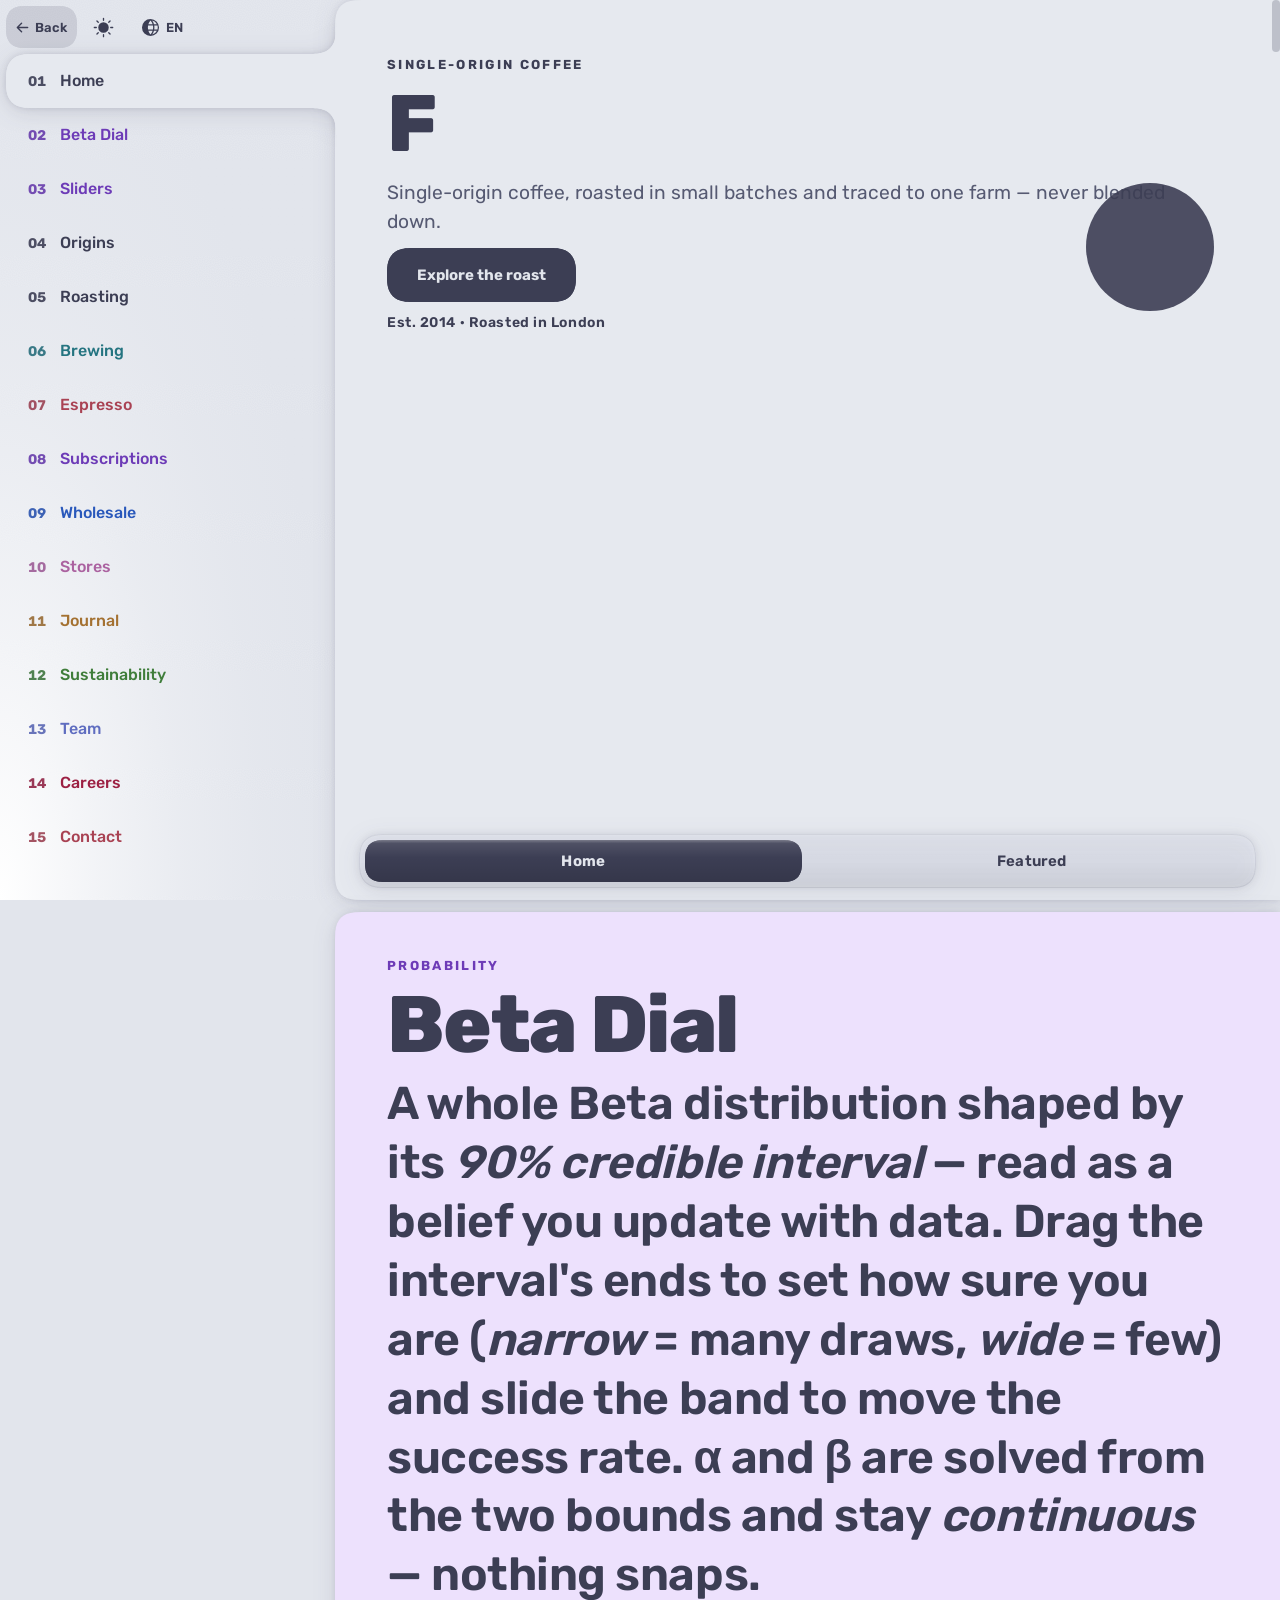
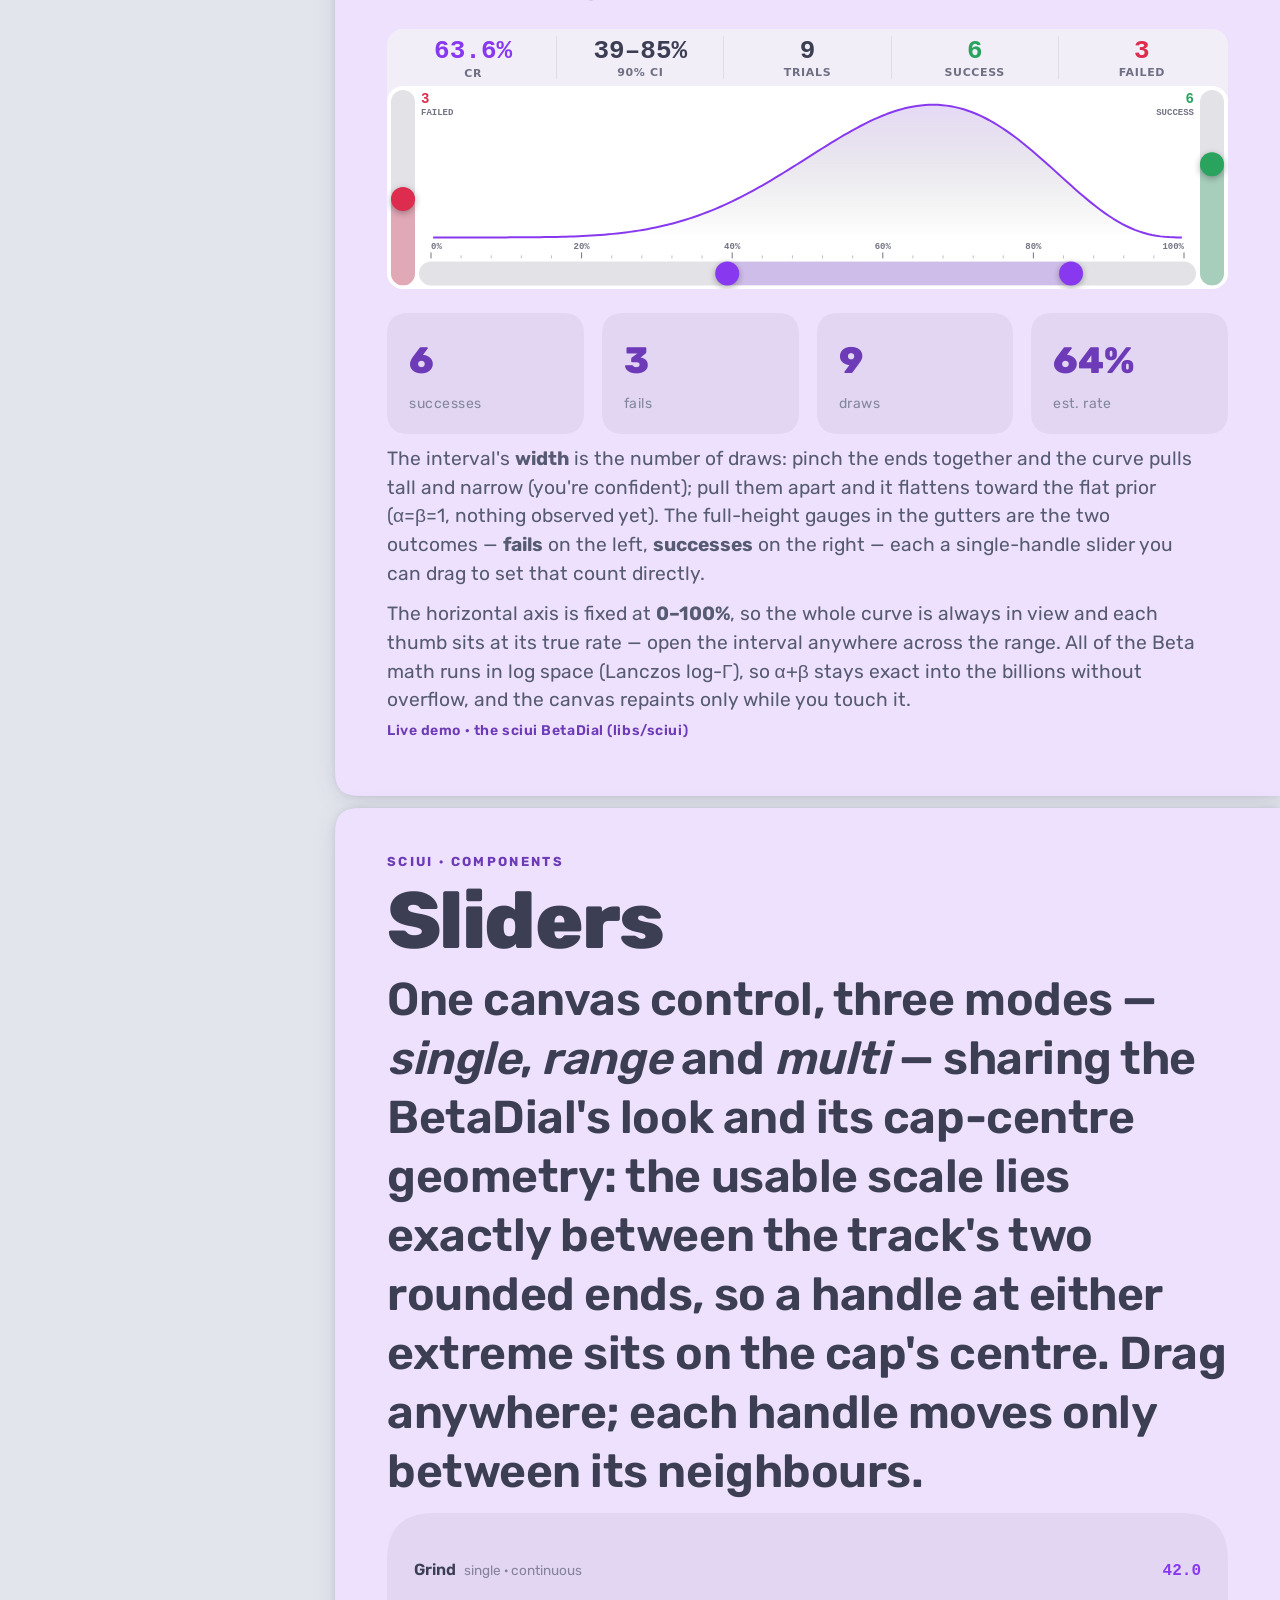
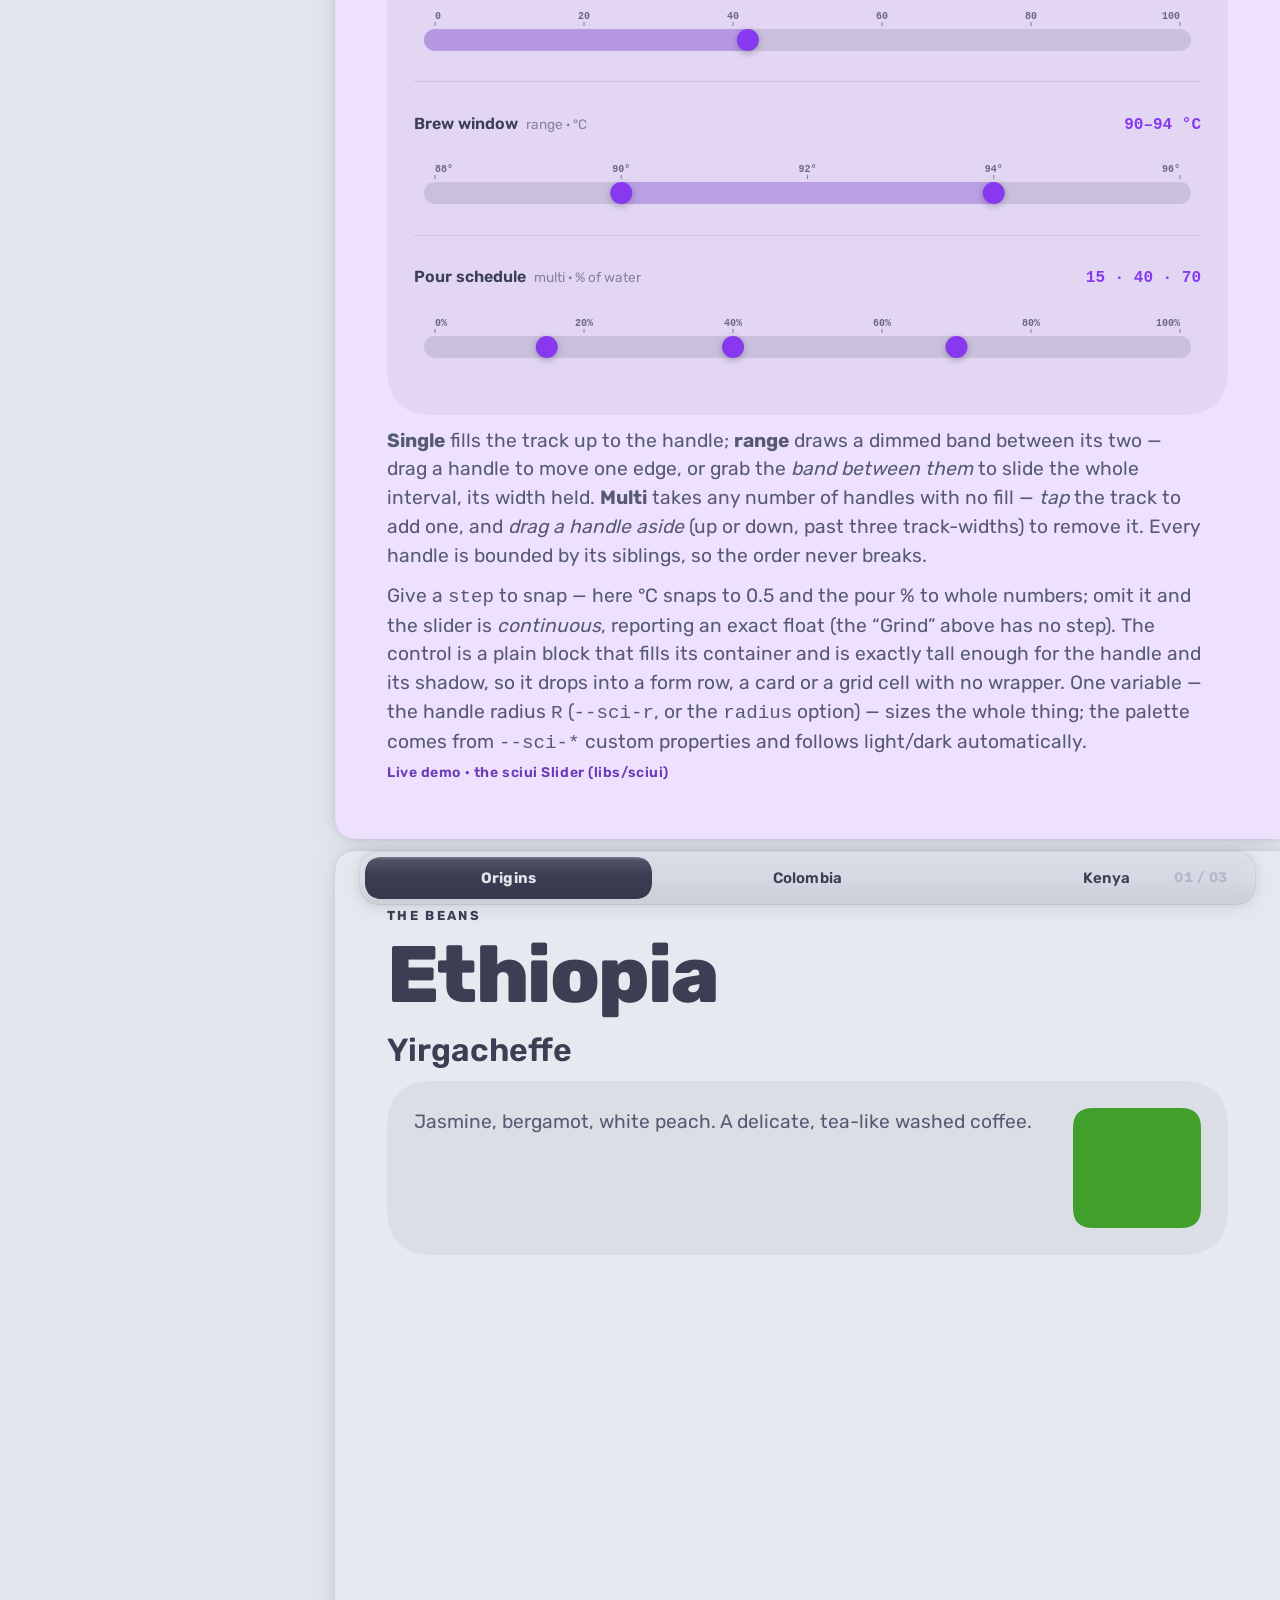
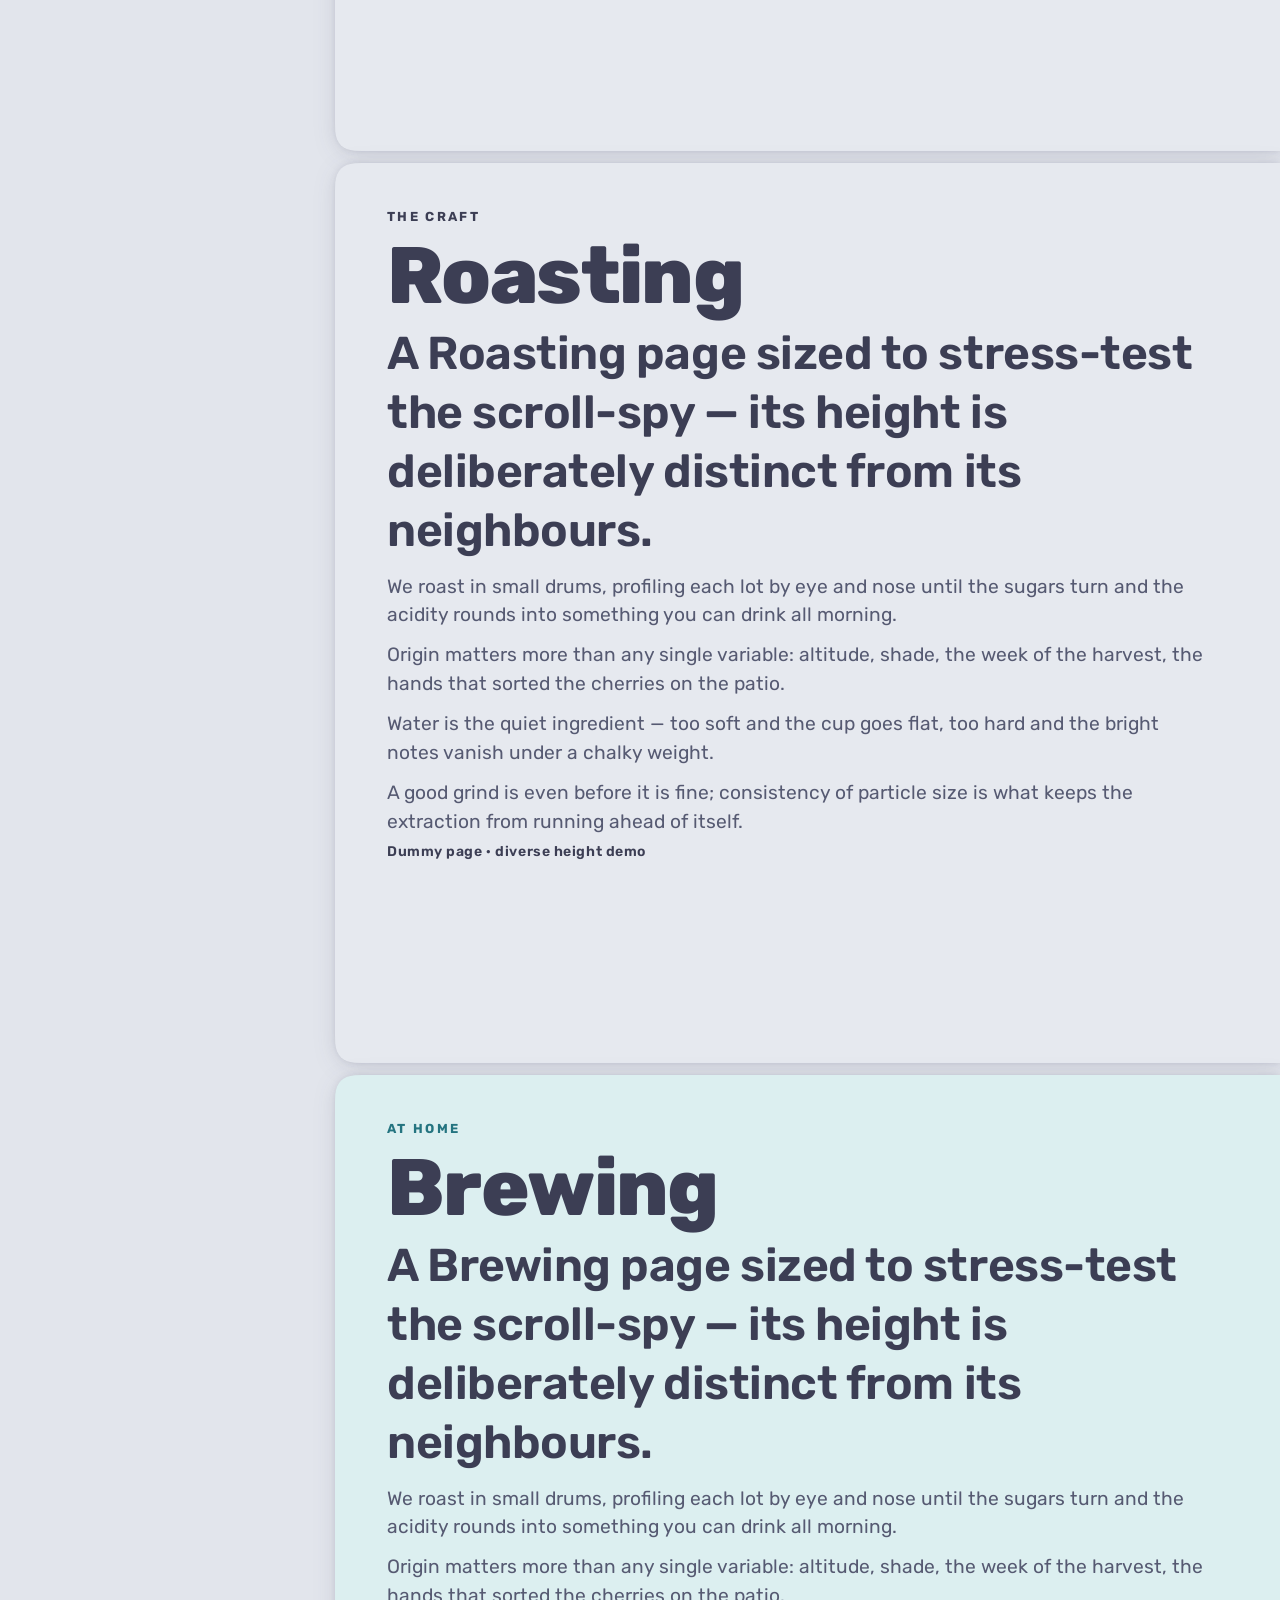
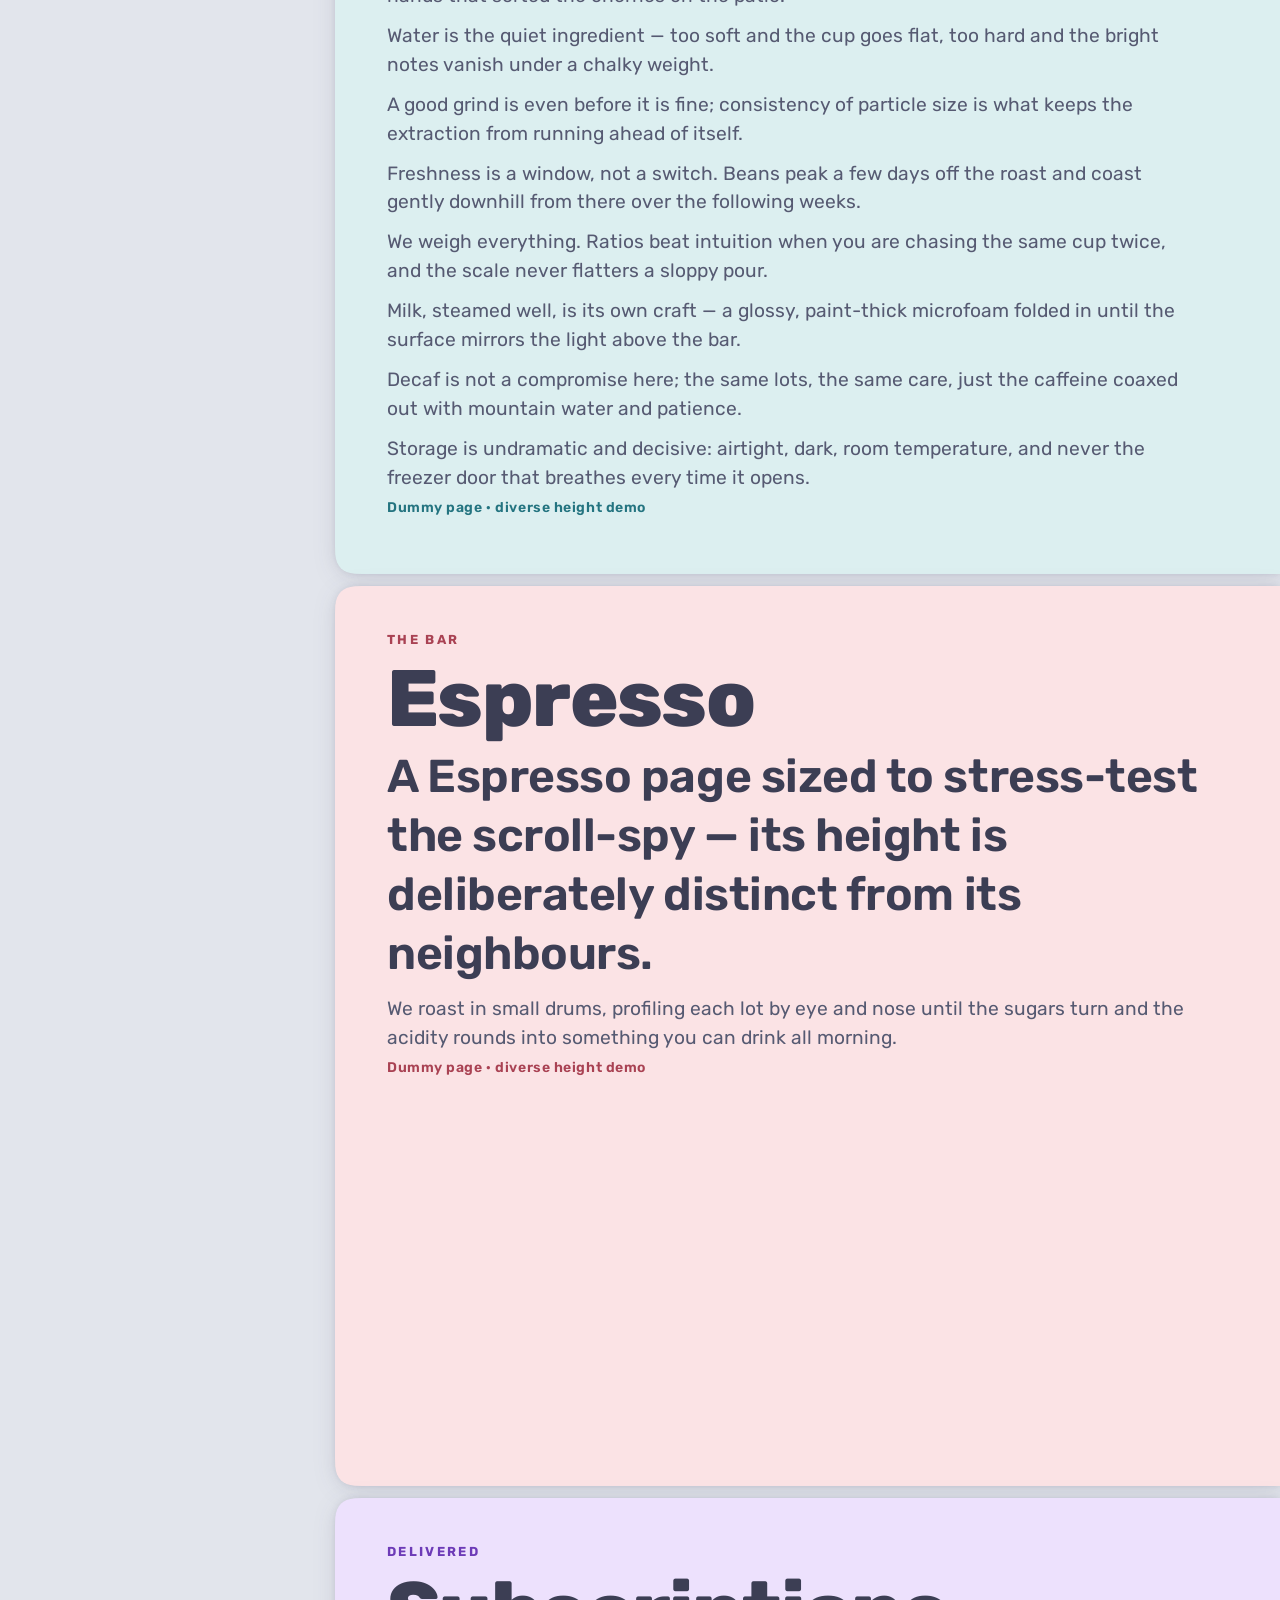
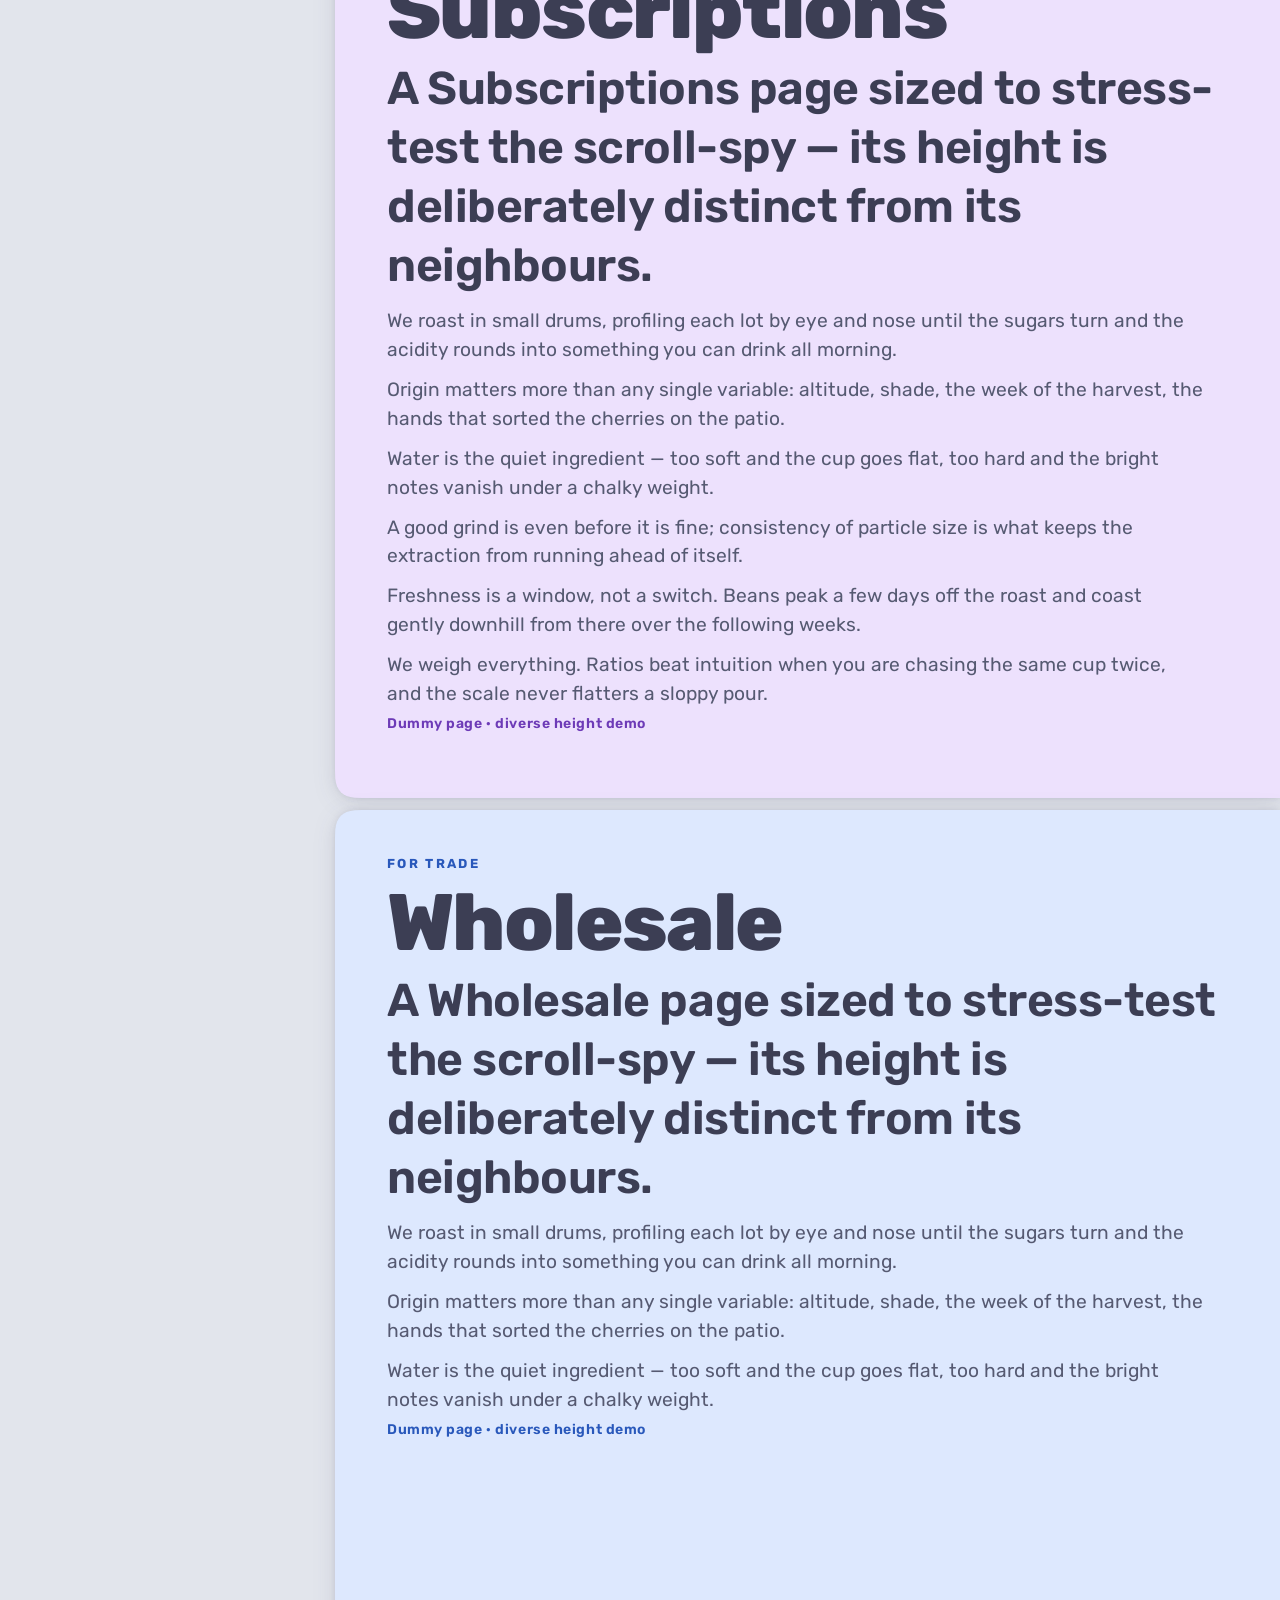
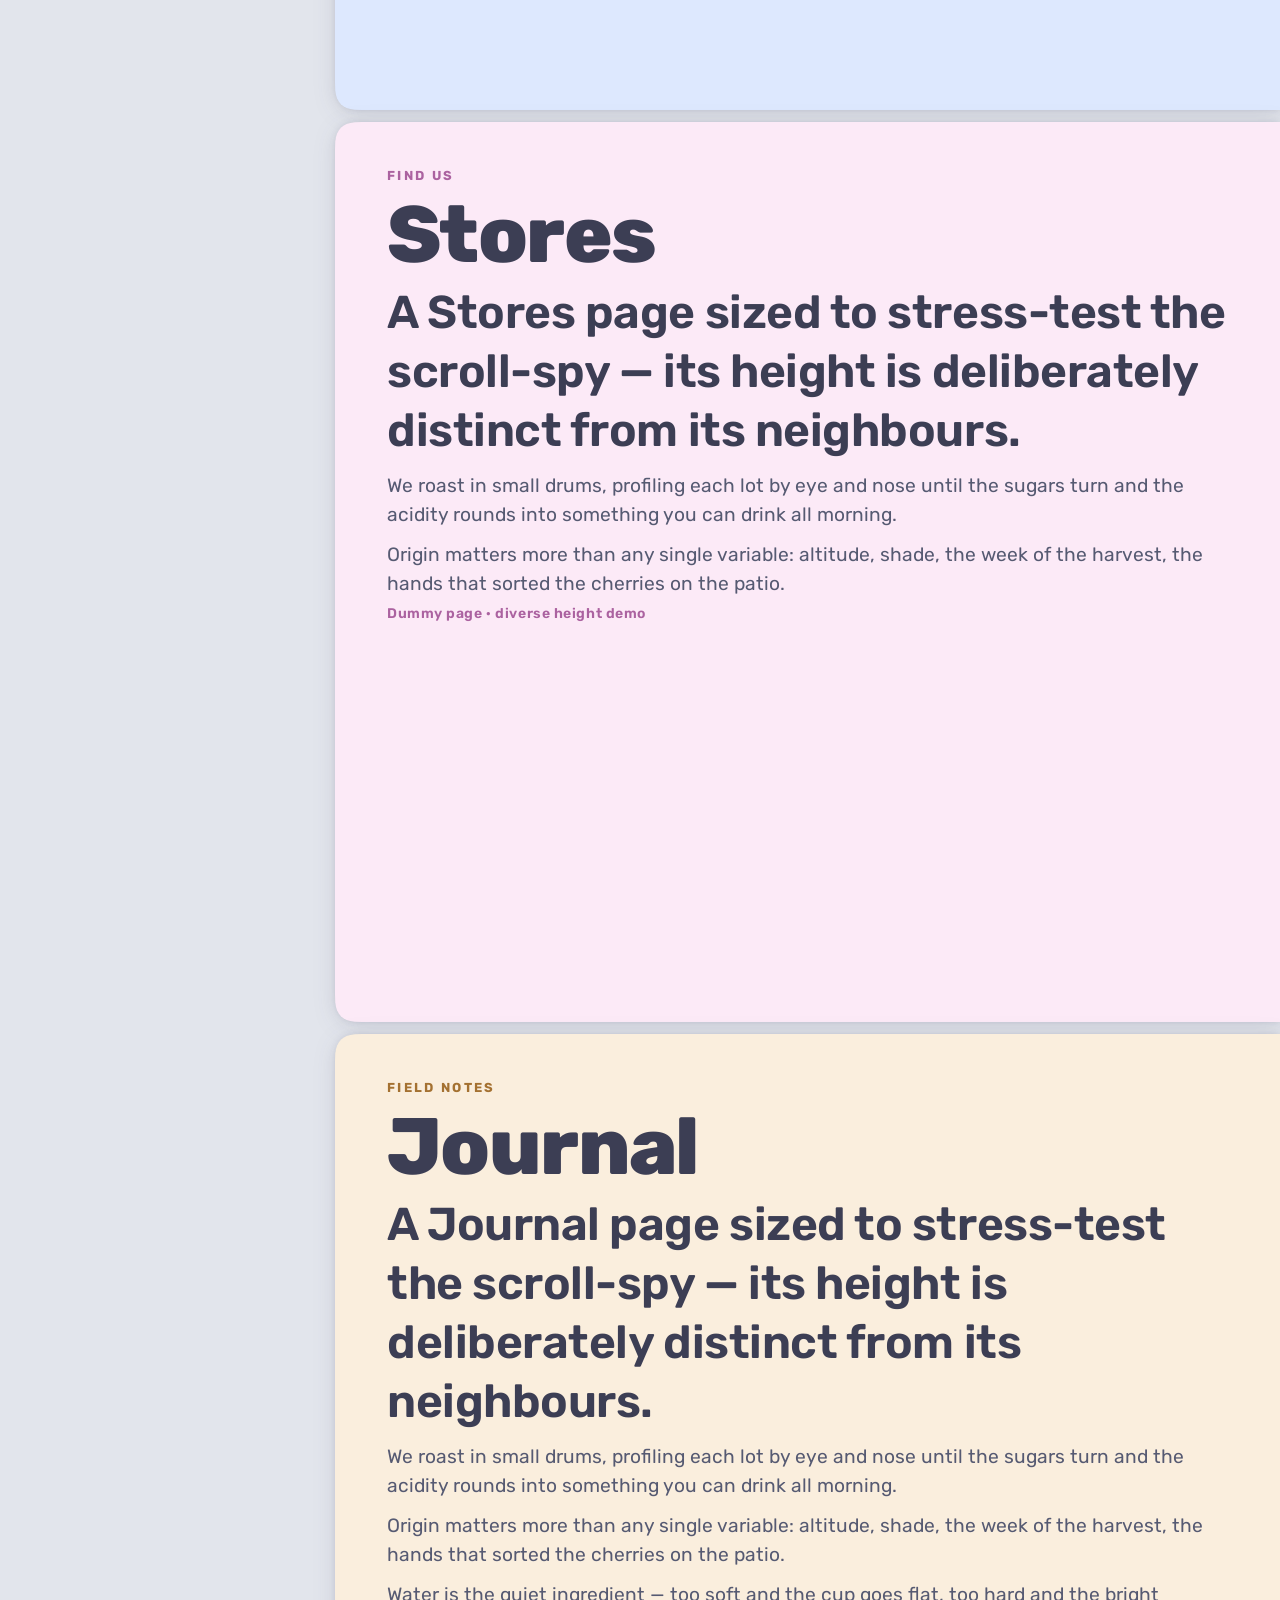
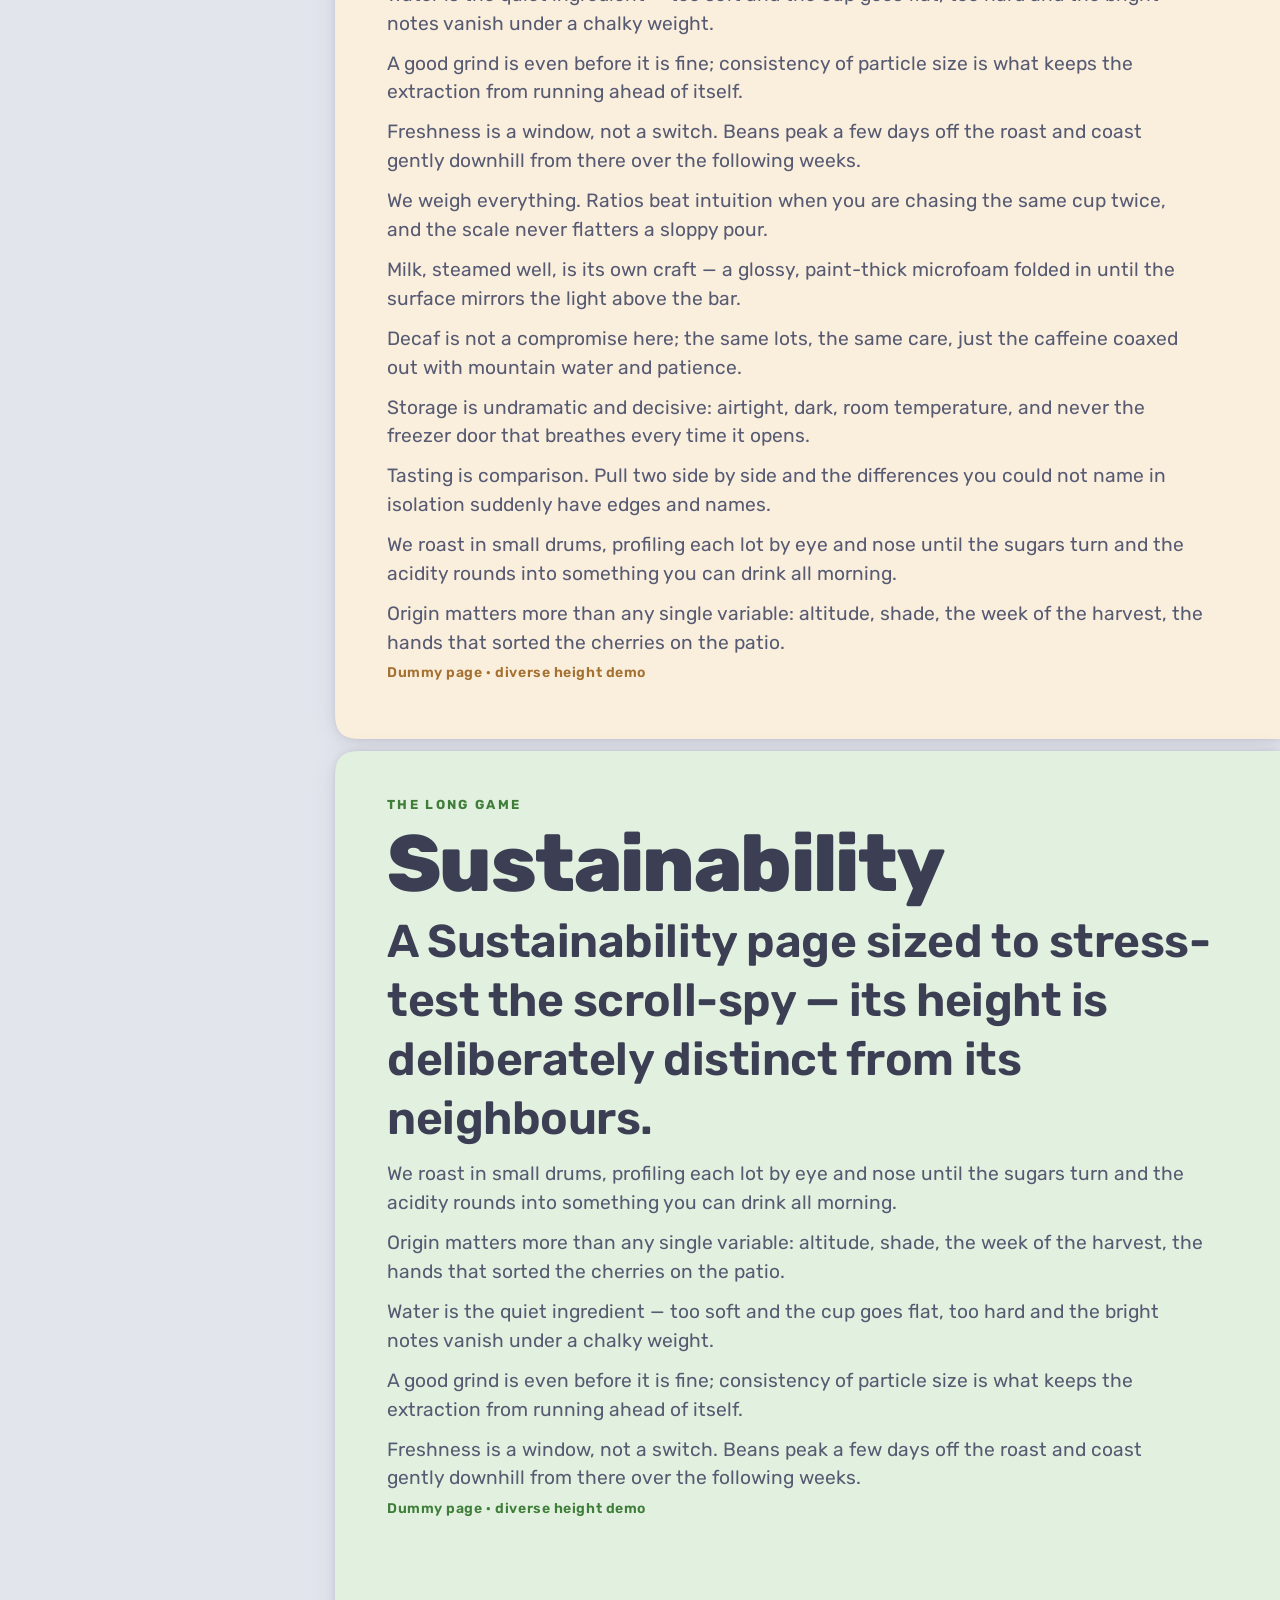
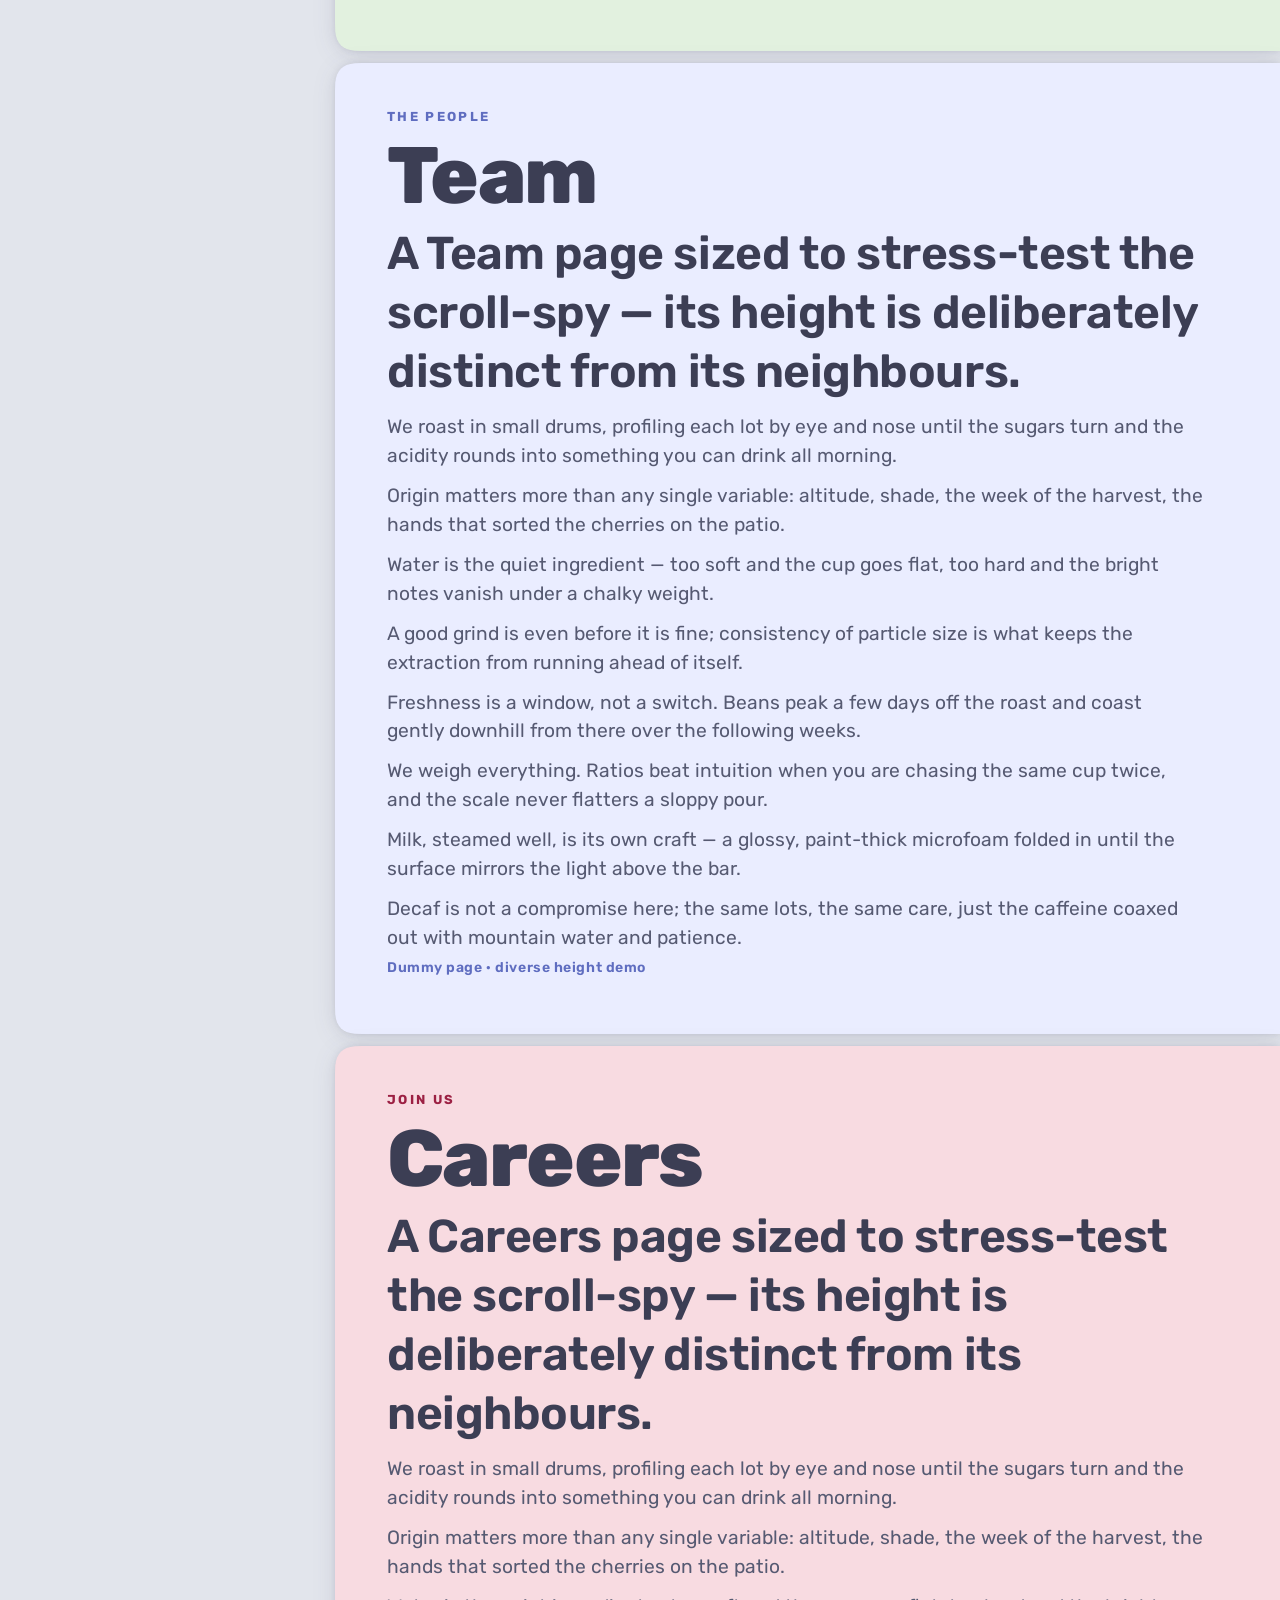
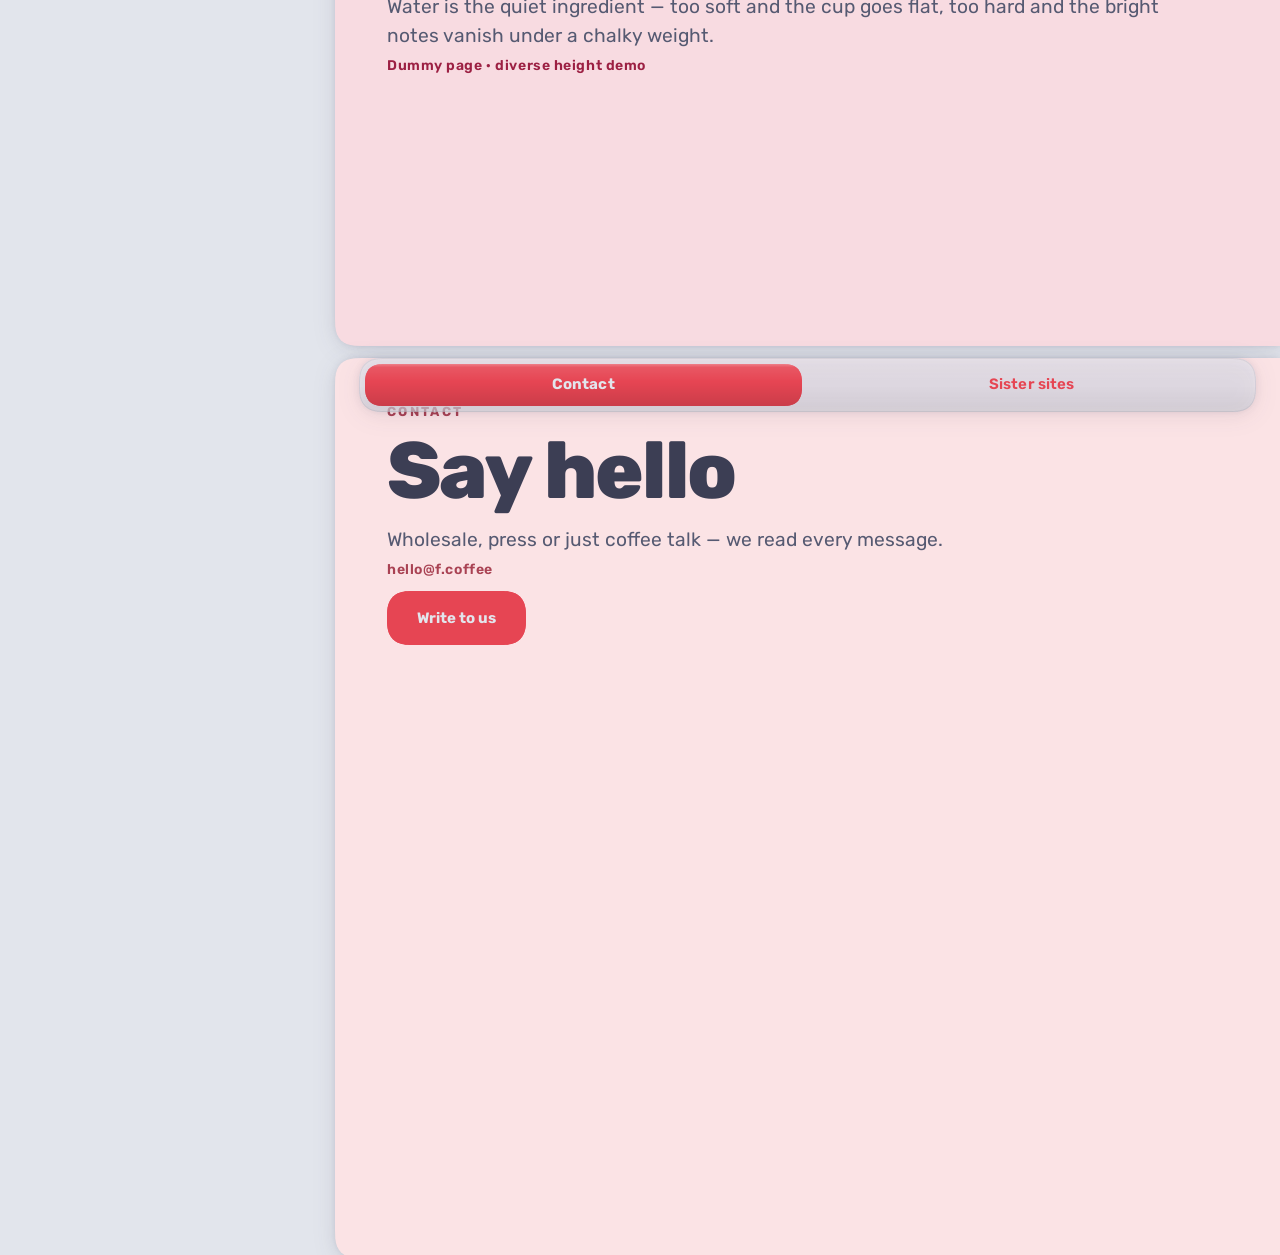
<file: coffee/index.html>
<!doctype html>
<html lang="en">
  <head>
    <style data-layer-order="" data-precedence="reset">@layer properties, theme, base, components, utilities, fish, sq, sciui;
</style>

    <meta charset="UTF-8" />
    <meta name="viewport" content="width=device-width, initial-scale=1.0, viewport-fit=cover" />
    <!-- Honest cross-scheme default for the sliver of paint before f-ish's CSS
         applies (`html:has(.fish[data-theme='dark'])`, tokens.css) pins the
         resolved theme — this meta only tells the browser both are supported,
         never forces one. -->
    <meta name="color-scheme" content="light dark" />
    <link rel="icon" href="/favicon.svg" type="image/svg+xml" />
    <!-- The site face (self-hosted Rubik; @font-face in src/index.css). Rubik is the ONE face
         for the whole bilingual site, so BOTH primary subsets are preloaded (owner, 2026-07-18):
         latin is on the critical path of the prerendered EN first paint, and cyrillic is preloaded
         too so an EN→RU switch never waits on a lazy unicode-range fetch (a ~15KB one-time cost,
         cached, deliberately paid so no reader ever sees a font flash). With `font-display: block`
         (index.css) the preloaded font paints straight into Rubik — no fallback frame. The two
         -ext subsets stay demand-loaded (rare glyphs; block keeps them flash-free too). -->
    <link rel="preload" href="/fonts/rubik-latin.woff2" as="font" type="font/woff2" crossorigin />
    <link rel="preload" href="/fonts/rubik-cyrillic.woff2" as="font" type="font/woff2" crossorigin />
    <title>F — Coffee Roasters</title>
    <meta name="description" content="Single-origin coffee roasted in small batches across London, Lisbon and Copenhagen." />
    <link rel="canonical" href="https://0px.pw/coffee" />
    <meta name="theme-color" media="(prefers-color-scheme: light)" content="#e2e5ec" />
    <meta name="theme-color" media="(prefers-color-scheme: dark)" content="#11111b" />
    <meta name="robots" content="index, follow, max-image-preview:large" />
    <meta property="og:type" content="website" />
    <meta property="og:site_name" content="Andrey Porozhnetov" />
    <meta property="og:title" content="F — Coffee Roasters" />
    <meta property="og:description" content="Single-origin coffee roasted in small batches across London, Lisbon and Copenhagen." />
    <meta property="og:url" content="https://0px.pw/coffee" />
    <meta property="og:image" content="https://0px.pw/og.png" />
    <meta property="og:image:width" content="1200" />
    <meta property="og:image:height" content="630" />
    <meta property="og:image:type" content="image/png" />
    <meta property="og:image:alt" content="F — Coffee Roasters" />
    <meta property="og:locale" content="en" />
    <meta name="twitter:card" content="summary_large_image" />
    <meta name="twitter:title" content="F — Coffee Roasters" />
    <meta name="twitter:description" content="Single-origin coffee roasted in small batches across London, Lisbon and Copenhagen." />
    <meta name="twitter:image" content="https://0px.pw/og.png" />
    <link rel="sitemap" type="application/xml" href="/sitemap.xml" />
    <script type="application/ld+json">{"@context":"https://schema.org","@graph":[{"@type":"WebSite","@id":"https://0px.pw/#website","name":"Andrey Porozhnetov","url":"https://0px.pw/","inLanguage":"en"},{"@type":"CollectionPage","@id":"https://0px.pw/coffee#webpage","url":"https://0px.pw/coffee","name":"F — Coffee Roasters","description":"Single-origin coffee roasted in small batches across London, Lisbon and Copenhagen.","isPartOf":{"@id":"https://0px.pw/#website"},"inLanguage":"en","primaryImageOfPage":"https://0px.pw/og.png"},{"@type":"ItemList","name":"F — Coffee Roasters — sections","itemListElement":[{"@type":"ListItem","position":1,"name":"Home","url":"https://0px.pw/coffee#home"},{"@type":"ListItem","position":2,"name":"Beta Dial","url":"https://0px.pw/coffee#beta"},{"@type":"ListItem","position":3,"name":"Sliders","url":"https://0px.pw/coffee#sliders"},{"@type":"ListItem","position":4,"name":"Origins","url":"https://0px.pw/coffee#origins"},{"@type":"ListItem","position":5,"name":"Roasting","url":"https://0px.pw/coffee#roasting"},{"@type":"ListItem","position":6,"name":"Brewing","url":"https://0px.pw/coffee#brewing"},{"@type":"ListItem","position":7,"name":"Espresso","url":"https://0px.pw/coffee#espresso"},{"@type":"ListItem","position":8,"name":"Subscriptions","url":"https://0px.pw/coffee#subscribe"},{"@type":"ListItem","position":9,"name":"Wholesale","url":"https://0px.pw/coffee#wholesale"},{"@type":"ListItem","position":10,"name":"Stores","url":"https://0px.pw/coffee#stores"},{"@type":"ListItem","position":11,"name":"Journal","url":"https://0px.pw/coffee#journal"},{"@type":"ListItem","position":12,"name":"Sustainability","url":"https://0px.pw/coffee#sustain"},{"@type":"ListItem","position":13,"name":"Team","url":"https://0px.pw/coffee#team"},{"@type":"ListItem","position":14,"name":"Careers","url":"https://0px.pw/coffee#careers"},{"@type":"ListItem","position":15,"name":"Contact","url":"https://0px.pw/coffee#contact"}]}]}</script>
    <script type="module" crossorigin src="/assets/index-DURj8KI8.js"></script>
    <link rel="stylesheet" crossorigin href="/assets/style-Br7dK562.css">
  </head>
  <body>
    <div id="root"><style data-precedence="medium" data-href="sq-2.8284">@layer sq{.sq[data-sq-n="2.8284"] > .sq-skin > .sq-fill{--sq-fe:calc(100% - var(--sq-lift));clip-path:polygon(calc(var(--sq-lift)) calc(var(--sq-lift) + var(--sq-tl-c)),calc(var(--sq-lift) + .0087*var(--sq-tl-c)) calc(var(--sq-lift) + .7307*var(--sq-tl-c)),calc(var(--sq-lift) + .0349*var(--sq-tl-c)) calc(var(--sq-lift) + .5641*var(--sq-tl-c)),calc(var(--sq-lift) + .0784*var(--sq-tl-c)) calc(var(--sq-lift) + .4279*var(--sq-tl-c)),calc(var(--sq-lift) + .1392*var(--sq-tl-c)) calc(var(--sq-lift) + .3132*var(--sq-tl-c)),calc(var(--sq-lift) + .2173*var(--sq-tl-c)) calc(var(--sq-lift) + .2173*var(--sq-tl-c)),calc(var(--sq-lift) + .3132*var(--sq-tl-c)) calc(var(--sq-lift) + .1392*var(--sq-tl-c)),calc(var(--sq-lift) + .4279*var(--sq-tl-c)) calc(var(--sq-lift) + .0784*var(--sq-tl-c)),calc(var(--sq-lift) + .5641*var(--sq-tl-c)) calc(var(--sq-lift) + .0349*var(--sq-tl-c)),calc(var(--sq-lift) + .7307*var(--sq-tl-c)) calc(var(--sq-lift) + .0087*var(--sq-tl-c)),calc(var(--sq-lift) + var(--sq-tl-c)) calc(var(--sq-lift)),calc(var(--sq-fe) - var(--sq-tr-c)) calc(var(--sq-lift)),calc(var(--sq-fe) - .7307*var(--sq-tr-c)) calc(var(--sq-lift) + .0087*var(--sq-tr-c)),calc(var(--sq-fe) - .5641*var(--sq-tr-c)) calc(var(--sq-lift) + .0349*var(--sq-tr-c)),calc(var(--sq-fe) - .4279*var(--sq-tr-c)) calc(var(--sq-lift) + .0784*var(--sq-tr-c)),calc(var(--sq-fe) - .3132*var(--sq-tr-c)) calc(var(--sq-lift) + .1392*var(--sq-tr-c)),calc(var(--sq-fe) - .2173*var(--sq-tr-c)) calc(var(--sq-lift) + .2173*var(--sq-tr-c)),calc(var(--sq-fe) - .1392*var(--sq-tr-c)) calc(var(--sq-lift) + .3132*var(--sq-tr-c)),calc(var(--sq-fe) - .0784*var(--sq-tr-c)) calc(var(--sq-lift) + .4279*var(--sq-tr-c)),calc(var(--sq-fe) - .0349*var(--sq-tr-c)) calc(var(--sq-lift) + .5641*var(--sq-tr-c)),calc(var(--sq-fe) - .0087*var(--sq-tr-c)) calc(var(--sq-lift) + .7307*var(--sq-tr-c)),calc(var(--sq-fe)) calc(var(--sq-lift) + var(--sq-tr-c)),calc(var(--sq-fe)) calc(var(--sq-fe) - var(--sq-br-c)),calc(var(--sq-fe) - .0087*var(--sq-br-c)) calc(var(--sq-fe) - .7307*var(--sq-br-c)),calc(var(--sq-fe) - .0349*var(--sq-br-c)) calc(var(--sq-fe) - .5641*var(--sq-br-c)),calc(var(--sq-fe) - .0784*var(--sq-br-c)) calc(var(--sq-fe) - .4279*var(--sq-br-c)),calc(var(--sq-fe) - .1392*var(--sq-br-c)) calc(var(--sq-fe) - .3132*var(--sq-br-c)),calc(var(--sq-fe) - .2173*var(--sq-br-c)) calc(var(--sq-fe) - .2173*var(--sq-br-c)),calc(var(--sq-fe) - .3132*var(--sq-br-c)) calc(var(--sq-fe) - .1392*var(--sq-br-c)),calc(var(--sq-fe) - .4279*var(--sq-br-c)) calc(var(--sq-fe) - .0784*var(--sq-br-c)),calc(var(--sq-fe) - .5641*var(--sq-br-c)) calc(var(--sq-fe) - .0349*var(--sq-br-c)),calc(var(--sq-fe) - .7307*var(--sq-br-c)) calc(var(--sq-fe) - .0087*var(--sq-br-c)),calc(var(--sq-fe) - var(--sq-br-c)) calc(var(--sq-fe)),calc(var(--sq-lift) + var(--sq-bl-c)) calc(var(--sq-fe)),calc(var(--sq-lift) + .7307*var(--sq-bl-c)) calc(var(--sq-fe) - .0087*var(--sq-bl-c)),calc(var(--sq-lift) + .5641*var(--sq-bl-c)) calc(var(--sq-fe) - .0349*var(--sq-bl-c)),calc(var(--sq-lift) + .4279*var(--sq-bl-c)) calc(var(--sq-fe) - .0784*var(--sq-bl-c)),calc(var(--sq-lift) + .3132*var(--sq-bl-c)) calc(var(--sq-fe) - .1392*var(--sq-bl-c)),calc(var(--sq-lift) + .2173*var(--sq-bl-c)) calc(var(--sq-fe) - .2173*var(--sq-bl-c)),calc(var(--sq-lift) + .1392*var(--sq-bl-c)) calc(var(--sq-fe) - .3132*var(--sq-bl-c)),calc(var(--sq-lift) + .0784*var(--sq-bl-c)) calc(var(--sq-fe) - .4279*var(--sq-bl-c)),calc(var(--sq-lift) + .0349*var(--sq-bl-c)) calc(var(--sq-fe) - .5641*var(--sq-bl-c)),calc(var(--sq-lift) + .0087*var(--sq-bl-c)) calc(var(--sq-fe) - .7307*var(--sq-bl-c)),calc(var(--sq-lift)) calc(var(--sq-fe) - var(--sq-bl-c)))}@supports not (corner-shape:superellipse(1.5)){.sq[data-sq-n="2.8284"] > .sq-crop{clip-path:polygon(calc(0px) calc(0px + var(--sq-tl-c)),calc(0px + .0087*var(--sq-tl-c)) calc(0px + .7307*var(--sq-tl-c)),calc(0px + .0349*var(--sq-tl-c)) calc(0px + .5641*var(--sq-tl-c)),calc(0px + .0784*var(--sq-tl-c)) calc(0px + .4279*var(--sq-tl-c)),calc(0px + .1392*var(--sq-tl-c)) calc(0px + .3132*var(--sq-tl-c)),calc(0px + .2173*var(--sq-tl-c)) calc(0px + .2173*var(--sq-tl-c)),calc(0px + .3132*var(--sq-tl-c)) calc(0px + .1392*var(--sq-tl-c)),calc(0px + .4279*var(--sq-tl-c)) calc(0px + .0784*var(--sq-tl-c)),calc(0px + .5641*var(--sq-tl-c)) calc(0px + .0349*var(--sq-tl-c)),calc(0px + .7307*var(--sq-tl-c)) calc(0px + .0087*var(--sq-tl-c)),calc(0px + var(--sq-tl-c)) calc(0px),calc(round(down, 100%, var(--sq-u)) - var(--sq-tr-c)) calc(0px),calc(round(down, 100%, var(--sq-u)) - .7307*var(--sq-tr-c)) calc(0px + .0087*var(--sq-tr-c)),calc(round(down, 100%, var(--sq-u)) - .5641*var(--sq-tr-c)) calc(0px + .0349*var(--sq-tr-c)),calc(round(down, 100%, var(--sq-u)) - .4279*var(--sq-tr-c)) calc(0px + .0784*var(--sq-tr-c)),calc(round(down, 100%, var(--sq-u)) - .3132*var(--sq-tr-c)) calc(0px + .1392*var(--sq-tr-c)),calc(round(down, 100%, var(--sq-u)) - .2173*var(--sq-tr-c)) calc(0px + .2173*var(--sq-tr-c)),calc(round(down, 100%, var(--sq-u)) - .1392*var(--sq-tr-c)) calc(0px + .3132*var(--sq-tr-c)),calc(round(down, 100%, var(--sq-u)) - .0784*var(--sq-tr-c)) calc(0px + .4279*var(--sq-tr-c)),calc(round(down, 100%, var(--sq-u)) - .0349*var(--sq-tr-c)) calc(0px + .5641*var(--sq-tr-c)),calc(round(down, 100%, var(--sq-u)) - .0087*var(--sq-tr-c)) calc(0px + .7307*var(--sq-tr-c)),calc(round(down, 100%, var(--sq-u))) calc(0px + var(--sq-tr-c)),calc(round(down, 100%, var(--sq-u))) calc(round(down, 100%, var(--sq-u)) - var(--sq-br-c)),calc(round(down, 100%, var(--sq-u)) - .0087*var(--sq-br-c)) calc(round(down, 100%, var(--sq-u)) - .7307*var(--sq-br-c)),calc(round(down, 100%, var(--sq-u)) - .0349*var(--sq-br-c)) calc(round(down, 100%, var(--sq-u)) - .5641*var(--sq-br-c)),calc(round(down, 100%, var(--sq-u)) - .0784*var(--sq-br-c)) calc(round(down, 100%, var(--sq-u)) - .4279*var(--sq-br-c)),calc(round(down, 100%, var(--sq-u)) - .1392*var(--sq-br-c)) calc(round(down, 100%, var(--sq-u)) - .3132*var(--sq-br-c)),calc(round(down, 100%, var(--sq-u)) - .2173*var(--sq-br-c)) calc(round(down, 100%, var(--sq-u)) - .2173*var(--sq-br-c)),calc(round(down, 100%, var(--sq-u)) - .3132*var(--sq-br-c)) calc(round(down, 100%, var(--sq-u)) - .1392*var(--sq-br-c)),calc(round(down, 100%, var(--sq-u)) - .4279*var(--sq-br-c)) calc(round(down, 100%, var(--sq-u)) - .0784*var(--sq-br-c)),calc(round(down, 100%, var(--sq-u)) - .5641*var(--sq-br-c)) calc(round(down, 100%, var(--sq-u)) - .0349*var(--sq-br-c)),calc(round(down, 100%, var(--sq-u)) - .7307*var(--sq-br-c)) calc(round(down, 100%, var(--sq-u)) - .0087*var(--sq-br-c)),calc(round(down, 100%, var(--sq-u)) - var(--sq-br-c)) calc(round(down, 100%, var(--sq-u))),calc(0px + var(--sq-bl-c)) calc(round(down, 100%, var(--sq-u))),calc(0px + .7307*var(--sq-bl-c)) calc(round(down, 100%, var(--sq-u)) - .0087*var(--sq-bl-c)),calc(0px + .5641*var(--sq-bl-c)) calc(round(down, 100%, var(--sq-u)) - .0349*var(--sq-bl-c)),calc(0px + .4279*var(--sq-bl-c)) calc(round(down, 100%, var(--sq-u)) - .0784*var(--sq-bl-c)),calc(0px + .3132*var(--sq-bl-c)) calc(round(down, 100%, var(--sq-u)) - .1392*var(--sq-bl-c)),calc(0px + .2173*var(--sq-bl-c)) calc(round(down, 100%, var(--sq-u)) - .2173*var(--sq-bl-c)),calc(0px + .1392*var(--sq-bl-c)) calc(round(down, 100%, var(--sq-u)) - .3132*var(--sq-bl-c)),calc(0px + .0784*var(--sq-bl-c)) calc(round(down, 100%, var(--sq-u)) - .4279*var(--sq-bl-c)),calc(0px + .0349*var(--sq-bl-c)) calc(round(down, 100%, var(--sq-u)) - .5641*var(--sq-bl-c)),calc(0px + .0087*var(--sq-bl-c)) calc(round(down, 100%, var(--sq-u)) - .7307*var(--sq-bl-c)),calc(0px) calc(round(down, 100%, var(--sq-u)) - var(--sq-bl-c)))}}.sq[data-sq-n="2.8284"][data-sq-fallback] > .sq-crop,.sq[data-sq-n="2.8284"][data-sq-weld][data-sq-rim] > .sq-crop,.sq[data-sq-n="2.8284"][data-sq-weld][data-sq-shadow] > .sq-crop{clip-path:polygon(calc(0px) calc(0px + var(--sq-tl-c)),calc(0px + .0087*var(--sq-tl-c)) calc(0px + .7307*var(--sq-tl-c)),calc(0px + .0349*var(--sq-tl-c)) calc(0px + .5641*var(--sq-tl-c)),calc(0px + .0784*var(--sq-tl-c)) calc(0px + .4279*var(--sq-tl-c)),calc(0px + .1392*var(--sq-tl-c)) calc(0px + .3132*var(--sq-tl-c)),calc(0px + .2173*var(--sq-tl-c)) calc(0px + .2173*var(--sq-tl-c)),calc(0px + .3132*var(--sq-tl-c)) calc(0px + .1392*var(--sq-tl-c)),calc(0px + .4279*var(--sq-tl-c)) calc(0px + .0784*var(--sq-tl-c)),calc(0px + .5641*var(--sq-tl-c)) calc(0px + .0349*var(--sq-tl-c)),calc(0px + .7307*var(--sq-tl-c)) calc(0px + .0087*var(--sq-tl-c)),calc(0px + var(--sq-tl-c)) calc(0px),calc(round(down, 100%, var(--sq-u)) - var(--sq-tr-c)) calc(0px),calc(round(down, 100%, var(--sq-u)) - .7307*var(--sq-tr-c)) calc(0px + .0087*var(--sq-tr-c)),calc(round(down, 100%, var(--sq-u)) - .5641*var(--sq-tr-c)) calc(0px + .0349*var(--sq-tr-c)),calc(round(down, 100%, var(--sq-u)) - .4279*var(--sq-tr-c)) calc(0px + .0784*var(--sq-tr-c)),calc(round(down, 100%, var(--sq-u)) - .3132*var(--sq-tr-c)) calc(0px + .1392*var(--sq-tr-c)),calc(round(down, 100%, var(--sq-u)) - .2173*var(--sq-tr-c)) calc(0px + .2173*var(--sq-tr-c)),calc(round(down, 100%, var(--sq-u)) - .1392*var(--sq-tr-c)) calc(0px + .3132*var(--sq-tr-c)),calc(round(down, 100%, var(--sq-u)) - .0784*var(--sq-tr-c)) calc(0px + .4279*var(--sq-tr-c)),calc(round(down, 100%, var(--sq-u)) - .0349*var(--sq-tr-c)) calc(0px + .5641*var(--sq-tr-c)),calc(round(down, 100%, var(--sq-u)) - .0087*var(--sq-tr-c)) calc(0px + .7307*var(--sq-tr-c)),calc(round(down, 100%, var(--sq-u))) calc(0px + var(--sq-tr-c)),calc(round(down, 100%, var(--sq-u))) calc(round(down, 100%, var(--sq-u)) - var(--sq-br-c)),calc(round(down, 100%, var(--sq-u)) - .0087*var(--sq-br-c)) calc(round(down, 100%, var(--sq-u)) - .7307*var(--sq-br-c)),calc(round(down, 100%, var(--sq-u)) - .0349*var(--sq-br-c)) calc(round(down, 100%, var(--sq-u)) - .5641*var(--sq-br-c)),calc(round(down, 100%, var(--sq-u)) - .0784*var(--sq-br-c)) calc(round(down, 100%, var(--sq-u)) - .4279*var(--sq-br-c)),calc(round(down, 100%, var(--sq-u)) - .1392*var(--sq-br-c)) calc(round(down, 100%, var(--sq-u)) - .3132*var(--sq-br-c)),calc(round(down, 100%, var(--sq-u)) - .2173*var(--sq-br-c)) calc(round(down, 100%, var(--sq-u)) - .2173*var(--sq-br-c)),calc(round(down, 100%, var(--sq-u)) - .3132*var(--sq-br-c)) calc(round(down, 100%, var(--sq-u)) - .1392*var(--sq-br-c)),calc(round(down, 100%, var(--sq-u)) - .4279*var(--sq-br-c)) calc(round(down, 100%, var(--sq-u)) - .0784*var(--sq-br-c)),calc(round(down, 100%, var(--sq-u)) - .5641*var(--sq-br-c)) calc(round(down, 100%, var(--sq-u)) - .0349*var(--sq-br-c)),calc(round(down, 100%, var(--sq-u)) - .7307*var(--sq-br-c)) calc(round(down, 100%, var(--sq-u)) - .0087*var(--sq-br-c)),calc(round(down, 100%, var(--sq-u)) - var(--sq-br-c)) calc(round(down, 100%, var(--sq-u))),calc(0px + var(--sq-bl-c)) calc(round(down, 100%, var(--sq-u))),calc(0px + .7307*var(--sq-bl-c)) calc(round(down, 100%, var(--sq-u)) - .0087*var(--sq-bl-c)),calc(0px + .5641*var(--sq-bl-c)) calc(round(down, 100%, var(--sq-u)) - .0349*var(--sq-bl-c)),calc(0px + .4279*var(--sq-bl-c)) calc(round(down, 100%, var(--sq-u)) - .0784*var(--sq-bl-c)),calc(0px + .3132*var(--sq-bl-c)) calc(round(down, 100%, var(--sq-u)) - .1392*var(--sq-bl-c)),calc(0px + .2173*var(--sq-bl-c)) calc(round(down, 100%, var(--sq-u)) - .2173*var(--sq-bl-c)),calc(0px + .1392*var(--sq-bl-c)) calc(round(down, 100%, var(--sq-u)) - .3132*var(--sq-bl-c)),calc(0px + .0784*var(--sq-bl-c)) calc(round(down, 100%, var(--sq-u)) - .4279*var(--sq-bl-c)),calc(0px + .0349*var(--sq-bl-c)) calc(round(down, 100%, var(--sq-u)) - .5641*var(--sq-bl-c)),calc(0px + .0087*var(--sq-bl-c)) calc(round(down, 100%, var(--sq-u)) - .7307*var(--sq-bl-c)),calc(0px) calc(round(down, 100%, var(--sq-u)) - var(--sq-bl-c)))}.sq[data-sq-n="2.8284"][data-sq-rim] > .sq-skin::after{--sq-fe:calc(100% - var(--sq-lift));clip-path:polygon(evenodd,calc(var(--sq-lift)) calc(var(--sq-lift) + var(--sq-tl-c)),calc(var(--sq-lift) + .0087*var(--sq-tl-c)) calc(var(--sq-lift) + .7307*var(--sq-tl-c)),calc(var(--sq-lift) + .0349*var(--sq-tl-c)) calc(var(--sq-lift) + .5641*var(--sq-tl-c)),calc(var(--sq-lift) + .0784*var(--sq-tl-c)) calc(var(--sq-lift) + .4279*var(--sq-tl-c)),calc(var(--sq-lift) + .1392*var(--sq-tl-c)) calc(var(--sq-lift) + .3132*var(--sq-tl-c)),calc(var(--sq-lift) + .2173*var(--sq-tl-c)) calc(var(--sq-lift) + .2173*var(--sq-tl-c)),calc(var(--sq-lift) + .3132*var(--sq-tl-c)) calc(var(--sq-lift) + .1392*var(--sq-tl-c)),calc(var(--sq-lift) + .4279*var(--sq-tl-c)) calc(var(--sq-lift) + .0784*var(--sq-tl-c)),calc(var(--sq-lift) + .5641*var(--sq-tl-c)) calc(var(--sq-lift) + .0349*var(--sq-tl-c)),calc(var(--sq-lift) + .7307*var(--sq-tl-c)) calc(var(--sq-lift) + .0087*var(--sq-tl-c)),calc(var(--sq-lift) + var(--sq-tl-c)) calc(var(--sq-lift)),calc(var(--sq-fe) - var(--sq-tr-c)) calc(var(--sq-lift)),calc(var(--sq-fe) - .7307*var(--sq-tr-c)) calc(var(--sq-lift) + .0087*var(--sq-tr-c)),calc(var(--sq-fe) - .5641*var(--sq-tr-c)) calc(var(--sq-lift) + .0349*var(--sq-tr-c)),calc(var(--sq-fe) - .4279*var(--sq-tr-c)) calc(var(--sq-lift) + .0784*var(--sq-tr-c)),calc(var(--sq-fe) - .3132*var(--sq-tr-c)) calc(var(--sq-lift) + .1392*var(--sq-tr-c)),calc(var(--sq-fe) - .2173*var(--sq-tr-c)) calc(var(--sq-lift) + .2173*var(--sq-tr-c)),calc(var(--sq-fe) - .1392*var(--sq-tr-c)) calc(var(--sq-lift) + .3132*var(--sq-tr-c)),calc(var(--sq-fe) - .0784*var(--sq-tr-c)) calc(var(--sq-lift) + .4279*var(--sq-tr-c)),calc(var(--sq-fe) - .0349*var(--sq-tr-c)) calc(var(--sq-lift) + .5641*var(--sq-tr-c)),calc(var(--sq-fe) - .0087*var(--sq-tr-c)) calc(var(--sq-lift) + .7307*var(--sq-tr-c)),calc(var(--sq-fe)) calc(var(--sq-lift) + var(--sq-tr-c)),calc(var(--sq-fe)) calc(var(--sq-fe) - var(--sq-br-c)),calc(var(--sq-fe) - .0087*var(--sq-br-c)) calc(var(--sq-fe) - .7307*var(--sq-br-c)),calc(var(--sq-fe) - .0349*var(--sq-br-c)) calc(var(--sq-fe) - .5641*var(--sq-br-c)),calc(var(--sq-fe) - .0784*var(--sq-br-c)) calc(var(--sq-fe) - .4279*var(--sq-br-c)),calc(var(--sq-fe) - .1392*var(--sq-br-c)) calc(var(--sq-fe) - .3132*var(--sq-br-c)),calc(var(--sq-fe) - .2173*var(--sq-br-c)) calc(var(--sq-fe) - .2173*var(--sq-br-c)),calc(var(--sq-fe) - .3132*var(--sq-br-c)) calc(var(--sq-fe) - .1392*var(--sq-br-c)),calc(var(--sq-fe) - .4279*var(--sq-br-c)) calc(var(--sq-fe) - .0784*var(--sq-br-c)),calc(var(--sq-fe) - .5641*var(--sq-br-c)) calc(var(--sq-fe) - .0349*var(--sq-br-c)),calc(var(--sq-fe) - .7307*var(--sq-br-c)) calc(var(--sq-fe) - .0087*var(--sq-br-c)),calc(var(--sq-fe) - var(--sq-br-c)) calc(var(--sq-fe)),calc(var(--sq-lift) + var(--sq-bl-c)) calc(var(--sq-fe)),calc(var(--sq-lift) + .7307*var(--sq-bl-c)) calc(var(--sq-fe) - .0087*var(--sq-bl-c)),calc(var(--sq-lift) + .5641*var(--sq-bl-c)) calc(var(--sq-fe) - .0349*var(--sq-bl-c)),calc(var(--sq-lift) + .4279*var(--sq-bl-c)) calc(var(--sq-fe) - .0784*var(--sq-bl-c)),calc(var(--sq-lift) + .3132*var(--sq-bl-c)) calc(var(--sq-fe) - .1392*var(--sq-bl-c)),calc(var(--sq-lift) + .2173*var(--sq-bl-c)) calc(var(--sq-fe) - .2173*var(--sq-bl-c)),calc(var(--sq-lift) + .1392*var(--sq-bl-c)) calc(var(--sq-fe) - .3132*var(--sq-bl-c)),calc(var(--sq-lift) + .0784*var(--sq-bl-c)) calc(var(--sq-fe) - .4279*var(--sq-bl-c)),calc(var(--sq-lift) + .0349*var(--sq-bl-c)) calc(var(--sq-fe) - .5641*var(--sq-bl-c)),calc(var(--sq-lift) + .0087*var(--sq-bl-c)) calc(var(--sq-fe) - .7307*var(--sq-bl-c)),calc(var(--sq-lift)) calc(var(--sq-fe) - var(--sq-bl-c)),calc(var(--sq-lift)) calc(var(--sq-lift) + var(--sq-tl-c)),calc(var(--sq-lift) + var(--sq-rim-l)) calc(var(--sq-lift) + var(--sq-tl-c)),calc(var(--sq-lift) + .0087*var(--sq-tl-c) + .9958*var(--sq-rim-l)) calc(var(--sq-lift) + .7307*var(--sq-tl-c) + .0919*var(--sq-rim-t)),calc(var(--sq-lift) + .0349*var(--sq-tl-c) + .9737*var(--sq-rim-l)) calc(var(--sq-lift) + .5641*var(--sq-tl-c) + .2276*var(--sq-rim-t)),calc(var(--sq-lift) + .0784*var(--sq-tl-c) + .9226*var(--sq-rim-l)) calc(var(--sq-lift) + .4279*var(--sq-tl-c) + .3858*var(--sq-rim-t)),calc(var(--sq-lift) + .1392*var(--sq-tl-c) + .834*var(--sq-rim-l)) calc(var(--sq-lift) + .3132*var(--sq-tl-c) + .5518*var(--sq-rim-t)),calc(var(--sq-lift) + .2173*var(--sq-tl-c) + .7071*var(--sq-rim-l)) calc(var(--sq-lift) + .2173*var(--sq-tl-c) + .7071*var(--sq-rim-t)),calc(var(--sq-lift) + .3132*var(--sq-tl-c) + .5518*var(--sq-rim-l)) calc(var(--sq-lift) + .1392*var(--sq-tl-c) + .834*var(--sq-rim-t)),calc(var(--sq-lift) + .4279*var(--sq-tl-c) + .3858*var(--sq-rim-l)) calc(var(--sq-lift) + .0784*var(--sq-tl-c) + .9226*var(--sq-rim-t)),calc(var(--sq-lift) + .5641*var(--sq-tl-c) + .2276*var(--sq-rim-l)) calc(var(--sq-lift) + .0349*var(--sq-tl-c) + .9737*var(--sq-rim-t)),calc(var(--sq-lift) + .7307*var(--sq-tl-c) + .0919*var(--sq-rim-l)) calc(var(--sq-lift) + .0087*var(--sq-tl-c) + .9958*var(--sq-rim-t)),calc(var(--sq-lift) + var(--sq-tl-c)) calc(var(--sq-lift) + var(--sq-rim-t)),calc(var(--sq-fe) - var(--sq-tr-c)) calc(var(--sq-lift) + var(--sq-rim-t)),calc(var(--sq-fe) - .7307*var(--sq-tr-c) - .0919*var(--sq-rim-r)) calc(var(--sq-lift) + .0087*var(--sq-tr-c) + .9958*var(--sq-rim-t)),calc(var(--sq-fe) - .5641*var(--sq-tr-c) - .2276*var(--sq-rim-r)) calc(var(--sq-lift) + .0349*var(--sq-tr-c) + .9737*var(--sq-rim-t)),calc(var(--sq-fe) - .4279*var(--sq-tr-c) - .3858*var(--sq-rim-r)) calc(var(--sq-lift) + .0784*var(--sq-tr-c) + .9226*var(--sq-rim-t)),calc(var(--sq-fe) - .3132*var(--sq-tr-c) - .5518*var(--sq-rim-r)) calc(var(--sq-lift) + .1392*var(--sq-tr-c) + .834*var(--sq-rim-t)),calc(var(--sq-fe) - .2173*var(--sq-tr-c) - .7071*var(--sq-rim-r)) calc(var(--sq-lift) + .2173*var(--sq-tr-c) + .7071*var(--sq-rim-t)),calc(var(--sq-fe) - .1392*var(--sq-tr-c) - .834*var(--sq-rim-r)) calc(var(--sq-lift) + .3132*var(--sq-tr-c) + .5518*var(--sq-rim-t)),calc(var(--sq-fe) - .0784*var(--sq-tr-c) - .9226*var(--sq-rim-r)) calc(var(--sq-lift) + .4279*var(--sq-tr-c) + .3858*var(--sq-rim-t)),calc(var(--sq-fe) - .0349*var(--sq-tr-c) - .9737*var(--sq-rim-r)) calc(var(--sq-lift) + .5641*var(--sq-tr-c) + .2276*var(--sq-rim-t)),calc(var(--sq-fe) - .0087*var(--sq-tr-c) - .9958*var(--sq-rim-r)) calc(var(--sq-lift) + .7307*var(--sq-tr-c) + .0919*var(--sq-rim-t)),calc(var(--sq-fe) - var(--sq-rim-r)) calc(var(--sq-lift) + var(--sq-tr-c)),calc(var(--sq-fe) - var(--sq-rim-r)) calc(var(--sq-fe) - var(--sq-br-c)),calc(var(--sq-fe) - .0087*var(--sq-br-c) - .9958*var(--sq-rim-r)) calc(var(--sq-fe) - .7307*var(--sq-br-c) - .0919*var(--sq-rim-b)),calc(var(--sq-fe) - .0349*var(--sq-br-c) - .9737*var(--sq-rim-r)) calc(var(--sq-fe) - .5641*var(--sq-br-c) - .2276*var(--sq-rim-b)),calc(var(--sq-fe) - .0784*var(--sq-br-c) - .9226*var(--sq-rim-r)) calc(var(--sq-fe) - .4279*var(--sq-br-c) - .3858*var(--sq-rim-b)),calc(var(--sq-fe) - .1392*var(--sq-br-c) - .834*var(--sq-rim-r)) calc(var(--sq-fe) - .3132*var(--sq-br-c) - .5518*var(--sq-rim-b)),calc(var(--sq-fe) - .2173*var(--sq-br-c) - .7071*var(--sq-rim-r)) calc(var(--sq-fe) - .2173*var(--sq-br-c) - .7071*var(--sq-rim-b)),calc(var(--sq-fe) - .3132*var(--sq-br-c) - .5518*var(--sq-rim-r)) calc(var(--sq-fe) - .1392*var(--sq-br-c) - .834*var(--sq-rim-b)),calc(var(--sq-fe) - .4279*var(--sq-br-c) - .3858*var(--sq-rim-r)) calc(var(--sq-fe) - .0784*var(--sq-br-c) - .9226*var(--sq-rim-b)),calc(var(--sq-fe) - .5641*var(--sq-br-c) - .2276*var(--sq-rim-r)) calc(var(--sq-fe) - .0349*var(--sq-br-c) - .9737*var(--sq-rim-b)),calc(var(--sq-fe) - .7307*var(--sq-br-c) - .0919*var(--sq-rim-r)) calc(var(--sq-fe) - .0087*var(--sq-br-c) - .9958*var(--sq-rim-b)),calc(var(--sq-fe) - var(--sq-br-c)) calc(var(--sq-fe) - var(--sq-rim-b)),calc(var(--sq-lift) + var(--sq-bl-c)) calc(var(--sq-fe) - var(--sq-rim-b)),calc(var(--sq-lift) + .7307*var(--sq-bl-c) + .0919*var(--sq-rim-l)) calc(var(--sq-fe) - .0087*var(--sq-bl-c) - .9958*var(--sq-rim-b)),calc(var(--sq-lift) + .5641*var(--sq-bl-c) + .2276*var(--sq-rim-l)) calc(var(--sq-fe) - .0349*var(--sq-bl-c) - .9737*var(--sq-rim-b)),calc(var(--sq-lift) + .4279*var(--sq-bl-c) + .3858*var(--sq-rim-l)) calc(var(--sq-fe) - .0784*var(--sq-bl-c) - .9226*var(--sq-rim-b)),calc(var(--sq-lift) + .3132*var(--sq-bl-c) + .5518*var(--sq-rim-l)) calc(var(--sq-fe) - .1392*var(--sq-bl-c) - .834*var(--sq-rim-b)),calc(var(--sq-lift) + .2173*var(--sq-bl-c) + .7071*var(--sq-rim-l)) calc(var(--sq-fe) - .2173*var(--sq-bl-c) - .7071*var(--sq-rim-b)),calc(var(--sq-lift) + .1392*var(--sq-bl-c) + .834*var(--sq-rim-l)) calc(var(--sq-fe) - .3132*var(--sq-bl-c) - .5518*var(--sq-rim-b)),calc(var(--sq-lift) + .0784*var(--sq-bl-c) + .9226*var(--sq-rim-l)) calc(var(--sq-fe) - .4279*var(--sq-bl-c) - .3858*var(--sq-rim-b)),calc(var(--sq-lift) + .0349*var(--sq-bl-c) + .9737*var(--sq-rim-l)) calc(var(--sq-fe) - .5641*var(--sq-bl-c) - .2276*var(--sq-rim-b)),calc(var(--sq-lift) + .0087*var(--sq-bl-c) + .9958*var(--sq-rim-l)) calc(var(--sq-fe) - .7307*var(--sq-bl-c) - .0919*var(--sq-rim-b)),calc(var(--sq-lift) + var(--sq-rim-l)) calc(var(--sq-fe) - var(--sq-bl-c)),calc(var(--sq-lift) + var(--sq-rim-l)) calc(var(--sq-lift) + var(--sq-tl-c)))}.sq[data-sq-n="2.8284"][data-sq-shadow="inset"] > .sq-skin > .sq-fill > .sq-inset::before{--sq-fe:calc(100% - var(--sq-blift));clip-path:polygon(evenodd,calc(var(--sq-blift) + var(--sq-bo-l)) calc(var(--sq-blift) + var(--sq-tl-p)),calc(var(--sq-blift) + .0087*var(--sq-tl-p) + .9958*var(--sq-bo-l)) calc(var(--sq-blift) + .7307*var(--sq-tl-p) + .0919*var(--sq-bo-t)),calc(var(--sq-blift) + .0349*var(--sq-tl-p) + .9737*var(--sq-bo-l)) calc(var(--sq-blift) + .5641*var(--sq-tl-p) + .2276*var(--sq-bo-t)),calc(var(--sq-blift) + .0784*var(--sq-tl-p) + .9226*var(--sq-bo-l)) calc(var(--sq-blift) + .4279*var(--sq-tl-p) + .3858*var(--sq-bo-t)),calc(var(--sq-blift) + .1392*var(--sq-tl-p) + .834*var(--sq-bo-l)) calc(var(--sq-blift) + .3132*var(--sq-tl-p) + .5518*var(--sq-bo-t)),calc(var(--sq-blift) + .2173*var(--sq-tl-p) + .7071*var(--sq-bo-l)) calc(var(--sq-blift) + .2173*var(--sq-tl-p) + .7071*var(--sq-bo-t)),calc(var(--sq-blift) + .3132*var(--sq-tl-p) + .5518*var(--sq-bo-l)) calc(var(--sq-blift) + .1392*var(--sq-tl-p) + .834*var(--sq-bo-t)),calc(var(--sq-blift) + .4279*var(--sq-tl-p) + .3858*var(--sq-bo-l)) calc(var(--sq-blift) + .0784*var(--sq-tl-p) + .9226*var(--sq-bo-t)),calc(var(--sq-blift) + .5641*var(--sq-tl-p) + .2276*var(--sq-bo-l)) calc(var(--sq-blift) + .0349*var(--sq-tl-p) + .9737*var(--sq-bo-t)),calc(var(--sq-blift) + .7307*var(--sq-tl-p) + .0919*var(--sq-bo-l)) calc(var(--sq-blift) + .0087*var(--sq-tl-p) + .9958*var(--sq-bo-t)),calc(var(--sq-blift) + var(--sq-tl-p)) calc(var(--sq-blift) + var(--sq-bo-t)),calc(var(--sq-fe) - var(--sq-tr-p)) calc(var(--sq-blift) + var(--sq-bo-t)),calc(var(--sq-fe) - .7307*var(--sq-tr-p) - .0919*var(--sq-bo-r)) calc(var(--sq-blift) + .0087*var(--sq-tr-p) + .9958*var(--sq-bo-t)),calc(var(--sq-fe) - .5641*var(--sq-tr-p) - .2276*var(--sq-bo-r)) calc(var(--sq-blift) + .0349*var(--sq-tr-p) + .9737*var(--sq-bo-t)),calc(var(--sq-fe) - .4279*var(--sq-tr-p) - .3858*var(--sq-bo-r)) calc(var(--sq-blift) + .0784*var(--sq-tr-p) + .9226*var(--sq-bo-t)),calc(var(--sq-fe) - .3132*var(--sq-tr-p) - .5518*var(--sq-bo-r)) calc(var(--sq-blift) + .1392*var(--sq-tr-p) + .834*var(--sq-bo-t)),calc(var(--sq-fe) - .2173*var(--sq-tr-p) - .7071*var(--sq-bo-r)) calc(var(--sq-blift) + .2173*var(--sq-tr-p) + .7071*var(--sq-bo-t)),calc(var(--sq-fe) - .1392*var(--sq-tr-p) - .834*var(--sq-bo-r)) calc(var(--sq-blift) + .3132*var(--sq-tr-p) + .5518*var(--sq-bo-t)),calc(var(--sq-fe) - .0784*var(--sq-tr-p) - .9226*var(--sq-bo-r)) calc(var(--sq-blift) + .4279*var(--sq-tr-p) + .3858*var(--sq-bo-t)),calc(var(--sq-fe) - .0349*var(--sq-tr-p) - .9737*var(--sq-bo-r)) calc(var(--sq-blift) + .5641*var(--sq-tr-p) + .2276*var(--sq-bo-t)),calc(var(--sq-fe) - .0087*var(--sq-tr-p) - .9958*var(--sq-bo-r)) calc(var(--sq-blift) + .7307*var(--sq-tr-p) + .0919*var(--sq-bo-t)),calc(var(--sq-fe) - var(--sq-bo-r)) calc(var(--sq-blift) + var(--sq-tr-p)),calc(var(--sq-fe) - var(--sq-bo-r)) calc(var(--sq-fe) - var(--sq-br-p)),calc(var(--sq-fe) - .0087*var(--sq-br-p) - .9958*var(--sq-bo-r)) calc(var(--sq-fe) - .7307*var(--sq-br-p) - .0919*var(--sq-bo-b)),calc(var(--sq-fe) - .0349*var(--sq-br-p) - .9737*var(--sq-bo-r)) calc(var(--sq-fe) - .5641*var(--sq-br-p) - .2276*var(--sq-bo-b)),calc(var(--sq-fe) - .0784*var(--sq-br-p) - .9226*var(--sq-bo-r)) calc(var(--sq-fe) - .4279*var(--sq-br-p) - .3858*var(--sq-bo-b)),calc(var(--sq-fe) - .1392*var(--sq-br-p) - .834*var(--sq-bo-r)) calc(var(--sq-fe) - .3132*var(--sq-br-p) - .5518*var(--sq-bo-b)),calc(var(--sq-fe) - .2173*var(--sq-br-p) - .7071*var(--sq-bo-r)) calc(var(--sq-fe) - .2173*var(--sq-br-p) - .7071*var(--sq-bo-b)),calc(var(--sq-fe) - .3132*var(--sq-br-p) - .5518*var(--sq-bo-r)) calc(var(--sq-fe) - .1392*var(--sq-br-p) - .834*var(--sq-bo-b)),calc(var(--sq-fe) - .4279*var(--sq-br-p) - .3858*var(--sq-bo-r)) calc(var(--sq-fe) - .0784*var(--sq-br-p) - .9226*var(--sq-bo-b)),calc(var(--sq-fe) - .5641*var(--sq-br-p) - .2276*var(--sq-bo-r)) calc(var(--sq-fe) - .0349*var(--sq-br-p) - .9737*var(--sq-bo-b)),calc(var(--sq-fe) - .7307*var(--sq-br-p) - .0919*var(--sq-bo-r)) calc(var(--sq-fe) - .0087*var(--sq-br-p) - .9958*var(--sq-bo-b)),calc(var(--sq-fe) - var(--sq-br-p)) calc(var(--sq-fe) - var(--sq-bo-b)),calc(var(--sq-blift) + var(--sq-bl-p)) calc(var(--sq-fe) - var(--sq-bo-b)),calc(var(--sq-blift) + .7307*var(--sq-bl-p) + .0919*var(--sq-bo-l)) calc(var(--sq-fe) - .0087*var(--sq-bl-p) - .9958*var(--sq-bo-b)),calc(var(--sq-blift) + .5641*var(--sq-bl-p) + .2276*var(--sq-bo-l)) calc(var(--sq-fe) - .0349*var(--sq-bl-p) - .9737*var(--sq-bo-b)),calc(var(--sq-blift) + .4279*var(--sq-bl-p) + .3858*var(--sq-bo-l)) calc(var(--sq-fe) - .0784*var(--sq-bl-p) - .9226*var(--sq-bo-b)),calc(var(--sq-blift) + .3132*var(--sq-bl-p) + .5518*var(--sq-bo-l)) calc(var(--sq-fe) - .1392*var(--sq-bl-p) - .834*var(--sq-bo-b)),calc(var(--sq-blift) + .2173*var(--sq-bl-p) + .7071*var(--sq-bo-l)) calc(var(--sq-fe) - .2173*var(--sq-bl-p) - .7071*var(--sq-bo-b)),calc(var(--sq-blift) + .1392*var(--sq-bl-p) + .834*var(--sq-bo-l)) calc(var(--sq-fe) - .3132*var(--sq-bl-p) - .5518*var(--sq-bo-b)),calc(var(--sq-blift) + .0784*var(--sq-bl-p) + .9226*var(--sq-bo-l)) calc(var(--sq-fe) - .4279*var(--sq-bl-p) - .3858*var(--sq-bo-b)),calc(var(--sq-blift) + .0349*var(--sq-bl-p) + .9737*var(--sq-bo-l)) calc(var(--sq-fe) - .5641*var(--sq-bl-p) - .2276*var(--sq-bo-b)),calc(var(--sq-blift) + .0087*var(--sq-bl-p) + .9958*var(--sq-bo-l)) calc(var(--sq-fe) - .7307*var(--sq-bl-p) - .0919*var(--sq-bo-b)),calc(var(--sq-blift) + var(--sq-bo-l)) calc(var(--sq-fe) - var(--sq-bl-p)),calc(var(--sq-blift) + var(--sq-bo-l)) calc(var(--sq-blift) + var(--sq-tl-p)),calc(var(--sq-blift) + var(--sq-bi-l)) calc(var(--sq-blift) + var(--sq-tl-p)),calc(var(--sq-blift) + .0087*var(--sq-tl-p) + .9958*var(--sq-bi-l)) calc(var(--sq-blift) + .7307*var(--sq-tl-p) + .0919*var(--sq-bi-t)),calc(var(--sq-blift) + .0349*var(--sq-tl-p) + .9737*var(--sq-bi-l)) calc(var(--sq-blift) + .5641*var(--sq-tl-p) + .2276*var(--sq-bi-t)),calc(var(--sq-blift) + .0784*var(--sq-tl-p) + .9226*var(--sq-bi-l)) calc(var(--sq-blift) + .4279*var(--sq-tl-p) + .3858*var(--sq-bi-t)),calc(var(--sq-blift) + .1392*var(--sq-tl-p) + .834*var(--sq-bi-l)) calc(var(--sq-blift) + .3132*var(--sq-tl-p) + .5518*var(--sq-bi-t)),calc(var(--sq-blift) + .2173*var(--sq-tl-p) + .7071*var(--sq-bi-l)) calc(var(--sq-blift) + .2173*var(--sq-tl-p) + .7071*var(--sq-bi-t)),calc(var(--sq-blift) + .3132*var(--sq-tl-p) + .5518*var(--sq-bi-l)) calc(var(--sq-blift) + .1392*var(--sq-tl-p) + .834*var(--sq-bi-t)),calc(var(--sq-blift) + .4279*var(--sq-tl-p) + .3858*var(--sq-bi-l)) calc(var(--sq-blift) + .0784*var(--sq-tl-p) + .9226*var(--sq-bi-t)),calc(var(--sq-blift) + .5641*var(--sq-tl-p) + .2276*var(--sq-bi-l)) calc(var(--sq-blift) + .0349*var(--sq-tl-p) + .9737*var(--sq-bi-t)),calc(var(--sq-blift) + .7307*var(--sq-tl-p) + .0919*var(--sq-bi-l)) calc(var(--sq-blift) + .0087*var(--sq-tl-p) + .9958*var(--sq-bi-t)),calc(var(--sq-blift) + var(--sq-tl-p)) calc(var(--sq-blift) + var(--sq-bi-t)),calc(var(--sq-fe) - var(--sq-tr-p)) calc(var(--sq-blift) + var(--sq-bi-t)),calc(var(--sq-fe) - .7307*var(--sq-tr-p) - .0919*var(--sq-bi-r)) calc(var(--sq-blift) + .0087*var(--sq-tr-p) + .9958*var(--sq-bi-t)),calc(var(--sq-fe) - .5641*var(--sq-tr-p) - .2276*var(--sq-bi-r)) calc(var(--sq-blift) + .0349*var(--sq-tr-p) + .9737*var(--sq-bi-t)),calc(var(--sq-fe) - .4279*var(--sq-tr-p) - .3858*var(--sq-bi-r)) calc(var(--sq-blift) + .0784*var(--sq-tr-p) + .9226*var(--sq-bi-t)),calc(var(--sq-fe) - .3132*var(--sq-tr-p) - .5518*var(--sq-bi-r)) calc(var(--sq-blift) + .1392*var(--sq-tr-p) + .834*var(--sq-bi-t)),calc(var(--sq-fe) - .2173*var(--sq-tr-p) - .7071*var(--sq-bi-r)) calc(var(--sq-blift) + .2173*var(--sq-tr-p) + .7071*var(--sq-bi-t)),calc(var(--sq-fe) - .1392*var(--sq-tr-p) - .834*var(--sq-bi-r)) calc(var(--sq-blift) + .3132*var(--sq-tr-p) + .5518*var(--sq-bi-t)),calc(var(--sq-fe) - .0784*var(--sq-tr-p) - .9226*var(--sq-bi-r)) calc(var(--sq-blift) + .4279*var(--sq-tr-p) + .3858*var(--sq-bi-t)),calc(var(--sq-fe) - .0349*var(--sq-tr-p) - .9737*var(--sq-bi-r)) calc(var(--sq-blift) + .5641*var(--sq-tr-p) + .2276*var(--sq-bi-t)),calc(var(--sq-fe) - .0087*var(--sq-tr-p) - .9958*var(--sq-bi-r)) calc(var(--sq-blift) + .7307*var(--sq-tr-p) + .0919*var(--sq-bi-t)),calc(var(--sq-fe) - var(--sq-bi-r)) calc(var(--sq-blift) + var(--sq-tr-p)),calc(var(--sq-fe) - var(--sq-bi-r)) calc(var(--sq-fe) - var(--sq-br-p)),calc(var(--sq-fe) - .0087*var(--sq-br-p) - .9958*var(--sq-bi-r)) calc(var(--sq-fe) - .7307*var(--sq-br-p) - .0919*var(--sq-bi-b)),calc(var(--sq-fe) - .0349*var(--sq-br-p) - .9737*var(--sq-bi-r)) calc(var(--sq-fe) - .5641*var(--sq-br-p) - .2276*var(--sq-bi-b)),calc(var(--sq-fe) - .0784*var(--sq-br-p) - .9226*var(--sq-bi-r)) calc(var(--sq-fe) - .4279*var(--sq-br-p) - .3858*var(--sq-bi-b)),calc(var(--sq-fe) - .1392*var(--sq-br-p) - .834*var(--sq-bi-r)) calc(var(--sq-fe) - .3132*var(--sq-br-p) - .5518*var(--sq-bi-b)),calc(var(--sq-fe) - .2173*var(--sq-br-p) - .7071*var(--sq-bi-r)) calc(var(--sq-fe) - .2173*var(--sq-br-p) - .7071*var(--sq-bi-b)),calc(var(--sq-fe) - .3132*var(--sq-br-p) - .5518*var(--sq-bi-r)) calc(var(--sq-fe) - .1392*var(--sq-br-p) - .834*var(--sq-bi-b)),calc(var(--sq-fe) - .4279*var(--sq-br-p) - .3858*var(--sq-bi-r)) calc(var(--sq-fe) - .0784*var(--sq-br-p) - .9226*var(--sq-bi-b)),calc(var(--sq-fe) - .5641*var(--sq-br-p) - .2276*var(--sq-bi-r)) calc(var(--sq-fe) - .0349*var(--sq-br-p) - .9737*var(--sq-bi-b)),calc(var(--sq-fe) - .7307*var(--sq-br-p) - .0919*var(--sq-bi-r)) calc(var(--sq-fe) - .0087*var(--sq-br-p) - .9958*var(--sq-bi-b)),calc(var(--sq-fe) - var(--sq-br-p)) calc(var(--sq-fe) - var(--sq-bi-b)),calc(var(--sq-blift) + var(--sq-bl-p)) calc(var(--sq-fe) - var(--sq-bi-b)),calc(var(--sq-blift) + .7307*var(--sq-bl-p) + .0919*var(--sq-bi-l)) calc(var(--sq-fe) - .0087*var(--sq-bl-p) - .9958*var(--sq-bi-b)),calc(var(--sq-blift) + .5641*var(--sq-bl-p) + .2276*var(--sq-bi-l)) calc(var(--sq-fe) - .0349*var(--sq-bl-p) - .9737*var(--sq-bi-b)),calc(var(--sq-blift) + .4279*var(--sq-bl-p) + .3858*var(--sq-bi-l)) calc(var(--sq-fe) - .0784*var(--sq-bl-p) - .9226*var(--sq-bi-b)),calc(var(--sq-blift) + .3132*var(--sq-bl-p) + .5518*var(--sq-bi-l)) calc(var(--sq-fe) - .1392*var(--sq-bl-p) - .834*var(--sq-bi-b)),calc(var(--sq-blift) + .2173*var(--sq-bl-p) + .7071*var(--sq-bi-l)) calc(var(--sq-fe) - .2173*var(--sq-bl-p) - .7071*var(--sq-bi-b)),calc(var(--sq-blift) + .1392*var(--sq-bl-p) + .834*var(--sq-bi-l)) calc(var(--sq-fe) - .3132*var(--sq-bl-p) - .5518*var(--sq-bi-b)),calc(var(--sq-blift) + .0784*var(--sq-bl-p) + .9226*var(--sq-bi-l)) calc(var(--sq-fe) - .4279*var(--sq-bl-p) - .3858*var(--sq-bi-b)),calc(var(--sq-blift) + .0349*var(--sq-bl-p) + .9737*var(--sq-bi-l)) calc(var(--sq-fe) - .5641*var(--sq-bl-p) - .2276*var(--sq-bi-b)),calc(var(--sq-blift) + .0087*var(--sq-bl-p) + .9958*var(--sq-bi-l)) calc(var(--sq-fe) - .7307*var(--sq-bl-p) - .0919*var(--sq-bi-b)),calc(var(--sq-blift) + var(--sq-bi-l)) calc(var(--sq-fe) - var(--sq-bl-p)),calc(var(--sq-blift) + var(--sq-bi-l)) calc(var(--sq-blift) + var(--sq-tl-p)))}.sq[data-sq-n="2.8284"][data-sq-shadow="outset"] > .sq-skin > .sq-cast{--sq-fe:calc(100% - var(--sq-cast-pad));clip-path:polygon(evenodd,0px 0px,100% 0px,100% 100%,0px 100%,0px 0px,calc(var(--sq-cast-pad)) calc(var(--sq-cast-pad) + var(--sq-tl-k)),calc(var(--sq-cast-pad) + .0087*var(--sq-tl-k)) calc(var(--sq-cast-pad) + .7307*var(--sq-tl-k)),calc(var(--sq-cast-pad) + .0349*var(--sq-tl-k)) calc(var(--sq-cast-pad) + .5641*var(--sq-tl-k)),calc(var(--sq-cast-pad) + .0784*var(--sq-tl-k)) calc(var(--sq-cast-pad) + .4279*var(--sq-tl-k)),calc(var(--sq-cast-pad) + .1392*var(--sq-tl-k)) calc(var(--sq-cast-pad) + .3132*var(--sq-tl-k)),calc(var(--sq-cast-pad) + .2173*var(--sq-tl-k)) calc(var(--sq-cast-pad) + .2173*var(--sq-tl-k)),calc(var(--sq-cast-pad) + .3132*var(--sq-tl-k)) calc(var(--sq-cast-pad) + .1392*var(--sq-tl-k)),calc(var(--sq-cast-pad) + .4279*var(--sq-tl-k)) calc(var(--sq-cast-pad) + .0784*var(--sq-tl-k)),calc(var(--sq-cast-pad) + .5641*var(--sq-tl-k)) calc(var(--sq-cast-pad) + .0349*var(--sq-tl-k)),calc(var(--sq-cast-pad) + .7307*var(--sq-tl-k)) calc(var(--sq-cast-pad) + .0087*var(--sq-tl-k)),calc(var(--sq-cast-pad) + var(--sq-tl-k)) calc(var(--sq-cast-pad)),calc(var(--sq-fe) - var(--sq-tr-k)) calc(var(--sq-cast-pad)),calc(var(--sq-fe) - .7307*var(--sq-tr-k)) calc(var(--sq-cast-pad) + .0087*var(--sq-tr-k)),calc(var(--sq-fe) - .5641*var(--sq-tr-k)) calc(var(--sq-cast-pad) + .0349*var(--sq-tr-k)),calc(var(--sq-fe) - .4279*var(--sq-tr-k)) calc(var(--sq-cast-pad) + .0784*var(--sq-tr-k)),calc(var(--sq-fe) - .3132*var(--sq-tr-k)) calc(var(--sq-cast-pad) + .1392*var(--sq-tr-k)),calc(var(--sq-fe) - .2173*var(--sq-tr-k)) calc(var(--sq-cast-pad) + .2173*var(--sq-tr-k)),calc(var(--sq-fe) - .1392*var(--sq-tr-k)) calc(var(--sq-cast-pad) + .3132*var(--sq-tr-k)),calc(var(--sq-fe) - .0784*var(--sq-tr-k)) calc(var(--sq-cast-pad) + .4279*var(--sq-tr-k)),calc(var(--sq-fe) - .0349*var(--sq-tr-k)) calc(var(--sq-cast-pad) + .5641*var(--sq-tr-k)),calc(var(--sq-fe) - .0087*var(--sq-tr-k)) calc(var(--sq-cast-pad) + .7307*var(--sq-tr-k)),calc(var(--sq-fe)) calc(var(--sq-cast-pad) + var(--sq-tr-k)),calc(var(--sq-fe)) calc(var(--sq-fe) - var(--sq-br-k)),calc(var(--sq-fe) - .0087*var(--sq-br-k)) calc(var(--sq-fe) - .7307*var(--sq-br-k)),calc(var(--sq-fe) - .0349*var(--sq-br-k)) calc(var(--sq-fe) - .5641*var(--sq-br-k)),calc(var(--sq-fe) - .0784*var(--sq-br-k)) calc(var(--sq-fe) - .4279*var(--sq-br-k)),calc(var(--sq-fe) - .1392*var(--sq-br-k)) calc(var(--sq-fe) - .3132*var(--sq-br-k)),calc(var(--sq-fe) - .2173*var(--sq-br-k)) calc(var(--sq-fe) - .2173*var(--sq-br-k)),calc(var(--sq-fe) - .3132*var(--sq-br-k)) calc(var(--sq-fe) - .1392*var(--sq-br-k)),calc(var(--sq-fe) - .4279*var(--sq-br-k)) calc(var(--sq-fe) - .0784*var(--sq-br-k)),calc(var(--sq-fe) - .5641*var(--sq-br-k)) calc(var(--sq-fe) - .0349*var(--sq-br-k)),calc(var(--sq-fe) - .7307*var(--sq-br-k)) calc(var(--sq-fe) - .0087*var(--sq-br-k)),calc(var(--sq-fe) - var(--sq-br-k)) calc(var(--sq-fe)),calc(var(--sq-cast-pad) + var(--sq-bl-k)) calc(var(--sq-fe)),calc(var(--sq-cast-pad) + .7307*var(--sq-bl-k)) calc(var(--sq-fe) - .0087*var(--sq-bl-k)),calc(var(--sq-cast-pad) + .5641*var(--sq-bl-k)) calc(var(--sq-fe) - .0349*var(--sq-bl-k)),calc(var(--sq-cast-pad) + .4279*var(--sq-bl-k)) calc(var(--sq-fe) - .0784*var(--sq-bl-k)),calc(var(--sq-cast-pad) + .3132*var(--sq-bl-k)) calc(var(--sq-fe) - .1392*var(--sq-bl-k)),calc(var(--sq-cast-pad) + .2173*var(--sq-bl-k)) calc(var(--sq-fe) - .2173*var(--sq-bl-k)),calc(var(--sq-cast-pad) + .1392*var(--sq-bl-k)) calc(var(--sq-fe) - .3132*var(--sq-bl-k)),calc(var(--sq-cast-pad) + .0784*var(--sq-bl-k)) calc(var(--sq-fe) - .4279*var(--sq-bl-k)),calc(var(--sq-cast-pad) + .0349*var(--sq-bl-k)) calc(var(--sq-fe) - .5641*var(--sq-bl-k)),calc(var(--sq-cast-pad) + .0087*var(--sq-bl-k)) calc(var(--sq-fe) - .7307*var(--sq-bl-k)),calc(var(--sq-cast-pad)) calc(var(--sq-fe) - var(--sq-bl-k)),calc(var(--sq-cast-pad)) calc(var(--sq-cast-pad) + var(--sq-tl-k)))}.sq[data-sq-n="2.8284"][data-sq-shadow="outset"] > .sq-skin > .sq-cast > .sq-blur::before{--sq-fe:calc(100% - var(--sq-cast-pad));clip-path:polygon(calc(var(--sq-cast-pad)) calc(var(--sq-cast-pad) + var(--sq-tl-k)),calc(var(--sq-cast-pad) + .0087*var(--sq-tl-k)) calc(var(--sq-cast-pad) + .7307*var(--sq-tl-k)),calc(var(--sq-cast-pad) + .0349*var(--sq-tl-k)) calc(var(--sq-cast-pad) + .5641*var(--sq-tl-k)),calc(var(--sq-cast-pad) + .0784*var(--sq-tl-k)) calc(var(--sq-cast-pad) + .4279*var(--sq-tl-k)),calc(var(--sq-cast-pad) + .1392*var(--sq-tl-k)) calc(var(--sq-cast-pad) + .3132*var(--sq-tl-k)),calc(var(--sq-cast-pad) + .2173*var(--sq-tl-k)) calc(var(--sq-cast-pad) + .2173*var(--sq-tl-k)),calc(var(--sq-cast-pad) + .3132*var(--sq-tl-k)) calc(var(--sq-cast-pad) + .1392*var(--sq-tl-k)),calc(var(--sq-cast-pad) + .4279*var(--sq-tl-k)) calc(var(--sq-cast-pad) + .0784*var(--sq-tl-k)),calc(var(--sq-cast-pad) + .5641*var(--sq-tl-k)) calc(var(--sq-cast-pad) + .0349*var(--sq-tl-k)),calc(var(--sq-cast-pad) + .7307*var(--sq-tl-k)) calc(var(--sq-cast-pad) + .0087*var(--sq-tl-k)),calc(var(--sq-cast-pad) + var(--sq-tl-k)) calc(var(--sq-cast-pad)),calc(var(--sq-fe) - var(--sq-tr-k)) calc(var(--sq-cast-pad)),calc(var(--sq-fe) - .7307*var(--sq-tr-k)) calc(var(--sq-cast-pad) + .0087*var(--sq-tr-k)),calc(var(--sq-fe) - .5641*var(--sq-tr-k)) calc(var(--sq-cast-pad) + .0349*var(--sq-tr-k)),calc(var(--sq-fe) - .4279*var(--sq-tr-k)) calc(var(--sq-cast-pad) + .0784*var(--sq-tr-k)),calc(var(--sq-fe) - .3132*var(--sq-tr-k)) calc(var(--sq-cast-pad) + .1392*var(--sq-tr-k)),calc(var(--sq-fe) - .2173*var(--sq-tr-k)) calc(var(--sq-cast-pad) + .2173*var(--sq-tr-k)),calc(var(--sq-fe) - .1392*var(--sq-tr-k)) calc(var(--sq-cast-pad) + .3132*var(--sq-tr-k)),calc(var(--sq-fe) - .0784*var(--sq-tr-k)) calc(var(--sq-cast-pad) + .4279*var(--sq-tr-k)),calc(var(--sq-fe) - .0349*var(--sq-tr-k)) calc(var(--sq-cast-pad) + .5641*var(--sq-tr-k)),calc(var(--sq-fe) - .0087*var(--sq-tr-k)) calc(var(--sq-cast-pad) + .7307*var(--sq-tr-k)),calc(var(--sq-fe)) calc(var(--sq-cast-pad) + var(--sq-tr-k)),calc(var(--sq-fe)) calc(var(--sq-fe) - var(--sq-br-k)),calc(var(--sq-fe) - .0087*var(--sq-br-k)) calc(var(--sq-fe) - .7307*var(--sq-br-k)),calc(var(--sq-fe) - .0349*var(--sq-br-k)) calc(var(--sq-fe) - .5641*var(--sq-br-k)),calc(var(--sq-fe) - .0784*var(--sq-br-k)) calc(var(--sq-fe) - .4279*var(--sq-br-k)),calc(var(--sq-fe) - .1392*var(--sq-br-k)) calc(var(--sq-fe) - .3132*var(--sq-br-k)),calc(var(--sq-fe) - .2173*var(--sq-br-k)) calc(var(--sq-fe) - .2173*var(--sq-br-k)),calc(var(--sq-fe) - .3132*var(--sq-br-k)) calc(var(--sq-fe) - .1392*var(--sq-br-k)),calc(var(--sq-fe) - .4279*var(--sq-br-k)) calc(var(--sq-fe) - .0784*var(--sq-br-k)),calc(var(--sq-fe) - .5641*var(--sq-br-k)) calc(var(--sq-fe) - .0349*var(--sq-br-k)),calc(var(--sq-fe) - .7307*var(--sq-br-k)) calc(var(--sq-fe) - .0087*var(--sq-br-k)),calc(var(--sq-fe) - var(--sq-br-k)) calc(var(--sq-fe)),calc(var(--sq-cast-pad) + var(--sq-bl-k)) calc(var(--sq-fe)),calc(var(--sq-cast-pad) + .7307*var(--sq-bl-k)) calc(var(--sq-fe) - .0087*var(--sq-bl-k)),calc(var(--sq-cast-pad) + .5641*var(--sq-bl-k)) calc(var(--sq-fe) - .0349*var(--sq-bl-k)),calc(var(--sq-cast-pad) + .4279*var(--sq-bl-k)) calc(var(--sq-fe) - .0784*var(--sq-bl-k)),calc(var(--sq-cast-pad) + .3132*var(--sq-bl-k)) calc(var(--sq-fe) - .1392*var(--sq-bl-k)),calc(var(--sq-cast-pad) + .2173*var(--sq-bl-k)) calc(var(--sq-fe) - .2173*var(--sq-bl-k)),calc(var(--sq-cast-pad) + .1392*var(--sq-bl-k)) calc(var(--sq-fe) - .3132*var(--sq-bl-k)),calc(var(--sq-cast-pad) + .0784*var(--sq-bl-k)) calc(var(--sq-fe) - .4279*var(--sq-bl-k)),calc(var(--sq-cast-pad) + .0349*var(--sq-bl-k)) calc(var(--sq-fe) - .5641*var(--sq-bl-k)),calc(var(--sq-cast-pad) + .0087*var(--sq-bl-k)) calc(var(--sq-fe) - .7307*var(--sq-bl-k)),calc(var(--sq-cast-pad)) calc(var(--sq-fe) - var(--sq-bl-k)))}}</style><div class="fish" data-boot="" data-superellipse="yes" data-theme="light" data-mobile="no" style="--n:1.5;--n-neg:-1.5;--sq-disc:url(&quot;data:image/svg+xml,%3Csvg xmlns=&#x27;http://www.w3.org/2000/svg&#x27; viewBox=&#x27;0 0 1 1&#x27; preserveAspectRatio=&#x27;none&#x27;%3E%3Cpath d=&#x27;M1.0000 0.5000L0.9992 0.5727L0.9970 0.6185L0.9932 0.6574L0.9879 0.6923L0.9811 0.7241L0.9728 0.7535L0.9630 0.7808L0.9516 0.8063L0.9388 0.8300L0.9245 0.8520L0.9087 0.8724L0.8913 0.8913L0.8724 0.9087L0.8520 0.9245L0.8300 0.9388L0.8063 0.9516L0.7808 0.9630L0.7535 0.9728L0.7241 0.9811L0.6923 0.9879L0.6574 0.9932L0.6185 0.9970L0.5727 0.9992L0.5000 1.0000L0.4273 0.9992L0.3815 0.9970L0.3426 0.9932L0.3077 0.9879L0.2759 0.9811L0.2465 0.9728L0.2192 0.9630L0.1937 0.9516L0.1700 0.9388L0.1480 0.9245L0.1276 0.9087L0.1087 0.8913L0.0913 0.8724L0.0755 0.8520L0.0612 0.8300L0.0484 0.8063L0.0370 0.7808L0.0272 0.7535L0.0189 0.7241L0.0121 0.6923L0.0068 0.6574L0.0030 0.6185L0.0008 0.5727L0.0000 0.5000L0.0008 0.4273L0.0030 0.3815L0.0068 0.3426L0.0121 0.3077L0.0189 0.2759L0.0272 0.2465L0.0370 0.2192L0.0484 0.1937L0.0612 0.1700L0.0755 0.1480L0.0913 0.1276L0.1087 0.1087L0.1276 0.0913L0.1480 0.0755L0.1700 0.0612L0.1937 0.0484L0.2192 0.0370L0.2465 0.0272L0.2759 0.0189L0.3077 0.0121L0.3426 0.0068L0.3815 0.0030L0.4273 0.0008L0.5000 0.0000L0.5727 0.0008L0.6185 0.0030L0.6574 0.0068L0.6923 0.0121L0.7241 0.0189L0.7535 0.0272L0.7808 0.0370L0.8063 0.0484L0.8300 0.0612L0.8520 0.0755L0.8724 0.0913L0.8913 0.1087L0.9087 0.1276L0.9245 0.1480L0.9388 0.1700L0.9516 0.1937L0.9630 0.2192L0.9728 0.2465L0.9811 0.2759L0.9879 0.3077L0.9932 0.3426L0.9970 0.3815L0.9992 0.4273Z&#x27; fill=&#x27;%23000&#x27;/%3E%3C/svg%3E&quot;)"><div class="fish-msurface" aria-hidden="true"><div class="fish-mpage"></div><span class="fish-mind"><b></b></span></div><aside class="fish-sidebar"><div class="fish-rail-scroll"><div class="fish-rail-track"><div class="fish-header"><a class="fish-back" href="/"><span class="sciui-focus-rim" aria-hidden="true"></span><svg class="sciui-icon fish-back-icon" viewBox="0 0 256 256" fill="currentColor" focusable="false" aria-hidden="true" style="width:15px;height:15px"><path fill="var(--icon-primary, currentColor)" d="M228 128a12 12 0 0 1-12 12H69l51.52 51.51a12 12 0 0 1-17 17l-72-72a12 12 0 0 1 0-17l72-72a12 12 0 0 1 17 17L69 116h147a12 12 0 0 1 12 12" fill-opacity="var(--icon-primary-opacity, 1)"/></svg><span class="fish-back-label">Back</span></a><button type="button" class="fish-headbtn fish-headbtn--icon fish-theme-toggle" aria-label="Switch to dark theme" aria-pressed="false"><span class="sciui-focus-rim" aria-hidden="true"></span><svg class="sciui-icon fish-headbtn-icon" viewBox="0 0 256 256" fill="currentColor" focusable="false" aria-hidden="true" style="width:21px;height:21px"><path fill="var(--icon-primary, currentColor)" d="M120 40V16a8 8 0 0 1 16 0v24a8 8 0 0 1-16 0m8 24a64 64 0 1 0 64 64a64.07 64.07 0 0 0-64-64m-69.66 5.66a8 8 0 0 0 11.32-11.32l-16-16a8 8 0 0 0-11.32 11.32Zm0 116.68l-16 16a8 8 0 0 0 11.32 11.32l16-16a8 8 0 0 0-11.32-11.32M192 72a8 8 0 0 0 5.66-2.34l16-16a8 8 0 0 0-11.32-11.32l-16 16A8 8 0 0 0 192 72m5.66 114.34a8 8 0 0 0-11.32 11.32l16 16a8 8 0 0 0 11.32-11.32ZM48 128a8 8 0 0 0-8-8H16a8 8 0 0 0 0 16h24a8 8 0 0 0 8-8m80 80a8 8 0 0 0-8 8v24a8 8 0 0 0 16 0v-24a8 8 0 0 0-8-8m112-88h-24a8 8 0 0 0 0 16h24a8 8 0 0 0 0-16" fill-opacity="var(--icon-primary-opacity, 1)"/></svg></button><button type="button" class="fish-headbtn" aria-label="Interface language: EN. Switch to RU"><span class="sciui-focus-rim" aria-hidden="true"></span><svg class="sciui-icon fish-headbtn-icon" viewBox="0 0 256 256" fill="currentColor" focusable="false" aria-hidden="true" style="width:21px;height:21px"><path fill="var(--icon-primary, currentColor)" d="M128 24a104 104 0 1 0 104 104A104.12 104.12 0 0 0 128 24m78.36 64h-35.65a135.3 135.3 0 0 0-22.3-45.6A88.29 88.29 0 0 1 206.37 88Zm9.64 40a87.6 87.6 0 0 1-3.33 24h-38.51a157.4 157.4 0 0 0 0-48h38.51a87.6 87.6 0 0 1 3.33 24m-88-85a115.3 115.3 0 0 1 26 45h-52a115.1 115.1 0 0 1 26-45m-26 125h52a115.1 115.1 0 0 1-26 45a115.3 115.3 0 0 1-26-45m-3.9-16a140.8 140.8 0 0 1 0-48h59.88a140.8 140.8 0 0 1 0 48Zm50.35 61.6a135.3 135.3 0 0 0 22.3-45.6h35.66a88.29 88.29 0 0 1-58 45.6Z" fill-opacity="var(--icon-primary-opacity, 1)"/></svg><span>EN</span></button></div><nav class="fish-nav"><div class="fish-nav-scroll"><div class="fish-tabs"><a href="#home" class="fish-tab" data-active=""><span class="fish-tab-pill" aria-hidden="true"></span><span class="fish-tab-idx">01</span><span class="fish-tab-label">Home</span></a><a href="#beta" class="fish-tab" style="--ac:var(--mauve)"><span class="fish-tab-pill" aria-hidden="true"></span><span class="fish-tab-idx">02</span><span class="fish-tab-label">Beta Dial</span></a><a href="#sliders" class="fish-tab" style="--ac:var(--mauve)"><span class="fish-tab-pill" aria-hidden="true"></span><span class="fish-tab-idx">03</span><span class="fish-tab-label">Sliders</span></a><a href="#origins" class="fish-tab"><span class="fish-tab-pill" aria-hidden="true"></span><span class="fish-tab-idx">04</span><span class="fish-tab-label">Origins</span></a><a href="#roasting" class="fish-tab"><span class="fish-tab-pill" aria-hidden="true"></span><span class="fish-tab-idx">05</span><span class="fish-tab-label">Roasting</span></a><a href="#brewing" class="fish-tab" style="--ac:var(--teal)"><span class="fish-tab-pill" aria-hidden="true"></span><span class="fish-tab-idx">06</span><span class="fish-tab-label">Brewing</span></a><a href="#espresso" class="fish-tab" style="--ac:var(--maroon)"><span class="fish-tab-pill" aria-hidden="true"></span><span class="fish-tab-idx">07</span><span class="fish-tab-label">Espresso</span></a><a href="#subscribe" class="fish-tab" style="--ac:var(--mauve)"><span class="fish-tab-pill" aria-hidden="true"></span><span class="fish-tab-idx">08</span><span class="fish-tab-label">Subscriptions</span></a><a href="#wholesale" class="fish-tab" style="--ac:var(--blue)"><span class="fish-tab-pill" aria-hidden="true"></span><span class="fish-tab-idx">09</span><span class="fish-tab-label">Wholesale</span></a><a href="#stores" class="fish-tab" style="--ac:var(--pink)"><span class="fish-tab-pill" aria-hidden="true"></span><span class="fish-tab-idx">10</span><span class="fish-tab-label">Stores</span></a><a href="#journal" class="fish-tab" style="--ac:var(--yellow)"><span class="fish-tab-pill" aria-hidden="true"></span><span class="fish-tab-idx">11</span><span class="fish-tab-label">Journal</span></a><a href="#sustain" class="fish-tab" style="--ac:var(--green)"><span class="fish-tab-pill" aria-hidden="true"></span><span class="fish-tab-idx">12</span><span class="fish-tab-label">Sustainability</span></a><a href="#team" class="fish-tab" style="--ac:var(--lav)"><span class="fish-tab-pill" aria-hidden="true"></span><span class="fish-tab-idx">13</span><span class="fish-tab-label">Team</span></a><a href="#careers" class="fish-tab" style="--ac:var(--red)"><span class="fish-tab-pill" aria-hidden="true"></span><span class="fish-tab-idx">14</span><span class="fish-tab-label">Careers</span></a><a href="#contact" class="fish-tab" style="--ac:var(--maroon)"><span class="fish-tab-pill" aria-hidden="true"></span><span class="fish-tab-idx">15</span><span class="fish-tab-label">Contact</span></a><div class="fish-indicator" aria-hidden="true" data-docked="" style="--active:0;--dock:1"><div class="fish-ind-recoil" style="--recoil:0"><div class="fish-indicator-shadow"><div class="fish-indicator-cast"><b class="fish-indicator-shape"></b></div></div><b class="fish-indicator-fill" aria-hidden="true"></b></div></div></div></div></nav></div></div><div class="fish-rail-edge fish-rail-edge-l" aria-hidden="true"><svg class="sciui-icon fish-rail-chevron" viewBox="0 0 256 256" fill="currentColor" focusable="false" aria-hidden="true"><path fill="var(--icon-primary, currentColor)" d="M168.49 199.51a12 12 0 0 1-17 17l-80-80a12 12 0 0 1 0-17l80-80a12 12 0 0 1 17 17L97 128Z" fill-opacity="var(--icon-primary-opacity, 1)"/></svg></div><div class="fish-rail-edge fish-rail-edge-r" aria-hidden="true"><svg class="sciui-icon fish-rail-chevron" viewBox="0 0 256 256" fill="currentColor" focusable="false" aria-hidden="true"><path fill="var(--icon-primary, currentColor)" d="m184.49 136.49l-80 80a12 12 0 0 1-17-17L159 128L87.51 56.49a12 12 0 1 1 17-17l80 80a12 12 0 0 1-.02 17" fill-opacity="var(--icon-primary-opacity, 1)"/></svg></div></aside><div class="fish-content"><div class="fish-scroller"><section id="home" data-page-title="Home" class="fish-page" style="--ac:var(--fish-ink);--fish-page-bg:var(--fish-page-default);--fish-page-ink:var(--fish-ink);--fish-page-soft:color-mix(in srgb, var(--fish-ink) 10%, transparent)"><div data-orientation="horizontal" data-activation-direction="none" class="fish-panel"><div class="fish-panel-surface" aria-hidden="true"><div class="sq fish-panel-cast" style="--sq-r:calc(var(--r) - 1px);--sq-bg:var(--fish-page-bg, var(--fish-surface-bg))" data-sq-n="2.8284" data-sq-weld="right" aria-hidden="true"><span class="sq-skin" aria-hidden="true"><span class="sq-fill"></span></span></div></div><div class="sq fish-panel-fill" style="--sq-r:var(--r);--sq-bg:var(--fish-page-bg, var(--fish-surface-bg))" data-sq-n="2.8284" data-sq-weld="right" aria-hidden="true"><span class="sq-skin" aria-hidden="true"><span class="sq-fill"></span></span></div><div class="fish-subs"><div class="fish-subpage" role="tabpanel" data-sub="intro" data-sub-title="Home"><div class="fish-col" data-boot=""><div class="fish-deco" aria-hidden="true" style="right:7%;top:22%;width:128px;height:128px"></div><div class="fish-kicker">SINGLE-ORIGIN COFFEE</div><h1 class="fish-h1">F</h1><p class="fish-text">Single-origin coffee, roasted in small batches and traced to one farm — never blended down.</p><button type="button" class="fish-btn">Explore the roast</button><div class="fish-note">Est. 2014 · Roasted in London</div></div></div></div><div class="fish-shelf"><div data-orientation="horizontal" data-activation-direction="none" role="tablist" class="fish-glass fish-glass--outer"><div class="fish-glass-cast" aria-hidden="true"><div class="fish-glass-fill"></div></div><div class="fish-glass-surface" aria-hidden="true"></div><div class="fish-glass-inset" aria-hidden="true"></div><span data-orientation="horizontal" data-activation-direction="none" role="presentation" hidden="" class="fish-seg-indicator"><span class="fish-seg-pill" style="--recoil:0"></span></span><script>!function(){const t=document.currentScript.previousElementSibling;if(!t)return;const e=t.closest('[role="tablist"]');if(!e)return;const i=e.querySelector("[data-active]");if(!i)return;if(0===i.offsetWidth||0===e.offsetWidth)return;let o=0,n=0,h=0,l=0,r=0,f=0;function s(t){const e=getComputedStyle(t);let i=parseFloat(e.width)||0,o=parseFloat(e.height)||0;return(Math.round(i)!==t.offsetWidth||Math.round(o)!==t.offsetHeight)&&(i=t.offsetWidth,o=t.offsetHeight),{width:i,height:o}}if(null!=i&&null!=e){const{width:t,height:c}=s(i),{width:u,height:d}=s(e),a=i.getBoundingClientRect(),g=e.getBoundingClientRect(),p=u>0?g.width/u:1,b=d>0?g.height/d:1;if(Math.abs(p)>Number.EPSILON&&Math.abs(b)>Number.EPSILON){const t=a.left-g.left,i=a.top-g.top;o=t/p+e.scrollLeft-e.clientLeft,h=i/b+e.scrollTop-e.clientTop}else o=i.offsetLeft,h=i.offsetTop;r=t,f=c,n=e.scrollWidth-o-r,l=e.scrollHeight-h-f}function c(e,i){t.style.setProperty(`--active-tab-${e}`,`${i}px`)}c("left",o),c("right",n),c("top",h),c("bottom",l),c("width",r),c("height",f),r>0&&f>0&&t.removeAttribute("hidden")}();</script><button type="button" data-active="" data-orientation="horizontal" data-activation-direction="none" aria-disabled="false" tabindex="-1" role="tab" aria-selected="true" id="base-ui-_R_6o5i_" data-composite-item-active="" class="fish-seg-tab">Home</button><button type="button" data-orientation="horizontal" data-activation-direction="none" aria-disabled="false" tabindex="-1" role="tab" aria-selected="false" id="base-ui-_R_ao5i_" class="fish-seg-tab">Featured</button></div></div></div></section><section id="beta" data-page-title="Beta Dial" class="fish-page" style="--ac:var(--mauve)"><div data-orientation="horizontal" data-activation-direction="none" class="fish-panel"><div class="fish-panel-surface" aria-hidden="true"><div class="sq fish-panel-cast" style="--sq-r:calc(var(--r) - 1px);--sq-bg:var(--fish-page-bg, var(--fish-surface-bg))" data-sq-n="2.8284" data-sq-weld="right" aria-hidden="true"><span class="sq-skin" aria-hidden="true"><span class="sq-fill"></span></span></div></div><div class="sq fish-panel-fill" style="--sq-r:var(--r);--sq-bg:var(--fish-page-bg, var(--fish-surface-bg))" data-sq-n="2.8284" data-sq-weld="right" aria-hidden="true"><span class="sq-skin" aria-hidden="true"><span class="sq-fill"></span></span></div><div class="fish-subs"><div class="fish-subpage" role="tabpanel" data-sub="overview" data-sub-title="Beta Dial"><div class="fish-col" data-boot=""><div class="fish-kicker">PROBABILITY</div><h1 class="fish-h1">Beta Dial</h1><p class="fish-lead">A whole Beta distribution shaped by its <em>90% credible interval</em> — read as a belief you update with data. Drag the interval&#x27;s ends to set how sure you are (<em>narrow</em> = many draws, <em>wide</em> = few) and slide the band to move the success rate. α and β are solved from the two bounds and stay <em>continuous</em> — nothing snaps.</p><div style="margin:1.5rem 0"><div class="betadial" style="height:260px"></div></div><div class="fish-row2"><div class="fish-stat"><div class="fish-stat-v">6</div><div class="fish-stat-l">successes</div></div><div class="fish-stat"><div class="fish-stat-v">3</div><div class="fish-stat-l">fails</div></div><div class="fish-stat"><div class="fish-stat-v">9</div><div class="fish-stat-l">draws</div></div><div class="fish-stat"><div class="fish-stat-v">64%</div><div class="fish-stat-l">est. rate</div></div></div><p class="fish-text">The interval&#x27;s <strong>width</strong> is the number of draws: pinch the ends together and the curve pulls tall and narrow (you&#x27;re confident); pull them apart and it flattens toward the flat prior (α=β=1, nothing observed yet). The full-height gauges in the gutters are the two outcomes — <strong>fails</strong> on the left, <strong>successes</strong> on the right — each a single-handle slider you can drag to set that count directly.</p><p class="fish-text">The horizontal axis is fixed at <strong>0–100%</strong>, so the whole curve is always in view and each thumb sits at its true rate — open the interval anywhere across the range. All of the Beta math runs in log space (Lanczos log-Γ), so α+β stays exact into the billions without overflow, and the canvas repaints only while you touch it.</p><div class="fish-note">Live demo · the sciui BetaDial (libs/sciui)</div></div></div></div></div></section><section id="sliders" data-page-title="Sliders" class="fish-page" style="--ac:var(--mauve)"><div data-orientation="horizontal" data-activation-direction="none" class="fish-panel"><div class="fish-panel-surface" aria-hidden="true"><div class="sq fish-panel-cast" style="--sq-r:calc(var(--r) - 1px);--sq-bg:var(--fish-page-bg, var(--fish-surface-bg))" data-sq-n="2.8284" data-sq-weld="right" aria-hidden="true"><span class="sq-skin" aria-hidden="true"><span class="sq-fill"></span></span></div></div><div class="sq fish-panel-fill" style="--sq-r:var(--r);--sq-bg:var(--fish-page-bg, var(--fish-surface-bg))" data-sq-n="2.8284" data-sq-weld="right" aria-hidden="true"><span class="sq-skin" aria-hidden="true"><span class="sq-fill"></span></span></div><div class="fish-subs"><div class="fish-subpage" role="tabpanel" data-sub="overview" data-sub-title="Sliders"><div class="fish-col" data-boot=""><div class="fish-kicker">SCIUI · COMPONENTS</div><h1 class="fish-h1">Sliders</h1><p class="fish-lead">One canvas control, three modes — <em>single</em>, <em>range</em> and <em>multi</em> — sharing the BetaDial&#x27;s look and its cap-centre geometry: the usable scale lies exactly between the track&#x27;s two rounded ends, so a handle at either extreme sits on the cap&#x27;s centre. Drag anywhere; each handle moves only between its neighbours.</p><div class="fish-card"><div class="fish-card-in"><div class="fish-card-body"><div style="padding:1.15rem 0 1.3rem;border-bottom:1px solid color-mix(in srgb, currentColor 12%, transparent)"><div style="display:flex;align-items:baseline;justify-content:space-between;gap:1rem;margin-bottom:0.7rem"><span style="font-weight:600">Grind<span style="opacity:0.55;font-weight:400;margin-left:0.5rem;font-size:0.85em">single · continuous</span></span><span style="font-family:ui-monospace, SFMono-Regular, Menlo, monospace;font-variant-numeric:tabular-nums;font-weight:700;color:var(--ind-ac, #8839ef);white-space:nowrap">42.0</span></div><div class="sciui-slider"></div></div><div style="padding:1.15rem 0 1.3rem;border-bottom:1px solid color-mix(in srgb, currentColor 12%, transparent)"><div style="display:flex;align-items:baseline;justify-content:space-between;gap:1rem;margin-bottom:0.7rem"><span style="font-weight:600">Brew window<span style="opacity:0.55;font-weight:400;margin-left:0.5rem;font-size:0.85em">range · °C</span></span><span style="font-family:ui-monospace, SFMono-Regular, Menlo, monospace;font-variant-numeric:tabular-nums;font-weight:700;color:var(--ind-ac, #8839ef);white-space:nowrap">90–94 °C</span></div><div class="sciui-slider"></div></div><div style="padding:1.15rem 0 1.3rem;border-bottom:none"><div style="display:flex;align-items:baseline;justify-content:space-between;gap:1rem;margin-bottom:0.7rem"><span style="font-weight:600">Pour schedule<span style="opacity:0.55;font-weight:400;margin-left:0.5rem;font-size:0.85em">multi · % of water</span></span><span style="font-family:ui-monospace, SFMono-Regular, Menlo, monospace;font-variant-numeric:tabular-nums;font-weight:700;color:var(--ind-ac, #8839ef);white-space:nowrap">15 · 40 · 70</span></div><div class="sciui-slider"></div></div></div></div></div><p class="fish-text"><strong>Single</strong> fills the track up to the handle; <strong>range</strong> draws a dimmed band between its two — drag a handle to move one edge, or grab the <em>band between them</em> to slide the whole interval, its width held. <strong>Multi</strong> takes any number of handles with no fill —<!-- --> <em>tap</em> the track to add one, and <em>drag a handle aside</em> (up or down, past three track-widths) to remove it. Every handle is bounded by its siblings, so the order never breaks.</p><p class="fish-text">Give a <code>step</code> to snap — here °C snaps to 0.5 and the pour % to whole numbers; omit it and the slider is <em>continuous</em>, reporting an exact float (the “Grind” above has no step). The control is a plain block that fills its container and is exactly tall enough for the handle and its shadow, so it drops into a form row, a card or a grid cell with no wrapper. One variable — the handle radius<!-- --> <code>R</code> (<code>--sci-r</code>, or the <code>radius</code> option) — sizes the whole thing; the palette comes from <code>--sci-*</code> custom properties and follows light/dark automatically.</p><div class="fish-note">Live demo · the sciui Slider (libs/sciui)</div></div></div></div></div></section><section id="origins" data-page-title="Origins" class="fish-page" style="--ac:var(--fish-ink);--fish-page-bg:var(--fish-page-default);--fish-page-ink:var(--fish-ink);--fish-page-soft:color-mix(in srgb, var(--fish-ink) 10%, transparent)"><div data-orientation="horizontal" data-activation-direction="none" class="fish-panel"><div class="fish-panel-surface" aria-hidden="true"><div class="sq fish-panel-cast" style="--sq-r:calc(var(--r) - 1px);--sq-bg:var(--fish-page-bg, var(--fish-surface-bg))" data-sq-n="2.8284" data-sq-weld="right" aria-hidden="true"><span class="sq-skin" aria-hidden="true"><span class="sq-fill"></span></span></div></div><div class="sq fish-panel-fill" style="--sq-r:var(--r);--sq-bg:var(--fish-page-bg, var(--fish-surface-bg))" data-sq-n="2.8284" data-sq-weld="right" aria-hidden="true"><span class="sq-skin" aria-hidden="true"><span class="sq-fill"></span></span></div><div class="fish-subs"><div class="fish-subpage" role="tabpanel" data-sub="ethiopia" data-sub-title="Origins"><div class="fish-col" data-boot=""><div class="fish-counter">01 / 03</div><div class="fish-kicker">THE BEANS</div><h1 class="fish-h1">Ethiopia</h1><h2 class="fish-h2">Yirgacheffe</h2><div class="fish-card"><div class="fish-card-in fish-card--media"><div class="fish-card-body"><p class="fish-text">Jasmine, bergamot, white peach. A delicate, tea-like washed coffee.</p></div><div class="fish-chip" style="--chip:var(--green)"></div></div></div></div></div></div><div class="fish-shelf"><div data-orientation="horizontal" data-activation-direction="none" role="tablist" class="fish-glass fish-glass--outer"><div class="fish-glass-cast" aria-hidden="true"><div class="fish-glass-fill"></div></div><div class="fish-glass-surface" aria-hidden="true"></div><div class="fish-glass-inset" aria-hidden="true"></div><span data-orientation="horizontal" data-activation-direction="none" role="presentation" hidden="" class="fish-seg-indicator"><span class="fish-seg-pill" style="--recoil:0"></span></span><script>!function(){const t=document.currentScript.previousElementSibling;if(!t)return;const e=t.closest('[role="tablist"]');if(!e)return;const i=e.querySelector("[data-active]");if(!i)return;if(0===i.offsetWidth||0===e.offsetWidth)return;let o=0,n=0,h=0,l=0,r=0,f=0;function s(t){const e=getComputedStyle(t);let i=parseFloat(e.width)||0,o=parseFloat(e.height)||0;return(Math.round(i)!==t.offsetWidth||Math.round(o)!==t.offsetHeight)&&(i=t.offsetWidth,o=t.offsetHeight),{width:i,height:o}}if(null!=i&&null!=e){const{width:t,height:c}=s(i),{width:u,height:d}=s(e),a=i.getBoundingClientRect(),g=e.getBoundingClientRect(),p=u>0?g.width/u:1,b=d>0?g.height/d:1;if(Math.abs(p)>Number.EPSILON&&Math.abs(b)>Number.EPSILON){const t=a.left-g.left,i=a.top-g.top;o=t/p+e.scrollLeft-e.clientLeft,h=i/b+e.scrollTop-e.clientTop}else o=i.offsetLeft,h=i.offsetTop;r=t,f=c,n=e.scrollWidth-o-r,l=e.scrollHeight-h-f}function c(e,i){t.style.setProperty(`--active-tab-${e}`,`${i}px`)}c("left",o),c("right",n),c("top",h),c("bottom",l),c("width",r),c("height",f),r>0&&f>0&&t.removeAttribute("hidden")}();</script><button type="button" data-active="" data-orientation="horizontal" data-activation-direction="none" aria-disabled="false" tabindex="-1" role="tab" aria-selected="true" id="base-ui-_R_6ohi_" data-composite-item-active="" class="fish-seg-tab">Origins</button><button type="button" data-orientation="horizontal" data-activation-direction="none" aria-disabled="false" tabindex="-1" role="tab" aria-selected="false" id="base-ui-_R_aohi_" class="fish-seg-tab">Colombia</button><button type="button" data-orientation="horizontal" data-activation-direction="none" aria-disabled="false" tabindex="-1" role="tab" aria-selected="false" id="base-ui-_R_eohi_" class="fish-seg-tab">Kenya</button></div></div></div></section><section id="roasting" data-page-title="Roasting" class="fish-page" style="--ac:var(--fish-ink);--fish-page-bg:var(--fish-page-default);--fish-page-ink:var(--fish-ink);--fish-page-soft:color-mix(in srgb, var(--fish-ink) 10%, transparent)"><div data-orientation="horizontal" data-activation-direction="none" class="fish-panel"><div class="fish-panel-surface" aria-hidden="true"><div class="sq fish-panel-cast" style="--sq-r:calc(var(--r) - 1px);--sq-bg:var(--fish-page-bg, var(--fish-surface-bg))" data-sq-n="2.8284" data-sq-weld="right" aria-hidden="true"><span class="sq-skin" aria-hidden="true"><span class="sq-fill"></span></span></div></div><div class="sq fish-panel-fill" style="--sq-r:var(--r);--sq-bg:var(--fish-page-bg, var(--fish-surface-bg))" data-sq-n="2.8284" data-sq-weld="right" aria-hidden="true"><span class="sq-skin" aria-hidden="true"><span class="sq-fill"></span></span></div><div class="fish-subs"><div class="fish-subpage" role="tabpanel" data-sub="overview" data-sub-title="Roasting"><div class="fish-col" data-boot=""><div class="fish-kicker">THE CRAFT</div><h1 class="fish-h1">Roasting</h1><p class="fish-lead">A Roasting page sized to stress-test the scroll-spy — its height is deliberately distinct from its neighbours.</p><p class="fish-text">We roast in small drums, profiling each lot by eye and nose until the sugars turn and the acidity rounds into something you can drink all morning.</p><p class="fish-text">Origin matters more than any single variable: altitude, shade, the week of the harvest, the hands that sorted the cherries on the patio.</p><p class="fish-text">Water is the quiet ingredient — too soft and the cup goes flat, too hard and the bright notes vanish under a chalky weight.</p><p class="fish-text">A good grind is even before it is fine; consistency of particle size is what keeps the extraction from running ahead of itself.</p><div class="fish-note">Dummy page · diverse height demo</div></div></div></div></div></section><section id="brewing" data-page-title="Brewing" class="fish-page" style="--ac:var(--teal)"><div data-orientation="horizontal" data-activation-direction="none" class="fish-panel"><div class="fish-panel-surface" aria-hidden="true"><div class="sq fish-panel-cast" style="--sq-r:calc(var(--r) - 1px);--sq-bg:var(--fish-page-bg, var(--fish-surface-bg))" data-sq-n="2.8284" data-sq-weld="right" aria-hidden="true"><span class="sq-skin" aria-hidden="true"><span class="sq-fill"></span></span></div></div><div class="sq fish-panel-fill" style="--sq-r:var(--r);--sq-bg:var(--fish-page-bg, var(--fish-surface-bg))" data-sq-n="2.8284" data-sq-weld="right" aria-hidden="true"><span class="sq-skin" aria-hidden="true"><span class="sq-fill"></span></span></div><div class="fish-subs"><div class="fish-subpage" role="tabpanel" data-sub="overview" data-sub-title="Brewing"><div class="fish-col" data-boot=""><div class="fish-kicker">AT HOME</div><h1 class="fish-h1">Brewing</h1><p class="fish-lead">A Brewing page sized to stress-test the scroll-spy — its height is deliberately distinct from its neighbours.</p><p class="fish-text">We roast in small drums, profiling each lot by eye and nose until the sugars turn and the acidity rounds into something you can drink all morning.</p><p class="fish-text">Origin matters more than any single variable: altitude, shade, the week of the harvest, the hands that sorted the cherries on the patio.</p><p class="fish-text">Water is the quiet ingredient — too soft and the cup goes flat, too hard and the bright notes vanish under a chalky weight.</p><p class="fish-text">A good grind is even before it is fine; consistency of particle size is what keeps the extraction from running ahead of itself.</p><p class="fish-text">Freshness is a window, not a switch. Beans peak a few days off the roast and coast gently downhill from there over the following weeks.</p><p class="fish-text">We weigh everything. Ratios beat intuition when you are chasing the same cup twice, and the scale never flatters a sloppy pour.</p><p class="fish-text">Milk, steamed well, is its own craft — a glossy, paint-thick microfoam folded in until the surface mirrors the light above the bar.</p><p class="fish-text">Decaf is not a compromise here; the same lots, the same care, just the caffeine coaxed out with mountain water and patience.</p><p class="fish-text">Storage is undramatic and decisive: airtight, dark, room temperature, and never the freezer door that breathes every time it opens.</p><div class="fish-note">Dummy page · diverse height demo</div></div></div></div></div></section><section id="espresso" data-page-title="Espresso" class="fish-page" style="--ac:var(--maroon)"><div data-orientation="horizontal" data-activation-direction="none" class="fish-panel"><div class="fish-panel-surface" aria-hidden="true"><div class="sq fish-panel-cast" style="--sq-r:calc(var(--r) - 1px);--sq-bg:var(--fish-page-bg, var(--fish-surface-bg))" data-sq-n="2.8284" data-sq-weld="right" aria-hidden="true"><span class="sq-skin" aria-hidden="true"><span class="sq-fill"></span></span></div></div><div class="sq fish-panel-fill" style="--sq-r:var(--r);--sq-bg:var(--fish-page-bg, var(--fish-surface-bg))" data-sq-n="2.8284" data-sq-weld="right" aria-hidden="true"><span class="sq-skin" aria-hidden="true"><span class="sq-fill"></span></span></div><div class="fish-subs"><div class="fish-subpage" role="tabpanel" data-sub="overview" data-sub-title="Espresso"><div class="fish-col" data-boot=""><div class="fish-kicker">THE BAR</div><h1 class="fish-h1">Espresso</h1><p class="fish-lead">A Espresso page sized to stress-test the scroll-spy — its height is deliberately distinct from its neighbours.</p><p class="fish-text">We roast in small drums, profiling each lot by eye and nose until the sugars turn and the acidity rounds into something you can drink all morning.</p><div class="fish-note">Dummy page · diverse height demo</div></div></div></div></div></section><section id="subscribe" data-page-title="Subscriptions" class="fish-page" style="--ac:var(--mauve)"><div data-orientation="horizontal" data-activation-direction="none" class="fish-panel"><div class="fish-panel-surface" aria-hidden="true"><div class="sq fish-panel-cast" style="--sq-r:calc(var(--r) - 1px);--sq-bg:var(--fish-page-bg, var(--fish-surface-bg))" data-sq-n="2.8284" data-sq-weld="right" aria-hidden="true"><span class="sq-skin" aria-hidden="true"><span class="sq-fill"></span></span></div></div><div class="sq fish-panel-fill" style="--sq-r:var(--r);--sq-bg:var(--fish-page-bg, var(--fish-surface-bg))" data-sq-n="2.8284" data-sq-weld="right" aria-hidden="true"><span class="sq-skin" aria-hidden="true"><span class="sq-fill"></span></span></div><div class="fish-subs"><div class="fish-subpage" role="tabpanel" data-sub="overview" data-sub-title="Subscriptions"><div class="fish-col" data-boot=""><div class="fish-kicker">DELIVERED</div><h1 class="fish-h1">Subscriptions</h1><p class="fish-lead">A Subscriptions page sized to stress-test the scroll-spy — its height is deliberately distinct from its neighbours.</p><p class="fish-text">We roast in small drums, profiling each lot by eye and nose until the sugars turn and the acidity rounds into something you can drink all morning.</p><p class="fish-text">Origin matters more than any single variable: altitude, shade, the week of the harvest, the hands that sorted the cherries on the patio.</p><p class="fish-text">Water is the quiet ingredient — too soft and the cup goes flat, too hard and the bright notes vanish under a chalky weight.</p><p class="fish-text">A good grind is even before it is fine; consistency of particle size is what keeps the extraction from running ahead of itself.</p><p class="fish-text">Freshness is a window, not a switch. Beans peak a few days off the roast and coast gently downhill from there over the following weeks.</p><p class="fish-text">We weigh everything. Ratios beat intuition when you are chasing the same cup twice, and the scale never flatters a sloppy pour.</p><div class="fish-note">Dummy page · diverse height demo</div></div></div></div></div></section><section id="wholesale" data-page-title="Wholesale" class="fish-page" style="--ac:var(--blue)"><div data-orientation="horizontal" data-activation-direction="none" class="fish-panel"><div class="fish-panel-surface" aria-hidden="true"><div class="sq fish-panel-cast" style="--sq-r:calc(var(--r) - 1px);--sq-bg:var(--fish-page-bg, var(--fish-surface-bg))" data-sq-n="2.8284" data-sq-weld="right" aria-hidden="true"><span class="sq-skin" aria-hidden="true"><span class="sq-fill"></span></span></div></div><div class="sq fish-panel-fill" style="--sq-r:var(--r);--sq-bg:var(--fish-page-bg, var(--fish-surface-bg))" data-sq-n="2.8284" data-sq-weld="right" aria-hidden="true"><span class="sq-skin" aria-hidden="true"><span class="sq-fill"></span></span></div><div class="fish-subs"><div class="fish-subpage" role="tabpanel" data-sub="overview" data-sub-title="Wholesale"><div class="fish-col" data-boot=""><div class="fish-kicker">FOR TRADE</div><h1 class="fish-h1">Wholesale</h1><p class="fish-lead">A Wholesale page sized to stress-test the scroll-spy — its height is deliberately distinct from its neighbours.</p><p class="fish-text">We roast in small drums, profiling each lot by eye and nose until the sugars turn and the acidity rounds into something you can drink all morning.</p><p class="fish-text">Origin matters more than any single variable: altitude, shade, the week of the harvest, the hands that sorted the cherries on the patio.</p><p class="fish-text">Water is the quiet ingredient — too soft and the cup goes flat, too hard and the bright notes vanish under a chalky weight.</p><div class="fish-note">Dummy page · diverse height demo</div></div></div></div></div></section><section id="stores" data-page-title="Stores" class="fish-page" style="--ac:var(--pink)"><div data-orientation="horizontal" data-activation-direction="none" class="fish-panel"><div class="fish-panel-surface" aria-hidden="true"><div class="sq fish-panel-cast" style="--sq-r:calc(var(--r) - 1px);--sq-bg:var(--fish-page-bg, var(--fish-surface-bg))" data-sq-n="2.8284" data-sq-weld="right" aria-hidden="true"><span class="sq-skin" aria-hidden="true"><span class="sq-fill"></span></span></div></div><div class="sq fish-panel-fill" style="--sq-r:var(--r);--sq-bg:var(--fish-page-bg, var(--fish-surface-bg))" data-sq-n="2.8284" data-sq-weld="right" aria-hidden="true"><span class="sq-skin" aria-hidden="true"><span class="sq-fill"></span></span></div><div class="fish-subs"><div class="fish-subpage" role="tabpanel" data-sub="overview" data-sub-title="Stores"><div class="fish-col" data-boot=""><div class="fish-kicker">FIND US</div><h1 class="fish-h1">Stores</h1><p class="fish-lead">A Stores page sized to stress-test the scroll-spy — its height is deliberately distinct from its neighbours.</p><p class="fish-text">We roast in small drums, profiling each lot by eye and nose until the sugars turn and the acidity rounds into something you can drink all morning.</p><p class="fish-text">Origin matters more than any single variable: altitude, shade, the week of the harvest, the hands that sorted the cherries on the patio.</p><div class="fish-note">Dummy page · diverse height demo</div></div></div></div></div></section><section id="journal" data-page-title="Journal" class="fish-page" style="--ac:var(--yellow)"><div data-orientation="horizontal" data-activation-direction="none" class="fish-panel"><div class="fish-panel-surface" aria-hidden="true"><div class="sq fish-panel-cast" style="--sq-r:calc(var(--r) - 1px);--sq-bg:var(--fish-page-bg, var(--fish-surface-bg))" data-sq-n="2.8284" data-sq-weld="right" aria-hidden="true"><span class="sq-skin" aria-hidden="true"><span class="sq-fill"></span></span></div></div><div class="sq fish-panel-fill" style="--sq-r:var(--r);--sq-bg:var(--fish-page-bg, var(--fish-surface-bg))" data-sq-n="2.8284" data-sq-weld="right" aria-hidden="true"><span class="sq-skin" aria-hidden="true"><span class="sq-fill"></span></span></div><div class="fish-subs"><div class="fish-subpage" role="tabpanel" data-sub="overview" data-sub-title="Journal"><div class="fish-col" data-boot=""><div class="fish-kicker">FIELD NOTES</div><h1 class="fish-h1">Journal</h1><p class="fish-lead">A Journal page sized to stress-test the scroll-spy — its height is deliberately distinct from its neighbours.</p><p class="fish-text">We roast in small drums, profiling each lot by eye and nose until the sugars turn and the acidity rounds into something you can drink all morning.</p><p class="fish-text">Origin matters more than any single variable: altitude, shade, the week of the harvest, the hands that sorted the cherries on the patio.</p><p class="fish-text">Water is the quiet ingredient — too soft and the cup goes flat, too hard and the bright notes vanish under a chalky weight.</p><p class="fish-text">A good grind is even before it is fine; consistency of particle size is what keeps the extraction from running ahead of itself.</p><p class="fish-text">Freshness is a window, not a switch. Beans peak a few days off the roast and coast gently downhill from there over the following weeks.</p><p class="fish-text">We weigh everything. Ratios beat intuition when you are chasing the same cup twice, and the scale never flatters a sloppy pour.</p><p class="fish-text">Milk, steamed well, is its own craft — a glossy, paint-thick microfoam folded in until the surface mirrors the light above the bar.</p><p class="fish-text">Decaf is not a compromise here; the same lots, the same care, just the caffeine coaxed out with mountain water and patience.</p><p class="fish-text">Storage is undramatic and decisive: airtight, dark, room temperature, and never the freezer door that breathes every time it opens.</p><p class="fish-text">Tasting is comparison. Pull two side by side and the differences you could not name in isolation suddenly have edges and names.</p><p class="fish-text">We roast in small drums, profiling each lot by eye and nose until the sugars turn and the acidity rounds into something you can drink all morning.</p><p class="fish-text">Origin matters more than any single variable: altitude, shade, the week of the harvest, the hands that sorted the cherries on the patio.</p><div class="fish-note">Dummy page · diverse height demo</div></div></div></div></div></section><section id="sustain" data-page-title="Sustainability" class="fish-page" style="--ac:var(--green)"><div data-orientation="horizontal" data-activation-direction="none" class="fish-panel"><div class="fish-panel-surface" aria-hidden="true"><div class="sq fish-panel-cast" style="--sq-r:calc(var(--r) - 1px);--sq-bg:var(--fish-page-bg, var(--fish-surface-bg))" data-sq-n="2.8284" data-sq-weld="right" aria-hidden="true"><span class="sq-skin" aria-hidden="true"><span class="sq-fill"></span></span></div></div><div class="sq fish-panel-fill" style="--sq-r:var(--r);--sq-bg:var(--fish-page-bg, var(--fish-surface-bg))" data-sq-n="2.8284" data-sq-weld="right" aria-hidden="true"><span class="sq-skin" aria-hidden="true"><span class="sq-fill"></span></span></div><div class="fish-subs"><div class="fish-subpage" role="tabpanel" data-sub="overview" data-sub-title="Sustainability"><div class="fish-col" data-boot=""><div class="fish-kicker">THE LONG GAME</div><h1 class="fish-h1">Sustainability</h1><p class="fish-lead">A Sustainability page sized to stress-test the scroll-spy — its height is deliberately distinct from its neighbours.</p><p class="fish-text">We roast in small drums, profiling each lot by eye and nose until the sugars turn and the acidity rounds into something you can drink all morning.</p><p class="fish-text">Origin matters more than any single variable: altitude, shade, the week of the harvest, the hands that sorted the cherries on the patio.</p><p class="fish-text">Water is the quiet ingredient — too soft and the cup goes flat, too hard and the bright notes vanish under a chalky weight.</p><p class="fish-text">A good grind is even before it is fine; consistency of particle size is what keeps the extraction from running ahead of itself.</p><p class="fish-text">Freshness is a window, not a switch. Beans peak a few days off the roast and coast gently downhill from there over the following weeks.</p><div class="fish-note">Dummy page · diverse height demo</div></div></div></div></div></section><section id="team" data-page-title="Team" class="fish-page" style="--ac:var(--lav)"><div data-orientation="horizontal" data-activation-direction="none" class="fish-panel"><div class="fish-panel-surface" aria-hidden="true"><div class="sq fish-panel-cast" style="--sq-r:calc(var(--r) - 1px);--sq-bg:var(--fish-page-bg, var(--fish-surface-bg))" data-sq-n="2.8284" data-sq-weld="right" aria-hidden="true"><span class="sq-skin" aria-hidden="true"><span class="sq-fill"></span></span></div></div><div class="sq fish-panel-fill" style="--sq-r:var(--r);--sq-bg:var(--fish-page-bg, var(--fish-surface-bg))" data-sq-n="2.8284" data-sq-weld="right" aria-hidden="true"><span class="sq-skin" aria-hidden="true"><span class="sq-fill"></span></span></div><div class="fish-subs"><div class="fish-subpage" role="tabpanel" data-sub="overview" data-sub-title="Team"><div class="fish-col" data-boot=""><div class="fish-kicker">THE PEOPLE</div><h1 class="fish-h1">Team</h1><p class="fish-lead">A Team page sized to stress-test the scroll-spy — its height is deliberately distinct from its neighbours.</p><p class="fish-text">We roast in small drums, profiling each lot by eye and nose until the sugars turn and the acidity rounds into something you can drink all morning.</p><p class="fish-text">Origin matters more than any single variable: altitude, shade, the week of the harvest, the hands that sorted the cherries on the patio.</p><p class="fish-text">Water is the quiet ingredient — too soft and the cup goes flat, too hard and the bright notes vanish under a chalky weight.</p><p class="fish-text">A good grind is even before it is fine; consistency of particle size is what keeps the extraction from running ahead of itself.</p><p class="fish-text">Freshness is a window, not a switch. Beans peak a few days off the roast and coast gently downhill from there over the following weeks.</p><p class="fish-text">We weigh everything. Ratios beat intuition when you are chasing the same cup twice, and the scale never flatters a sloppy pour.</p><p class="fish-text">Milk, steamed well, is its own craft — a glossy, paint-thick microfoam folded in until the surface mirrors the light above the bar.</p><p class="fish-text">Decaf is not a compromise here; the same lots, the same care, just the caffeine coaxed out with mountain water and patience.</p><div class="fish-note">Dummy page · diverse height demo</div></div></div></div></div></section><section id="careers" data-page-title="Careers" class="fish-page" style="--ac:var(--red)"><div data-orientation="horizontal" data-activation-direction="none" class="fish-panel"><div class="fish-panel-surface" aria-hidden="true"><div class="sq fish-panel-cast" style="--sq-r:calc(var(--r) - 1px);--sq-bg:var(--fish-page-bg, var(--fish-surface-bg))" data-sq-n="2.8284" data-sq-weld="right" aria-hidden="true"><span class="sq-skin" aria-hidden="true"><span class="sq-fill"></span></span></div></div><div class="sq fish-panel-fill" style="--sq-r:var(--r);--sq-bg:var(--fish-page-bg, var(--fish-surface-bg))" data-sq-n="2.8284" data-sq-weld="right" aria-hidden="true"><span class="sq-skin" aria-hidden="true"><span class="sq-fill"></span></span></div><div class="fish-subs"><div class="fish-subpage" role="tabpanel" data-sub="overview" data-sub-title="Careers"><div class="fish-col" data-boot=""><div class="fish-kicker">JOIN US</div><h1 class="fish-h1">Careers</h1><p class="fish-lead">A Careers page sized to stress-test the scroll-spy — its height is deliberately distinct from its neighbours.</p><p class="fish-text">We roast in small drums, profiling each lot by eye and nose until the sugars turn and the acidity rounds into something you can drink all morning.</p><p class="fish-text">Origin matters more than any single variable: altitude, shade, the week of the harvest, the hands that sorted the cherries on the patio.</p><p class="fish-text">Water is the quiet ingredient — too soft and the cup goes flat, too hard and the bright notes vanish under a chalky weight.</p><div class="fish-note">Dummy page · diverse height demo</div></div></div></div></div></section><section id="contact" data-page-title="Contact" class="fish-page" style="--ac:var(--maroon)"><div data-orientation="horizontal" data-activation-direction="none" class="fish-panel"><div class="fish-panel-surface" aria-hidden="true"><div class="sq fish-panel-cast" style="--sq-r:calc(var(--r) - 1px);--sq-bg:var(--fish-page-bg, var(--fish-surface-bg))" data-sq-n="2.8284" data-sq-weld="right" aria-hidden="true"><span class="sq-skin" aria-hidden="true"><span class="sq-fill"></span></span></div></div><div class="sq fish-panel-fill" style="--sq-r:var(--r);--sq-bg:var(--fish-page-bg, var(--fish-surface-bg))" data-sq-n="2.8284" data-sq-weld="right" aria-hidden="true"><span class="sq-skin" aria-hidden="true"><span class="sq-fill"></span></span></div><div class="fish-subs"><div class="fish-subpage" role="tabpanel" data-sub="hello" data-sub-title="Contact"><div class="fish-col" data-boot=""><div class="fish-kicker">CONTACT</div><h1 class="fish-h1">Say hello</h1><p class="fish-text">Wholesale, press or just coffee talk — we read every message.</p><div class="fish-note">hello@f.coffee</div><button type="button" class="fish-btn">Write to us</button></div></div></div><div class="fish-shelf"><div data-orientation="horizontal" data-activation-direction="none" role="tablist" class="fish-glass fish-glass--outer"><div class="fish-glass-cast" aria-hidden="true"><div class="fish-glass-fill"></div></div><div class="fish-glass-surface" aria-hidden="true"></div><div class="fish-glass-inset" aria-hidden="true"></div><span data-orientation="horizontal" data-activation-direction="none" role="presentation" hidden="" class="fish-seg-indicator"><span class="fish-seg-pill" style="--recoil:0"></span></span><script>!function(){const t=document.currentScript.previousElementSibling;if(!t)return;const e=t.closest('[role="tablist"]');if(!e)return;const i=e.querySelector("[data-active]");if(!i)return;if(0===i.offsetWidth||0===e.offsetWidth)return;let o=0,n=0,h=0,l=0,r=0,f=0;function s(t){const e=getComputedStyle(t);let i=parseFloat(e.width)||0,o=parseFloat(e.height)||0;return(Math.round(i)!==t.offsetWidth||Math.round(o)!==t.offsetHeight)&&(i=t.offsetWidth,o=t.offsetHeight),{width:i,height:o}}if(null!=i&&null!=e){const{width:t,height:c}=s(i),{width:u,height:d}=s(e),a=i.getBoundingClientRect(),g=e.getBoundingClientRect(),p=u>0?g.width/u:1,b=d>0?g.height/d:1;if(Math.abs(p)>Number.EPSILON&&Math.abs(b)>Number.EPSILON){const t=a.left-g.left,i=a.top-g.top;o=t/p+e.scrollLeft-e.clientLeft,h=i/b+e.scrollTop-e.clientTop}else o=i.offsetLeft,h=i.offsetTop;r=t,f=c,n=e.scrollWidth-o-r,l=e.scrollHeight-h-f}function c(e,i){t.style.setProperty(`--active-tab-${e}`,`${i}px`)}c("left",o),c("right",n),c("top",h),c("bottom",l),c("width",r),c("height",f),r>0&&f>0&&t.removeAttribute("hidden")}();</script><button type="button" data-active="" data-orientation="horizontal" data-activation-direction="none" aria-disabled="false" tabindex="-1" role="tab" aria-selected="true" id="base-ui-_R_6pti_" data-composite-item-active="" class="fish-seg-tab">Contact</button><button type="button" data-orientation="horizontal" data-activation-direction="none" aria-disabled="false" tabindex="-1" role="tab" aria-selected="false" id="base-ui-_R_apti_" class="fish-seg-tab">Sister sites</button></div></div></div></section></div><div class="fish-scrollbar" aria-hidden="true"></div></div><span class="fish-mind fish-mind-vis" aria-hidden="true"><b></b></span></div></div><script>(function(){var el=document.querySelector('.fish');if(!el)return;try{var k="f-ish:theme",v=localStorage.getItem(k),d=(v==='light'||v==='dark')?v:(matchMedia('(prefers-color-scheme: dark)').matches?'dark':'light');el.setAttribute('data-theme',d)}catch(e){}try{if(matchMedia("(max-width: 48rem) and (orientation: portrait)").matches)el.setAttribute('data-mobile','yes')}catch(e){}})()</script>
  </body>
</html>
</file>
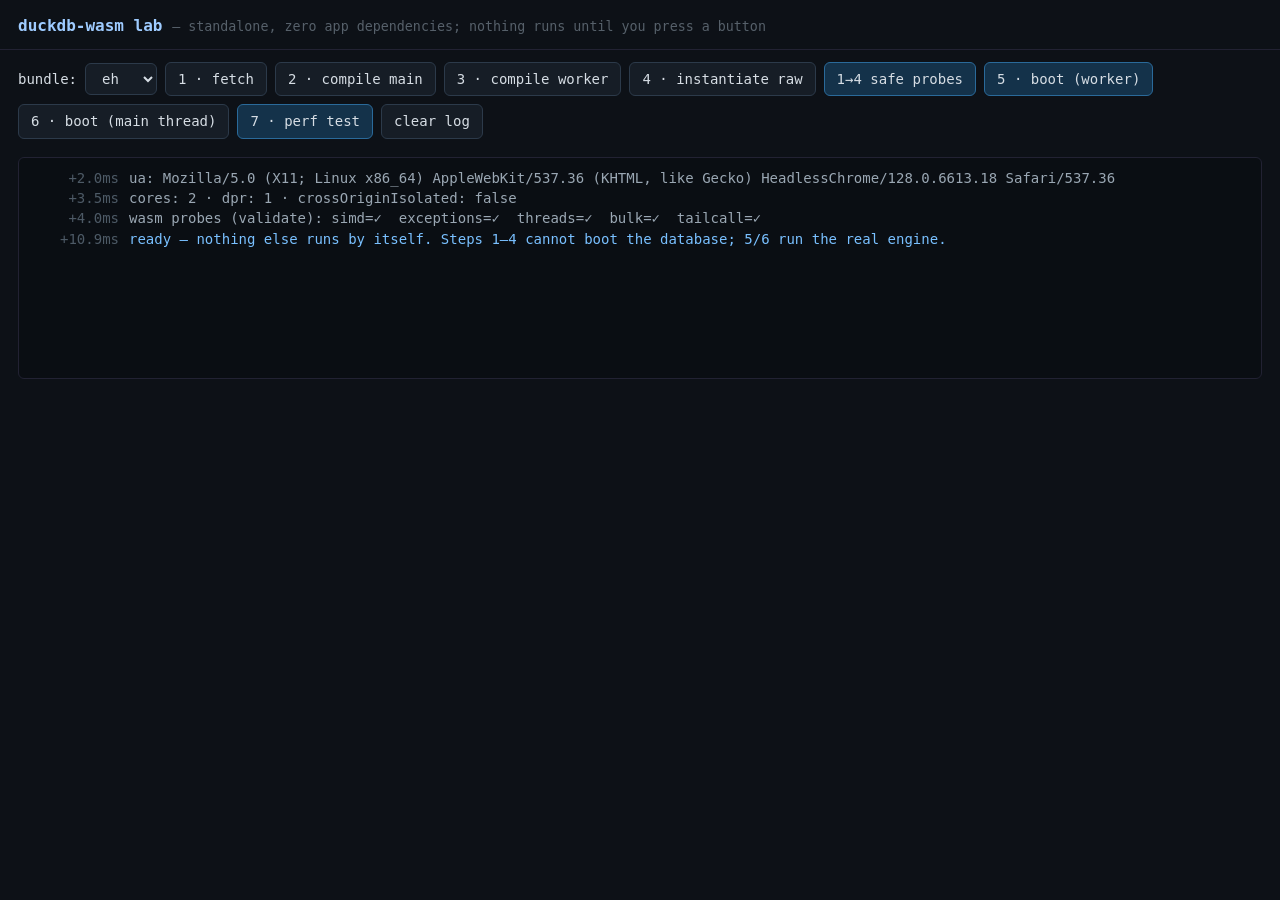
<file: duckdb-lab/index.html>
<!doctype html>
<html lang="en">
<meta charset="utf-8">
<meta name="viewport" content="width=device-width, initial-scale=1">
<title>duckdb-wasm lab</title>
<style>
  :root { color-scheme: dark }
  html, body { margin: 0; background: #0d1117; color: #d6dde4;
               font: 14px/1.45 ui-monospace, 'JetBrains Mono', Consolas, monospace }
  header { padding: 14px 18px 10px; border-bottom: 1px solid #223 }
  h1 { margin: 0 0 2px; font-size: 16px; font-weight: 600; color: #9ecbff }
  h1 small { color: #56606a; font-weight: 400 }
  #banner { margin: 10px 18px 0; padding: 8px 12px; border: 1px solid #7a2e2e;
            background: #2a1215; color: #ff9f9f; border-radius: 6px; display: none }
  #banner b { color: #ffd0d0 }
  .controls { display: flex; flex-wrap: wrap; gap: 8px; align-items: center; padding: 12px 18px }
  select, button { font: inherit; background: #161d26; color: #d6dde4; border: 1px solid #2c3a4a;
                   border-radius: 6px; padding: 6px 12px; cursor: pointer }
  button:hover { border-color: #4a6a8a } button:disabled { opacity: .4; cursor: default }
  button.primary { background: #14324a; border-color: #2a6a9a }
  #log { margin: 6px 18px 24px; border: 1px solid #223; border-radius: 6px; background: #0a0e13;
         padding: 10px 12px; min-height: 200px; white-space: pre-wrap; overflow-x: auto }
  .row { display: flex; gap: 10px }
  .row .t { color: #4d5a66; flex: none; width: 88px; text-align: right }
  .ok { color: #7ee08a } .err { color: #ff8080 } .step { color: #79c0ff } .info { color: #9aa7b3 }
  .warn { color: #e0c07e }
  details { margin: 8px 18px } summary { cursor: pointer; color: #9aa7b3 }
  #prevlog { border: 1px dashed #333; border-radius: 6px; padding: 8px 12px; margin-top: 6px;
             color: #8a949e; white-space: pre-wrap }
</style>

<header>
  <h1>duckdb-wasm lab <small>— standalone, zero app dependencies; nothing runs until you press a button</small></h1>
</header>
<div id="banner"></div>
<details id="prevwrap" style="display:none"><summary>previous session log</summary><div id="prevlog"></div></details>
<div class="controls">
  bundle: <select id="bundle"><option value="eh">eh</option><option value="mvp">mvp</option></select>
  <button id="b1">1 · fetch</button>
  <button id="b2">2 · compile main</button>
  <button id="b3">3 · compile worker</button>
  <button id="b4">4 · instantiate raw</button>
  <button id="b14" class="primary">1→4 safe probes</button>
  <button id="b5" class="primary">5 · boot (worker)</button>
  <button id="b6">6 · boot (main thread)</button>
  <button id="b7" class="primary">7 · perf test</button>
  <button id="bClear">clear log</button>
</div>
<div id="log"></div>

<script type="importmap">
{ "imports": {
    "apache-arrow": "./vendor/apache-arrow/Arrow.dom.mjs",
    "flatbuffers": "./vendor/flatbuffers/flatbuffers.js",
    "tslib": "./vendor/tslib/tslib.es6.js"
} }
</script>

<script type="module">
/* Standalone DuckDB-WASM debugging lab.
   Design constraints, learned the hard way on WebKitGTK:
   - the engine under test can KILL the web process (SIGILL in the wasm JIT), so
     every log line is persisted to localStorage synchronously the moment it is
     written — the next load shows where the previous run stopped;
   - nothing dangerous runs automatically: the page only probes the environment
     at load, every real step is a button;
   - steps are SEPARATED (fetch / compile / raw instantiate / boot / query), so a
     process death names its exact stage instead of "the page hangs". */

const logEl = document.getElementById('log')
const t0 = performance.now()
const KEY = 'duckdb-lab:log'
let stored = []

function persist() {
  try { localStorage.setItem(KEY, JSON.stringify(stored.slice(-400))) } catch { /* full/blocked */ }
}
function log(msg, cls = 'info') {
  const t = (performance.now() - t0).toFixed(1)
  const row = document.createElement('div')
  row.className = 'row'
  row.innerHTML = '<span class="t">+' + t + 'ms</span><span class="' + cls + '"></span>'
  row.lastChild.textContent = msg
  logEl.appendChild(row)
  row.scrollIntoView({ block: 'nearest' })
  stored.push({ t, cls, msg })
  persist()
  return row.lastChild
}

/* ---- previous-session forensics -------------------------------------------
   An abruptly-ended log (no closing marker = the web process died mid-step) is
   copied to its own key, so the evidence SURVIVES any number of ordinary page
   loads until the user presses "clear log". */
const CRASH = 'duckdb-lab:lastcrash'
try {
  const prev = JSON.parse(localStorage.getItem(KEY) || '[]')
  if (prev.length && prev[prev.length - 1].msg !== '· session closed normally') {
    localStorage.setItem(CRASH, JSON.stringify(prev))
  }
  const crash = JSON.parse(localStorage.getItem(CRASH) || 'null')
  if (crash && crash.length) {
    const b = document.getElementById('banner')
    b.style.display = 'block'
    b.innerHTML = 'a previous session ended <b>abruptly</b> (process death). Last step before dying: <b></b>'
    b.querySelector('b:last-child').textContent = crash[crash.length - 1].msg
    const pw = document.getElementById('prevwrap')
    pw.style.display = 'block'
    document.getElementById('prevlog').textContent =
      crash.map((e) => '+' + e.t + 'ms  ' + e.msg).join('\n')
  }
} catch { /* corrupt store */ }
stored = []
persist()
addEventListener('pagehide', () => { log('· session closed normally') })

/* ---- environment probes (safe, automatic) --------------------------------- */
const V = (bytes) => { try { return WebAssembly.validate(new Uint8Array(bytes)) } catch { return false } }
const FEAT = {
  simd: V([0,97,115,109,1,0,0,0,1,5,1,96,0,1,123,3,2,1,0,10,10,1,8,0,65,0,253,15,253,98,11]),
  exceptions: V([0,97,115,109,1,0,0,0,1,4,1,96,0,0,3,2,1,0,10,8,1,6,0,6,64,25,11,11]),
  threads: V([0,97,115,109,1,0,0,0,1,4,1,96,0,0,3,2,1,0,5,4,1,3,1,1,10,11,1,9,0,65,0,254,16,2,0,26,11]),
  bulk: V([0,97,115,109,1,0,0,0,1,4,1,96,0,0,3,2,1,0,5,3,1,0,1,10,14,1,12,0,65,0,65,0,65,0,252,10,0,0,11]),
  tailcall: V([0,97,115,109,1,0,0,0,1,4,1,96,0,0,3,2,1,0,10,6,1,4,0,18,0,11]),
}
log('ua: ' + navigator.userAgent)
log('cores: ' + navigator.hardwareConcurrency + ' · dpr: ' + devicePixelRatio +
    ' · crossOriginIsolated: ' + String(globalThis.crossOriginIsolated === true))
log('wasm probes (validate): ' + Object.entries(FEAT).map(([k, v]) => k + '=' + (v ? '✓' : '✗')).join('  '))
if (!FEAT.simd && /AppleWebKit/.test(navigator.userAgent) && !/Chrom/.test(navigator.userAgent))
  log('simd=✗ on x86-64 WebKit means JSC sees no AVX on this CPU — but its BBQ JIT stays on and emits AVX code anyway: steps 5/6 WILL kill this tab at the first wasm tier-up. (Launching the browser with JSC_useBBQJIT=0 makes them pass.)', 'warn')
log('ready — nothing else runs by itself. Steps 1–4 cannot boot the database; 5/6 run the real engine.', 'step')

/* ---- shared state --------------------------------------------------------- */
const S = { bytes: null, bytesFor: null, module: null, moduleFor: null, conn: null, connKind: null }
const bundle = () => document.getElementById('bundle').value
const wasmUrl = (b) => new URL('./duckdb-' + b + '.wasm', location.href).href
const fmtMB = (n) => (n / 1e6).toFixed(1) + 'MB'

async function step(name, fn) {
  const btns = document.querySelectorAll('button')
  btns.forEach((b) => (b.disabled = true))
  log('▶ ' + name, 'step')
  const t = performance.now()
  try {
    await fn()
    log('✓ ' + name + ' — ' + (performance.now() - t).toFixed(1) + 'ms', 'ok')
  } catch (e) {
    log('✗ ' + name + ' — ' + String(e).slice(0, 300), 'err')
  } finally {
    btns.forEach((b) => (b.disabled = false))
  }
}

/* ---- 1 · fetch ------------------------------------------------------------ */
async function doFetch() {
  const b = bundle()
  const t = performance.now()
  const res = await fetch(wasmUrl(b))
  if (!res.ok) throw new Error('http ' + res.status)
  S.bytes = await res.arrayBuffer()
  S.bytesFor = b
  log('fetched ' + b + ': ' + fmtMB(S.bytes.byteLength) + ' in ' + (performance.now() - t).toFixed(1) + 'ms')
}

/* ---- 2 · compile on the main thread --------------------------------------- */
async function doCompileMain() {
  if (!S.bytes || S.bytesFor !== bundle()) await doFetch()
  const t = performance.now()
  S.module = await WebAssembly.compile(S.bytes)
  S.moduleFor = bundle()
  log('compiled on main in ' + (performance.now() - t).toFixed(1) + 'ms · imports: ' +
      WebAssembly.Module.imports(S.module).length + ' · exports: ' + WebAssembly.Module.exports(S.module).length)
}

/* ---- 3 · compile inside a worker ------------------------------------------ */
function doCompileWorker() {
  return new Promise((resolve, reject) => {
    const code = [
      "onmessage = async (e) => {",
      "  try {",
      "    const t = performance.now()",
      "    const buf = await (await fetch(e.data)).arrayBuffer()",
      "    const tc = performance.now()",
      "    await WebAssembly.compile(buf)",
      "    postMessage({ ok: true, fetchMs: (tc - t).toFixed(1), compileMs: (performance.now() - tc).toFixed(1) })",
      "  } catch (err) { postMessage({ ok: false, err: String(err).slice(0, 200) }) }",
      "}",
    ].join('\n')
    const w = new Worker(URL.createObjectURL(new Blob([code], { type: 'text/javascript' })))
    const timer = setTimeout(() => { w.terminate(); reject(new Error('worker silent for 120s')) }, 120000)
    w.onmessage = (e) => {
      clearTimeout(timer); w.terminate()
      if (e.data.ok) { log('worker: fetch ' + e.data.fetchMs + 'ms, compile ' + e.data.compileMs + 'ms'); resolve() }
      else reject(new Error(e.data.err))
    }
    w.onerror = (e) => { clearTimeout(timer); w.terminate(); reject(new Error('worker error: ' + e.message)) }
    w.postMessage(wasmUrl(bundle()))
  })
}

/* ---- 4 · raw instantiate with stub imports (no wasm code runs) ------------ */
async function doRawInstantiate() {
  if (!S.module || S.moduleFor !== bundle()) await doCompileMain()
  // Engines without wasm type reflection (no im.type) make stub globals a
  // guessing game — so guesses are corrected from the LinkError text and
  // retried until the engine is satisfied.
  const flipped = new Set()
  const build = () => {
    const imports = {}
    for (const im of WebAssembly.Module.imports(S.module)) {
      const m = (imports[im.module] = imports[im.module] || {})
      if (im.kind === 'function') m[im.name] = () => 0
      else if (im.kind === 'memory') m[im.name] = new WebAssembly.Memory({ initial: 256, maximum: 65536 })
      else if (im.kind === 'global') {
        // emscripten's imported globals are overwhelmingly mutable, so that is
        // the reflection-less default; complaints flip individual names
        const mut = im.type ? !!im.type.mutable : !flipped.has(im.name)
        m[im.name] = new WebAssembly.Global({ value: (im.type && im.type.value) || 'i32', mutable: mut }, 0)
      } else if (im.kind === 'tag') m[im.name] = new WebAssembly.Tag(im.type || { parameters: ['i32'] })
      else if (im.kind === 'table') m[im.name] = new WebAssembly.Table(im.type && im.type.minimum !== undefined
        ? { element: 'anyfunc', initial: im.type.minimum, maximum: im.type.maximum } : { element: 'anyfunc', initial: 40000 })
    }
    return imports
  }
  const t = performance.now()
  let inst = null
  let lastErr = null
  for (let round = 0; round < 500 && !inst; round++) {
    try {
      inst = await WebAssembly.instantiate(S.module, build())
    } catch (e) {
      lastErr = e
      const m = /["']?(\w+)["']?[^"']*mutab|mutab[^"']*["'](\w+)["']/.exec(String(e))
      const name = (m && (m[1] || m[2])) || null
      if (e instanceof WebAssembly.LinkError && name && !flipped.has(name)) {
        flipped.add(name)
        continue
      }
      throw e
    }
  }
  if (!inst) throw lastErr || new Error('gave up after 500 rounds')
  log('instantiated (stub imports, zero calls) in ' + (performance.now() - t).toFixed(1) + 'ms · exports: ' +
      Object.keys(inst.exports).length + (flipped.size ? ' · mutability guessed for: ' + [...flipped].join(', ') : ''))
  log('note: no duckdb code has EXECUTED yet — that is what steps 5/6 add', 'warn')
}

/* ---- 5 · full boot through the real worker -------------------------------- */
async function doBootWorker() {
  const b = bundle()
  log('importing duckdb-browser.mjs …')
  const duckdb = await import('./duckdb-browser.mjs')
  log('spawning ' + 'duckdb-browser-' + b + '.worker.js …')
  const worker = new Worker(new URL('./duckdb-browser-' + b + '.worker.js', location.href))
  const db = new duckdb.AsyncDuckDB(new duckdb.ConsoleLogger(duckdb.LogLevel.WARNING), worker)
  log('instantiate(' + b + ') — the first EXECUTION of duckdb wasm happens here', 'warn')
  const t = performance.now()
  await db.instantiate(wasmUrl(b))
  log('instantiate done in ' + (performance.now() - t).toFixed(1) + 'ms')
  const conn = await db.connect()
  const r = await conn.query('select 6*7 as v')
  log('sanity query: 6*7 = ' + r.toArray()[0].v)
  S.conn = conn; S.connKind = 'worker'
}

/* ---- 6 · full boot on the main thread (blocking variant) ------------------ */
async function doBootMain() {
  const b = bundle()
  log('importing duckdb-browser-blocking.mjs …')
  const duckdb = await import('./duckdb-browser-blocking.mjs')
  const bundles = {}
  bundles[b] = { mainModule: wasmUrl(b) }
  log('createDuckDB + instantiate on MAIN thread — first duckdb execution', 'warn')
  const t = performance.now()
  const db = await duckdb.createDuckDB(bundles, new duckdb.ConsoleLogger(duckdb.LogLevel.WARNING), duckdb.BROWSER_RUNTIME)
  await db.instantiate(() => {})
  log('instantiate done in ' + (performance.now() - t).toFixed(1) + 'ms')
  const conn = db.connect()
  const r = conn.query('select 6*7 as v')
  log('sanity query: 6*7 = ' + r.toArray()[0].v)
  S.conn = conn; S.connKind = 'blocking'
}

/* ---- 7 · a deliberately simple perf test ---------------------------------- */
const PERF = [
  ['scan+agg 5M', 'SELECT count(*) c, sum(i) s, avg(i) a FROM range(5000000) t(i)'],
  ['group by 2M', 'SELECT i % 997 k, count(*) c FROM range(2000000) t(i) GROUP BY k ORDER BY c DESC LIMIT 5'],
  ['join 500k', 'SELECT count(*) c FROM range(500000) a(i) JOIN range(500000) b(j) ON a.i = b.j'],
  ['scan+agg 5M again (warm)', 'SELECT count(*) c, sum(i) s, avg(i) a FROM range(5000000) t(i)'],
]
async function doPerf() {
  if (!S.conn) { log('no connection — run step 5 or 6 first', 'warn'); return }
  log('perf on the ' + S.connKind + ' connection, bundle ' + bundle())
  let total = 0
  for (const [name, sql] of PERF) {
    const t = performance.now()
    const res = S.connKind === 'worker' ? await S.conn.query(sql) : S.conn.query(sql)
    const ms = performance.now() - t
    total += ms
    const first = res.toArray()[0]
    log('  ' + name + ': ' + ms.toFixed(1) + 'ms  → ' + JSON.stringify(first, (k, v) => typeof v === 'bigint' ? String(v) : v).slice(0, 90))
  }
  log('perf total: ' + total.toFixed(1) + 'ms', 'ok')
}

/* ---- wiring --------------------------------------------------------------- */
document.getElementById('b1').onclick = () => step('fetch ' + bundle(), doFetch)
document.getElementById('b2').onclick = () => step('compile main (' + bundle() + ')', doCompileMain)
document.getElementById('b3').onclick = () => step('compile worker (' + bundle() + ')', doCompileWorker)
document.getElementById('b4').onclick = () => step('raw instantiate (' + bundle() + ')', doRawInstantiate)
document.getElementById('b14').onclick = async () => {
  await step('fetch ' + bundle(), doFetch)
  await step('compile main (' + bundle() + ')', doCompileMain)
  await step('compile worker (' + bundle() + ')', doCompileWorker)
  await step('raw instantiate (' + bundle() + ')', doRawInstantiate)
}
document.getElementById('b5').onclick = () => step('boot via worker (' + bundle() + ')', doBootWorker)
document.getElementById('b6').onclick = () => step('boot on main thread (' + bundle() + ')', doBootMain)
document.getElementById('b7').onclick = () => step('perf', doPerf)
document.getElementById('bClear').onclick = () => {
  logEl.textContent = ''; stored = []; persist()
  try { localStorage.removeItem(CRASH) } catch { /* blocked */ }
  document.getElementById('banner').style.display = 'none'
  document.getElementById('prevwrap').style.display = 'none'
}
</script>
</html>
</file>
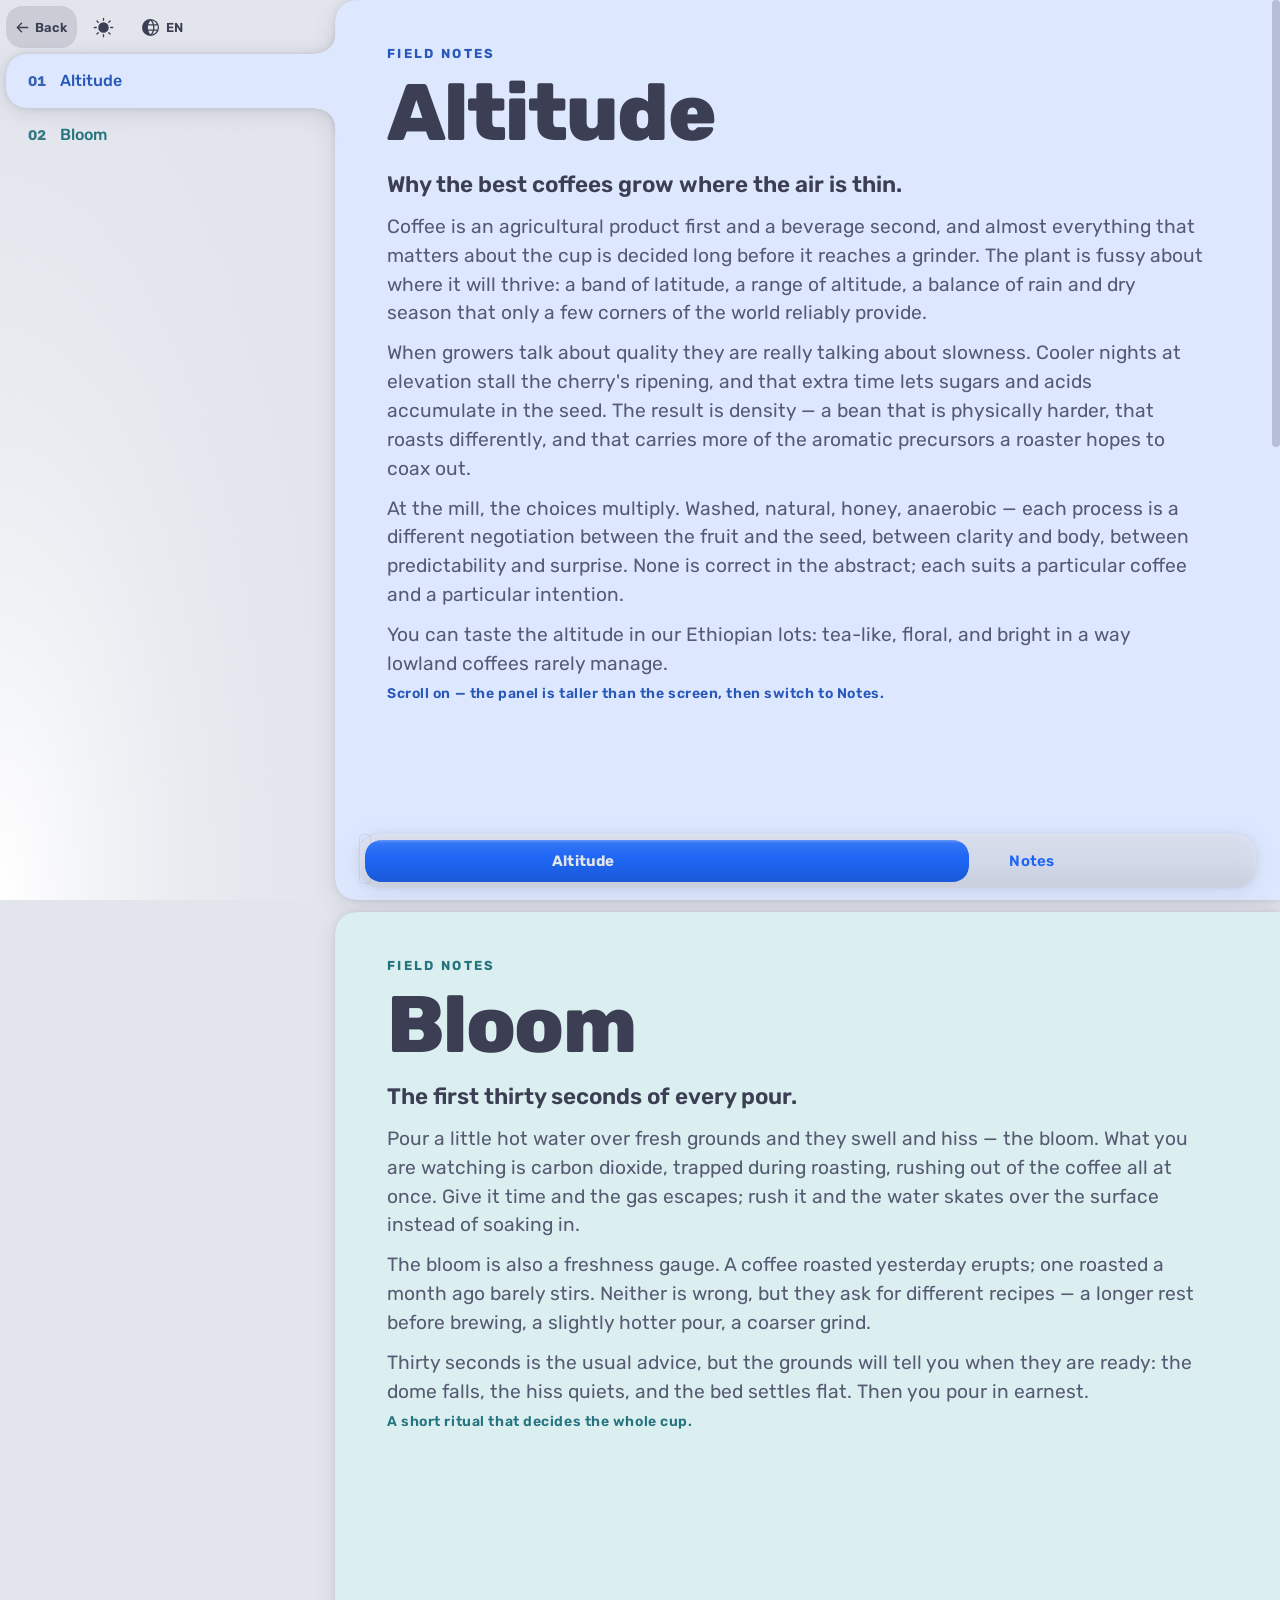
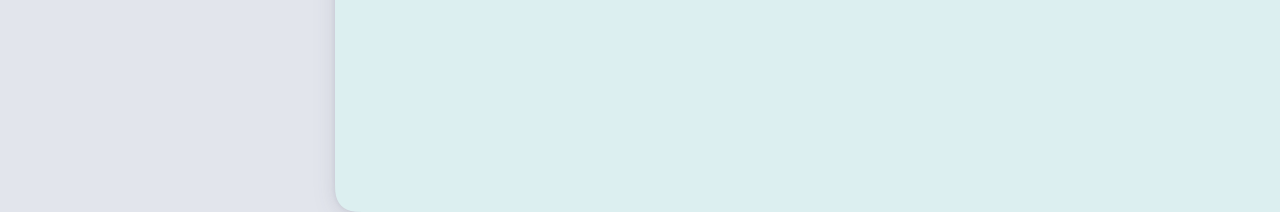
<file: field/index.html>
<!doctype html>
<html lang="en">
  <head>
    <style data-layer-order="" data-precedence="reset">@layer properties, theme, base, components, utilities, fish, sq, sciui;
</style>

    <meta charset="UTF-8" />
    <meta name="viewport" content="width=device-width, initial-scale=1.0, viewport-fit=cover" />
    <!-- Honest cross-scheme default for the sliver of paint before f-ish's CSS
         applies (`html:has(.fish[data-theme='dark'])`, tokens.css) pins the
         resolved theme — this meta only tells the browser both are supported,
         never forces one. -->
    <meta name="color-scheme" content="light dark" />
    <link rel="icon" href="/favicon.svg" type="image/svg+xml" />
    <!-- The site face (self-hosted Rubik; @font-face in src/index.css). Rubik is the ONE face
         for the whole bilingual site, so BOTH primary subsets are preloaded (owner, 2026-07-18):
         latin is on the critical path of the prerendered EN first paint, and cyrillic is preloaded
         too so an EN→RU switch never waits on a lazy unicode-range fetch (a ~15KB one-time cost,
         cached, deliberately paid so no reader ever sees a font flash). With `font-display: block`
         (index.css) the preloaded font paints straight into Rubik — no fallback frame. The two
         -ext subsets stay demand-loaded (rare glyphs; block keeps them flash-free too). -->
    <link rel="preload" href="/fonts/rubik-latin.woff2" as="font" type="font/woff2" crossorigin />
    <link rel="preload" href="/fonts/rubik-cyrillic.woff2" as="font" type="font/woff2" crossorigin />
    <title>Field — A Journal of Coffee Craft</title>
    <meta name="description" content="Field is an A–Z journal of coffee craft: long-form essays on altitude, bloom and everything between." />
    <link rel="canonical" href="https://0px.pw/field" />
    <meta name="theme-color" media="(prefers-color-scheme: light)" content="#e2e5ec" />
    <meta name="theme-color" media="(prefers-color-scheme: dark)" content="#11111b" />
    <meta name="robots" content="index, follow, max-image-preview:large" />
    <meta property="og:type" content="website" />
    <meta property="og:site_name" content="Andrey Porozhnetov" />
    <meta property="og:title" content="Field — A Journal of Coffee Craft" />
    <meta property="og:description" content="Field is an A–Z journal of coffee craft: long-form essays on altitude, bloom and everything between." />
    <meta property="og:url" content="https://0px.pw/field" />
    <meta property="og:image" content="https://0px.pw/og.png" />
    <meta property="og:image:width" content="1200" />
    <meta property="og:image:height" content="630" />
    <meta property="og:image:type" content="image/png" />
    <meta property="og:image:alt" content="Field — A Journal of Coffee Craft" />
    <meta property="og:locale" content="en" />
    <meta name="twitter:card" content="summary_large_image" />
    <meta name="twitter:title" content="Field — A Journal of Coffee Craft" />
    <meta name="twitter:description" content="Field is an A–Z journal of coffee craft: long-form essays on altitude, bloom and everything between." />
    <meta name="twitter:image" content="https://0px.pw/og.png" />
    <link rel="sitemap" type="application/xml" href="/sitemap.xml" />
    <script type="application/ld+json">{"@context":"https://schema.org","@graph":[{"@type":"WebSite","@id":"https://0px.pw/#website","name":"Andrey Porozhnetov","url":"https://0px.pw/","inLanguage":"en"},{"@type":"CollectionPage","@id":"https://0px.pw/field#webpage","url":"https://0px.pw/field","name":"Field — A Journal of Coffee Craft","description":"Field is an A–Z journal of coffee craft: long-form essays on altitude, bloom and everything between.","isPartOf":{"@id":"https://0px.pw/#website"},"inLanguage":"en","primaryImageOfPage":"https://0px.pw/og.png"},{"@type":"ItemList","name":"Field — A Journal of Coffee Craft — sections","itemListElement":[{"@type":"ListItem","position":1,"name":"Altitude","url":"https://0px.pw/field#altitude"},{"@type":"ListItem","position":2,"name":"Bloom","url":"https://0px.pw/field#bloom"}]}]}</script>
    <script type="module" crossorigin src="/assets/index-DURj8KI8.js"></script>
    <link rel="stylesheet" crossorigin href="/assets/style-Br7dK562.css">
  </head>
  <body>
    <div id="root"><style data-precedence="medium" data-href="sq-2.639">@layer sq{.sq[data-sq-n="2.639"] > .sq-skin > .sq-fill{--sq-fe:calc(100% - var(--sq-lift));clip-path:polygon(calc(var(--sq-lift)) calc(var(--sq-lift) + var(--sq-tl-c)),calc(var(--sq-lift) + .0093*var(--sq-tl-c)) calc(var(--sq-lift) + .7549*var(--sq-tl-c)),calc(var(--sq-lift) + .0373*var(--sq-tl-c)) calc(var(--sq-lift) + .5893*var(--sq-tl-c)),calc(var(--sq-lift) + .0837*var(--sq-tl-c)) calc(var(--sq-lift) + .4503*var(--sq-tl-c)),calc(var(--sq-lift) + .1484*var(--sq-tl-c)) calc(var(--sq-lift) + .3315*var(--sq-tl-c)),calc(var(--sq-lift) + .231*var(--sq-tl-c)) calc(var(--sq-lift) + .231*var(--sq-tl-c)),calc(var(--sq-lift) + .3315*var(--sq-tl-c)) calc(var(--sq-lift) + .1484*var(--sq-tl-c)),calc(var(--sq-lift) + .4503*var(--sq-tl-c)) calc(var(--sq-lift) + .0837*var(--sq-tl-c)),calc(var(--sq-lift) + .5893*var(--sq-tl-c)) calc(var(--sq-lift) + .0373*var(--sq-tl-c)),calc(var(--sq-lift) + .7549*var(--sq-tl-c)) calc(var(--sq-lift) + .0093*var(--sq-tl-c)),calc(var(--sq-lift) + var(--sq-tl-c)) calc(var(--sq-lift)),calc(var(--sq-fe) - var(--sq-tr-c)) calc(var(--sq-lift)),calc(var(--sq-fe) - .7549*var(--sq-tr-c)) calc(var(--sq-lift) + .0093*var(--sq-tr-c)),calc(var(--sq-fe) - .5893*var(--sq-tr-c)) calc(var(--sq-lift) + .0373*var(--sq-tr-c)),calc(var(--sq-fe) - .4503*var(--sq-tr-c)) calc(var(--sq-lift) + .0837*var(--sq-tr-c)),calc(var(--sq-fe) - .3315*var(--sq-tr-c)) calc(var(--sq-lift) + .1484*var(--sq-tr-c)),calc(var(--sq-fe) - .231*var(--sq-tr-c)) calc(var(--sq-lift) + .231*var(--sq-tr-c)),calc(var(--sq-fe) - .1484*var(--sq-tr-c)) calc(var(--sq-lift) + .3315*var(--sq-tr-c)),calc(var(--sq-fe) - .0837*var(--sq-tr-c)) calc(var(--sq-lift) + .4503*var(--sq-tr-c)),calc(var(--sq-fe) - .0373*var(--sq-tr-c)) calc(var(--sq-lift) + .5893*var(--sq-tr-c)),calc(var(--sq-fe) - .0093*var(--sq-tr-c)) calc(var(--sq-lift) + .7549*var(--sq-tr-c)),calc(var(--sq-fe)) calc(var(--sq-lift) + var(--sq-tr-c)),calc(var(--sq-fe)) calc(var(--sq-fe) - var(--sq-br-c)),calc(var(--sq-fe) - .0093*var(--sq-br-c)) calc(var(--sq-fe) - .7549*var(--sq-br-c)),calc(var(--sq-fe) - .0373*var(--sq-br-c)) calc(var(--sq-fe) - .5893*var(--sq-br-c)),calc(var(--sq-fe) - .0837*var(--sq-br-c)) calc(var(--sq-fe) - .4503*var(--sq-br-c)),calc(var(--sq-fe) - .1484*var(--sq-br-c)) calc(var(--sq-fe) - .3315*var(--sq-br-c)),calc(var(--sq-fe) - .231*var(--sq-br-c)) calc(var(--sq-fe) - .231*var(--sq-br-c)),calc(var(--sq-fe) - .3315*var(--sq-br-c)) calc(var(--sq-fe) - .1484*var(--sq-br-c)),calc(var(--sq-fe) - .4503*var(--sq-br-c)) calc(var(--sq-fe) - .0837*var(--sq-br-c)),calc(var(--sq-fe) - .5893*var(--sq-br-c)) calc(var(--sq-fe) - .0373*var(--sq-br-c)),calc(var(--sq-fe) - .7549*var(--sq-br-c)) calc(var(--sq-fe) - .0093*var(--sq-br-c)),calc(var(--sq-fe) - var(--sq-br-c)) calc(var(--sq-fe)),calc(var(--sq-lift) + var(--sq-bl-c)) calc(var(--sq-fe)),calc(var(--sq-lift) + .7549*var(--sq-bl-c)) calc(var(--sq-fe) - .0093*var(--sq-bl-c)),calc(var(--sq-lift) + .5893*var(--sq-bl-c)) calc(var(--sq-fe) - .0373*var(--sq-bl-c)),calc(var(--sq-lift) + .4503*var(--sq-bl-c)) calc(var(--sq-fe) - .0837*var(--sq-bl-c)),calc(var(--sq-lift) + .3315*var(--sq-bl-c)) calc(var(--sq-fe) - .1484*var(--sq-bl-c)),calc(var(--sq-lift) + .231*var(--sq-bl-c)) calc(var(--sq-fe) - .231*var(--sq-bl-c)),calc(var(--sq-lift) + .1484*var(--sq-bl-c)) calc(var(--sq-fe) - .3315*var(--sq-bl-c)),calc(var(--sq-lift) + .0837*var(--sq-bl-c)) calc(var(--sq-fe) - .4503*var(--sq-bl-c)),calc(var(--sq-lift) + .0373*var(--sq-bl-c)) calc(var(--sq-fe) - .5893*var(--sq-bl-c)),calc(var(--sq-lift) + .0093*var(--sq-bl-c)) calc(var(--sq-fe) - .7549*var(--sq-bl-c)),calc(var(--sq-lift)) calc(var(--sq-fe) - var(--sq-bl-c)))}@supports not (corner-shape:superellipse(1.5)){.sq[data-sq-n="2.639"] > .sq-crop{clip-path:polygon(calc(0px) calc(0px + var(--sq-tl-c)),calc(0px + .0093*var(--sq-tl-c)) calc(0px + .7549*var(--sq-tl-c)),calc(0px + .0373*var(--sq-tl-c)) calc(0px + .5893*var(--sq-tl-c)),calc(0px + .0837*var(--sq-tl-c)) calc(0px + .4503*var(--sq-tl-c)),calc(0px + .1484*var(--sq-tl-c)) calc(0px + .3315*var(--sq-tl-c)),calc(0px + .231*var(--sq-tl-c)) calc(0px + .231*var(--sq-tl-c)),calc(0px + .3315*var(--sq-tl-c)) calc(0px + .1484*var(--sq-tl-c)),calc(0px + .4503*var(--sq-tl-c)) calc(0px + .0837*var(--sq-tl-c)),calc(0px + .5893*var(--sq-tl-c)) calc(0px + .0373*var(--sq-tl-c)),calc(0px + .7549*var(--sq-tl-c)) calc(0px + .0093*var(--sq-tl-c)),calc(0px + var(--sq-tl-c)) calc(0px),calc(round(down, 100%, var(--sq-u)) - var(--sq-tr-c)) calc(0px),calc(round(down, 100%, var(--sq-u)) - .7549*var(--sq-tr-c)) calc(0px + .0093*var(--sq-tr-c)),calc(round(down, 100%, var(--sq-u)) - .5893*var(--sq-tr-c)) calc(0px + .0373*var(--sq-tr-c)),calc(round(down, 100%, var(--sq-u)) - .4503*var(--sq-tr-c)) calc(0px + .0837*var(--sq-tr-c)),calc(round(down, 100%, var(--sq-u)) - .3315*var(--sq-tr-c)) calc(0px + .1484*var(--sq-tr-c)),calc(round(down, 100%, var(--sq-u)) - .231*var(--sq-tr-c)) calc(0px + .231*var(--sq-tr-c)),calc(round(down, 100%, var(--sq-u)) - .1484*var(--sq-tr-c)) calc(0px + .3315*var(--sq-tr-c)),calc(round(down, 100%, var(--sq-u)) - .0837*var(--sq-tr-c)) calc(0px + .4503*var(--sq-tr-c)),calc(round(down, 100%, var(--sq-u)) - .0373*var(--sq-tr-c)) calc(0px + .5893*var(--sq-tr-c)),calc(round(down, 100%, var(--sq-u)) - .0093*var(--sq-tr-c)) calc(0px + .7549*var(--sq-tr-c)),calc(round(down, 100%, var(--sq-u))) calc(0px + var(--sq-tr-c)),calc(round(down, 100%, var(--sq-u))) calc(round(down, 100%, var(--sq-u)) - var(--sq-br-c)),calc(round(down, 100%, var(--sq-u)) - .0093*var(--sq-br-c)) calc(round(down, 100%, var(--sq-u)) - .7549*var(--sq-br-c)),calc(round(down, 100%, var(--sq-u)) - .0373*var(--sq-br-c)) calc(round(down, 100%, var(--sq-u)) - .5893*var(--sq-br-c)),calc(round(down, 100%, var(--sq-u)) - .0837*var(--sq-br-c)) calc(round(down, 100%, var(--sq-u)) - .4503*var(--sq-br-c)),calc(round(down, 100%, var(--sq-u)) - .1484*var(--sq-br-c)) calc(round(down, 100%, var(--sq-u)) - .3315*var(--sq-br-c)),calc(round(down, 100%, var(--sq-u)) - .231*var(--sq-br-c)) calc(round(down, 100%, var(--sq-u)) - .231*var(--sq-br-c)),calc(round(down, 100%, var(--sq-u)) - .3315*var(--sq-br-c)) calc(round(down, 100%, var(--sq-u)) - .1484*var(--sq-br-c)),calc(round(down, 100%, var(--sq-u)) - .4503*var(--sq-br-c)) calc(round(down, 100%, var(--sq-u)) - .0837*var(--sq-br-c)),calc(round(down, 100%, var(--sq-u)) - .5893*var(--sq-br-c)) calc(round(down, 100%, var(--sq-u)) - .0373*var(--sq-br-c)),calc(round(down, 100%, var(--sq-u)) - .7549*var(--sq-br-c)) calc(round(down, 100%, var(--sq-u)) - .0093*var(--sq-br-c)),calc(round(down, 100%, var(--sq-u)) - var(--sq-br-c)) calc(round(down, 100%, var(--sq-u))),calc(0px + var(--sq-bl-c)) calc(round(down, 100%, var(--sq-u))),calc(0px + .7549*var(--sq-bl-c)) calc(round(down, 100%, var(--sq-u)) - .0093*var(--sq-bl-c)),calc(0px + .5893*var(--sq-bl-c)) calc(round(down, 100%, var(--sq-u)) - .0373*var(--sq-bl-c)),calc(0px + .4503*var(--sq-bl-c)) calc(round(down, 100%, var(--sq-u)) - .0837*var(--sq-bl-c)),calc(0px + .3315*var(--sq-bl-c)) calc(round(down, 100%, var(--sq-u)) - .1484*var(--sq-bl-c)),calc(0px + .231*var(--sq-bl-c)) calc(round(down, 100%, var(--sq-u)) - .231*var(--sq-bl-c)),calc(0px + .1484*var(--sq-bl-c)) calc(round(down, 100%, var(--sq-u)) - .3315*var(--sq-bl-c)),calc(0px + .0837*var(--sq-bl-c)) calc(round(down, 100%, var(--sq-u)) - .4503*var(--sq-bl-c)),calc(0px + .0373*var(--sq-bl-c)) calc(round(down, 100%, var(--sq-u)) - .5893*var(--sq-bl-c)),calc(0px + .0093*var(--sq-bl-c)) calc(round(down, 100%, var(--sq-u)) - .7549*var(--sq-bl-c)),calc(0px) calc(round(down, 100%, var(--sq-u)) - var(--sq-bl-c)))}}.sq[data-sq-n="2.639"][data-sq-fallback] > .sq-crop,.sq[data-sq-n="2.639"][data-sq-weld][data-sq-rim] > .sq-crop,.sq[data-sq-n="2.639"][data-sq-weld][data-sq-shadow] > .sq-crop{clip-path:polygon(calc(0px) calc(0px + var(--sq-tl-c)),calc(0px + .0093*var(--sq-tl-c)) calc(0px + .7549*var(--sq-tl-c)),calc(0px + .0373*var(--sq-tl-c)) calc(0px + .5893*var(--sq-tl-c)),calc(0px + .0837*var(--sq-tl-c)) calc(0px + .4503*var(--sq-tl-c)),calc(0px + .1484*var(--sq-tl-c)) calc(0px + .3315*var(--sq-tl-c)),calc(0px + .231*var(--sq-tl-c)) calc(0px + .231*var(--sq-tl-c)),calc(0px + .3315*var(--sq-tl-c)) calc(0px + .1484*var(--sq-tl-c)),calc(0px + .4503*var(--sq-tl-c)) calc(0px + .0837*var(--sq-tl-c)),calc(0px + .5893*var(--sq-tl-c)) calc(0px + .0373*var(--sq-tl-c)),calc(0px + .7549*var(--sq-tl-c)) calc(0px + .0093*var(--sq-tl-c)),calc(0px + var(--sq-tl-c)) calc(0px),calc(round(down, 100%, var(--sq-u)) - var(--sq-tr-c)) calc(0px),calc(round(down, 100%, var(--sq-u)) - .7549*var(--sq-tr-c)) calc(0px + .0093*var(--sq-tr-c)),calc(round(down, 100%, var(--sq-u)) - .5893*var(--sq-tr-c)) calc(0px + .0373*var(--sq-tr-c)),calc(round(down, 100%, var(--sq-u)) - .4503*var(--sq-tr-c)) calc(0px + .0837*var(--sq-tr-c)),calc(round(down, 100%, var(--sq-u)) - .3315*var(--sq-tr-c)) calc(0px + .1484*var(--sq-tr-c)),calc(round(down, 100%, var(--sq-u)) - .231*var(--sq-tr-c)) calc(0px + .231*var(--sq-tr-c)),calc(round(down, 100%, var(--sq-u)) - .1484*var(--sq-tr-c)) calc(0px + .3315*var(--sq-tr-c)),calc(round(down, 100%, var(--sq-u)) - .0837*var(--sq-tr-c)) calc(0px + .4503*var(--sq-tr-c)),calc(round(down, 100%, var(--sq-u)) - .0373*var(--sq-tr-c)) calc(0px + .5893*var(--sq-tr-c)),calc(round(down, 100%, var(--sq-u)) - .0093*var(--sq-tr-c)) calc(0px + .7549*var(--sq-tr-c)),calc(round(down, 100%, var(--sq-u))) calc(0px + var(--sq-tr-c)),calc(round(down, 100%, var(--sq-u))) calc(round(down, 100%, var(--sq-u)) - var(--sq-br-c)),calc(round(down, 100%, var(--sq-u)) - .0093*var(--sq-br-c)) calc(round(down, 100%, var(--sq-u)) - .7549*var(--sq-br-c)),calc(round(down, 100%, var(--sq-u)) - .0373*var(--sq-br-c)) calc(round(down, 100%, var(--sq-u)) - .5893*var(--sq-br-c)),calc(round(down, 100%, var(--sq-u)) - .0837*var(--sq-br-c)) calc(round(down, 100%, var(--sq-u)) - .4503*var(--sq-br-c)),calc(round(down, 100%, var(--sq-u)) - .1484*var(--sq-br-c)) calc(round(down, 100%, var(--sq-u)) - .3315*var(--sq-br-c)),calc(round(down, 100%, var(--sq-u)) - .231*var(--sq-br-c)) calc(round(down, 100%, var(--sq-u)) - .231*var(--sq-br-c)),calc(round(down, 100%, var(--sq-u)) - .3315*var(--sq-br-c)) calc(round(down, 100%, var(--sq-u)) - .1484*var(--sq-br-c)),calc(round(down, 100%, var(--sq-u)) - .4503*var(--sq-br-c)) calc(round(down, 100%, var(--sq-u)) - .0837*var(--sq-br-c)),calc(round(down, 100%, var(--sq-u)) - .5893*var(--sq-br-c)) calc(round(down, 100%, var(--sq-u)) - .0373*var(--sq-br-c)),calc(round(down, 100%, var(--sq-u)) - .7549*var(--sq-br-c)) calc(round(down, 100%, var(--sq-u)) - .0093*var(--sq-br-c)),calc(round(down, 100%, var(--sq-u)) - var(--sq-br-c)) calc(round(down, 100%, var(--sq-u))),calc(0px + var(--sq-bl-c)) calc(round(down, 100%, var(--sq-u))),calc(0px + .7549*var(--sq-bl-c)) calc(round(down, 100%, var(--sq-u)) - .0093*var(--sq-bl-c)),calc(0px + .5893*var(--sq-bl-c)) calc(round(down, 100%, var(--sq-u)) - .0373*var(--sq-bl-c)),calc(0px + .4503*var(--sq-bl-c)) calc(round(down, 100%, var(--sq-u)) - .0837*var(--sq-bl-c)),calc(0px + .3315*var(--sq-bl-c)) calc(round(down, 100%, var(--sq-u)) - .1484*var(--sq-bl-c)),calc(0px + .231*var(--sq-bl-c)) calc(round(down, 100%, var(--sq-u)) - .231*var(--sq-bl-c)),calc(0px + .1484*var(--sq-bl-c)) calc(round(down, 100%, var(--sq-u)) - .3315*var(--sq-bl-c)),calc(0px + .0837*var(--sq-bl-c)) calc(round(down, 100%, var(--sq-u)) - .4503*var(--sq-bl-c)),calc(0px + .0373*var(--sq-bl-c)) calc(round(down, 100%, var(--sq-u)) - .5893*var(--sq-bl-c)),calc(0px + .0093*var(--sq-bl-c)) calc(round(down, 100%, var(--sq-u)) - .7549*var(--sq-bl-c)),calc(0px) calc(round(down, 100%, var(--sq-u)) - var(--sq-bl-c)))}.sq[data-sq-n="2.639"][data-sq-rim] > .sq-skin::after{--sq-fe:calc(100% - var(--sq-lift));clip-path:polygon(evenodd,calc(var(--sq-lift)) calc(var(--sq-lift) + var(--sq-tl-c)),calc(var(--sq-lift) + .0093*var(--sq-tl-c)) calc(var(--sq-lift) + .7549*var(--sq-tl-c)),calc(var(--sq-lift) + .0373*var(--sq-tl-c)) calc(var(--sq-lift) + .5893*var(--sq-tl-c)),calc(var(--sq-lift) + .0837*var(--sq-tl-c)) calc(var(--sq-lift) + .4503*var(--sq-tl-c)),calc(var(--sq-lift) + .1484*var(--sq-tl-c)) calc(var(--sq-lift) + .3315*var(--sq-tl-c)),calc(var(--sq-lift) + .231*var(--sq-tl-c)) calc(var(--sq-lift) + .231*var(--sq-tl-c)),calc(var(--sq-lift) + .3315*var(--sq-tl-c)) calc(var(--sq-lift) + .1484*var(--sq-tl-c)),calc(var(--sq-lift) + .4503*var(--sq-tl-c)) calc(var(--sq-lift) + .0837*var(--sq-tl-c)),calc(var(--sq-lift) + .5893*var(--sq-tl-c)) calc(var(--sq-lift) + .0373*var(--sq-tl-c)),calc(var(--sq-lift) + .7549*var(--sq-tl-c)) calc(var(--sq-lift) + .0093*var(--sq-tl-c)),calc(var(--sq-lift) + var(--sq-tl-c)) calc(var(--sq-lift)),calc(var(--sq-fe) - var(--sq-tr-c)) calc(var(--sq-lift)),calc(var(--sq-fe) - .7549*var(--sq-tr-c)) calc(var(--sq-lift) + .0093*var(--sq-tr-c)),calc(var(--sq-fe) - .5893*var(--sq-tr-c)) calc(var(--sq-lift) + .0373*var(--sq-tr-c)),calc(var(--sq-fe) - .4503*var(--sq-tr-c)) calc(var(--sq-lift) + .0837*var(--sq-tr-c)),calc(var(--sq-fe) - .3315*var(--sq-tr-c)) calc(var(--sq-lift) + .1484*var(--sq-tr-c)),calc(var(--sq-fe) - .231*var(--sq-tr-c)) calc(var(--sq-lift) + .231*var(--sq-tr-c)),calc(var(--sq-fe) - .1484*var(--sq-tr-c)) calc(var(--sq-lift) + .3315*var(--sq-tr-c)),calc(var(--sq-fe) - .0837*var(--sq-tr-c)) calc(var(--sq-lift) + .4503*var(--sq-tr-c)),calc(var(--sq-fe) - .0373*var(--sq-tr-c)) calc(var(--sq-lift) + .5893*var(--sq-tr-c)),calc(var(--sq-fe) - .0093*var(--sq-tr-c)) calc(var(--sq-lift) + .7549*var(--sq-tr-c)),calc(var(--sq-fe)) calc(var(--sq-lift) + var(--sq-tr-c)),calc(var(--sq-fe)) calc(var(--sq-fe) - var(--sq-br-c)),calc(var(--sq-fe) - .0093*var(--sq-br-c)) calc(var(--sq-fe) - .7549*var(--sq-br-c)),calc(var(--sq-fe) - .0373*var(--sq-br-c)) calc(var(--sq-fe) - .5893*var(--sq-br-c)),calc(var(--sq-fe) - .0837*var(--sq-br-c)) calc(var(--sq-fe) - .4503*var(--sq-br-c)),calc(var(--sq-fe) - .1484*var(--sq-br-c)) calc(var(--sq-fe) - .3315*var(--sq-br-c)),calc(var(--sq-fe) - .231*var(--sq-br-c)) calc(var(--sq-fe) - .231*var(--sq-br-c)),calc(var(--sq-fe) - .3315*var(--sq-br-c)) calc(var(--sq-fe) - .1484*var(--sq-br-c)),calc(var(--sq-fe) - .4503*var(--sq-br-c)) calc(var(--sq-fe) - .0837*var(--sq-br-c)),calc(var(--sq-fe) - .5893*var(--sq-br-c)) calc(var(--sq-fe) - .0373*var(--sq-br-c)),calc(var(--sq-fe) - .7549*var(--sq-br-c)) calc(var(--sq-fe) - .0093*var(--sq-br-c)),calc(var(--sq-fe) - var(--sq-br-c)) calc(var(--sq-fe)),calc(var(--sq-lift) + var(--sq-bl-c)) calc(var(--sq-fe)),calc(var(--sq-lift) + .7549*var(--sq-bl-c)) calc(var(--sq-fe) - .0093*var(--sq-bl-c)),calc(var(--sq-lift) + .5893*var(--sq-bl-c)) calc(var(--sq-fe) - .0373*var(--sq-bl-c)),calc(var(--sq-lift) + .4503*var(--sq-bl-c)) calc(var(--sq-fe) - .0837*var(--sq-bl-c)),calc(var(--sq-lift) + .3315*var(--sq-bl-c)) calc(var(--sq-fe) - .1484*var(--sq-bl-c)),calc(var(--sq-lift) + .231*var(--sq-bl-c)) calc(var(--sq-fe) - .231*var(--sq-bl-c)),calc(var(--sq-lift) + .1484*var(--sq-bl-c)) calc(var(--sq-fe) - .3315*var(--sq-bl-c)),calc(var(--sq-lift) + .0837*var(--sq-bl-c)) calc(var(--sq-fe) - .4503*var(--sq-bl-c)),calc(var(--sq-lift) + .0373*var(--sq-bl-c)) calc(var(--sq-fe) - .5893*var(--sq-bl-c)),calc(var(--sq-lift) + .0093*var(--sq-bl-c)) calc(var(--sq-fe) - .7549*var(--sq-bl-c)),calc(var(--sq-lift)) calc(var(--sq-fe) - var(--sq-bl-c)),calc(var(--sq-lift)) calc(var(--sq-lift) + var(--sq-tl-c)),calc(var(--sq-lift) + var(--sq-rim-l)) calc(var(--sq-lift) + var(--sq-tl-c)),calc(var(--sq-lift) + .0093*var(--sq-tl-c) + .9949*var(--sq-rim-l)) calc(var(--sq-lift) + .7549*var(--sq-tl-c) + .1009*var(--sq-rim-t)),calc(var(--sq-lift) + .0373*var(--sq-tl-c) + .9707*var(--sq-rim-l)) calc(var(--sq-lift) + .5893*var(--sq-tl-c) + .2402*var(--sq-rim-t)),calc(var(--sq-lift) + .0837*var(--sq-tl-c) + .9177*var(--sq-rim-l)) calc(var(--sq-lift) + .4503*var(--sq-tl-c) + .3972*var(--sq-rim-t)),calc(var(--sq-lift) + .1484*var(--sq-tl-c) + .8298*var(--sq-rim-l)) calc(var(--sq-lift) + .3315*var(--sq-tl-c) + .558*var(--sq-rim-t)),calc(var(--sq-lift) + .231*var(--sq-tl-c) + .7071*var(--sq-rim-l)) calc(var(--sq-lift) + .231*var(--sq-tl-c) + .7071*var(--sq-rim-t)),calc(var(--sq-lift) + .3315*var(--sq-tl-c) + .558*var(--sq-rim-l)) calc(var(--sq-lift) + .1484*var(--sq-tl-c) + .8298*var(--sq-rim-t)),calc(var(--sq-lift) + .4503*var(--sq-tl-c) + .3972*var(--sq-rim-l)) calc(var(--sq-lift) + .0837*var(--sq-tl-c) + .9177*var(--sq-rim-t)),calc(var(--sq-lift) + .5893*var(--sq-tl-c) + .2402*var(--sq-rim-l)) calc(var(--sq-lift) + .0373*var(--sq-tl-c) + .9707*var(--sq-rim-t)),calc(var(--sq-lift) + .7549*var(--sq-tl-c) + .1009*var(--sq-rim-l)) calc(var(--sq-lift) + .0093*var(--sq-tl-c) + .9949*var(--sq-rim-t)),calc(var(--sq-lift) + var(--sq-tl-c)) calc(var(--sq-lift) + var(--sq-rim-t)),calc(var(--sq-fe) - var(--sq-tr-c)) calc(var(--sq-lift) + var(--sq-rim-t)),calc(var(--sq-fe) - .7549*var(--sq-tr-c) - .1009*var(--sq-rim-r)) calc(var(--sq-lift) + .0093*var(--sq-tr-c) + .9949*var(--sq-rim-t)),calc(var(--sq-fe) - .5893*var(--sq-tr-c) - .2402*var(--sq-rim-r)) calc(var(--sq-lift) + .0373*var(--sq-tr-c) + .9707*var(--sq-rim-t)),calc(var(--sq-fe) - .4503*var(--sq-tr-c) - .3972*var(--sq-rim-r)) calc(var(--sq-lift) + .0837*var(--sq-tr-c) + .9177*var(--sq-rim-t)),calc(var(--sq-fe) - .3315*var(--sq-tr-c) - .558*var(--sq-rim-r)) calc(var(--sq-lift) + .1484*var(--sq-tr-c) + .8298*var(--sq-rim-t)),calc(var(--sq-fe) - .231*var(--sq-tr-c) - .7071*var(--sq-rim-r)) calc(var(--sq-lift) + .231*var(--sq-tr-c) + .7071*var(--sq-rim-t)),calc(var(--sq-fe) - .1484*var(--sq-tr-c) - .8298*var(--sq-rim-r)) calc(var(--sq-lift) + .3315*var(--sq-tr-c) + .558*var(--sq-rim-t)),calc(var(--sq-fe) - .0837*var(--sq-tr-c) - .9177*var(--sq-rim-r)) calc(var(--sq-lift) + .4503*var(--sq-tr-c) + .3972*var(--sq-rim-t)),calc(var(--sq-fe) - .0373*var(--sq-tr-c) - .9707*var(--sq-rim-r)) calc(var(--sq-lift) + .5893*var(--sq-tr-c) + .2402*var(--sq-rim-t)),calc(var(--sq-fe) - .0093*var(--sq-tr-c) - .9949*var(--sq-rim-r)) calc(var(--sq-lift) + .7549*var(--sq-tr-c) + .1009*var(--sq-rim-t)),calc(var(--sq-fe) - var(--sq-rim-r)) calc(var(--sq-lift) + var(--sq-tr-c)),calc(var(--sq-fe) - var(--sq-rim-r)) calc(var(--sq-fe) - var(--sq-br-c)),calc(var(--sq-fe) - .0093*var(--sq-br-c) - .9949*var(--sq-rim-r)) calc(var(--sq-fe) - .7549*var(--sq-br-c) - .1009*var(--sq-rim-b)),calc(var(--sq-fe) - .0373*var(--sq-br-c) - .9707*var(--sq-rim-r)) calc(var(--sq-fe) - .5893*var(--sq-br-c) - .2402*var(--sq-rim-b)),calc(var(--sq-fe) - .0837*var(--sq-br-c) - .9177*var(--sq-rim-r)) calc(var(--sq-fe) - .4503*var(--sq-br-c) - .3972*var(--sq-rim-b)),calc(var(--sq-fe) - .1484*var(--sq-br-c) - .8298*var(--sq-rim-r)) calc(var(--sq-fe) - .3315*var(--sq-br-c) - .558*var(--sq-rim-b)),calc(var(--sq-fe) - .231*var(--sq-br-c) - .7071*var(--sq-rim-r)) calc(var(--sq-fe) - .231*var(--sq-br-c) - .7071*var(--sq-rim-b)),calc(var(--sq-fe) - .3315*var(--sq-br-c) - .558*var(--sq-rim-r)) calc(var(--sq-fe) - .1484*var(--sq-br-c) - .8298*var(--sq-rim-b)),calc(var(--sq-fe) - .4503*var(--sq-br-c) - .3972*var(--sq-rim-r)) calc(var(--sq-fe) - .0837*var(--sq-br-c) - .9177*var(--sq-rim-b)),calc(var(--sq-fe) - .5893*var(--sq-br-c) - .2402*var(--sq-rim-r)) calc(var(--sq-fe) - .0373*var(--sq-br-c) - .9707*var(--sq-rim-b)),calc(var(--sq-fe) - .7549*var(--sq-br-c) - .1009*var(--sq-rim-r)) calc(var(--sq-fe) - .0093*var(--sq-br-c) - .9949*var(--sq-rim-b)),calc(var(--sq-fe) - var(--sq-br-c)) calc(var(--sq-fe) - var(--sq-rim-b)),calc(var(--sq-lift) + var(--sq-bl-c)) calc(var(--sq-fe) - var(--sq-rim-b)),calc(var(--sq-lift) + .7549*var(--sq-bl-c) + .1009*var(--sq-rim-l)) calc(var(--sq-fe) - .0093*var(--sq-bl-c) - .9949*var(--sq-rim-b)),calc(var(--sq-lift) + .5893*var(--sq-bl-c) + .2402*var(--sq-rim-l)) calc(var(--sq-fe) - .0373*var(--sq-bl-c) - .9707*var(--sq-rim-b)),calc(var(--sq-lift) + .4503*var(--sq-bl-c) + .3972*var(--sq-rim-l)) calc(var(--sq-fe) - .0837*var(--sq-bl-c) - .9177*var(--sq-rim-b)),calc(var(--sq-lift) + .3315*var(--sq-bl-c) + .558*var(--sq-rim-l)) calc(var(--sq-fe) - .1484*var(--sq-bl-c) - .8298*var(--sq-rim-b)),calc(var(--sq-lift) + .231*var(--sq-bl-c) + .7071*var(--sq-rim-l)) calc(var(--sq-fe) - .231*var(--sq-bl-c) - .7071*var(--sq-rim-b)),calc(var(--sq-lift) + .1484*var(--sq-bl-c) + .8298*var(--sq-rim-l)) calc(var(--sq-fe) - .3315*var(--sq-bl-c) - .558*var(--sq-rim-b)),calc(var(--sq-lift) + .0837*var(--sq-bl-c) + .9177*var(--sq-rim-l)) calc(var(--sq-fe) - .4503*var(--sq-bl-c) - .3972*var(--sq-rim-b)),calc(var(--sq-lift) + .0373*var(--sq-bl-c) + .9707*var(--sq-rim-l)) calc(var(--sq-fe) - .5893*var(--sq-bl-c) - .2402*var(--sq-rim-b)),calc(var(--sq-lift) + .0093*var(--sq-bl-c) + .9949*var(--sq-rim-l)) calc(var(--sq-fe) - .7549*var(--sq-bl-c) - .1009*var(--sq-rim-b)),calc(var(--sq-lift) + var(--sq-rim-l)) calc(var(--sq-fe) - var(--sq-bl-c)),calc(var(--sq-lift) + var(--sq-rim-l)) calc(var(--sq-lift) + var(--sq-tl-c)))}.sq[data-sq-n="2.639"][data-sq-shadow="inset"] > .sq-skin > .sq-fill > .sq-inset::before{--sq-fe:calc(100% - var(--sq-blift));clip-path:polygon(evenodd,calc(var(--sq-blift) + var(--sq-bo-l)) calc(var(--sq-blift) + var(--sq-tl-p)),calc(var(--sq-blift) + .0093*var(--sq-tl-p) + .9949*var(--sq-bo-l)) calc(var(--sq-blift) + .7549*var(--sq-tl-p) + .1009*var(--sq-bo-t)),calc(var(--sq-blift) + .0373*var(--sq-tl-p) + .9707*var(--sq-bo-l)) calc(var(--sq-blift) + .5893*var(--sq-tl-p) + .2402*var(--sq-bo-t)),calc(var(--sq-blift) + .0837*var(--sq-tl-p) + .9177*var(--sq-bo-l)) calc(var(--sq-blift) + .4503*var(--sq-tl-p) + .3972*var(--sq-bo-t)),calc(var(--sq-blift) + .1484*var(--sq-tl-p) + .8298*var(--sq-bo-l)) calc(var(--sq-blift) + .3315*var(--sq-tl-p) + .558*var(--sq-bo-t)),calc(var(--sq-blift) + .231*var(--sq-tl-p) + .7071*var(--sq-bo-l)) calc(var(--sq-blift) + .231*var(--sq-tl-p) + .7071*var(--sq-bo-t)),calc(var(--sq-blift) + .3315*var(--sq-tl-p) + .558*var(--sq-bo-l)) calc(var(--sq-blift) + .1484*var(--sq-tl-p) + .8298*var(--sq-bo-t)),calc(var(--sq-blift) + .4503*var(--sq-tl-p) + .3972*var(--sq-bo-l)) calc(var(--sq-blift) + .0837*var(--sq-tl-p) + .9177*var(--sq-bo-t)),calc(var(--sq-blift) + .5893*var(--sq-tl-p) + .2402*var(--sq-bo-l)) calc(var(--sq-blift) + .0373*var(--sq-tl-p) + .9707*var(--sq-bo-t)),calc(var(--sq-blift) + .7549*var(--sq-tl-p) + .1009*var(--sq-bo-l)) calc(var(--sq-blift) + .0093*var(--sq-tl-p) + .9949*var(--sq-bo-t)),calc(var(--sq-blift) + var(--sq-tl-p)) calc(var(--sq-blift) + var(--sq-bo-t)),calc(var(--sq-fe) - var(--sq-tr-p)) calc(var(--sq-blift) + var(--sq-bo-t)),calc(var(--sq-fe) - .7549*var(--sq-tr-p) - .1009*var(--sq-bo-r)) calc(var(--sq-blift) + .0093*var(--sq-tr-p) + .9949*var(--sq-bo-t)),calc(var(--sq-fe) - .5893*var(--sq-tr-p) - .2402*var(--sq-bo-r)) calc(var(--sq-blift) + .0373*var(--sq-tr-p) + .9707*var(--sq-bo-t)),calc(var(--sq-fe) - .4503*var(--sq-tr-p) - .3972*var(--sq-bo-r)) calc(var(--sq-blift) + .0837*var(--sq-tr-p) + .9177*var(--sq-bo-t)),calc(var(--sq-fe) - .3315*var(--sq-tr-p) - .558*var(--sq-bo-r)) calc(var(--sq-blift) + .1484*var(--sq-tr-p) + .8298*var(--sq-bo-t)),calc(var(--sq-fe) - .231*var(--sq-tr-p) - .7071*var(--sq-bo-r)) calc(var(--sq-blift) + .231*var(--sq-tr-p) + .7071*var(--sq-bo-t)),calc(var(--sq-fe) - .1484*var(--sq-tr-p) - .8298*var(--sq-bo-r)) calc(var(--sq-blift) + .3315*var(--sq-tr-p) + .558*var(--sq-bo-t)),calc(var(--sq-fe) - .0837*var(--sq-tr-p) - .9177*var(--sq-bo-r)) calc(var(--sq-blift) + .4503*var(--sq-tr-p) + .3972*var(--sq-bo-t)),calc(var(--sq-fe) - .0373*var(--sq-tr-p) - .9707*var(--sq-bo-r)) calc(var(--sq-blift) + .5893*var(--sq-tr-p) + .2402*var(--sq-bo-t)),calc(var(--sq-fe) - .0093*var(--sq-tr-p) - .9949*var(--sq-bo-r)) calc(var(--sq-blift) + .7549*var(--sq-tr-p) + .1009*var(--sq-bo-t)),calc(var(--sq-fe) - var(--sq-bo-r)) calc(var(--sq-blift) + var(--sq-tr-p)),calc(var(--sq-fe) - var(--sq-bo-r)) calc(var(--sq-fe) - var(--sq-br-p)),calc(var(--sq-fe) - .0093*var(--sq-br-p) - .9949*var(--sq-bo-r)) calc(var(--sq-fe) - .7549*var(--sq-br-p) - .1009*var(--sq-bo-b)),calc(var(--sq-fe) - .0373*var(--sq-br-p) - .9707*var(--sq-bo-r)) calc(var(--sq-fe) - .5893*var(--sq-br-p) - .2402*var(--sq-bo-b)),calc(var(--sq-fe) - .0837*var(--sq-br-p) - .9177*var(--sq-bo-r)) calc(var(--sq-fe) - .4503*var(--sq-br-p) - .3972*var(--sq-bo-b)),calc(var(--sq-fe) - .1484*var(--sq-br-p) - .8298*var(--sq-bo-r)) calc(var(--sq-fe) - .3315*var(--sq-br-p) - .558*var(--sq-bo-b)),calc(var(--sq-fe) - .231*var(--sq-br-p) - .7071*var(--sq-bo-r)) calc(var(--sq-fe) - .231*var(--sq-br-p) - .7071*var(--sq-bo-b)),calc(var(--sq-fe) - .3315*var(--sq-br-p) - .558*var(--sq-bo-r)) calc(var(--sq-fe) - .1484*var(--sq-br-p) - .8298*var(--sq-bo-b)),calc(var(--sq-fe) - .4503*var(--sq-br-p) - .3972*var(--sq-bo-r)) calc(var(--sq-fe) - .0837*var(--sq-br-p) - .9177*var(--sq-bo-b)),calc(var(--sq-fe) - .5893*var(--sq-br-p) - .2402*var(--sq-bo-r)) calc(var(--sq-fe) - .0373*var(--sq-br-p) - .9707*var(--sq-bo-b)),calc(var(--sq-fe) - .7549*var(--sq-br-p) - .1009*var(--sq-bo-r)) calc(var(--sq-fe) - .0093*var(--sq-br-p) - .9949*var(--sq-bo-b)),calc(var(--sq-fe) - var(--sq-br-p)) calc(var(--sq-fe) - var(--sq-bo-b)),calc(var(--sq-blift) + var(--sq-bl-p)) calc(var(--sq-fe) - var(--sq-bo-b)),calc(var(--sq-blift) + .7549*var(--sq-bl-p) + .1009*var(--sq-bo-l)) calc(var(--sq-fe) - .0093*var(--sq-bl-p) - .9949*var(--sq-bo-b)),calc(var(--sq-blift) + .5893*var(--sq-bl-p) + .2402*var(--sq-bo-l)) calc(var(--sq-fe) - .0373*var(--sq-bl-p) - .9707*var(--sq-bo-b)),calc(var(--sq-blift) + .4503*var(--sq-bl-p) + .3972*var(--sq-bo-l)) calc(var(--sq-fe) - .0837*var(--sq-bl-p) - .9177*var(--sq-bo-b)),calc(var(--sq-blift) + .3315*var(--sq-bl-p) + .558*var(--sq-bo-l)) calc(var(--sq-fe) - .1484*var(--sq-bl-p) - .8298*var(--sq-bo-b)),calc(var(--sq-blift) + .231*var(--sq-bl-p) + .7071*var(--sq-bo-l)) calc(var(--sq-fe) - .231*var(--sq-bl-p) - .7071*var(--sq-bo-b)),calc(var(--sq-blift) + .1484*var(--sq-bl-p) + .8298*var(--sq-bo-l)) calc(var(--sq-fe) - .3315*var(--sq-bl-p) - .558*var(--sq-bo-b)),calc(var(--sq-blift) + .0837*var(--sq-bl-p) + .9177*var(--sq-bo-l)) calc(var(--sq-fe) - .4503*var(--sq-bl-p) - .3972*var(--sq-bo-b)),calc(var(--sq-blift) + .0373*var(--sq-bl-p) + .9707*var(--sq-bo-l)) calc(var(--sq-fe) - .5893*var(--sq-bl-p) - .2402*var(--sq-bo-b)),calc(var(--sq-blift) + .0093*var(--sq-bl-p) + .9949*var(--sq-bo-l)) calc(var(--sq-fe) - .7549*var(--sq-bl-p) - .1009*var(--sq-bo-b)),calc(var(--sq-blift) + var(--sq-bo-l)) calc(var(--sq-fe) - var(--sq-bl-p)),calc(var(--sq-blift) + var(--sq-bo-l)) calc(var(--sq-blift) + var(--sq-tl-p)),calc(var(--sq-blift) + var(--sq-bi-l)) calc(var(--sq-blift) + var(--sq-tl-p)),calc(var(--sq-blift) + .0093*var(--sq-tl-p) + .9949*var(--sq-bi-l)) calc(var(--sq-blift) + .7549*var(--sq-tl-p) + .1009*var(--sq-bi-t)),calc(var(--sq-blift) + .0373*var(--sq-tl-p) + .9707*var(--sq-bi-l)) calc(var(--sq-blift) + .5893*var(--sq-tl-p) + .2402*var(--sq-bi-t)),calc(var(--sq-blift) + .0837*var(--sq-tl-p) + .9177*var(--sq-bi-l)) calc(var(--sq-blift) + .4503*var(--sq-tl-p) + .3972*var(--sq-bi-t)),calc(var(--sq-blift) + .1484*var(--sq-tl-p) + .8298*var(--sq-bi-l)) calc(var(--sq-blift) + .3315*var(--sq-tl-p) + .558*var(--sq-bi-t)),calc(var(--sq-blift) + .231*var(--sq-tl-p) + .7071*var(--sq-bi-l)) calc(var(--sq-blift) + .231*var(--sq-tl-p) + .7071*var(--sq-bi-t)),calc(var(--sq-blift) + .3315*var(--sq-tl-p) + .558*var(--sq-bi-l)) calc(var(--sq-blift) + .1484*var(--sq-tl-p) + .8298*var(--sq-bi-t)),calc(var(--sq-blift) + .4503*var(--sq-tl-p) + .3972*var(--sq-bi-l)) calc(var(--sq-blift) + .0837*var(--sq-tl-p) + .9177*var(--sq-bi-t)),calc(var(--sq-blift) + .5893*var(--sq-tl-p) + .2402*var(--sq-bi-l)) calc(var(--sq-blift) + .0373*var(--sq-tl-p) + .9707*var(--sq-bi-t)),calc(var(--sq-blift) + .7549*var(--sq-tl-p) + .1009*var(--sq-bi-l)) calc(var(--sq-blift) + .0093*var(--sq-tl-p) + .9949*var(--sq-bi-t)),calc(var(--sq-blift) + var(--sq-tl-p)) calc(var(--sq-blift) + var(--sq-bi-t)),calc(var(--sq-fe) - var(--sq-tr-p)) calc(var(--sq-blift) + var(--sq-bi-t)),calc(var(--sq-fe) - .7549*var(--sq-tr-p) - .1009*var(--sq-bi-r)) calc(var(--sq-blift) + .0093*var(--sq-tr-p) + .9949*var(--sq-bi-t)),calc(var(--sq-fe) - .5893*var(--sq-tr-p) - .2402*var(--sq-bi-r)) calc(var(--sq-blift) + .0373*var(--sq-tr-p) + .9707*var(--sq-bi-t)),calc(var(--sq-fe) - .4503*var(--sq-tr-p) - .3972*var(--sq-bi-r)) calc(var(--sq-blift) + .0837*var(--sq-tr-p) + .9177*var(--sq-bi-t)),calc(var(--sq-fe) - .3315*var(--sq-tr-p) - .558*var(--sq-bi-r)) calc(var(--sq-blift) + .1484*var(--sq-tr-p) + .8298*var(--sq-bi-t)),calc(var(--sq-fe) - .231*var(--sq-tr-p) - .7071*var(--sq-bi-r)) calc(var(--sq-blift) + .231*var(--sq-tr-p) + .7071*var(--sq-bi-t)),calc(var(--sq-fe) - .1484*var(--sq-tr-p) - .8298*var(--sq-bi-r)) calc(var(--sq-blift) + .3315*var(--sq-tr-p) + .558*var(--sq-bi-t)),calc(var(--sq-fe) - .0837*var(--sq-tr-p) - .9177*var(--sq-bi-r)) calc(var(--sq-blift) + .4503*var(--sq-tr-p) + .3972*var(--sq-bi-t)),calc(var(--sq-fe) - .0373*var(--sq-tr-p) - .9707*var(--sq-bi-r)) calc(var(--sq-blift) + .5893*var(--sq-tr-p) + .2402*var(--sq-bi-t)),calc(var(--sq-fe) - .0093*var(--sq-tr-p) - .9949*var(--sq-bi-r)) calc(var(--sq-blift) + .7549*var(--sq-tr-p) + .1009*var(--sq-bi-t)),calc(var(--sq-fe) - var(--sq-bi-r)) calc(var(--sq-blift) + var(--sq-tr-p)),calc(var(--sq-fe) - var(--sq-bi-r)) calc(var(--sq-fe) - var(--sq-br-p)),calc(var(--sq-fe) - .0093*var(--sq-br-p) - .9949*var(--sq-bi-r)) calc(var(--sq-fe) - .7549*var(--sq-br-p) - .1009*var(--sq-bi-b)),calc(var(--sq-fe) - .0373*var(--sq-br-p) - .9707*var(--sq-bi-r)) calc(var(--sq-fe) - .5893*var(--sq-br-p) - .2402*var(--sq-bi-b)),calc(var(--sq-fe) - .0837*var(--sq-br-p) - .9177*var(--sq-bi-r)) calc(var(--sq-fe) - .4503*var(--sq-br-p) - .3972*var(--sq-bi-b)),calc(var(--sq-fe) - .1484*var(--sq-br-p) - .8298*var(--sq-bi-r)) calc(var(--sq-fe) - .3315*var(--sq-br-p) - .558*var(--sq-bi-b)),calc(var(--sq-fe) - .231*var(--sq-br-p) - .7071*var(--sq-bi-r)) calc(var(--sq-fe) - .231*var(--sq-br-p) - .7071*var(--sq-bi-b)),calc(var(--sq-fe) - .3315*var(--sq-br-p) - .558*var(--sq-bi-r)) calc(var(--sq-fe) - .1484*var(--sq-br-p) - .8298*var(--sq-bi-b)),calc(var(--sq-fe) - .4503*var(--sq-br-p) - .3972*var(--sq-bi-r)) calc(var(--sq-fe) - .0837*var(--sq-br-p) - .9177*var(--sq-bi-b)),calc(var(--sq-fe) - .5893*var(--sq-br-p) - .2402*var(--sq-bi-r)) calc(var(--sq-fe) - .0373*var(--sq-br-p) - .9707*var(--sq-bi-b)),calc(var(--sq-fe) - .7549*var(--sq-br-p) - .1009*var(--sq-bi-r)) calc(var(--sq-fe) - .0093*var(--sq-br-p) - .9949*var(--sq-bi-b)),calc(var(--sq-fe) - var(--sq-br-p)) calc(var(--sq-fe) - var(--sq-bi-b)),calc(var(--sq-blift) + var(--sq-bl-p)) calc(var(--sq-fe) - var(--sq-bi-b)),calc(var(--sq-blift) + .7549*var(--sq-bl-p) + .1009*var(--sq-bi-l)) calc(var(--sq-fe) - .0093*var(--sq-bl-p) - .9949*var(--sq-bi-b)),calc(var(--sq-blift) + .5893*var(--sq-bl-p) + .2402*var(--sq-bi-l)) calc(var(--sq-fe) - .0373*var(--sq-bl-p) - .9707*var(--sq-bi-b)),calc(var(--sq-blift) + .4503*var(--sq-bl-p) + .3972*var(--sq-bi-l)) calc(var(--sq-fe) - .0837*var(--sq-bl-p) - .9177*var(--sq-bi-b)),calc(var(--sq-blift) + .3315*var(--sq-bl-p) + .558*var(--sq-bi-l)) calc(var(--sq-fe) - .1484*var(--sq-bl-p) - .8298*var(--sq-bi-b)),calc(var(--sq-blift) + .231*var(--sq-bl-p) + .7071*var(--sq-bi-l)) calc(var(--sq-fe) - .231*var(--sq-bl-p) - .7071*var(--sq-bi-b)),calc(var(--sq-blift) + .1484*var(--sq-bl-p) + .8298*var(--sq-bi-l)) calc(var(--sq-fe) - .3315*var(--sq-bl-p) - .558*var(--sq-bi-b)),calc(var(--sq-blift) + .0837*var(--sq-bl-p) + .9177*var(--sq-bi-l)) calc(var(--sq-fe) - .4503*var(--sq-bl-p) - .3972*var(--sq-bi-b)),calc(var(--sq-blift) + .0373*var(--sq-bl-p) + .9707*var(--sq-bi-l)) calc(var(--sq-fe) - .5893*var(--sq-bl-p) - .2402*var(--sq-bi-b)),calc(var(--sq-blift) + .0093*var(--sq-bl-p) + .9949*var(--sq-bi-l)) calc(var(--sq-fe) - .7549*var(--sq-bl-p) - .1009*var(--sq-bi-b)),calc(var(--sq-blift) + var(--sq-bi-l)) calc(var(--sq-fe) - var(--sq-bl-p)),calc(var(--sq-blift) + var(--sq-bi-l)) calc(var(--sq-blift) + var(--sq-tl-p)))}.sq[data-sq-n="2.639"][data-sq-shadow="outset"] > .sq-skin > .sq-cast{--sq-fe:calc(100% - var(--sq-cast-pad));clip-path:polygon(evenodd,0px 0px,100% 0px,100% 100%,0px 100%,0px 0px,calc(var(--sq-cast-pad)) calc(var(--sq-cast-pad) + var(--sq-tl-k)),calc(var(--sq-cast-pad) + .0093*var(--sq-tl-k)) calc(var(--sq-cast-pad) + .7549*var(--sq-tl-k)),calc(var(--sq-cast-pad) + .0373*var(--sq-tl-k)) calc(var(--sq-cast-pad) + .5893*var(--sq-tl-k)),calc(var(--sq-cast-pad) + .0837*var(--sq-tl-k)) calc(var(--sq-cast-pad) + .4503*var(--sq-tl-k)),calc(var(--sq-cast-pad) + .1484*var(--sq-tl-k)) calc(var(--sq-cast-pad) + .3315*var(--sq-tl-k)),calc(var(--sq-cast-pad) + .231*var(--sq-tl-k)) calc(var(--sq-cast-pad) + .231*var(--sq-tl-k)),calc(var(--sq-cast-pad) + .3315*var(--sq-tl-k)) calc(var(--sq-cast-pad) + .1484*var(--sq-tl-k)),calc(var(--sq-cast-pad) + .4503*var(--sq-tl-k)) calc(var(--sq-cast-pad) + .0837*var(--sq-tl-k)),calc(var(--sq-cast-pad) + .5893*var(--sq-tl-k)) calc(var(--sq-cast-pad) + .0373*var(--sq-tl-k)),calc(var(--sq-cast-pad) + .7549*var(--sq-tl-k)) calc(var(--sq-cast-pad) + .0093*var(--sq-tl-k)),calc(var(--sq-cast-pad) + var(--sq-tl-k)) calc(var(--sq-cast-pad)),calc(var(--sq-fe) - var(--sq-tr-k)) calc(var(--sq-cast-pad)),calc(var(--sq-fe) - .7549*var(--sq-tr-k)) calc(var(--sq-cast-pad) + .0093*var(--sq-tr-k)),calc(var(--sq-fe) - .5893*var(--sq-tr-k)) calc(var(--sq-cast-pad) + .0373*var(--sq-tr-k)),calc(var(--sq-fe) - .4503*var(--sq-tr-k)) calc(var(--sq-cast-pad) + .0837*var(--sq-tr-k)),calc(var(--sq-fe) - .3315*var(--sq-tr-k)) calc(var(--sq-cast-pad) + .1484*var(--sq-tr-k)),calc(var(--sq-fe) - .231*var(--sq-tr-k)) calc(var(--sq-cast-pad) + .231*var(--sq-tr-k)),calc(var(--sq-fe) - .1484*var(--sq-tr-k)) calc(var(--sq-cast-pad) + .3315*var(--sq-tr-k)),calc(var(--sq-fe) - .0837*var(--sq-tr-k)) calc(var(--sq-cast-pad) + .4503*var(--sq-tr-k)),calc(var(--sq-fe) - .0373*var(--sq-tr-k)) calc(var(--sq-cast-pad) + .5893*var(--sq-tr-k)),calc(var(--sq-fe) - .0093*var(--sq-tr-k)) calc(var(--sq-cast-pad) + .7549*var(--sq-tr-k)),calc(var(--sq-fe)) calc(var(--sq-cast-pad) + var(--sq-tr-k)),calc(var(--sq-fe)) calc(var(--sq-fe) - var(--sq-br-k)),calc(var(--sq-fe) - .0093*var(--sq-br-k)) calc(var(--sq-fe) - .7549*var(--sq-br-k)),calc(var(--sq-fe) - .0373*var(--sq-br-k)) calc(var(--sq-fe) - .5893*var(--sq-br-k)),calc(var(--sq-fe) - .0837*var(--sq-br-k)) calc(var(--sq-fe) - .4503*var(--sq-br-k)),calc(var(--sq-fe) - .1484*var(--sq-br-k)) calc(var(--sq-fe) - .3315*var(--sq-br-k)),calc(var(--sq-fe) - .231*var(--sq-br-k)) calc(var(--sq-fe) - .231*var(--sq-br-k)),calc(var(--sq-fe) - .3315*var(--sq-br-k)) calc(var(--sq-fe) - .1484*var(--sq-br-k)),calc(var(--sq-fe) - .4503*var(--sq-br-k)) calc(var(--sq-fe) - .0837*var(--sq-br-k)),calc(var(--sq-fe) - .5893*var(--sq-br-k)) calc(var(--sq-fe) - .0373*var(--sq-br-k)),calc(var(--sq-fe) - .7549*var(--sq-br-k)) calc(var(--sq-fe) - .0093*var(--sq-br-k)),calc(var(--sq-fe) - var(--sq-br-k)) calc(var(--sq-fe)),calc(var(--sq-cast-pad) + var(--sq-bl-k)) calc(var(--sq-fe)),calc(var(--sq-cast-pad) + .7549*var(--sq-bl-k)) calc(var(--sq-fe) - .0093*var(--sq-bl-k)),calc(var(--sq-cast-pad) + .5893*var(--sq-bl-k)) calc(var(--sq-fe) - .0373*var(--sq-bl-k)),calc(var(--sq-cast-pad) + .4503*var(--sq-bl-k)) calc(var(--sq-fe) - .0837*var(--sq-bl-k)),calc(var(--sq-cast-pad) + .3315*var(--sq-bl-k)) calc(var(--sq-fe) - .1484*var(--sq-bl-k)),calc(var(--sq-cast-pad) + .231*var(--sq-bl-k)) calc(var(--sq-fe) - .231*var(--sq-bl-k)),calc(var(--sq-cast-pad) + .1484*var(--sq-bl-k)) calc(var(--sq-fe) - .3315*var(--sq-bl-k)),calc(var(--sq-cast-pad) + .0837*var(--sq-bl-k)) calc(var(--sq-fe) - .4503*var(--sq-bl-k)),calc(var(--sq-cast-pad) + .0373*var(--sq-bl-k)) calc(var(--sq-fe) - .5893*var(--sq-bl-k)),calc(var(--sq-cast-pad) + .0093*var(--sq-bl-k)) calc(var(--sq-fe) - .7549*var(--sq-bl-k)),calc(var(--sq-cast-pad)) calc(var(--sq-fe) - var(--sq-bl-k)),calc(var(--sq-cast-pad)) calc(var(--sq-cast-pad) + var(--sq-tl-k)))}.sq[data-sq-n="2.639"][data-sq-shadow="outset"] > .sq-skin > .sq-cast > .sq-blur::before{--sq-fe:calc(100% - var(--sq-cast-pad));clip-path:polygon(calc(var(--sq-cast-pad)) calc(var(--sq-cast-pad) + var(--sq-tl-k)),calc(var(--sq-cast-pad) + .0093*var(--sq-tl-k)) calc(var(--sq-cast-pad) + .7549*var(--sq-tl-k)),calc(var(--sq-cast-pad) + .0373*var(--sq-tl-k)) calc(var(--sq-cast-pad) + .5893*var(--sq-tl-k)),calc(var(--sq-cast-pad) + .0837*var(--sq-tl-k)) calc(var(--sq-cast-pad) + .4503*var(--sq-tl-k)),calc(var(--sq-cast-pad) + .1484*var(--sq-tl-k)) calc(var(--sq-cast-pad) + .3315*var(--sq-tl-k)),calc(var(--sq-cast-pad) + .231*var(--sq-tl-k)) calc(var(--sq-cast-pad) + .231*var(--sq-tl-k)),calc(var(--sq-cast-pad) + .3315*var(--sq-tl-k)) calc(var(--sq-cast-pad) + .1484*var(--sq-tl-k)),calc(var(--sq-cast-pad) + .4503*var(--sq-tl-k)) calc(var(--sq-cast-pad) + .0837*var(--sq-tl-k)),calc(var(--sq-cast-pad) + .5893*var(--sq-tl-k)) calc(var(--sq-cast-pad) + .0373*var(--sq-tl-k)),calc(var(--sq-cast-pad) + .7549*var(--sq-tl-k)) calc(var(--sq-cast-pad) + .0093*var(--sq-tl-k)),calc(var(--sq-cast-pad) + var(--sq-tl-k)) calc(var(--sq-cast-pad)),calc(var(--sq-fe) - var(--sq-tr-k)) calc(var(--sq-cast-pad)),calc(var(--sq-fe) - .7549*var(--sq-tr-k)) calc(var(--sq-cast-pad) + .0093*var(--sq-tr-k)),calc(var(--sq-fe) - .5893*var(--sq-tr-k)) calc(var(--sq-cast-pad) + .0373*var(--sq-tr-k)),calc(var(--sq-fe) - .4503*var(--sq-tr-k)) calc(var(--sq-cast-pad) + .0837*var(--sq-tr-k)),calc(var(--sq-fe) - .3315*var(--sq-tr-k)) calc(var(--sq-cast-pad) + .1484*var(--sq-tr-k)),calc(var(--sq-fe) - .231*var(--sq-tr-k)) calc(var(--sq-cast-pad) + .231*var(--sq-tr-k)),calc(var(--sq-fe) - .1484*var(--sq-tr-k)) calc(var(--sq-cast-pad) + .3315*var(--sq-tr-k)),calc(var(--sq-fe) - .0837*var(--sq-tr-k)) calc(var(--sq-cast-pad) + .4503*var(--sq-tr-k)),calc(var(--sq-fe) - .0373*var(--sq-tr-k)) calc(var(--sq-cast-pad) + .5893*var(--sq-tr-k)),calc(var(--sq-fe) - .0093*var(--sq-tr-k)) calc(var(--sq-cast-pad) + .7549*var(--sq-tr-k)),calc(var(--sq-fe)) calc(var(--sq-cast-pad) + var(--sq-tr-k)),calc(var(--sq-fe)) calc(var(--sq-fe) - var(--sq-br-k)),calc(var(--sq-fe) - .0093*var(--sq-br-k)) calc(var(--sq-fe) - .7549*var(--sq-br-k)),calc(var(--sq-fe) - .0373*var(--sq-br-k)) calc(var(--sq-fe) - .5893*var(--sq-br-k)),calc(var(--sq-fe) - .0837*var(--sq-br-k)) calc(var(--sq-fe) - .4503*var(--sq-br-k)),calc(var(--sq-fe) - .1484*var(--sq-br-k)) calc(var(--sq-fe) - .3315*var(--sq-br-k)),calc(var(--sq-fe) - .231*var(--sq-br-k)) calc(var(--sq-fe) - .231*var(--sq-br-k)),calc(var(--sq-fe) - .3315*var(--sq-br-k)) calc(var(--sq-fe) - .1484*var(--sq-br-k)),calc(var(--sq-fe) - .4503*var(--sq-br-k)) calc(var(--sq-fe) - .0837*var(--sq-br-k)),calc(var(--sq-fe) - .5893*var(--sq-br-k)) calc(var(--sq-fe) - .0373*var(--sq-br-k)),calc(var(--sq-fe) - .7549*var(--sq-br-k)) calc(var(--sq-fe) - .0093*var(--sq-br-k)),calc(var(--sq-fe) - var(--sq-br-k)) calc(var(--sq-fe)),calc(var(--sq-cast-pad) + var(--sq-bl-k)) calc(var(--sq-fe)),calc(var(--sq-cast-pad) + .7549*var(--sq-bl-k)) calc(var(--sq-fe) - .0093*var(--sq-bl-k)),calc(var(--sq-cast-pad) + .5893*var(--sq-bl-k)) calc(var(--sq-fe) - .0373*var(--sq-bl-k)),calc(var(--sq-cast-pad) + .4503*var(--sq-bl-k)) calc(var(--sq-fe) - .0837*var(--sq-bl-k)),calc(var(--sq-cast-pad) + .3315*var(--sq-bl-k)) calc(var(--sq-fe) - .1484*var(--sq-bl-k)),calc(var(--sq-cast-pad) + .231*var(--sq-bl-k)) calc(var(--sq-fe) - .231*var(--sq-bl-k)),calc(var(--sq-cast-pad) + .1484*var(--sq-bl-k)) calc(var(--sq-fe) - .3315*var(--sq-bl-k)),calc(var(--sq-cast-pad) + .0837*var(--sq-bl-k)) calc(var(--sq-fe) - .4503*var(--sq-bl-k)),calc(var(--sq-cast-pad) + .0373*var(--sq-bl-k)) calc(var(--sq-fe) - .5893*var(--sq-bl-k)),calc(var(--sq-cast-pad) + .0093*var(--sq-bl-k)) calc(var(--sq-fe) - .7549*var(--sq-bl-k)),calc(var(--sq-cast-pad)) calc(var(--sq-fe) - var(--sq-bl-k)))}}</style><div class="fish" data-boot="" data-superellipse="yes" data-theme="light" data-mobile="no" style="--n:1.4;--n-neg:-1.4;--sq-disc:url(&quot;data:image/svg+xml,%3Csvg xmlns=&#x27;http://www.w3.org/2000/svg&#x27; viewBox=&#x27;0 0 1 1&#x27; preserveAspectRatio=&#x27;none&#x27;%3E%3Cpath d=&#x27;M1.0000 0.5000L0.9992 0.5633L0.9968 0.6069L0.9927 0.6449L0.9870 0.6795L0.9798 0.7116L0.9709 0.7414L0.9604 0.7694L0.9484 0.7957L0.9347 0.8203L0.9195 0.8433L0.9028 0.8647L0.8845 0.8845L0.8647 0.9028L0.8433 0.9195L0.8203 0.9347L0.7957 0.9484L0.7694 0.9604L0.7414 0.9709L0.7116 0.9798L0.6795 0.9870L0.6449 0.9927L0.6069 0.9968L0.5633 0.9992L0.5000 1.0000L0.4367 0.9992L0.3931 0.9968L0.3551 0.9927L0.3205 0.9870L0.2884 0.9798L0.2586 0.9709L0.2306 0.9604L0.2043 0.9484L0.1797 0.9347L0.1567 0.9195L0.1353 0.9028L0.1155 0.8845L0.0972 0.8647L0.0805 0.8433L0.0653 0.8203L0.0516 0.7957L0.0396 0.7694L0.0291 0.7414L0.0202 0.7116L0.0130 0.6795L0.0073 0.6449L0.0032 0.6069L0.0008 0.5633L0.0000 0.5000L0.0008 0.4367L0.0032 0.3931L0.0073 0.3551L0.0130 0.3205L0.0202 0.2884L0.0291 0.2586L0.0396 0.2306L0.0516 0.2043L0.0653 0.1797L0.0805 0.1567L0.0972 0.1353L0.1155 0.1155L0.1353 0.0972L0.1567 0.0805L0.1797 0.0653L0.2043 0.0516L0.2306 0.0396L0.2586 0.0291L0.2884 0.0202L0.3205 0.0130L0.3551 0.0073L0.3931 0.0032L0.4367 0.0008L0.5000 0.0000L0.5633 0.0008L0.6069 0.0032L0.6449 0.0073L0.6795 0.0130L0.7116 0.0202L0.7414 0.0291L0.7694 0.0396L0.7957 0.0516L0.8203 0.0653L0.8433 0.0805L0.8647 0.0972L0.8845 0.1155L0.9028 0.1353L0.9195 0.1567L0.9347 0.1797L0.9484 0.2043L0.9604 0.2306L0.9709 0.2586L0.9798 0.2884L0.9870 0.3205L0.9927 0.3551L0.9968 0.3931L0.9992 0.4367Z&#x27; fill=&#x27;%23000&#x27;/%3E%3C/svg%3E&quot;)"><div class="fish-msurface" aria-hidden="true"><div class="fish-mpage"></div><span class="fish-mind"><b></b></span></div><aside class="fish-sidebar"><div class="fish-rail-scroll"><div class="fish-rail-track"><div class="fish-header"><a class="fish-back" href="/"><span class="sciui-focus-rim" aria-hidden="true"></span><svg class="sciui-icon fish-back-icon" viewBox="0 0 256 256" fill="currentColor" focusable="false" aria-hidden="true" style="width:15px;height:15px"><path fill="var(--icon-primary, currentColor)" d="M228 128a12 12 0 0 1-12 12H69l51.52 51.51a12 12 0 0 1-17 17l-72-72a12 12 0 0 1 0-17l72-72a12 12 0 0 1 17 17L69 116h147a12 12 0 0 1 12 12" fill-opacity="var(--icon-primary-opacity, 1)"/></svg><span class="fish-back-label">Back</span></a><button type="button" class="fish-headbtn fish-headbtn--icon fish-theme-toggle" aria-label="Switch to dark theme" aria-pressed="false"><span class="sciui-focus-rim" aria-hidden="true"></span><svg class="sciui-icon fish-headbtn-icon" viewBox="0 0 256 256" fill="currentColor" focusable="false" aria-hidden="true" style="width:21px;height:21px"><path fill="var(--icon-primary, currentColor)" d="M120 40V16a8 8 0 0 1 16 0v24a8 8 0 0 1-16 0m8 24a64 64 0 1 0 64 64a64.07 64.07 0 0 0-64-64m-69.66 5.66a8 8 0 0 0 11.32-11.32l-16-16a8 8 0 0 0-11.32 11.32Zm0 116.68l-16 16a8 8 0 0 0 11.32 11.32l16-16a8 8 0 0 0-11.32-11.32M192 72a8 8 0 0 0 5.66-2.34l16-16a8 8 0 0 0-11.32-11.32l-16 16A8 8 0 0 0 192 72m5.66 114.34a8 8 0 0 0-11.32 11.32l16 16a8 8 0 0 0 11.32-11.32ZM48 128a8 8 0 0 0-8-8H16a8 8 0 0 0 0 16h24a8 8 0 0 0 8-8m80 80a8 8 0 0 0-8 8v24a8 8 0 0 0 16 0v-24a8 8 0 0 0-8-8m112-88h-24a8 8 0 0 0 0 16h24a8 8 0 0 0 0-16" fill-opacity="var(--icon-primary-opacity, 1)"/></svg></button><button type="button" class="fish-headbtn" aria-label="Interface language: EN. Switch to RU"><span class="sciui-focus-rim" aria-hidden="true"></span><svg class="sciui-icon fish-headbtn-icon" viewBox="0 0 256 256" fill="currentColor" focusable="false" aria-hidden="true" style="width:21px;height:21px"><path fill="var(--icon-primary, currentColor)" d="M128 24a104 104 0 1 0 104 104A104.12 104.12 0 0 0 128 24m78.36 64h-35.65a135.3 135.3 0 0 0-22.3-45.6A88.29 88.29 0 0 1 206.37 88Zm9.64 40a87.6 87.6 0 0 1-3.33 24h-38.51a157.4 157.4 0 0 0 0-48h38.51a87.6 87.6 0 0 1 3.33 24m-88-85a115.3 115.3 0 0 1 26 45h-52a115.1 115.1 0 0 1 26-45m-26 125h52a115.1 115.1 0 0 1-26 45a115.3 115.3 0 0 1-26-45m-3.9-16a140.8 140.8 0 0 1 0-48h59.88a140.8 140.8 0 0 1 0 48Zm50.35 61.6a135.3 135.3 0 0 0 22.3-45.6h35.66a88.29 88.29 0 0 1-58 45.6Z" fill-opacity="var(--icon-primary-opacity, 1)"/></svg><span>EN</span></button></div><nav class="fish-nav"><div class="fish-nav-scroll"><div class="fish-tabs"><a href="#altitude" class="fish-tab" data-active="" style="--ac:var(--blue)"><span class="fish-tab-pill" aria-hidden="true"></span><span class="fish-tab-idx">01</span><span class="fish-tab-label">Altitude</span></a><a href="#bloom" class="fish-tab" style="--ac:var(--teal)"><span class="fish-tab-pill" aria-hidden="true"></span><span class="fish-tab-idx">02</span><span class="fish-tab-label">Bloom</span></a><div class="fish-indicator" aria-hidden="true" data-docked="" style="--active:0;--dock:1"><div class="fish-ind-recoil" style="--recoil:0"><div class="fish-indicator-shadow"><div class="fish-indicator-cast"><b class="fish-indicator-shape"></b></div></div><b class="fish-indicator-fill" aria-hidden="true"></b></div></div></div></div></nav></div></div><div class="fish-rail-edge fish-rail-edge-l" aria-hidden="true"><svg class="sciui-icon fish-rail-chevron" viewBox="0 0 256 256" fill="currentColor" focusable="false" aria-hidden="true"><path fill="var(--icon-primary, currentColor)" d="M168.49 199.51a12 12 0 0 1-17 17l-80-80a12 12 0 0 1 0-17l80-80a12 12 0 0 1 17 17L97 128Z" fill-opacity="var(--icon-primary-opacity, 1)"/></svg></div><div class="fish-rail-edge fish-rail-edge-r" aria-hidden="true"><svg class="sciui-icon fish-rail-chevron" viewBox="0 0 256 256" fill="currentColor" focusable="false" aria-hidden="true"><path fill="var(--icon-primary, currentColor)" d="m184.49 136.49l-80 80a12 12 0 0 1-17-17L159 128L87.51 56.49a12 12 0 1 1 17-17l80 80a12 12 0 0 1-.02 17" fill-opacity="var(--icon-primary-opacity, 1)"/></svg></div></aside><div class="fish-content"><div class="fish-scroller"><section id="altitude" data-page-title="Altitude" class="fish-page" style="--ac:var(--blue)"><div data-orientation="horizontal" data-activation-direction="none" class="fish-panel"><div class="fish-panel-surface" aria-hidden="true"><div class="sq fish-panel-cast" style="--sq-r:calc(var(--r) - 1px);--sq-bg:var(--fish-page-bg, var(--fish-surface-bg));--sq-exp:1.4" data-sq-n="2.639" data-sq-weld="right" aria-hidden="true"><span class="sq-skin" aria-hidden="true"><span class="sq-fill"></span></span></div></div><div class="sq fish-panel-fill" style="--sq-r:var(--r);--sq-bg:var(--fish-page-bg, var(--fish-surface-bg));--sq-exp:1.4" data-sq-n="2.639" data-sq-weld="right" aria-hidden="true"><span class="sq-skin" aria-hidden="true"><span class="sq-fill"></span></span></div><div class="fish-subs"><div class="fish-subpage" role="tabpanel" data-sub="essay" data-sub-title="Altitude"><div class="fish-col" data-boot=""><div class="fish-kicker">FIELD NOTES</div><h1 class="fish-h1">Altitude</h1><p class="fish-text" style="font-weight:600;font-size:1.4rem;color:var(--ink)">Why the best coffees grow where the air is thin.</p><p class="fish-text">Coffee is an agricultural product first and a beverage second, and almost everything that matters about the cup is decided long before it reaches a grinder. The plant is fussy about where it will thrive: a band of latitude, a range of altitude, a balance of rain and dry season that only a few corners of the world reliably provide.</p><p class="fish-text">When growers talk about quality they are really talking about slowness. Cooler nights at elevation stall the cherry&#x27;s ripening, and that extra time lets sugars and acids accumulate in the seed. The result is density — a bean that is physically harder, that roasts differently, and that carries more of the aromatic precursors a roaster hopes to coax out.</p><p class="fish-text">At the mill, the choices multiply. Washed, natural, honey, anaerobic — each process is a different negotiation between the fruit and the seed, between clarity and body, between predictability and surprise. None is correct in the abstract; each suits a particular coffee and a particular intention.</p><p class="fish-text">You can taste the altitude in our<!-- --> <a href="/coffee#origins--ethiopia" class="fish-link">Ethiopian lots</a>: tea-like, floral, and bright in a way lowland coffees rarely manage.</p><div class="fish-note">Scroll on — the panel is taller than the screen, then switch to Notes.</div></div></div></div><div class="fish-shelf"><div data-orientation="horizontal" data-activation-direction="none" role="tablist" class="fish-glass fish-glass--outer"><div class="fish-glass-cast" aria-hidden="true"><div class="fish-glass-fill"></div></div><div class="fish-glass-surface" aria-hidden="true"></div><div class="fish-glass-inset" aria-hidden="true"></div><span data-orientation="horizontal" data-activation-direction="none" role="presentation" hidden="" class="fish-seg-indicator"><span class="fish-seg-pill" style="--recoil:0"></span></span><script>!function(){const t=document.currentScript.previousElementSibling;if(!t)return;const e=t.closest('[role="tablist"]');if(!e)return;const i=e.querySelector("[data-active]");if(!i)return;if(0===i.offsetWidth||0===e.offsetWidth)return;let o=0,n=0,h=0,l=0,r=0,f=0;function s(t){const e=getComputedStyle(t);let i=parseFloat(e.width)||0,o=parseFloat(e.height)||0;return(Math.round(i)!==t.offsetWidth||Math.round(o)!==t.offsetHeight)&&(i=t.offsetWidth,o=t.offsetHeight),{width:i,height:o}}if(null!=i&&null!=e){const{width:t,height:c}=s(i),{width:u,height:d}=s(e),a=i.getBoundingClientRect(),g=e.getBoundingClientRect(),p=u>0?g.width/u:1,b=d>0?g.height/d:1;if(Math.abs(p)>Number.EPSILON&&Math.abs(b)>Number.EPSILON){const t=a.left-g.left,i=a.top-g.top;o=t/p+e.scrollLeft-e.clientLeft,h=i/b+e.scrollTop-e.clientTop}else o=i.offsetLeft,h=i.offsetTop;r=t,f=c,n=e.scrollWidth-o-r,l=e.scrollHeight-h-f}function c(e,i){t.style.setProperty(`--active-tab-${e}`,`${i}px`)}c("left",o),c("right",n),c("top",h),c("bottom",l),c("width",r),c("height",f),r>0&&f>0&&t.removeAttribute("hidden")}();</script><button type="button" data-active="" data-orientation="horizontal" data-activation-direction="none" aria-disabled="false" tabindex="-1" role="tab" aria-selected="true" id="base-ui-_R_1m5i_" data-composite-item-active="" class="fish-seg-tab">Altitude</button><button type="button" data-orientation="horizontal" data-activation-direction="none" aria-disabled="false" tabindex="-1" role="tab" aria-selected="false" id="base-ui-_R_2m5i_" class="fish-seg-tab">Notes</button></div></div></div></section><section id="bloom" data-page-title="Bloom" class="fish-page" style="--ac:var(--teal)"><div data-orientation="horizontal" data-activation-direction="none" class="fish-panel"><div class="fish-panel-surface" aria-hidden="true"><div class="sq fish-panel-cast" style="--sq-r:calc(var(--r) - 1px);--sq-bg:var(--fish-page-bg, var(--fish-surface-bg));--sq-exp:1.4" data-sq-n="2.639" data-sq-weld="right" aria-hidden="true"><span class="sq-skin" aria-hidden="true"><span class="sq-fill"></span></span></div></div><div class="sq fish-panel-fill" style="--sq-r:var(--r);--sq-bg:var(--fish-page-bg, var(--fish-surface-bg));--sq-exp:1.4" data-sq-n="2.639" data-sq-weld="right" aria-hidden="true"><span class="sq-skin" aria-hidden="true"><span class="sq-fill"></span></span></div><div class="fish-subs"><div class="fish-subpage" role="tabpanel" data-sub="essay" data-sub-title="Bloom"><div class="fish-col" data-boot=""><div class="fish-kicker">FIELD NOTES</div><h1 class="fish-h1">Bloom</h1><p class="fish-text" style="font-weight:600;font-size:1.4rem;color:var(--ink)">The first thirty seconds of every pour.</p><p class="fish-text">Pour a little hot water over fresh grounds and they swell and hiss — the bloom. What you are watching is carbon dioxide, trapped during roasting, rushing out of the coffee all at once. Give it time and the gas escapes; rush it and the water skates over the surface instead of soaking in.</p><p class="fish-text">The bloom is also a freshness gauge. A coffee roasted yesterday erupts; one roasted a month ago barely stirs. Neither is wrong, but they ask for different recipes — a longer rest before brewing, a slightly hotter pour, a coarser grind.</p><p class="fish-text">Thirty seconds is the usual advice, but the grounds will tell you when they are ready: the dome falls, the hiss quiets, and the bed settles flat. Then you pour in earnest.</p><div class="fish-note">A short ritual that decides the whole cup.</div></div></div></div><div class="fish-shelf"><div data-orientation="horizontal" data-activation-direction="none" role="tablist" class="fish-glass fish-glass--outer"><div class="fish-glass-cast" aria-hidden="true"><div class="fish-glass-fill"></div></div><div class="fish-glass-surface" aria-hidden="true"></div><div class="fish-glass-inset" aria-hidden="true"></div><span data-orientation="horizontal" data-activation-direction="none" role="presentation" hidden="" class="fish-seg-indicator"><span class="fish-seg-pill" style="--recoil:0"></span></span><script>!function(){const t=document.currentScript.previousElementSibling;if(!t)return;const e=t.closest('[role="tablist"]');if(!e)return;const i=e.querySelector("[data-active]");if(!i)return;if(0===i.offsetWidth||0===e.offsetWidth)return;let o=0,n=0,h=0,l=0,r=0,f=0;function s(t){const e=getComputedStyle(t);let i=parseFloat(e.width)||0,o=parseFloat(e.height)||0;return(Math.round(i)!==t.offsetWidth||Math.round(o)!==t.offsetHeight)&&(i=t.offsetWidth,o=t.offsetHeight),{width:i,height:o}}if(null!=i&&null!=e){const{width:t,height:c}=s(i),{width:u,height:d}=s(e),a=i.getBoundingClientRect(),g=e.getBoundingClientRect(),p=u>0?g.width/u:1,b=d>0?g.height/d:1;if(Math.abs(p)>Number.EPSILON&&Math.abs(b)>Number.EPSILON){const t=a.left-g.left,i=a.top-g.top;o=t/p+e.scrollLeft-e.clientLeft,h=i/b+e.scrollTop-e.clientTop}else o=i.offsetLeft,h=i.offsetTop;r=t,f=c,n=e.scrollWidth-o-r,l=e.scrollHeight-h-f}function c(e,i){t.style.setProperty(`--active-tab-${e}`,`${i}px`)}c("left",o),c("right",n),c("top",h),c("bottom",l),c("width",r),c("height",f),r>0&&f>0&&t.removeAttribute("hidden")}();</script><button type="button" data-active="" data-orientation="horizontal" data-activation-direction="none" aria-disabled="false" tabindex="-1" role="tab" aria-selected="true" id="base-ui-_R_1m9i_" data-composite-item-active="" class="fish-seg-tab">Bloom</button><button type="button" data-orientation="horizontal" data-activation-direction="none" aria-disabled="false" tabindex="-1" role="tab" aria-selected="false" id="base-ui-_R_2m9i_" class="fish-seg-tab">Notes</button></div></div></div></section></div><div class="fish-scrollbar" aria-hidden="true"></div></div><span class="fish-mind fish-mind-vis" aria-hidden="true"><b></b></span></div></div><script>(function(){var el=document.querySelector('.fish');if(!el)return;try{var k="f-ish:theme",v=localStorage.getItem(k),d=(v==='light'||v==='dark')?v:(matchMedia('(prefers-color-scheme: dark)').matches?'dark':'light');el.setAttribute('data-theme',d)}catch(e){}try{if(matchMedia("(max-width: 48rem) and (orientation: portrait)").matches)el.setAttribute('data-mobile','yes')}catch(e){}})()</script>
  </body>
</html>
</file>
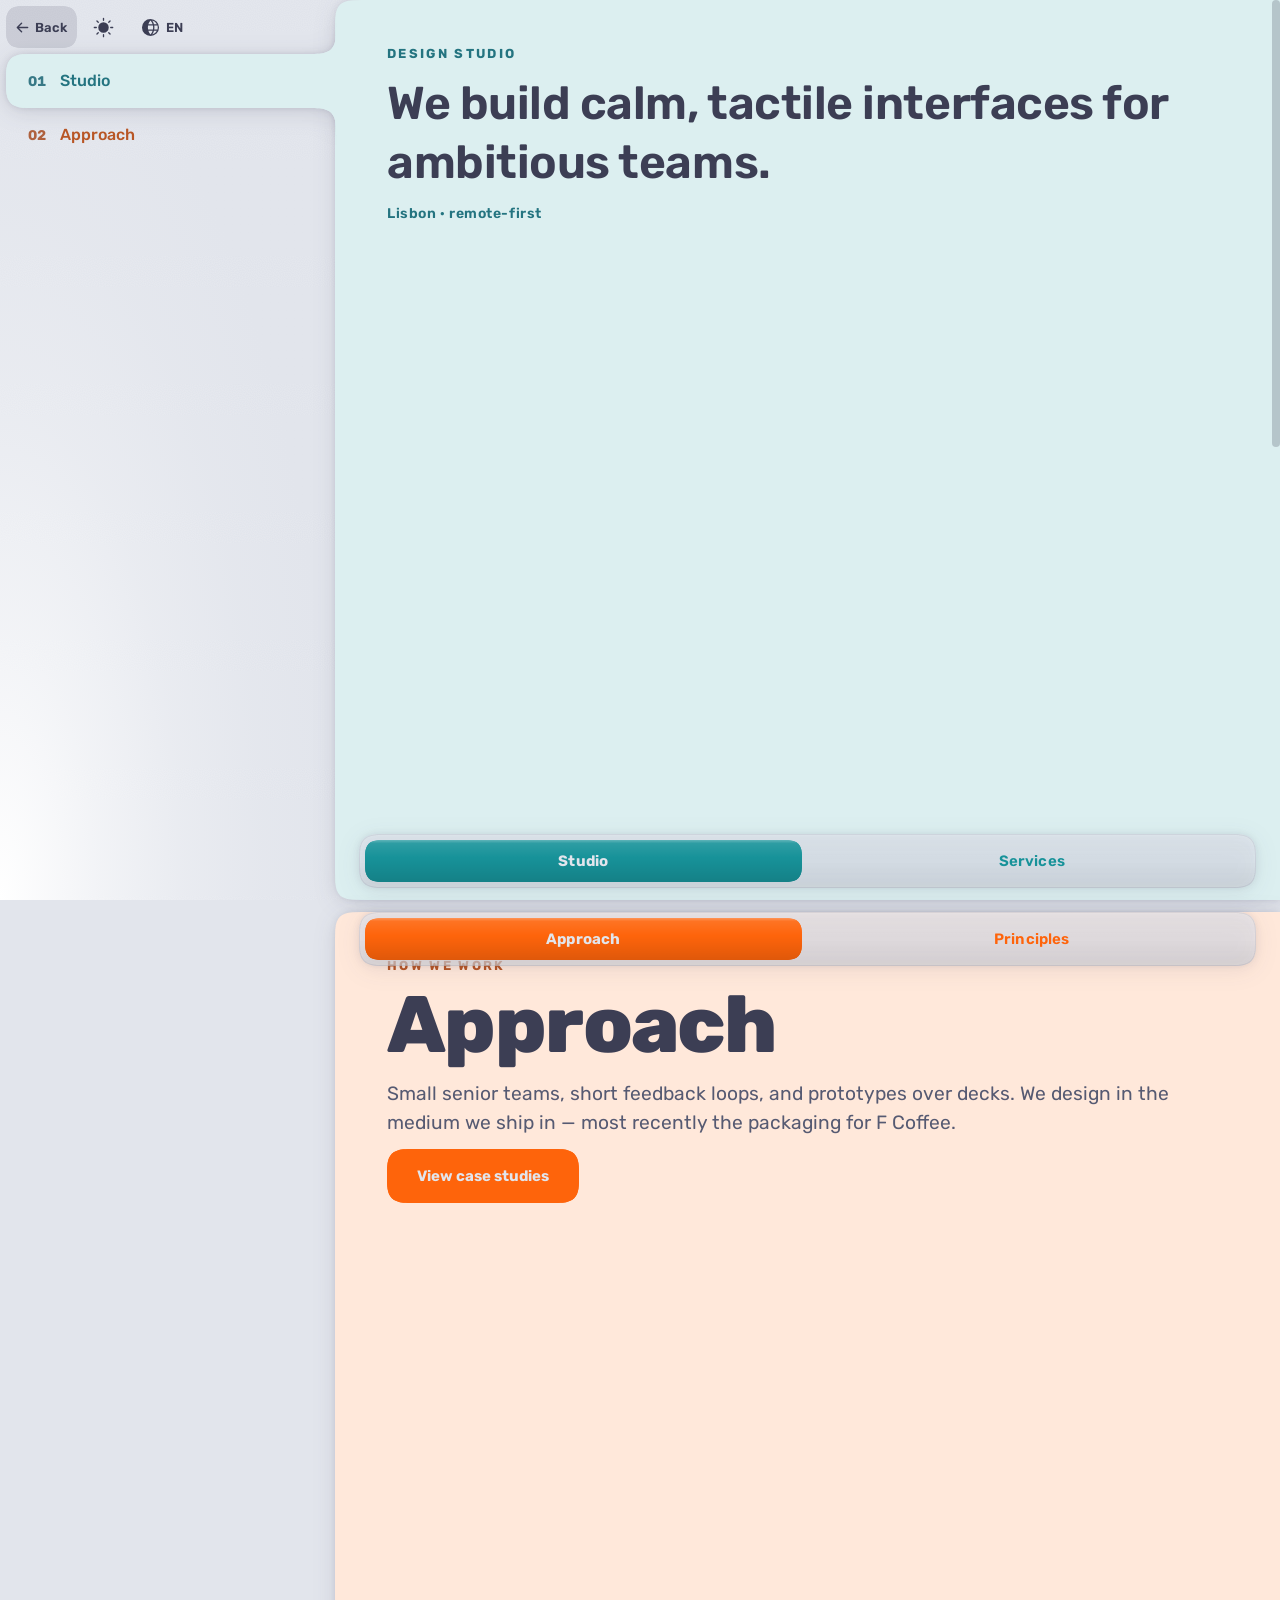
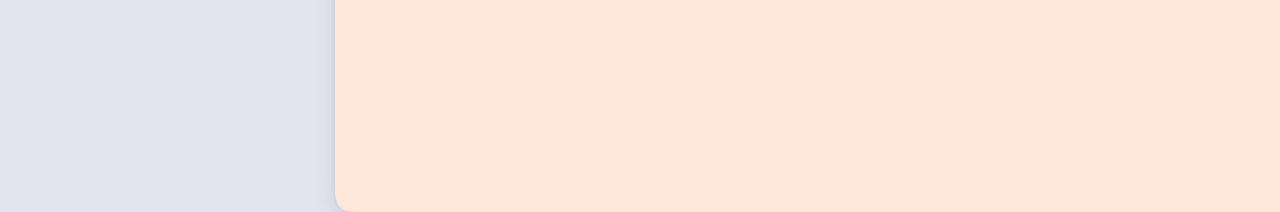
<file: studio/index.html>
<!doctype html>
<html lang="en">
  <head>
    <style data-layer-order="" data-precedence="reset">@layer properties, theme, base, components, utilities, fish, sq, sciui;
</style>

    <meta charset="UTF-8" />
    <meta name="viewport" content="width=device-width, initial-scale=1.0, viewport-fit=cover" />
    <!-- Honest cross-scheme default for the sliver of paint before f-ish's CSS
         applies (`html:has(.fish[data-theme='dark'])`, tokens.css) pins the
         resolved theme — this meta only tells the browser both are supported,
         never forces one. -->
    <meta name="color-scheme" content="light dark" />
    <link rel="icon" href="/favicon.svg" type="image/svg+xml" />
    <!-- The site face (self-hosted Rubik; @font-face in src/index.css). Rubik is the ONE face
         for the whole bilingual site, so BOTH primary subsets are preloaded (owner, 2026-07-18):
         latin is on the critical path of the prerendered EN first paint, and cyrillic is preloaded
         too so an EN→RU switch never waits on a lazy unicode-range fetch (a ~15KB one-time cost,
         cached, deliberately paid so no reader ever sees a font flash). With `font-display: block`
         (index.css) the preloaded font paints straight into Rubik — no fallback frame. The two
         -ext subsets stay demand-loaded (rare glyphs; block keeps them flash-free too). -->
    <link rel="preload" href="/fonts/rubik-latin.woff2" as="font" type="font/woff2" crossorigin />
    <link rel="preload" href="/fonts/rubik-cyrillic.woff2" as="font" type="font/woff2" crossorigin />
    <title>Fathom — Design Studio</title>
    <meta name="description" content="Fathom is a remote-first design studio in Lisbon, crafting calm, considered brand and product work." />
    <link rel="canonical" href="https://0px.pw/studio" />
    <meta name="theme-color" media="(prefers-color-scheme: light)" content="#e2e5ec" />
    <meta name="theme-color" media="(prefers-color-scheme: dark)" content="#11111b" />
    <meta name="robots" content="index, follow, max-image-preview:large" />
    <meta property="og:type" content="website" />
    <meta property="og:site_name" content="Andrey Porozhnetov" />
    <meta property="og:title" content="Fathom — Design Studio" />
    <meta property="og:description" content="Fathom is a remote-first design studio in Lisbon, crafting calm, considered brand and product work." />
    <meta property="og:url" content="https://0px.pw/studio" />
    <meta property="og:image" content="https://0px.pw/og.png" />
    <meta property="og:image:width" content="1200" />
    <meta property="og:image:height" content="630" />
    <meta property="og:image:type" content="image/png" />
    <meta property="og:image:alt" content="Fathom — Design Studio" />
    <meta property="og:locale" content="en" />
    <meta name="twitter:card" content="summary_large_image" />
    <meta name="twitter:title" content="Fathom — Design Studio" />
    <meta name="twitter:description" content="Fathom is a remote-first design studio in Lisbon, crafting calm, considered brand and product work." />
    <meta name="twitter:image" content="https://0px.pw/og.png" />
    <link rel="sitemap" type="application/xml" href="/sitemap.xml" />
    <script type="application/ld+json">{"@context":"https://schema.org","@graph":[{"@type":"WebSite","@id":"https://0px.pw/#website","name":"Andrey Porozhnetov","url":"https://0px.pw/","inLanguage":"en"},{"@type":"CollectionPage","@id":"https://0px.pw/studio#webpage","url":"https://0px.pw/studio","name":"Fathom — Design Studio","description":"Fathom is a remote-first design studio in Lisbon, crafting calm, considered brand and product work.","isPartOf":{"@id":"https://0px.pw/#website"},"inLanguage":"en","primaryImageOfPage":"https://0px.pw/og.png"},{"@type":"ItemList","name":"Fathom — Design Studio — sections","itemListElement":[{"@type":"ListItem","position":1,"name":"Studio","url":"https://0px.pw/studio#studio"},{"@type":"ListItem","position":2,"name":"Approach","url":"https://0px.pw/studio#approach"}]}]}</script>
    <script type="module" crossorigin src="/assets/index-DURj8KI8.js"></script>
    <link rel="stylesheet" crossorigin href="/assets/style-Br7dK562.css">
  </head>
  <body>
    <div id="root"><style data-precedence="medium" data-href="sq-3.4822">@layer sq{.sq[data-sq-n="3.4822"] > .sq-skin > .sq-fill{--sq-fe:calc(100% - var(--sq-lift));clip-path:polygon(calc(var(--sq-lift)) calc(var(--sq-lift) + var(--sq-tl-c)),calc(var(--sq-lift) + .0071*var(--sq-tl-c)) calc(var(--sq-lift) + .6554*var(--sq-tl-c)),calc(var(--sq-lift) + .0284*var(--sq-tl-c)) calc(var(--sq-lift) + .4906*var(--sq-tl-c)),calc(var(--sq-lift) + .0641*var(--sq-tl-c)) calc(var(--sq-lift) + .3646*var(--sq-tl-c)),calc(var(--sq-lift) + .1146*var(--sq-tl-c)) calc(var(--sq-lift) + .263*var(--sq-tl-c)),calc(var(--sq-lift) + .1805*var(--sq-tl-c)) calc(var(--sq-lift) + .1805*var(--sq-tl-c)),calc(var(--sq-lift) + .263*var(--sq-tl-c)) calc(var(--sq-lift) + .1146*var(--sq-tl-c)),calc(var(--sq-lift) + .3646*var(--sq-tl-c)) calc(var(--sq-lift) + .0641*var(--sq-tl-c)),calc(var(--sq-lift) + .4906*var(--sq-tl-c)) calc(var(--sq-lift) + .0284*var(--sq-tl-c)),calc(var(--sq-lift) + .6554*var(--sq-tl-c)) calc(var(--sq-lift) + .0071*var(--sq-tl-c)),calc(var(--sq-lift) + var(--sq-tl-c)) calc(var(--sq-lift)),calc(var(--sq-fe) - var(--sq-tr-c)) calc(var(--sq-lift)),calc(var(--sq-fe) - .6554*var(--sq-tr-c)) calc(var(--sq-lift) + .0071*var(--sq-tr-c)),calc(var(--sq-fe) - .4906*var(--sq-tr-c)) calc(var(--sq-lift) + .0284*var(--sq-tr-c)),calc(var(--sq-fe) - .3646*var(--sq-tr-c)) calc(var(--sq-lift) + .0641*var(--sq-tr-c)),calc(var(--sq-fe) - .263*var(--sq-tr-c)) calc(var(--sq-lift) + .1146*var(--sq-tr-c)),calc(var(--sq-fe) - .1805*var(--sq-tr-c)) calc(var(--sq-lift) + .1805*var(--sq-tr-c)),calc(var(--sq-fe) - .1146*var(--sq-tr-c)) calc(var(--sq-lift) + .263*var(--sq-tr-c)),calc(var(--sq-fe) - .0641*var(--sq-tr-c)) calc(var(--sq-lift) + .3646*var(--sq-tr-c)),calc(var(--sq-fe) - .0284*var(--sq-tr-c)) calc(var(--sq-lift) + .4906*var(--sq-tr-c)),calc(var(--sq-fe) - .0071*var(--sq-tr-c)) calc(var(--sq-lift) + .6554*var(--sq-tr-c)),calc(var(--sq-fe)) calc(var(--sq-lift) + var(--sq-tr-c)),calc(var(--sq-fe)) calc(var(--sq-fe) - var(--sq-br-c)),calc(var(--sq-fe) - .0071*var(--sq-br-c)) calc(var(--sq-fe) - .6554*var(--sq-br-c)),calc(var(--sq-fe) - .0284*var(--sq-br-c)) calc(var(--sq-fe) - .4906*var(--sq-br-c)),calc(var(--sq-fe) - .0641*var(--sq-br-c)) calc(var(--sq-fe) - .3646*var(--sq-br-c)),calc(var(--sq-fe) - .1146*var(--sq-br-c)) calc(var(--sq-fe) - .263*var(--sq-br-c)),calc(var(--sq-fe) - .1805*var(--sq-br-c)) calc(var(--sq-fe) - .1805*var(--sq-br-c)),calc(var(--sq-fe) - .263*var(--sq-br-c)) calc(var(--sq-fe) - .1146*var(--sq-br-c)),calc(var(--sq-fe) - .3646*var(--sq-br-c)) calc(var(--sq-fe) - .0641*var(--sq-br-c)),calc(var(--sq-fe) - .4906*var(--sq-br-c)) calc(var(--sq-fe) - .0284*var(--sq-br-c)),calc(var(--sq-fe) - .6554*var(--sq-br-c)) calc(var(--sq-fe) - .0071*var(--sq-br-c)),calc(var(--sq-fe) - var(--sq-br-c)) calc(var(--sq-fe)),calc(var(--sq-lift) + var(--sq-bl-c)) calc(var(--sq-fe)),calc(var(--sq-lift) + .6554*var(--sq-bl-c)) calc(var(--sq-fe) - .0071*var(--sq-bl-c)),calc(var(--sq-lift) + .4906*var(--sq-bl-c)) calc(var(--sq-fe) - .0284*var(--sq-bl-c)),calc(var(--sq-lift) + .3646*var(--sq-bl-c)) calc(var(--sq-fe) - .0641*var(--sq-bl-c)),calc(var(--sq-lift) + .263*var(--sq-bl-c)) calc(var(--sq-fe) - .1146*var(--sq-bl-c)),calc(var(--sq-lift) + .1805*var(--sq-bl-c)) calc(var(--sq-fe) - .1805*var(--sq-bl-c)),calc(var(--sq-lift) + .1146*var(--sq-bl-c)) calc(var(--sq-fe) - .263*var(--sq-bl-c)),calc(var(--sq-lift) + .0641*var(--sq-bl-c)) calc(var(--sq-fe) - .3646*var(--sq-bl-c)),calc(var(--sq-lift) + .0284*var(--sq-bl-c)) calc(var(--sq-fe) - .4906*var(--sq-bl-c)),calc(var(--sq-lift) + .0071*var(--sq-bl-c)) calc(var(--sq-fe) - .6554*var(--sq-bl-c)),calc(var(--sq-lift)) calc(var(--sq-fe) - var(--sq-bl-c)))}@supports not (corner-shape:superellipse(1.5)){.sq[data-sq-n="3.4822"] > .sq-crop{clip-path:polygon(calc(0px) calc(0px + var(--sq-tl-c)),calc(0px + .0071*var(--sq-tl-c)) calc(0px + .6554*var(--sq-tl-c)),calc(0px + .0284*var(--sq-tl-c)) calc(0px + .4906*var(--sq-tl-c)),calc(0px + .0641*var(--sq-tl-c)) calc(0px + .3646*var(--sq-tl-c)),calc(0px + .1146*var(--sq-tl-c)) calc(0px + .263*var(--sq-tl-c)),calc(0px + .1805*var(--sq-tl-c)) calc(0px + .1805*var(--sq-tl-c)),calc(0px + .263*var(--sq-tl-c)) calc(0px + .1146*var(--sq-tl-c)),calc(0px + .3646*var(--sq-tl-c)) calc(0px + .0641*var(--sq-tl-c)),calc(0px + .4906*var(--sq-tl-c)) calc(0px + .0284*var(--sq-tl-c)),calc(0px + .6554*var(--sq-tl-c)) calc(0px + .0071*var(--sq-tl-c)),calc(0px + var(--sq-tl-c)) calc(0px),calc(round(down, 100%, var(--sq-u)) - var(--sq-tr-c)) calc(0px),calc(round(down, 100%, var(--sq-u)) - .6554*var(--sq-tr-c)) calc(0px + .0071*var(--sq-tr-c)),calc(round(down, 100%, var(--sq-u)) - .4906*var(--sq-tr-c)) calc(0px + .0284*var(--sq-tr-c)),calc(round(down, 100%, var(--sq-u)) - .3646*var(--sq-tr-c)) calc(0px + .0641*var(--sq-tr-c)),calc(round(down, 100%, var(--sq-u)) - .263*var(--sq-tr-c)) calc(0px + .1146*var(--sq-tr-c)),calc(round(down, 100%, var(--sq-u)) - .1805*var(--sq-tr-c)) calc(0px + .1805*var(--sq-tr-c)),calc(round(down, 100%, var(--sq-u)) - .1146*var(--sq-tr-c)) calc(0px + .263*var(--sq-tr-c)),calc(round(down, 100%, var(--sq-u)) - .0641*var(--sq-tr-c)) calc(0px + .3646*var(--sq-tr-c)),calc(round(down, 100%, var(--sq-u)) - .0284*var(--sq-tr-c)) calc(0px + .4906*var(--sq-tr-c)),calc(round(down, 100%, var(--sq-u)) - .0071*var(--sq-tr-c)) calc(0px + .6554*var(--sq-tr-c)),calc(round(down, 100%, var(--sq-u))) calc(0px + var(--sq-tr-c)),calc(round(down, 100%, var(--sq-u))) calc(round(down, 100%, var(--sq-u)) - var(--sq-br-c)),calc(round(down, 100%, var(--sq-u)) - .0071*var(--sq-br-c)) calc(round(down, 100%, var(--sq-u)) - .6554*var(--sq-br-c)),calc(round(down, 100%, var(--sq-u)) - .0284*var(--sq-br-c)) calc(round(down, 100%, var(--sq-u)) - .4906*var(--sq-br-c)),calc(round(down, 100%, var(--sq-u)) - .0641*var(--sq-br-c)) calc(round(down, 100%, var(--sq-u)) - .3646*var(--sq-br-c)),calc(round(down, 100%, var(--sq-u)) - .1146*var(--sq-br-c)) calc(round(down, 100%, var(--sq-u)) - .263*var(--sq-br-c)),calc(round(down, 100%, var(--sq-u)) - .1805*var(--sq-br-c)) calc(round(down, 100%, var(--sq-u)) - .1805*var(--sq-br-c)),calc(round(down, 100%, var(--sq-u)) - .263*var(--sq-br-c)) calc(round(down, 100%, var(--sq-u)) - .1146*var(--sq-br-c)),calc(round(down, 100%, var(--sq-u)) - .3646*var(--sq-br-c)) calc(round(down, 100%, var(--sq-u)) - .0641*var(--sq-br-c)),calc(round(down, 100%, var(--sq-u)) - .4906*var(--sq-br-c)) calc(round(down, 100%, var(--sq-u)) - .0284*var(--sq-br-c)),calc(round(down, 100%, var(--sq-u)) - .6554*var(--sq-br-c)) calc(round(down, 100%, var(--sq-u)) - .0071*var(--sq-br-c)),calc(round(down, 100%, var(--sq-u)) - var(--sq-br-c)) calc(round(down, 100%, var(--sq-u))),calc(0px + var(--sq-bl-c)) calc(round(down, 100%, var(--sq-u))),calc(0px + .6554*var(--sq-bl-c)) calc(round(down, 100%, var(--sq-u)) - .0071*var(--sq-bl-c)),calc(0px + .4906*var(--sq-bl-c)) calc(round(down, 100%, var(--sq-u)) - .0284*var(--sq-bl-c)),calc(0px + .3646*var(--sq-bl-c)) calc(round(down, 100%, var(--sq-u)) - .0641*var(--sq-bl-c)),calc(0px + .263*var(--sq-bl-c)) calc(round(down, 100%, var(--sq-u)) - .1146*var(--sq-bl-c)),calc(0px + .1805*var(--sq-bl-c)) calc(round(down, 100%, var(--sq-u)) - .1805*var(--sq-bl-c)),calc(0px + .1146*var(--sq-bl-c)) calc(round(down, 100%, var(--sq-u)) - .263*var(--sq-bl-c)),calc(0px + .0641*var(--sq-bl-c)) calc(round(down, 100%, var(--sq-u)) - .3646*var(--sq-bl-c)),calc(0px + .0284*var(--sq-bl-c)) calc(round(down, 100%, var(--sq-u)) - .4906*var(--sq-bl-c)),calc(0px + .0071*var(--sq-bl-c)) calc(round(down, 100%, var(--sq-u)) - .6554*var(--sq-bl-c)),calc(0px) calc(round(down, 100%, var(--sq-u)) - var(--sq-bl-c)))}}.sq[data-sq-n="3.4822"][data-sq-fallback] > .sq-crop,.sq[data-sq-n="3.4822"][data-sq-weld][data-sq-rim] > .sq-crop,.sq[data-sq-n="3.4822"][data-sq-weld][data-sq-shadow] > .sq-crop{clip-path:polygon(calc(0px) calc(0px + var(--sq-tl-c)),calc(0px + .0071*var(--sq-tl-c)) calc(0px + .6554*var(--sq-tl-c)),calc(0px + .0284*var(--sq-tl-c)) calc(0px + .4906*var(--sq-tl-c)),calc(0px + .0641*var(--sq-tl-c)) calc(0px + .3646*var(--sq-tl-c)),calc(0px + .1146*var(--sq-tl-c)) calc(0px + .263*var(--sq-tl-c)),calc(0px + .1805*var(--sq-tl-c)) calc(0px + .1805*var(--sq-tl-c)),calc(0px + .263*var(--sq-tl-c)) calc(0px + .1146*var(--sq-tl-c)),calc(0px + .3646*var(--sq-tl-c)) calc(0px + .0641*var(--sq-tl-c)),calc(0px + .4906*var(--sq-tl-c)) calc(0px + .0284*var(--sq-tl-c)),calc(0px + .6554*var(--sq-tl-c)) calc(0px + .0071*var(--sq-tl-c)),calc(0px + var(--sq-tl-c)) calc(0px),calc(round(down, 100%, var(--sq-u)) - var(--sq-tr-c)) calc(0px),calc(round(down, 100%, var(--sq-u)) - .6554*var(--sq-tr-c)) calc(0px + .0071*var(--sq-tr-c)),calc(round(down, 100%, var(--sq-u)) - .4906*var(--sq-tr-c)) calc(0px + .0284*var(--sq-tr-c)),calc(round(down, 100%, var(--sq-u)) - .3646*var(--sq-tr-c)) calc(0px + .0641*var(--sq-tr-c)),calc(round(down, 100%, var(--sq-u)) - .263*var(--sq-tr-c)) calc(0px + .1146*var(--sq-tr-c)),calc(round(down, 100%, var(--sq-u)) - .1805*var(--sq-tr-c)) calc(0px + .1805*var(--sq-tr-c)),calc(round(down, 100%, var(--sq-u)) - .1146*var(--sq-tr-c)) calc(0px + .263*var(--sq-tr-c)),calc(round(down, 100%, var(--sq-u)) - .0641*var(--sq-tr-c)) calc(0px + .3646*var(--sq-tr-c)),calc(round(down, 100%, var(--sq-u)) - .0284*var(--sq-tr-c)) calc(0px + .4906*var(--sq-tr-c)),calc(round(down, 100%, var(--sq-u)) - .0071*var(--sq-tr-c)) calc(0px + .6554*var(--sq-tr-c)),calc(round(down, 100%, var(--sq-u))) calc(0px + var(--sq-tr-c)),calc(round(down, 100%, var(--sq-u))) calc(round(down, 100%, var(--sq-u)) - var(--sq-br-c)),calc(round(down, 100%, var(--sq-u)) - .0071*var(--sq-br-c)) calc(round(down, 100%, var(--sq-u)) - .6554*var(--sq-br-c)),calc(round(down, 100%, var(--sq-u)) - .0284*var(--sq-br-c)) calc(round(down, 100%, var(--sq-u)) - .4906*var(--sq-br-c)),calc(round(down, 100%, var(--sq-u)) - .0641*var(--sq-br-c)) calc(round(down, 100%, var(--sq-u)) - .3646*var(--sq-br-c)),calc(round(down, 100%, var(--sq-u)) - .1146*var(--sq-br-c)) calc(round(down, 100%, var(--sq-u)) - .263*var(--sq-br-c)),calc(round(down, 100%, var(--sq-u)) - .1805*var(--sq-br-c)) calc(round(down, 100%, var(--sq-u)) - .1805*var(--sq-br-c)),calc(round(down, 100%, var(--sq-u)) - .263*var(--sq-br-c)) calc(round(down, 100%, var(--sq-u)) - .1146*var(--sq-br-c)),calc(round(down, 100%, var(--sq-u)) - .3646*var(--sq-br-c)) calc(round(down, 100%, var(--sq-u)) - .0641*var(--sq-br-c)),calc(round(down, 100%, var(--sq-u)) - .4906*var(--sq-br-c)) calc(round(down, 100%, var(--sq-u)) - .0284*var(--sq-br-c)),calc(round(down, 100%, var(--sq-u)) - .6554*var(--sq-br-c)) calc(round(down, 100%, var(--sq-u)) - .0071*var(--sq-br-c)),calc(round(down, 100%, var(--sq-u)) - var(--sq-br-c)) calc(round(down, 100%, var(--sq-u))),calc(0px + var(--sq-bl-c)) calc(round(down, 100%, var(--sq-u))),calc(0px + .6554*var(--sq-bl-c)) calc(round(down, 100%, var(--sq-u)) - .0071*var(--sq-bl-c)),calc(0px + .4906*var(--sq-bl-c)) calc(round(down, 100%, var(--sq-u)) - .0284*var(--sq-bl-c)),calc(0px + .3646*var(--sq-bl-c)) calc(round(down, 100%, var(--sq-u)) - .0641*var(--sq-bl-c)),calc(0px + .263*var(--sq-bl-c)) calc(round(down, 100%, var(--sq-u)) - .1146*var(--sq-bl-c)),calc(0px + .1805*var(--sq-bl-c)) calc(round(down, 100%, var(--sq-u)) - .1805*var(--sq-bl-c)),calc(0px + .1146*var(--sq-bl-c)) calc(round(down, 100%, var(--sq-u)) - .263*var(--sq-bl-c)),calc(0px + .0641*var(--sq-bl-c)) calc(round(down, 100%, var(--sq-u)) - .3646*var(--sq-bl-c)),calc(0px + .0284*var(--sq-bl-c)) calc(round(down, 100%, var(--sq-u)) - .4906*var(--sq-bl-c)),calc(0px + .0071*var(--sq-bl-c)) calc(round(down, 100%, var(--sq-u)) - .6554*var(--sq-bl-c)),calc(0px) calc(round(down, 100%, var(--sq-u)) - var(--sq-bl-c)))}.sq[data-sq-n="3.4822"][data-sq-rim] > .sq-skin::after{--sq-fe:calc(100% - var(--sq-lift));clip-path:polygon(evenodd,calc(var(--sq-lift)) calc(var(--sq-lift) + var(--sq-tl-c)),calc(var(--sq-lift) + .0071*var(--sq-tl-c)) calc(var(--sq-lift) + .6554*var(--sq-tl-c)),calc(var(--sq-lift) + .0284*var(--sq-tl-c)) calc(var(--sq-lift) + .4906*var(--sq-tl-c)),calc(var(--sq-lift) + .0641*var(--sq-tl-c)) calc(var(--sq-lift) + .3646*var(--sq-tl-c)),calc(var(--sq-lift) + .1146*var(--sq-tl-c)) calc(var(--sq-lift) + .263*var(--sq-tl-c)),calc(var(--sq-lift) + .1805*var(--sq-tl-c)) calc(var(--sq-lift) + .1805*var(--sq-tl-c)),calc(var(--sq-lift) + .263*var(--sq-tl-c)) calc(var(--sq-lift) + .1146*var(--sq-tl-c)),calc(var(--sq-lift) + .3646*var(--sq-tl-c)) calc(var(--sq-lift) + .0641*var(--sq-tl-c)),calc(var(--sq-lift) + .4906*var(--sq-tl-c)) calc(var(--sq-lift) + .0284*var(--sq-tl-c)),calc(var(--sq-lift) + .6554*var(--sq-tl-c)) calc(var(--sq-lift) + .0071*var(--sq-tl-c)),calc(var(--sq-lift) + var(--sq-tl-c)) calc(var(--sq-lift)),calc(var(--sq-fe) - var(--sq-tr-c)) calc(var(--sq-lift)),calc(var(--sq-fe) - .6554*var(--sq-tr-c)) calc(var(--sq-lift) + .0071*var(--sq-tr-c)),calc(var(--sq-fe) - .4906*var(--sq-tr-c)) calc(var(--sq-lift) + .0284*var(--sq-tr-c)),calc(var(--sq-fe) - .3646*var(--sq-tr-c)) calc(var(--sq-lift) + .0641*var(--sq-tr-c)),calc(var(--sq-fe) - .263*var(--sq-tr-c)) calc(var(--sq-lift) + .1146*var(--sq-tr-c)),calc(var(--sq-fe) - .1805*var(--sq-tr-c)) calc(var(--sq-lift) + .1805*var(--sq-tr-c)),calc(var(--sq-fe) - .1146*var(--sq-tr-c)) calc(var(--sq-lift) + .263*var(--sq-tr-c)),calc(var(--sq-fe) - .0641*var(--sq-tr-c)) calc(var(--sq-lift) + .3646*var(--sq-tr-c)),calc(var(--sq-fe) - .0284*var(--sq-tr-c)) calc(var(--sq-lift) + .4906*var(--sq-tr-c)),calc(var(--sq-fe) - .0071*var(--sq-tr-c)) calc(var(--sq-lift) + .6554*var(--sq-tr-c)),calc(var(--sq-fe)) calc(var(--sq-lift) + var(--sq-tr-c)),calc(var(--sq-fe)) calc(var(--sq-fe) - var(--sq-br-c)),calc(var(--sq-fe) - .0071*var(--sq-br-c)) calc(var(--sq-fe) - .6554*var(--sq-br-c)),calc(var(--sq-fe) - .0284*var(--sq-br-c)) calc(var(--sq-fe) - .4906*var(--sq-br-c)),calc(var(--sq-fe) - .0641*var(--sq-br-c)) calc(var(--sq-fe) - .3646*var(--sq-br-c)),calc(var(--sq-fe) - .1146*var(--sq-br-c)) calc(var(--sq-fe) - .263*var(--sq-br-c)),calc(var(--sq-fe) - .1805*var(--sq-br-c)) calc(var(--sq-fe) - .1805*var(--sq-br-c)),calc(var(--sq-fe) - .263*var(--sq-br-c)) calc(var(--sq-fe) - .1146*var(--sq-br-c)),calc(var(--sq-fe) - .3646*var(--sq-br-c)) calc(var(--sq-fe) - .0641*var(--sq-br-c)),calc(var(--sq-fe) - .4906*var(--sq-br-c)) calc(var(--sq-fe) - .0284*var(--sq-br-c)),calc(var(--sq-fe) - .6554*var(--sq-br-c)) calc(var(--sq-fe) - .0071*var(--sq-br-c)),calc(var(--sq-fe) - var(--sq-br-c)) calc(var(--sq-fe)),calc(var(--sq-lift) + var(--sq-bl-c)) calc(var(--sq-fe)),calc(var(--sq-lift) + .6554*var(--sq-bl-c)) calc(var(--sq-fe) - .0071*var(--sq-bl-c)),calc(var(--sq-lift) + .4906*var(--sq-bl-c)) calc(var(--sq-fe) - .0284*var(--sq-bl-c)),calc(var(--sq-lift) + .3646*var(--sq-bl-c)) calc(var(--sq-fe) - .0641*var(--sq-bl-c)),calc(var(--sq-lift) + .263*var(--sq-bl-c)) calc(var(--sq-fe) - .1146*var(--sq-bl-c)),calc(var(--sq-lift) + .1805*var(--sq-bl-c)) calc(var(--sq-fe) - .1805*var(--sq-bl-c)),calc(var(--sq-lift) + .1146*var(--sq-bl-c)) calc(var(--sq-fe) - .263*var(--sq-bl-c)),calc(var(--sq-lift) + .0641*var(--sq-bl-c)) calc(var(--sq-fe) - .3646*var(--sq-bl-c)),calc(var(--sq-lift) + .0284*var(--sq-bl-c)) calc(var(--sq-fe) - .4906*var(--sq-bl-c)),calc(var(--sq-lift) + .0071*var(--sq-bl-c)) calc(var(--sq-fe) - .6554*var(--sq-bl-c)),calc(var(--sq-lift)) calc(var(--sq-fe) - var(--sq-bl-c)),calc(var(--sq-lift)) calc(var(--sq-lift) + var(--sq-tl-c)),calc(var(--sq-lift) + var(--sq-rim-l)) calc(var(--sq-lift) + var(--sq-tl-c)),calc(var(--sq-lift) + .0071*var(--sq-tl-c) + .9974*var(--sq-rim-l)) calc(var(--sq-lift) + .6554*var(--sq-tl-c) + .0721*var(--sq-rim-t)),calc(var(--sq-lift) + .0284*var(--sq-tl-c) + .9803*var(--sq-rim-l)) calc(var(--sq-lift) + .4906*var(--sq-tl-c) + .1974*var(--sq-rim-t)),calc(var(--sq-lift) + .0641*var(--sq-tl-c) + .934*var(--sq-rim-l)) calc(var(--sq-lift) + .3646*var(--sq-tl-c) + .3572*var(--sq-rim-t)),calc(var(--sq-lift) + .1146*var(--sq-tl-c) + .8445*var(--sq-rim-l)) calc(var(--sq-lift) + .263*var(--sq-tl-c) + .5356*var(--sq-rim-t)),calc(var(--sq-lift) + .1805*var(--sq-tl-c) + .7071*var(--sq-rim-l)) calc(var(--sq-lift) + .1805*var(--sq-tl-c) + .7071*var(--sq-rim-t)),calc(var(--sq-lift) + .263*var(--sq-tl-c) + .5356*var(--sq-rim-l)) calc(var(--sq-lift) + .1146*var(--sq-tl-c) + .8445*var(--sq-rim-t)),calc(var(--sq-lift) + .3646*var(--sq-tl-c) + .3572*var(--sq-rim-l)) calc(var(--sq-lift) + .0641*var(--sq-tl-c) + .934*var(--sq-rim-t)),calc(var(--sq-lift) + .4906*var(--sq-tl-c) + .1974*var(--sq-rim-l)) calc(var(--sq-lift) + .0284*var(--sq-tl-c) + .9803*var(--sq-rim-t)),calc(var(--sq-lift) + .6554*var(--sq-tl-c) + .0721*var(--sq-rim-l)) calc(var(--sq-lift) + .0071*var(--sq-tl-c) + .9974*var(--sq-rim-t)),calc(var(--sq-lift) + var(--sq-tl-c)) calc(var(--sq-lift) + var(--sq-rim-t)),calc(var(--sq-fe) - var(--sq-tr-c)) calc(var(--sq-lift) + var(--sq-rim-t)),calc(var(--sq-fe) - .6554*var(--sq-tr-c) - .0721*var(--sq-rim-r)) calc(var(--sq-lift) + .0071*var(--sq-tr-c) + .9974*var(--sq-rim-t)),calc(var(--sq-fe) - .4906*var(--sq-tr-c) - .1974*var(--sq-rim-r)) calc(var(--sq-lift) + .0284*var(--sq-tr-c) + .9803*var(--sq-rim-t)),calc(var(--sq-fe) - .3646*var(--sq-tr-c) - .3572*var(--sq-rim-r)) calc(var(--sq-lift) + .0641*var(--sq-tr-c) + .934*var(--sq-rim-t)),calc(var(--sq-fe) - .263*var(--sq-tr-c) - .5356*var(--sq-rim-r)) calc(var(--sq-lift) + .1146*var(--sq-tr-c) + .8445*var(--sq-rim-t)),calc(var(--sq-fe) - .1805*var(--sq-tr-c) - .7071*var(--sq-rim-r)) calc(var(--sq-lift) + .1805*var(--sq-tr-c) + .7071*var(--sq-rim-t)),calc(var(--sq-fe) - .1146*var(--sq-tr-c) - .8445*var(--sq-rim-r)) calc(var(--sq-lift) + .263*var(--sq-tr-c) + .5356*var(--sq-rim-t)),calc(var(--sq-fe) - .0641*var(--sq-tr-c) - .934*var(--sq-rim-r)) calc(var(--sq-lift) + .3646*var(--sq-tr-c) + .3572*var(--sq-rim-t)),calc(var(--sq-fe) - .0284*var(--sq-tr-c) - .9803*var(--sq-rim-r)) calc(var(--sq-lift) + .4906*var(--sq-tr-c) + .1974*var(--sq-rim-t)),calc(var(--sq-fe) - .0071*var(--sq-tr-c) - .9974*var(--sq-rim-r)) calc(var(--sq-lift) + .6554*var(--sq-tr-c) + .0721*var(--sq-rim-t)),calc(var(--sq-fe) - var(--sq-rim-r)) calc(var(--sq-lift) + var(--sq-tr-c)),calc(var(--sq-fe) - var(--sq-rim-r)) calc(var(--sq-fe) - var(--sq-br-c)),calc(var(--sq-fe) - .0071*var(--sq-br-c) - .9974*var(--sq-rim-r)) calc(var(--sq-fe) - .6554*var(--sq-br-c) - .0721*var(--sq-rim-b)),calc(var(--sq-fe) - .0284*var(--sq-br-c) - .9803*var(--sq-rim-r)) calc(var(--sq-fe) - .4906*var(--sq-br-c) - .1974*var(--sq-rim-b)),calc(var(--sq-fe) - .0641*var(--sq-br-c) - .934*var(--sq-rim-r)) calc(var(--sq-fe) - .3646*var(--sq-br-c) - .3572*var(--sq-rim-b)),calc(var(--sq-fe) - .1146*var(--sq-br-c) - .8445*var(--sq-rim-r)) calc(var(--sq-fe) - .263*var(--sq-br-c) - .5356*var(--sq-rim-b)),calc(var(--sq-fe) - .1805*var(--sq-br-c) - .7071*var(--sq-rim-r)) calc(var(--sq-fe) - .1805*var(--sq-br-c) - .7071*var(--sq-rim-b)),calc(var(--sq-fe) - .263*var(--sq-br-c) - .5356*var(--sq-rim-r)) calc(var(--sq-fe) - .1146*var(--sq-br-c) - .8445*var(--sq-rim-b)),calc(var(--sq-fe) - .3646*var(--sq-br-c) - .3572*var(--sq-rim-r)) calc(var(--sq-fe) - .0641*var(--sq-br-c) - .934*var(--sq-rim-b)),calc(var(--sq-fe) - .4906*var(--sq-br-c) - .1974*var(--sq-rim-r)) calc(var(--sq-fe) - .0284*var(--sq-br-c) - .9803*var(--sq-rim-b)),calc(var(--sq-fe) - .6554*var(--sq-br-c) - .0721*var(--sq-rim-r)) calc(var(--sq-fe) - .0071*var(--sq-br-c) - .9974*var(--sq-rim-b)),calc(var(--sq-fe) - var(--sq-br-c)) calc(var(--sq-fe) - var(--sq-rim-b)),calc(var(--sq-lift) + var(--sq-bl-c)) calc(var(--sq-fe) - var(--sq-rim-b)),calc(var(--sq-lift) + .6554*var(--sq-bl-c) + .0721*var(--sq-rim-l)) calc(var(--sq-fe) - .0071*var(--sq-bl-c) - .9974*var(--sq-rim-b)),calc(var(--sq-lift) + .4906*var(--sq-bl-c) + .1974*var(--sq-rim-l)) calc(var(--sq-fe) - .0284*var(--sq-bl-c) - .9803*var(--sq-rim-b)),calc(var(--sq-lift) + .3646*var(--sq-bl-c) + .3572*var(--sq-rim-l)) calc(var(--sq-fe) - .0641*var(--sq-bl-c) - .934*var(--sq-rim-b)),calc(var(--sq-lift) + .263*var(--sq-bl-c) + .5356*var(--sq-rim-l)) calc(var(--sq-fe) - .1146*var(--sq-bl-c) - .8445*var(--sq-rim-b)),calc(var(--sq-lift) + .1805*var(--sq-bl-c) + .7071*var(--sq-rim-l)) calc(var(--sq-fe) - .1805*var(--sq-bl-c) - .7071*var(--sq-rim-b)),calc(var(--sq-lift) + .1146*var(--sq-bl-c) + .8445*var(--sq-rim-l)) calc(var(--sq-fe) - .263*var(--sq-bl-c) - .5356*var(--sq-rim-b)),calc(var(--sq-lift) + .0641*var(--sq-bl-c) + .934*var(--sq-rim-l)) calc(var(--sq-fe) - .3646*var(--sq-bl-c) - .3572*var(--sq-rim-b)),calc(var(--sq-lift) + .0284*var(--sq-bl-c) + .9803*var(--sq-rim-l)) calc(var(--sq-fe) - .4906*var(--sq-bl-c) - .1974*var(--sq-rim-b)),calc(var(--sq-lift) + .0071*var(--sq-bl-c) + .9974*var(--sq-rim-l)) calc(var(--sq-fe) - .6554*var(--sq-bl-c) - .0721*var(--sq-rim-b)),calc(var(--sq-lift) + var(--sq-rim-l)) calc(var(--sq-fe) - var(--sq-bl-c)),calc(var(--sq-lift) + var(--sq-rim-l)) calc(var(--sq-lift) + var(--sq-tl-c)))}.sq[data-sq-n="3.4822"][data-sq-shadow="inset"] > .sq-skin > .sq-fill > .sq-inset::before{--sq-fe:calc(100% - var(--sq-blift));clip-path:polygon(evenodd,calc(var(--sq-blift) + var(--sq-bo-l)) calc(var(--sq-blift) + var(--sq-tl-p)),calc(var(--sq-blift) + .0071*var(--sq-tl-p) + .9974*var(--sq-bo-l)) calc(var(--sq-blift) + .6554*var(--sq-tl-p) + .0721*var(--sq-bo-t)),calc(var(--sq-blift) + .0284*var(--sq-tl-p) + .9803*var(--sq-bo-l)) calc(var(--sq-blift) + .4906*var(--sq-tl-p) + .1974*var(--sq-bo-t)),calc(var(--sq-blift) + .0641*var(--sq-tl-p) + .934*var(--sq-bo-l)) calc(var(--sq-blift) + .3646*var(--sq-tl-p) + .3572*var(--sq-bo-t)),calc(var(--sq-blift) + .1146*var(--sq-tl-p) + .8445*var(--sq-bo-l)) calc(var(--sq-blift) + .263*var(--sq-tl-p) + .5356*var(--sq-bo-t)),calc(var(--sq-blift) + .1805*var(--sq-tl-p) + .7071*var(--sq-bo-l)) calc(var(--sq-blift) + .1805*var(--sq-tl-p) + .7071*var(--sq-bo-t)),calc(var(--sq-blift) + .263*var(--sq-tl-p) + .5356*var(--sq-bo-l)) calc(var(--sq-blift) + .1146*var(--sq-tl-p) + .8445*var(--sq-bo-t)),calc(var(--sq-blift) + .3646*var(--sq-tl-p) + .3572*var(--sq-bo-l)) calc(var(--sq-blift) + .0641*var(--sq-tl-p) + .934*var(--sq-bo-t)),calc(var(--sq-blift) + .4906*var(--sq-tl-p) + .1974*var(--sq-bo-l)) calc(var(--sq-blift) + .0284*var(--sq-tl-p) + .9803*var(--sq-bo-t)),calc(var(--sq-blift) + .6554*var(--sq-tl-p) + .0721*var(--sq-bo-l)) calc(var(--sq-blift) + .0071*var(--sq-tl-p) + .9974*var(--sq-bo-t)),calc(var(--sq-blift) + var(--sq-tl-p)) calc(var(--sq-blift) + var(--sq-bo-t)),calc(var(--sq-fe) - var(--sq-tr-p)) calc(var(--sq-blift) + var(--sq-bo-t)),calc(var(--sq-fe) - .6554*var(--sq-tr-p) - .0721*var(--sq-bo-r)) calc(var(--sq-blift) + .0071*var(--sq-tr-p) + .9974*var(--sq-bo-t)),calc(var(--sq-fe) - .4906*var(--sq-tr-p) - .1974*var(--sq-bo-r)) calc(var(--sq-blift) + .0284*var(--sq-tr-p) + .9803*var(--sq-bo-t)),calc(var(--sq-fe) - .3646*var(--sq-tr-p) - .3572*var(--sq-bo-r)) calc(var(--sq-blift) + .0641*var(--sq-tr-p) + .934*var(--sq-bo-t)),calc(var(--sq-fe) - .263*var(--sq-tr-p) - .5356*var(--sq-bo-r)) calc(var(--sq-blift) + .1146*var(--sq-tr-p) + .8445*var(--sq-bo-t)),calc(var(--sq-fe) - .1805*var(--sq-tr-p) - .7071*var(--sq-bo-r)) calc(var(--sq-blift) + .1805*var(--sq-tr-p) + .7071*var(--sq-bo-t)),calc(var(--sq-fe) - .1146*var(--sq-tr-p) - .8445*var(--sq-bo-r)) calc(var(--sq-blift) + .263*var(--sq-tr-p) + .5356*var(--sq-bo-t)),calc(var(--sq-fe) - .0641*var(--sq-tr-p) - .934*var(--sq-bo-r)) calc(var(--sq-blift) + .3646*var(--sq-tr-p) + .3572*var(--sq-bo-t)),calc(var(--sq-fe) - .0284*var(--sq-tr-p) - .9803*var(--sq-bo-r)) calc(var(--sq-blift) + .4906*var(--sq-tr-p) + .1974*var(--sq-bo-t)),calc(var(--sq-fe) - .0071*var(--sq-tr-p) - .9974*var(--sq-bo-r)) calc(var(--sq-blift) + .6554*var(--sq-tr-p) + .0721*var(--sq-bo-t)),calc(var(--sq-fe) - var(--sq-bo-r)) calc(var(--sq-blift) + var(--sq-tr-p)),calc(var(--sq-fe) - var(--sq-bo-r)) calc(var(--sq-fe) - var(--sq-br-p)),calc(var(--sq-fe) - .0071*var(--sq-br-p) - .9974*var(--sq-bo-r)) calc(var(--sq-fe) - .6554*var(--sq-br-p) - .0721*var(--sq-bo-b)),calc(var(--sq-fe) - .0284*var(--sq-br-p) - .9803*var(--sq-bo-r)) calc(var(--sq-fe) - .4906*var(--sq-br-p) - .1974*var(--sq-bo-b)),calc(var(--sq-fe) - .0641*var(--sq-br-p) - .934*var(--sq-bo-r)) calc(var(--sq-fe) - .3646*var(--sq-br-p) - .3572*var(--sq-bo-b)),calc(var(--sq-fe) - .1146*var(--sq-br-p) - .8445*var(--sq-bo-r)) calc(var(--sq-fe) - .263*var(--sq-br-p) - .5356*var(--sq-bo-b)),calc(var(--sq-fe) - .1805*var(--sq-br-p) - .7071*var(--sq-bo-r)) calc(var(--sq-fe) - .1805*var(--sq-br-p) - .7071*var(--sq-bo-b)),calc(var(--sq-fe) - .263*var(--sq-br-p) - .5356*var(--sq-bo-r)) calc(var(--sq-fe) - .1146*var(--sq-br-p) - .8445*var(--sq-bo-b)),calc(var(--sq-fe) - .3646*var(--sq-br-p) - .3572*var(--sq-bo-r)) calc(var(--sq-fe) - .0641*var(--sq-br-p) - .934*var(--sq-bo-b)),calc(var(--sq-fe) - .4906*var(--sq-br-p) - .1974*var(--sq-bo-r)) calc(var(--sq-fe) - .0284*var(--sq-br-p) - .9803*var(--sq-bo-b)),calc(var(--sq-fe) - .6554*var(--sq-br-p) - .0721*var(--sq-bo-r)) calc(var(--sq-fe) - .0071*var(--sq-br-p) - .9974*var(--sq-bo-b)),calc(var(--sq-fe) - var(--sq-br-p)) calc(var(--sq-fe) - var(--sq-bo-b)),calc(var(--sq-blift) + var(--sq-bl-p)) calc(var(--sq-fe) - var(--sq-bo-b)),calc(var(--sq-blift) + .6554*var(--sq-bl-p) + .0721*var(--sq-bo-l)) calc(var(--sq-fe) - .0071*var(--sq-bl-p) - .9974*var(--sq-bo-b)),calc(var(--sq-blift) + .4906*var(--sq-bl-p) + .1974*var(--sq-bo-l)) calc(var(--sq-fe) - .0284*var(--sq-bl-p) - .9803*var(--sq-bo-b)),calc(var(--sq-blift) + .3646*var(--sq-bl-p) + .3572*var(--sq-bo-l)) calc(var(--sq-fe) - .0641*var(--sq-bl-p) - .934*var(--sq-bo-b)),calc(var(--sq-blift) + .263*var(--sq-bl-p) + .5356*var(--sq-bo-l)) calc(var(--sq-fe) - .1146*var(--sq-bl-p) - .8445*var(--sq-bo-b)),calc(var(--sq-blift) + .1805*var(--sq-bl-p) + .7071*var(--sq-bo-l)) calc(var(--sq-fe) - .1805*var(--sq-bl-p) - .7071*var(--sq-bo-b)),calc(var(--sq-blift) + .1146*var(--sq-bl-p) + .8445*var(--sq-bo-l)) calc(var(--sq-fe) - .263*var(--sq-bl-p) - .5356*var(--sq-bo-b)),calc(var(--sq-blift) + .0641*var(--sq-bl-p) + .934*var(--sq-bo-l)) calc(var(--sq-fe) - .3646*var(--sq-bl-p) - .3572*var(--sq-bo-b)),calc(var(--sq-blift) + .0284*var(--sq-bl-p) + .9803*var(--sq-bo-l)) calc(var(--sq-fe) - .4906*var(--sq-bl-p) - .1974*var(--sq-bo-b)),calc(var(--sq-blift) + .0071*var(--sq-bl-p) + .9974*var(--sq-bo-l)) calc(var(--sq-fe) - .6554*var(--sq-bl-p) - .0721*var(--sq-bo-b)),calc(var(--sq-blift) + var(--sq-bo-l)) calc(var(--sq-fe) - var(--sq-bl-p)),calc(var(--sq-blift) + var(--sq-bo-l)) calc(var(--sq-blift) + var(--sq-tl-p)),calc(var(--sq-blift) + var(--sq-bi-l)) calc(var(--sq-blift) + var(--sq-tl-p)),calc(var(--sq-blift) + .0071*var(--sq-tl-p) + .9974*var(--sq-bi-l)) calc(var(--sq-blift) + .6554*var(--sq-tl-p) + .0721*var(--sq-bi-t)),calc(var(--sq-blift) + .0284*var(--sq-tl-p) + .9803*var(--sq-bi-l)) calc(var(--sq-blift) + .4906*var(--sq-tl-p) + .1974*var(--sq-bi-t)),calc(var(--sq-blift) + .0641*var(--sq-tl-p) + .934*var(--sq-bi-l)) calc(var(--sq-blift) + .3646*var(--sq-tl-p) + .3572*var(--sq-bi-t)),calc(var(--sq-blift) + .1146*var(--sq-tl-p) + .8445*var(--sq-bi-l)) calc(var(--sq-blift) + .263*var(--sq-tl-p) + .5356*var(--sq-bi-t)),calc(var(--sq-blift) + .1805*var(--sq-tl-p) + .7071*var(--sq-bi-l)) calc(var(--sq-blift) + .1805*var(--sq-tl-p) + .7071*var(--sq-bi-t)),calc(var(--sq-blift) + .263*var(--sq-tl-p) + .5356*var(--sq-bi-l)) calc(var(--sq-blift) + .1146*var(--sq-tl-p) + .8445*var(--sq-bi-t)),calc(var(--sq-blift) + .3646*var(--sq-tl-p) + .3572*var(--sq-bi-l)) calc(var(--sq-blift) + .0641*var(--sq-tl-p) + .934*var(--sq-bi-t)),calc(var(--sq-blift) + .4906*var(--sq-tl-p) + .1974*var(--sq-bi-l)) calc(var(--sq-blift) + .0284*var(--sq-tl-p) + .9803*var(--sq-bi-t)),calc(var(--sq-blift) + .6554*var(--sq-tl-p) + .0721*var(--sq-bi-l)) calc(var(--sq-blift) + .0071*var(--sq-tl-p) + .9974*var(--sq-bi-t)),calc(var(--sq-blift) + var(--sq-tl-p)) calc(var(--sq-blift) + var(--sq-bi-t)),calc(var(--sq-fe) - var(--sq-tr-p)) calc(var(--sq-blift) + var(--sq-bi-t)),calc(var(--sq-fe) - .6554*var(--sq-tr-p) - .0721*var(--sq-bi-r)) calc(var(--sq-blift) + .0071*var(--sq-tr-p) + .9974*var(--sq-bi-t)),calc(var(--sq-fe) - .4906*var(--sq-tr-p) - .1974*var(--sq-bi-r)) calc(var(--sq-blift) + .0284*var(--sq-tr-p) + .9803*var(--sq-bi-t)),calc(var(--sq-fe) - .3646*var(--sq-tr-p) - .3572*var(--sq-bi-r)) calc(var(--sq-blift) + .0641*var(--sq-tr-p) + .934*var(--sq-bi-t)),calc(var(--sq-fe) - .263*var(--sq-tr-p) - .5356*var(--sq-bi-r)) calc(var(--sq-blift) + .1146*var(--sq-tr-p) + .8445*var(--sq-bi-t)),calc(var(--sq-fe) - .1805*var(--sq-tr-p) - .7071*var(--sq-bi-r)) calc(var(--sq-blift) + .1805*var(--sq-tr-p) + .7071*var(--sq-bi-t)),calc(var(--sq-fe) - .1146*var(--sq-tr-p) - .8445*var(--sq-bi-r)) calc(var(--sq-blift) + .263*var(--sq-tr-p) + .5356*var(--sq-bi-t)),calc(var(--sq-fe) - .0641*var(--sq-tr-p) - .934*var(--sq-bi-r)) calc(var(--sq-blift) + .3646*var(--sq-tr-p) + .3572*var(--sq-bi-t)),calc(var(--sq-fe) - .0284*var(--sq-tr-p) - .9803*var(--sq-bi-r)) calc(var(--sq-blift) + .4906*var(--sq-tr-p) + .1974*var(--sq-bi-t)),calc(var(--sq-fe) - .0071*var(--sq-tr-p) - .9974*var(--sq-bi-r)) calc(var(--sq-blift) + .6554*var(--sq-tr-p) + .0721*var(--sq-bi-t)),calc(var(--sq-fe) - var(--sq-bi-r)) calc(var(--sq-blift) + var(--sq-tr-p)),calc(var(--sq-fe) - var(--sq-bi-r)) calc(var(--sq-fe) - var(--sq-br-p)),calc(var(--sq-fe) - .0071*var(--sq-br-p) - .9974*var(--sq-bi-r)) calc(var(--sq-fe) - .6554*var(--sq-br-p) - .0721*var(--sq-bi-b)),calc(var(--sq-fe) - .0284*var(--sq-br-p) - .9803*var(--sq-bi-r)) calc(var(--sq-fe) - .4906*var(--sq-br-p) - .1974*var(--sq-bi-b)),calc(var(--sq-fe) - .0641*var(--sq-br-p) - .934*var(--sq-bi-r)) calc(var(--sq-fe) - .3646*var(--sq-br-p) - .3572*var(--sq-bi-b)),calc(var(--sq-fe) - .1146*var(--sq-br-p) - .8445*var(--sq-bi-r)) calc(var(--sq-fe) - .263*var(--sq-br-p) - .5356*var(--sq-bi-b)),calc(var(--sq-fe) - .1805*var(--sq-br-p) - .7071*var(--sq-bi-r)) calc(var(--sq-fe) - .1805*var(--sq-br-p) - .7071*var(--sq-bi-b)),calc(var(--sq-fe) - .263*var(--sq-br-p) - .5356*var(--sq-bi-r)) calc(var(--sq-fe) - .1146*var(--sq-br-p) - .8445*var(--sq-bi-b)),calc(var(--sq-fe) - .3646*var(--sq-br-p) - .3572*var(--sq-bi-r)) calc(var(--sq-fe) - .0641*var(--sq-br-p) - .934*var(--sq-bi-b)),calc(var(--sq-fe) - .4906*var(--sq-br-p) - .1974*var(--sq-bi-r)) calc(var(--sq-fe) - .0284*var(--sq-br-p) - .9803*var(--sq-bi-b)),calc(var(--sq-fe) - .6554*var(--sq-br-p) - .0721*var(--sq-bi-r)) calc(var(--sq-fe) - .0071*var(--sq-br-p) - .9974*var(--sq-bi-b)),calc(var(--sq-fe) - var(--sq-br-p)) calc(var(--sq-fe) - var(--sq-bi-b)),calc(var(--sq-blift) + var(--sq-bl-p)) calc(var(--sq-fe) - var(--sq-bi-b)),calc(var(--sq-blift) + .6554*var(--sq-bl-p) + .0721*var(--sq-bi-l)) calc(var(--sq-fe) - .0071*var(--sq-bl-p) - .9974*var(--sq-bi-b)),calc(var(--sq-blift) + .4906*var(--sq-bl-p) + .1974*var(--sq-bi-l)) calc(var(--sq-fe) - .0284*var(--sq-bl-p) - .9803*var(--sq-bi-b)),calc(var(--sq-blift) + .3646*var(--sq-bl-p) + .3572*var(--sq-bi-l)) calc(var(--sq-fe) - .0641*var(--sq-bl-p) - .934*var(--sq-bi-b)),calc(var(--sq-blift) + .263*var(--sq-bl-p) + .5356*var(--sq-bi-l)) calc(var(--sq-fe) - .1146*var(--sq-bl-p) - .8445*var(--sq-bi-b)),calc(var(--sq-blift) + .1805*var(--sq-bl-p) + .7071*var(--sq-bi-l)) calc(var(--sq-fe) - .1805*var(--sq-bl-p) - .7071*var(--sq-bi-b)),calc(var(--sq-blift) + .1146*var(--sq-bl-p) + .8445*var(--sq-bi-l)) calc(var(--sq-fe) - .263*var(--sq-bl-p) - .5356*var(--sq-bi-b)),calc(var(--sq-blift) + .0641*var(--sq-bl-p) + .934*var(--sq-bi-l)) calc(var(--sq-fe) - .3646*var(--sq-bl-p) - .3572*var(--sq-bi-b)),calc(var(--sq-blift) + .0284*var(--sq-bl-p) + .9803*var(--sq-bi-l)) calc(var(--sq-fe) - .4906*var(--sq-bl-p) - .1974*var(--sq-bi-b)),calc(var(--sq-blift) + .0071*var(--sq-bl-p) + .9974*var(--sq-bi-l)) calc(var(--sq-fe) - .6554*var(--sq-bl-p) - .0721*var(--sq-bi-b)),calc(var(--sq-blift) + var(--sq-bi-l)) calc(var(--sq-fe) - var(--sq-bl-p)),calc(var(--sq-blift) + var(--sq-bi-l)) calc(var(--sq-blift) + var(--sq-tl-p)))}.sq[data-sq-n="3.4822"][data-sq-shadow="outset"] > .sq-skin > .sq-cast{--sq-fe:calc(100% - var(--sq-cast-pad));clip-path:polygon(evenodd,0px 0px,100% 0px,100% 100%,0px 100%,0px 0px,calc(var(--sq-cast-pad)) calc(var(--sq-cast-pad) + var(--sq-tl-k)),calc(var(--sq-cast-pad) + .0071*var(--sq-tl-k)) calc(var(--sq-cast-pad) + .6554*var(--sq-tl-k)),calc(var(--sq-cast-pad) + .0284*var(--sq-tl-k)) calc(var(--sq-cast-pad) + .4906*var(--sq-tl-k)),calc(var(--sq-cast-pad) + .0641*var(--sq-tl-k)) calc(var(--sq-cast-pad) + .3646*var(--sq-tl-k)),calc(var(--sq-cast-pad) + .1146*var(--sq-tl-k)) calc(var(--sq-cast-pad) + .263*var(--sq-tl-k)),calc(var(--sq-cast-pad) + .1805*var(--sq-tl-k)) calc(var(--sq-cast-pad) + .1805*var(--sq-tl-k)),calc(var(--sq-cast-pad) + .263*var(--sq-tl-k)) calc(var(--sq-cast-pad) + .1146*var(--sq-tl-k)),calc(var(--sq-cast-pad) + .3646*var(--sq-tl-k)) calc(var(--sq-cast-pad) + .0641*var(--sq-tl-k)),calc(var(--sq-cast-pad) + .4906*var(--sq-tl-k)) calc(var(--sq-cast-pad) + .0284*var(--sq-tl-k)),calc(var(--sq-cast-pad) + .6554*var(--sq-tl-k)) calc(var(--sq-cast-pad) + .0071*var(--sq-tl-k)),calc(var(--sq-cast-pad) + var(--sq-tl-k)) calc(var(--sq-cast-pad)),calc(var(--sq-fe) - var(--sq-tr-k)) calc(var(--sq-cast-pad)),calc(var(--sq-fe) - .6554*var(--sq-tr-k)) calc(var(--sq-cast-pad) + .0071*var(--sq-tr-k)),calc(var(--sq-fe) - .4906*var(--sq-tr-k)) calc(var(--sq-cast-pad) + .0284*var(--sq-tr-k)),calc(var(--sq-fe) - .3646*var(--sq-tr-k)) calc(var(--sq-cast-pad) + .0641*var(--sq-tr-k)),calc(var(--sq-fe) - .263*var(--sq-tr-k)) calc(var(--sq-cast-pad) + .1146*var(--sq-tr-k)),calc(var(--sq-fe) - .1805*var(--sq-tr-k)) calc(var(--sq-cast-pad) + .1805*var(--sq-tr-k)),calc(var(--sq-fe) - .1146*var(--sq-tr-k)) calc(var(--sq-cast-pad) + .263*var(--sq-tr-k)),calc(var(--sq-fe) - .0641*var(--sq-tr-k)) calc(var(--sq-cast-pad) + .3646*var(--sq-tr-k)),calc(var(--sq-fe) - .0284*var(--sq-tr-k)) calc(var(--sq-cast-pad) + .4906*var(--sq-tr-k)),calc(var(--sq-fe) - .0071*var(--sq-tr-k)) calc(var(--sq-cast-pad) + .6554*var(--sq-tr-k)),calc(var(--sq-fe)) calc(var(--sq-cast-pad) + var(--sq-tr-k)),calc(var(--sq-fe)) calc(var(--sq-fe) - var(--sq-br-k)),calc(var(--sq-fe) - .0071*var(--sq-br-k)) calc(var(--sq-fe) - .6554*var(--sq-br-k)),calc(var(--sq-fe) - .0284*var(--sq-br-k)) calc(var(--sq-fe) - .4906*var(--sq-br-k)),calc(var(--sq-fe) - .0641*var(--sq-br-k)) calc(var(--sq-fe) - .3646*var(--sq-br-k)),calc(var(--sq-fe) - .1146*var(--sq-br-k)) calc(var(--sq-fe) - .263*var(--sq-br-k)),calc(var(--sq-fe) - .1805*var(--sq-br-k)) calc(var(--sq-fe) - .1805*var(--sq-br-k)),calc(var(--sq-fe) - .263*var(--sq-br-k)) calc(var(--sq-fe) - .1146*var(--sq-br-k)),calc(var(--sq-fe) - .3646*var(--sq-br-k)) calc(var(--sq-fe) - .0641*var(--sq-br-k)),calc(var(--sq-fe) - .4906*var(--sq-br-k)) calc(var(--sq-fe) - .0284*var(--sq-br-k)),calc(var(--sq-fe) - .6554*var(--sq-br-k)) calc(var(--sq-fe) - .0071*var(--sq-br-k)),calc(var(--sq-fe) - var(--sq-br-k)) calc(var(--sq-fe)),calc(var(--sq-cast-pad) + var(--sq-bl-k)) calc(var(--sq-fe)),calc(var(--sq-cast-pad) + .6554*var(--sq-bl-k)) calc(var(--sq-fe) - .0071*var(--sq-bl-k)),calc(var(--sq-cast-pad) + .4906*var(--sq-bl-k)) calc(var(--sq-fe) - .0284*var(--sq-bl-k)),calc(var(--sq-cast-pad) + .3646*var(--sq-bl-k)) calc(var(--sq-fe) - .0641*var(--sq-bl-k)),calc(var(--sq-cast-pad) + .263*var(--sq-bl-k)) calc(var(--sq-fe) - .1146*var(--sq-bl-k)),calc(var(--sq-cast-pad) + .1805*var(--sq-bl-k)) calc(var(--sq-fe) - .1805*var(--sq-bl-k)),calc(var(--sq-cast-pad) + .1146*var(--sq-bl-k)) calc(var(--sq-fe) - .263*var(--sq-bl-k)),calc(var(--sq-cast-pad) + .0641*var(--sq-bl-k)) calc(var(--sq-fe) - .3646*var(--sq-bl-k)),calc(var(--sq-cast-pad) + .0284*var(--sq-bl-k)) calc(var(--sq-fe) - .4906*var(--sq-bl-k)),calc(var(--sq-cast-pad) + .0071*var(--sq-bl-k)) calc(var(--sq-fe) - .6554*var(--sq-bl-k)),calc(var(--sq-cast-pad)) calc(var(--sq-fe) - var(--sq-bl-k)),calc(var(--sq-cast-pad)) calc(var(--sq-cast-pad) + var(--sq-tl-k)))}.sq[data-sq-n="3.4822"][data-sq-shadow="outset"] > .sq-skin > .sq-cast > .sq-blur::before{--sq-fe:calc(100% - var(--sq-cast-pad));clip-path:polygon(calc(var(--sq-cast-pad)) calc(var(--sq-cast-pad) + var(--sq-tl-k)),calc(var(--sq-cast-pad) + .0071*var(--sq-tl-k)) calc(var(--sq-cast-pad) + .6554*var(--sq-tl-k)),calc(var(--sq-cast-pad) + .0284*var(--sq-tl-k)) calc(var(--sq-cast-pad) + .4906*var(--sq-tl-k)),calc(var(--sq-cast-pad) + .0641*var(--sq-tl-k)) calc(var(--sq-cast-pad) + .3646*var(--sq-tl-k)),calc(var(--sq-cast-pad) + .1146*var(--sq-tl-k)) calc(var(--sq-cast-pad) + .263*var(--sq-tl-k)),calc(var(--sq-cast-pad) + .1805*var(--sq-tl-k)) calc(var(--sq-cast-pad) + .1805*var(--sq-tl-k)),calc(var(--sq-cast-pad) + .263*var(--sq-tl-k)) calc(var(--sq-cast-pad) + .1146*var(--sq-tl-k)),calc(var(--sq-cast-pad) + .3646*var(--sq-tl-k)) calc(var(--sq-cast-pad) + .0641*var(--sq-tl-k)),calc(var(--sq-cast-pad) + .4906*var(--sq-tl-k)) calc(var(--sq-cast-pad) + .0284*var(--sq-tl-k)),calc(var(--sq-cast-pad) + .6554*var(--sq-tl-k)) calc(var(--sq-cast-pad) + .0071*var(--sq-tl-k)),calc(var(--sq-cast-pad) + var(--sq-tl-k)) calc(var(--sq-cast-pad)),calc(var(--sq-fe) - var(--sq-tr-k)) calc(var(--sq-cast-pad)),calc(var(--sq-fe) - .6554*var(--sq-tr-k)) calc(var(--sq-cast-pad) + .0071*var(--sq-tr-k)),calc(var(--sq-fe) - .4906*var(--sq-tr-k)) calc(var(--sq-cast-pad) + .0284*var(--sq-tr-k)),calc(var(--sq-fe) - .3646*var(--sq-tr-k)) calc(var(--sq-cast-pad) + .0641*var(--sq-tr-k)),calc(var(--sq-fe) - .263*var(--sq-tr-k)) calc(var(--sq-cast-pad) + .1146*var(--sq-tr-k)),calc(var(--sq-fe) - .1805*var(--sq-tr-k)) calc(var(--sq-cast-pad) + .1805*var(--sq-tr-k)),calc(var(--sq-fe) - .1146*var(--sq-tr-k)) calc(var(--sq-cast-pad) + .263*var(--sq-tr-k)),calc(var(--sq-fe) - .0641*var(--sq-tr-k)) calc(var(--sq-cast-pad) + .3646*var(--sq-tr-k)),calc(var(--sq-fe) - .0284*var(--sq-tr-k)) calc(var(--sq-cast-pad) + .4906*var(--sq-tr-k)),calc(var(--sq-fe) - .0071*var(--sq-tr-k)) calc(var(--sq-cast-pad) + .6554*var(--sq-tr-k)),calc(var(--sq-fe)) calc(var(--sq-cast-pad) + var(--sq-tr-k)),calc(var(--sq-fe)) calc(var(--sq-fe) - var(--sq-br-k)),calc(var(--sq-fe) - .0071*var(--sq-br-k)) calc(var(--sq-fe) - .6554*var(--sq-br-k)),calc(var(--sq-fe) - .0284*var(--sq-br-k)) calc(var(--sq-fe) - .4906*var(--sq-br-k)),calc(var(--sq-fe) - .0641*var(--sq-br-k)) calc(var(--sq-fe) - .3646*var(--sq-br-k)),calc(var(--sq-fe) - .1146*var(--sq-br-k)) calc(var(--sq-fe) - .263*var(--sq-br-k)),calc(var(--sq-fe) - .1805*var(--sq-br-k)) calc(var(--sq-fe) - .1805*var(--sq-br-k)),calc(var(--sq-fe) - .263*var(--sq-br-k)) calc(var(--sq-fe) - .1146*var(--sq-br-k)),calc(var(--sq-fe) - .3646*var(--sq-br-k)) calc(var(--sq-fe) - .0641*var(--sq-br-k)),calc(var(--sq-fe) - .4906*var(--sq-br-k)) calc(var(--sq-fe) - .0284*var(--sq-br-k)),calc(var(--sq-fe) - .6554*var(--sq-br-k)) calc(var(--sq-fe) - .0071*var(--sq-br-k)),calc(var(--sq-fe) - var(--sq-br-k)) calc(var(--sq-fe)),calc(var(--sq-cast-pad) + var(--sq-bl-k)) calc(var(--sq-fe)),calc(var(--sq-cast-pad) + .6554*var(--sq-bl-k)) calc(var(--sq-fe) - .0071*var(--sq-bl-k)),calc(var(--sq-cast-pad) + .4906*var(--sq-bl-k)) calc(var(--sq-fe) - .0284*var(--sq-bl-k)),calc(var(--sq-cast-pad) + .3646*var(--sq-bl-k)) calc(var(--sq-fe) - .0641*var(--sq-bl-k)),calc(var(--sq-cast-pad) + .263*var(--sq-bl-k)) calc(var(--sq-fe) - .1146*var(--sq-bl-k)),calc(var(--sq-cast-pad) + .1805*var(--sq-bl-k)) calc(var(--sq-fe) - .1805*var(--sq-bl-k)),calc(var(--sq-cast-pad) + .1146*var(--sq-bl-k)) calc(var(--sq-fe) - .263*var(--sq-bl-k)),calc(var(--sq-cast-pad) + .0641*var(--sq-bl-k)) calc(var(--sq-fe) - .3646*var(--sq-bl-k)),calc(var(--sq-cast-pad) + .0284*var(--sq-bl-k)) calc(var(--sq-fe) - .4906*var(--sq-bl-k)),calc(var(--sq-cast-pad) + .0071*var(--sq-bl-k)) calc(var(--sq-fe) - .6554*var(--sq-bl-k)),calc(var(--sq-cast-pad)) calc(var(--sq-fe) - var(--sq-bl-k)))}}</style><div class="fish" data-boot="" data-superellipse="yes" data-theme="light" data-mobile="no" style="--n:1.8;--n-neg:-1.8;--sq-disc:url(&quot;data:image/svg+xml,%3Csvg xmlns=&#x27;http://www.w3.org/2000/svg&#x27; viewBox=&#x27;0 0 1 1&#x27; preserveAspectRatio=&#x27;none&#x27;%3E%3Cpath d=&#x27;M1.0000 0.5000L0.9994 0.6044L0.9975 0.6553L0.9945 0.6956L0.9901 0.7301L0.9846 0.7605L0.9778 0.7880L0.9697 0.8130L0.9604 0.8358L0.9497 0.8567L0.9378 0.8760L0.9244 0.8936L0.9098 0.9098L0.8936 0.9244L0.8760 0.9378L0.8567 0.9497L0.8358 0.9604L0.8130 0.9697L0.7880 0.9778L0.7605 0.9846L0.7301 0.9901L0.6956 0.9945L0.6553 0.9975L0.6044 0.9994L0.5000 1.0000L0.3956 0.9994L0.3447 0.9975L0.3044 0.9945L0.2699 0.9901L0.2395 0.9846L0.2120 0.9778L0.1870 0.9697L0.1642 0.9604L0.1433 0.9497L0.1240 0.9378L0.1064 0.9244L0.0902 0.9098L0.0756 0.8936L0.0622 0.8760L0.0503 0.8567L0.0396 0.8358L0.0303 0.8130L0.0222 0.7880L0.0154 0.7605L0.0099 0.7301L0.0055 0.6956L0.0025 0.6553L0.0006 0.6044L0.0000 0.5000L0.0006 0.3956L0.0025 0.3447L0.0055 0.3044L0.0099 0.2699L0.0154 0.2395L0.0222 0.2120L0.0303 0.1870L0.0396 0.1642L0.0503 0.1433L0.0622 0.1240L0.0756 0.1064L0.0902 0.0902L0.1064 0.0756L0.1240 0.0622L0.1433 0.0503L0.1642 0.0396L0.1870 0.0303L0.2120 0.0222L0.2395 0.0154L0.2699 0.0099L0.3044 0.0055L0.3447 0.0025L0.3956 0.0006L0.5000 0.0000L0.6044 0.0006L0.6553 0.0025L0.6956 0.0055L0.7301 0.0099L0.7605 0.0154L0.7880 0.0222L0.8130 0.0303L0.8358 0.0396L0.8567 0.0503L0.8760 0.0622L0.8936 0.0756L0.9098 0.0902L0.9244 0.1064L0.9378 0.1240L0.9497 0.1433L0.9604 0.1642L0.9697 0.1870L0.9778 0.2120L0.9846 0.2395L0.9901 0.2699L0.9945 0.3044L0.9975 0.3447L0.9994 0.3956Z&#x27; fill=&#x27;%23000&#x27;/%3E%3C/svg%3E&quot;)"><div class="fish-msurface" aria-hidden="true"><div class="fish-mpage"></div><span class="fish-mind"><b></b></span></div><aside class="fish-sidebar"><div class="fish-rail-scroll"><div class="fish-rail-track"><div class="fish-header"><a class="fish-back" href="/"><span class="sciui-focus-rim" aria-hidden="true"></span><svg class="sciui-icon fish-back-icon" viewBox="0 0 256 256" fill="currentColor" focusable="false" aria-hidden="true" style="width:15px;height:15px"><path fill="var(--icon-primary, currentColor)" d="M228 128a12 12 0 0 1-12 12H69l51.52 51.51a12 12 0 0 1-17 17l-72-72a12 12 0 0 1 0-17l72-72a12 12 0 0 1 17 17L69 116h147a12 12 0 0 1 12 12" fill-opacity="var(--icon-primary-opacity, 1)"/></svg><span class="fish-back-label">Back</span></a><button type="button" class="fish-headbtn fish-headbtn--icon fish-theme-toggle" aria-label="Switch to dark theme" aria-pressed="false"><span class="sciui-focus-rim" aria-hidden="true"></span><svg class="sciui-icon fish-headbtn-icon" viewBox="0 0 256 256" fill="currentColor" focusable="false" aria-hidden="true" style="width:21px;height:21px"><path fill="var(--icon-primary, currentColor)" d="M120 40V16a8 8 0 0 1 16 0v24a8 8 0 0 1-16 0m8 24a64 64 0 1 0 64 64a64.07 64.07 0 0 0-64-64m-69.66 5.66a8 8 0 0 0 11.32-11.32l-16-16a8 8 0 0 0-11.32 11.32Zm0 116.68l-16 16a8 8 0 0 0 11.32 11.32l16-16a8 8 0 0 0-11.32-11.32M192 72a8 8 0 0 0 5.66-2.34l16-16a8 8 0 0 0-11.32-11.32l-16 16A8 8 0 0 0 192 72m5.66 114.34a8 8 0 0 0-11.32 11.32l16 16a8 8 0 0 0 11.32-11.32ZM48 128a8 8 0 0 0-8-8H16a8 8 0 0 0 0 16h24a8 8 0 0 0 8-8m80 80a8 8 0 0 0-8 8v24a8 8 0 0 0 16 0v-24a8 8 0 0 0-8-8m112-88h-24a8 8 0 0 0 0 16h24a8 8 0 0 0 0-16" fill-opacity="var(--icon-primary-opacity, 1)"/></svg></button><button type="button" class="fish-headbtn" aria-label="Interface language: EN. Switch to RU"><span class="sciui-focus-rim" aria-hidden="true"></span><svg class="sciui-icon fish-headbtn-icon" viewBox="0 0 256 256" fill="currentColor" focusable="false" aria-hidden="true" style="width:21px;height:21px"><path fill="var(--icon-primary, currentColor)" d="M128 24a104 104 0 1 0 104 104A104.12 104.12 0 0 0 128 24m78.36 64h-35.65a135.3 135.3 0 0 0-22.3-45.6A88.29 88.29 0 0 1 206.37 88Zm9.64 40a87.6 87.6 0 0 1-3.33 24h-38.51a157.4 157.4 0 0 0 0-48h38.51a87.6 87.6 0 0 1 3.33 24m-88-85a115.3 115.3 0 0 1 26 45h-52a115.1 115.1 0 0 1 26-45m-26 125h52a115.1 115.1 0 0 1-26 45a115.3 115.3 0 0 1-26-45m-3.9-16a140.8 140.8 0 0 1 0-48h59.88a140.8 140.8 0 0 1 0 48Zm50.35 61.6a135.3 135.3 0 0 0 22.3-45.6h35.66a88.29 88.29 0 0 1-58 45.6Z" fill-opacity="var(--icon-primary-opacity, 1)"/></svg><span>EN</span></button></div><nav class="fish-nav"><div class="fish-nav-scroll"><div class="fish-tabs"><a href="#studio" class="fish-tab" data-active="" style="--ac:var(--teal)"><span class="fish-tab-pill" aria-hidden="true"></span><span class="fish-tab-idx">01</span><span class="fish-tab-label">Studio</span></a><a href="#approach" class="fish-tab" style="--ac:var(--peach)"><span class="fish-tab-pill" aria-hidden="true"></span><span class="fish-tab-idx">02</span><span class="fish-tab-label">Approach</span></a><div class="fish-indicator" aria-hidden="true" data-docked="" style="--active:0;--dock:1"><div class="fish-ind-recoil" style="--recoil:0"><div class="fish-indicator-shadow"><div class="fish-indicator-cast"><b class="fish-indicator-shape"></b></div></div><b class="fish-indicator-fill" aria-hidden="true"></b></div></div></div></div></nav></div></div><div class="fish-rail-edge fish-rail-edge-l" aria-hidden="true"><svg class="sciui-icon fish-rail-chevron" viewBox="0 0 256 256" fill="currentColor" focusable="false" aria-hidden="true"><path fill="var(--icon-primary, currentColor)" d="M168.49 199.51a12 12 0 0 1-17 17l-80-80a12 12 0 0 1 0-17l80-80a12 12 0 0 1 17 17L97 128Z" fill-opacity="var(--icon-primary-opacity, 1)"/></svg></div><div class="fish-rail-edge fish-rail-edge-r" aria-hidden="true"><svg class="sciui-icon fish-rail-chevron" viewBox="0 0 256 256" fill="currentColor" focusable="false" aria-hidden="true"><path fill="var(--icon-primary, currentColor)" d="m184.49 136.49l-80 80a12 12 0 0 1-17-17L159 128L87.51 56.49a12 12 0 1 1 17-17l80 80a12 12 0 0 1-.02 17" fill-opacity="var(--icon-primary-opacity, 1)"/></svg></div></aside><div class="fish-content"><div class="fish-scroller"><section id="studio" data-page-title="Studio" class="fish-page" style="--ac:var(--teal)"><div data-orientation="horizontal" data-activation-direction="none" class="fish-panel"><div class="fish-panel-surface" aria-hidden="true"><div class="sq fish-panel-cast" style="--sq-r:calc(var(--r) - 1px);--sq-bg:var(--fish-page-bg, var(--fish-surface-bg));--sq-exp:1.8" data-sq-n="3.4822" data-sq-weld="right" aria-hidden="true"><span class="sq-skin" aria-hidden="true"><span class="sq-fill"></span></span></div></div><div class="sq fish-panel-fill" style="--sq-r:var(--r);--sq-bg:var(--fish-page-bg, var(--fish-surface-bg));--sq-exp:1.8" data-sq-n="3.4822" data-sq-weld="right" aria-hidden="true"><span class="sq-skin" aria-hidden="true"><span class="sq-fill"></span></span></div><div class="fish-subs"><div class="fish-subpage" role="tabpanel" data-sub="hello" data-sub-title="Studio"><div class="fish-col" data-boot=""><div class="fish-kicker">DESIGN STUDIO</div><p class="fish-lead">We build calm, tactile interfaces for ambitious teams.</p><div class="fish-note">Lisbon · remote-first</div></div></div></div><div class="fish-shelf"><div data-orientation="horizontal" data-activation-direction="none" role="tablist" class="fish-glass fish-glass--outer"><div class="fish-glass-cast" aria-hidden="true"><div class="fish-glass-fill"></div></div><div class="fish-glass-surface" aria-hidden="true"></div><div class="fish-glass-inset" aria-hidden="true"></div><span data-orientation="horizontal" data-activation-direction="none" role="presentation" hidden="" class="fish-seg-indicator"><span class="fish-seg-pill" style="--recoil:0"></span></span><script>!function(){const t=document.currentScript.previousElementSibling;if(!t)return;const e=t.closest('[role="tablist"]');if(!e)return;const i=e.querySelector("[data-active]");if(!i)return;if(0===i.offsetWidth||0===e.offsetWidth)return;let o=0,n=0,h=0,l=0,r=0,f=0;function s(t){const e=getComputedStyle(t);let i=parseFloat(e.width)||0,o=parseFloat(e.height)||0;return(Math.round(i)!==t.offsetWidth||Math.round(o)!==t.offsetHeight)&&(i=t.offsetWidth,o=t.offsetHeight),{width:i,height:o}}if(null!=i&&null!=e){const{width:t,height:c}=s(i),{width:u,height:d}=s(e),a=i.getBoundingClientRect(),g=e.getBoundingClientRect(),p=u>0?g.width/u:1,b=d>0?g.height/d:1;if(Math.abs(p)>Number.EPSILON&&Math.abs(b)>Number.EPSILON){const t=a.left-g.left,i=a.top-g.top;o=t/p+e.scrollLeft-e.clientLeft,h=i/b+e.scrollTop-e.clientTop}else o=i.offsetLeft,h=i.offsetTop;r=t,f=c,n=e.scrollWidth-o-r,l=e.scrollHeight-h-f}function c(e,i){t.style.setProperty(`--active-tab-${e}`,`${i}px`)}c("left",o),c("right",n),c("top",h),c("bottom",l),c("width",r),c("height",f),r>0&&f>0&&t.removeAttribute("hidden")}();</script><button type="button" data-active="" data-orientation="horizontal" data-activation-direction="none" aria-disabled="false" tabindex="-1" role="tab" aria-selected="true" id="base-ui-_R_1m5i_" data-composite-item-active="" class="fish-seg-tab">Studio</button><button type="button" data-orientation="horizontal" data-activation-direction="none" aria-disabled="false" tabindex="-1" role="tab" aria-selected="false" id="base-ui-_R_2m5i_" class="fish-seg-tab">Services</button></div></div></div></section><section id="approach" data-page-title="Approach" class="fish-page" style="--ac:var(--peach)"><div data-orientation="horizontal" data-activation-direction="none" class="fish-panel"><div class="fish-panel-surface" aria-hidden="true"><div class="sq fish-panel-cast" style="--sq-r:calc(var(--r) - 1px);--sq-bg:var(--fish-page-bg, var(--fish-surface-bg));--sq-exp:1.8" data-sq-n="3.4822" data-sq-weld="right" aria-hidden="true"><span class="sq-skin" aria-hidden="true"><span class="sq-fill"></span></span></div></div><div class="sq fish-panel-fill" style="--sq-r:var(--r);--sq-bg:var(--fish-page-bg, var(--fish-surface-bg));--sq-exp:1.8" data-sq-n="3.4822" data-sq-weld="right" aria-hidden="true"><span class="sq-skin" aria-hidden="true"><span class="sq-fill"></span></span></div><div class="fish-subs"><div class="fish-subpage" role="tabpanel" data-sub="method" data-sub-title="Approach"><div class="fish-col" data-boot=""><div class="fish-kicker">HOW WE WORK</div><h1 class="fish-h1">Approach</h1><p class="fish-text">Small senior teams, short feedback loops, and prototypes over decks. We design in the medium we ship in — most recently the packaging for<!-- --> <a href="/coffee#origins" class="fish-link">F Coffee</a>.</p><button type="button" class="fish-btn">View case studies</button></div></div></div><div class="fish-shelf"><div data-orientation="horizontal" data-activation-direction="none" role="tablist" class="fish-glass fish-glass--outer"><div class="fish-glass-cast" aria-hidden="true"><div class="fish-glass-fill"></div></div><div class="fish-glass-surface" aria-hidden="true"></div><div class="fish-glass-inset" aria-hidden="true"></div><span data-orientation="horizontal" data-activation-direction="none" role="presentation" hidden="" class="fish-seg-indicator"><span class="fish-seg-pill" style="--recoil:0"></span></span><script>!function(){const t=document.currentScript.previousElementSibling;if(!t)return;const e=t.closest('[role="tablist"]');if(!e)return;const i=e.querySelector("[data-active]");if(!i)return;if(0===i.offsetWidth||0===e.offsetWidth)return;let o=0,n=0,h=0,l=0,r=0,f=0;function s(t){const e=getComputedStyle(t);let i=parseFloat(e.width)||0,o=parseFloat(e.height)||0;return(Math.round(i)!==t.offsetWidth||Math.round(o)!==t.offsetHeight)&&(i=t.offsetWidth,o=t.offsetHeight),{width:i,height:o}}if(null!=i&&null!=e){const{width:t,height:c}=s(i),{width:u,height:d}=s(e),a=i.getBoundingClientRect(),g=e.getBoundingClientRect(),p=u>0?g.width/u:1,b=d>0?g.height/d:1;if(Math.abs(p)>Number.EPSILON&&Math.abs(b)>Number.EPSILON){const t=a.left-g.left,i=a.top-g.top;o=t/p+e.scrollLeft-e.clientLeft,h=i/b+e.scrollTop-e.clientTop}else o=i.offsetLeft,h=i.offsetTop;r=t,f=c,n=e.scrollWidth-o-r,l=e.scrollHeight-h-f}function c(e,i){t.style.setProperty(`--active-tab-${e}`,`${i}px`)}c("left",o),c("right",n),c("top",h),c("bottom",l),c("width",r),c("height",f),r>0&&f>0&&t.removeAttribute("hidden")}();</script><button type="button" data-active="" data-orientation="horizontal" data-activation-direction="none" aria-disabled="false" tabindex="-1" role="tab" aria-selected="true" id="base-ui-_R_1m9i_" data-composite-item-active="" class="fish-seg-tab">Approach</button><button type="button" data-orientation="horizontal" data-activation-direction="none" aria-disabled="false" tabindex="-1" role="tab" aria-selected="false" id="base-ui-_R_2m9i_" class="fish-seg-tab">Principles</button></div></div></div></section></div><div class="fish-scrollbar" aria-hidden="true"></div></div><span class="fish-mind fish-mind-vis" aria-hidden="true"><b></b></span></div></div><script>(function(){var el=document.querySelector('.fish');if(!el)return;try{var k="f-ish:theme",v=localStorage.getItem(k),d=(v==='light'||v==='dark')?v:(matchMedia('(prefers-color-scheme: dark)').matches?'dark':'light');el.setAttribute('data-theme',d)}catch(e){}try{if(matchMedia("(max-width: 48rem) and (orientation: portrait)").matches)el.setAttribute('data-mobile','yes')}catch(e){}})()</script>
  </body>
</html>
</file>
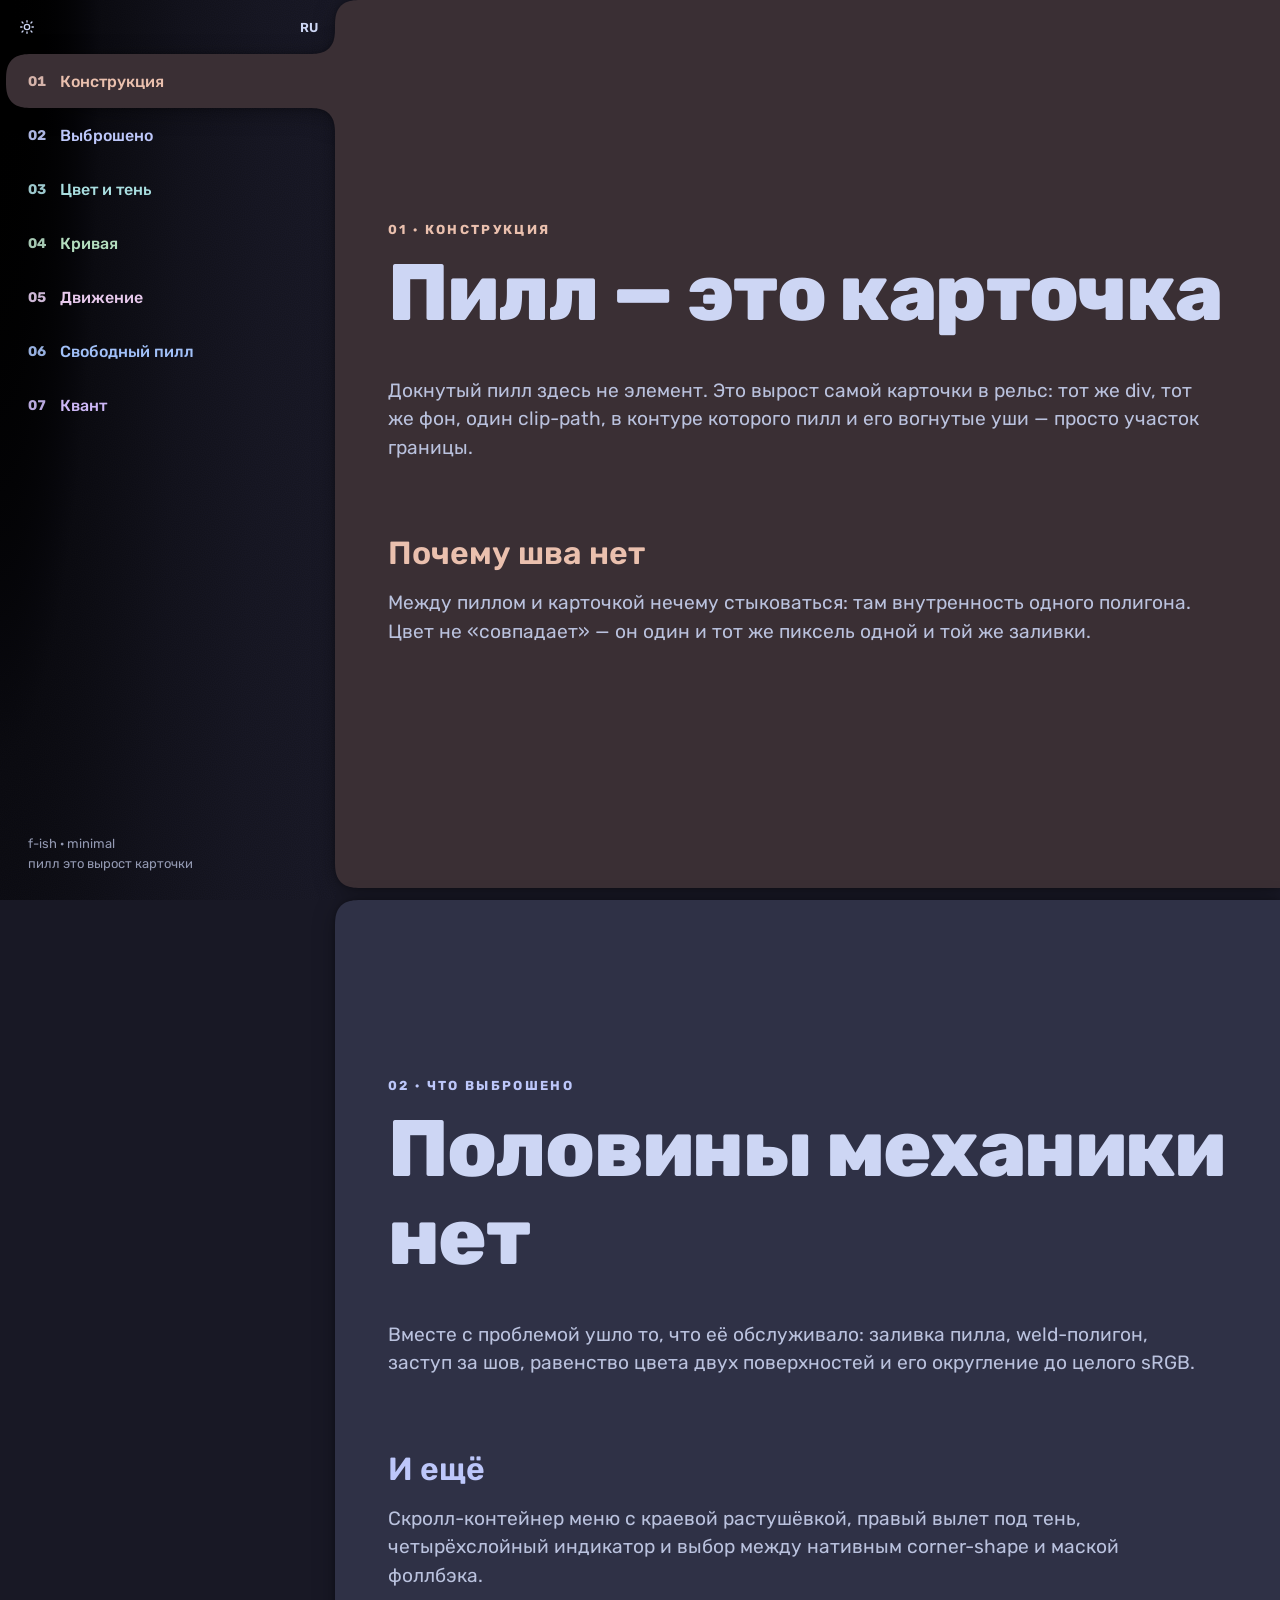
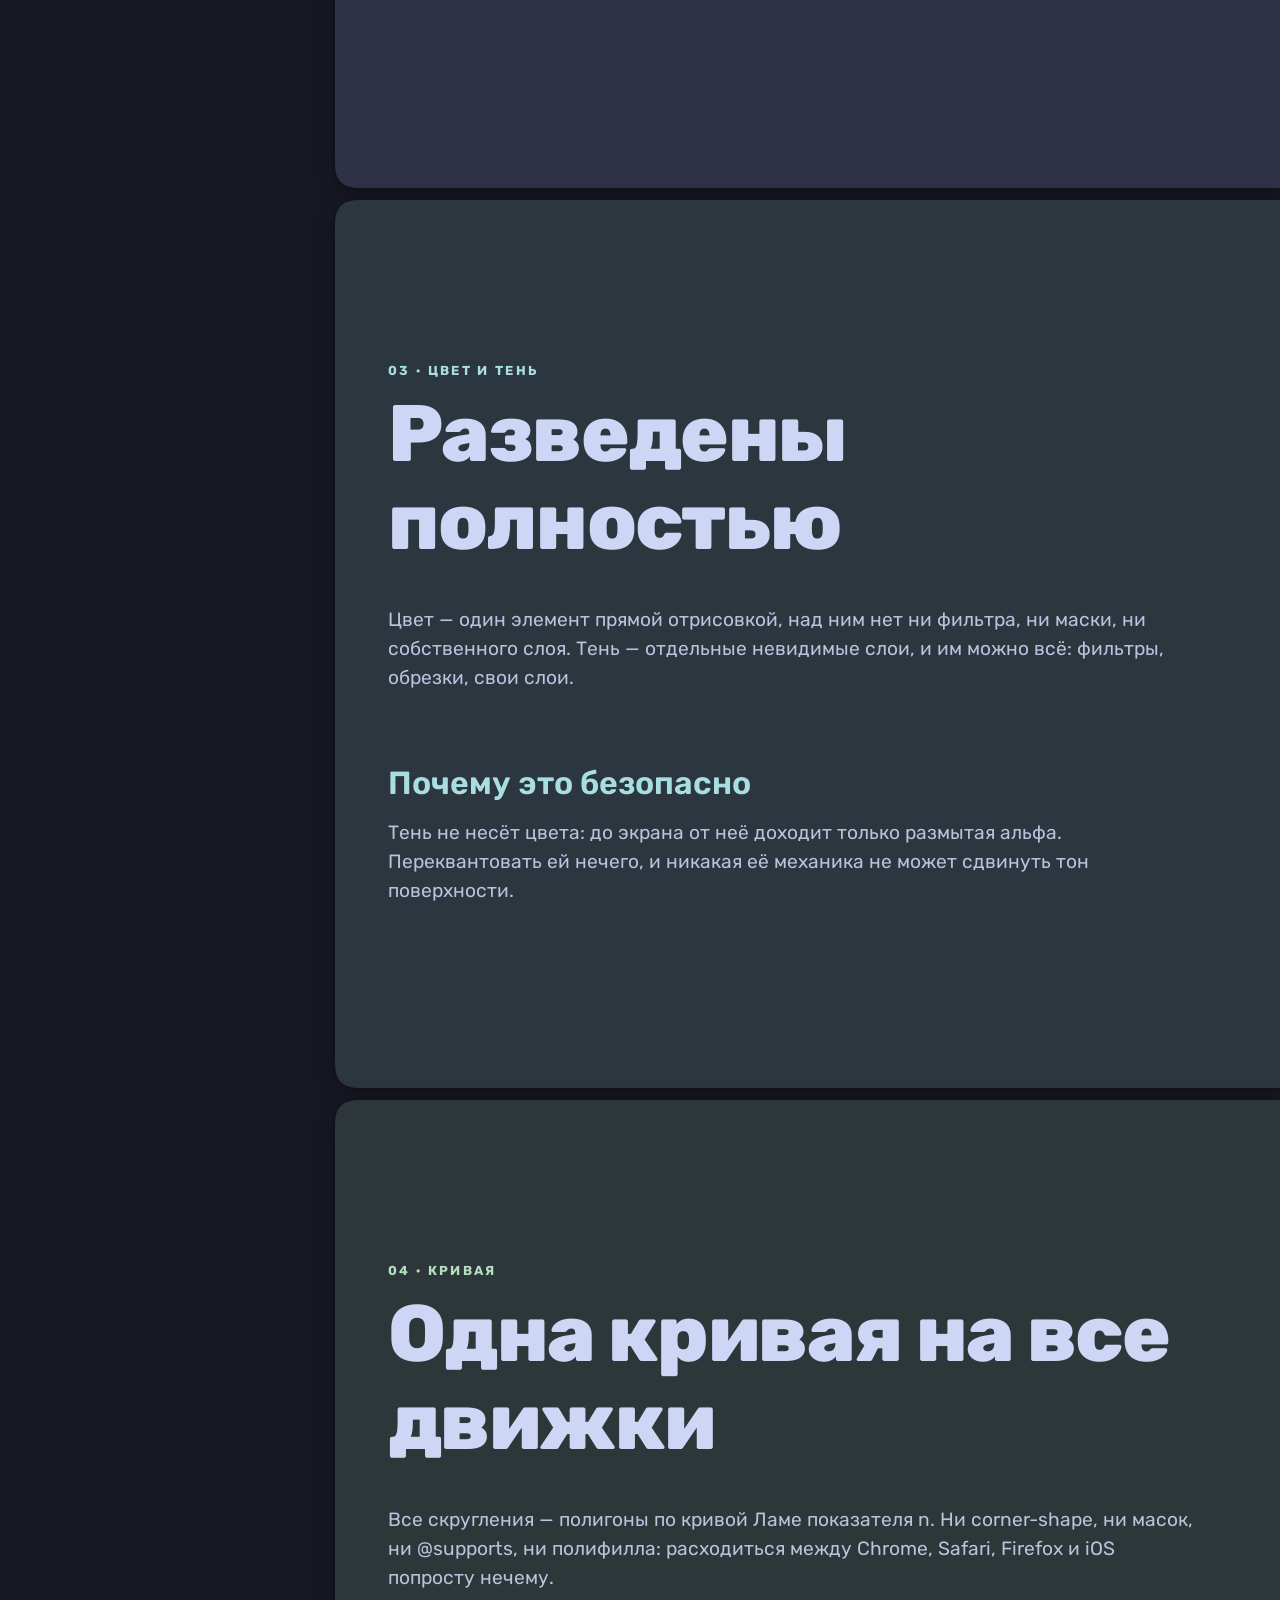
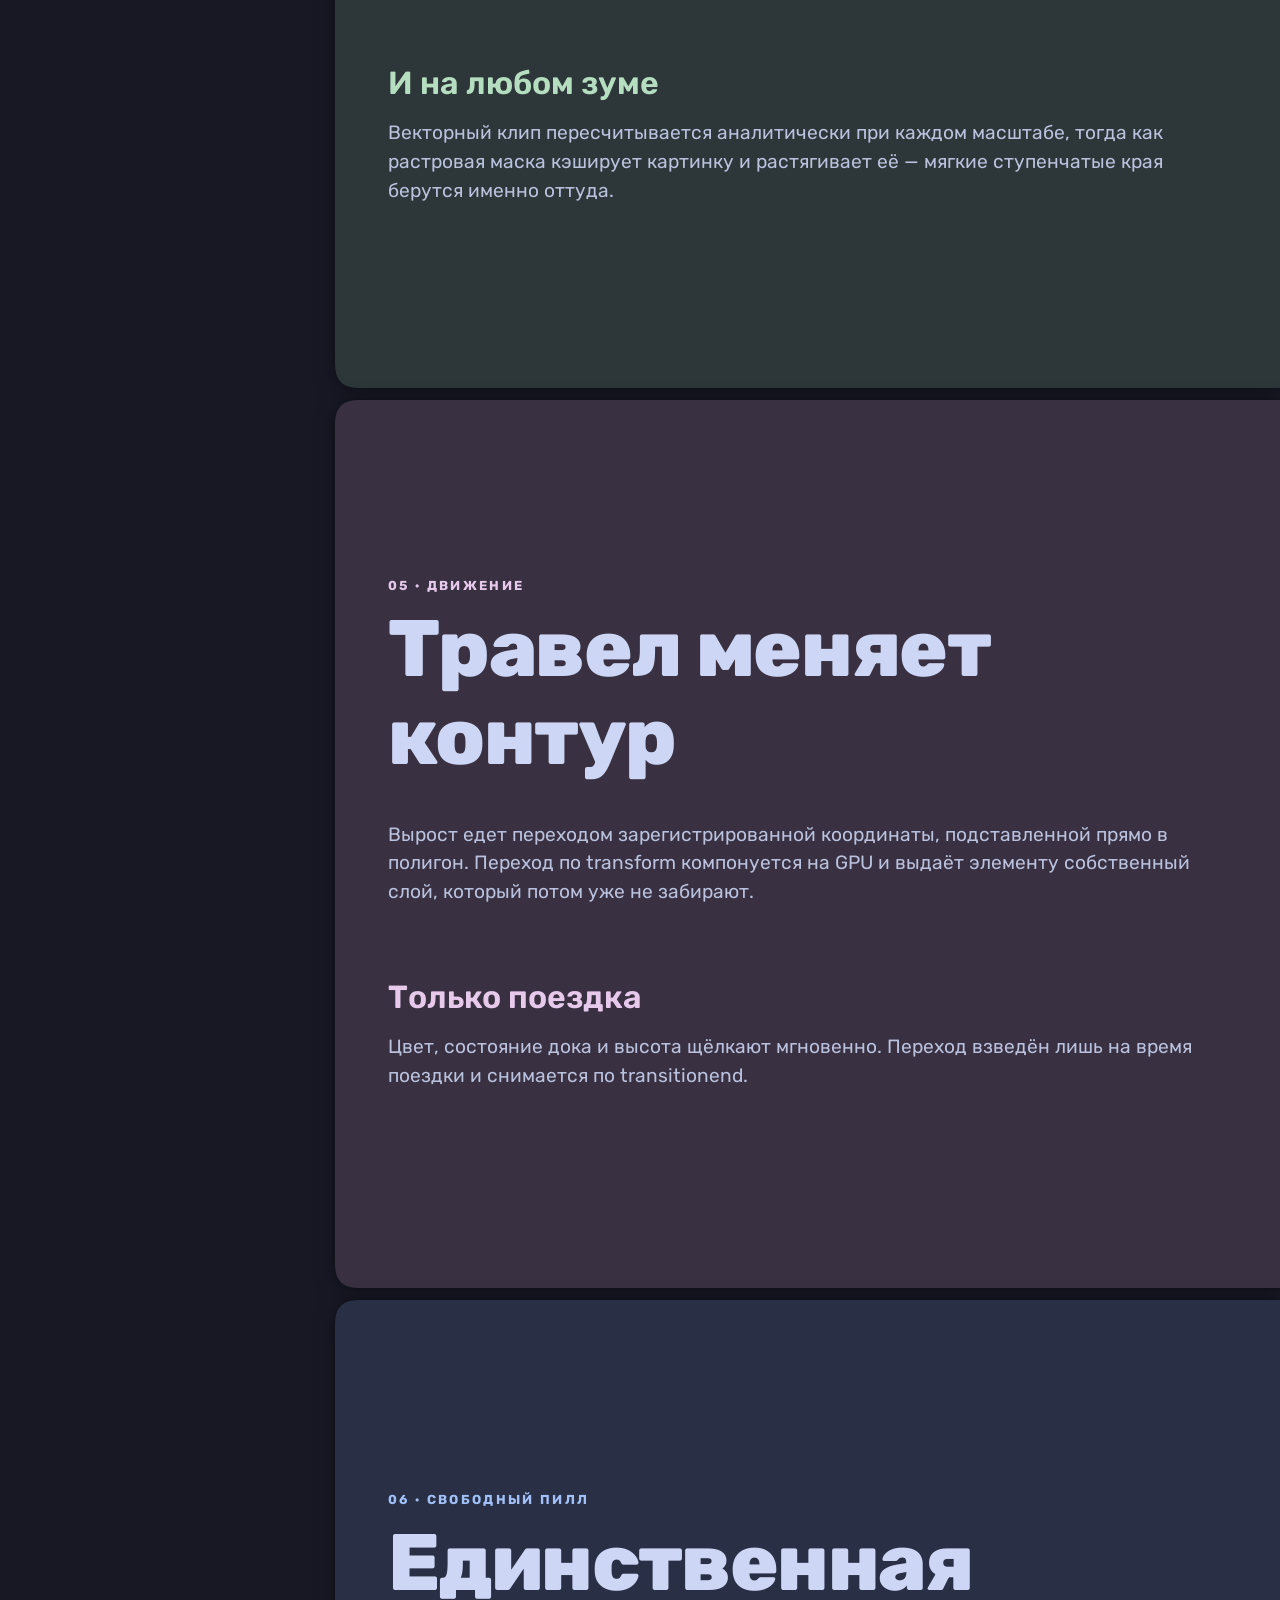
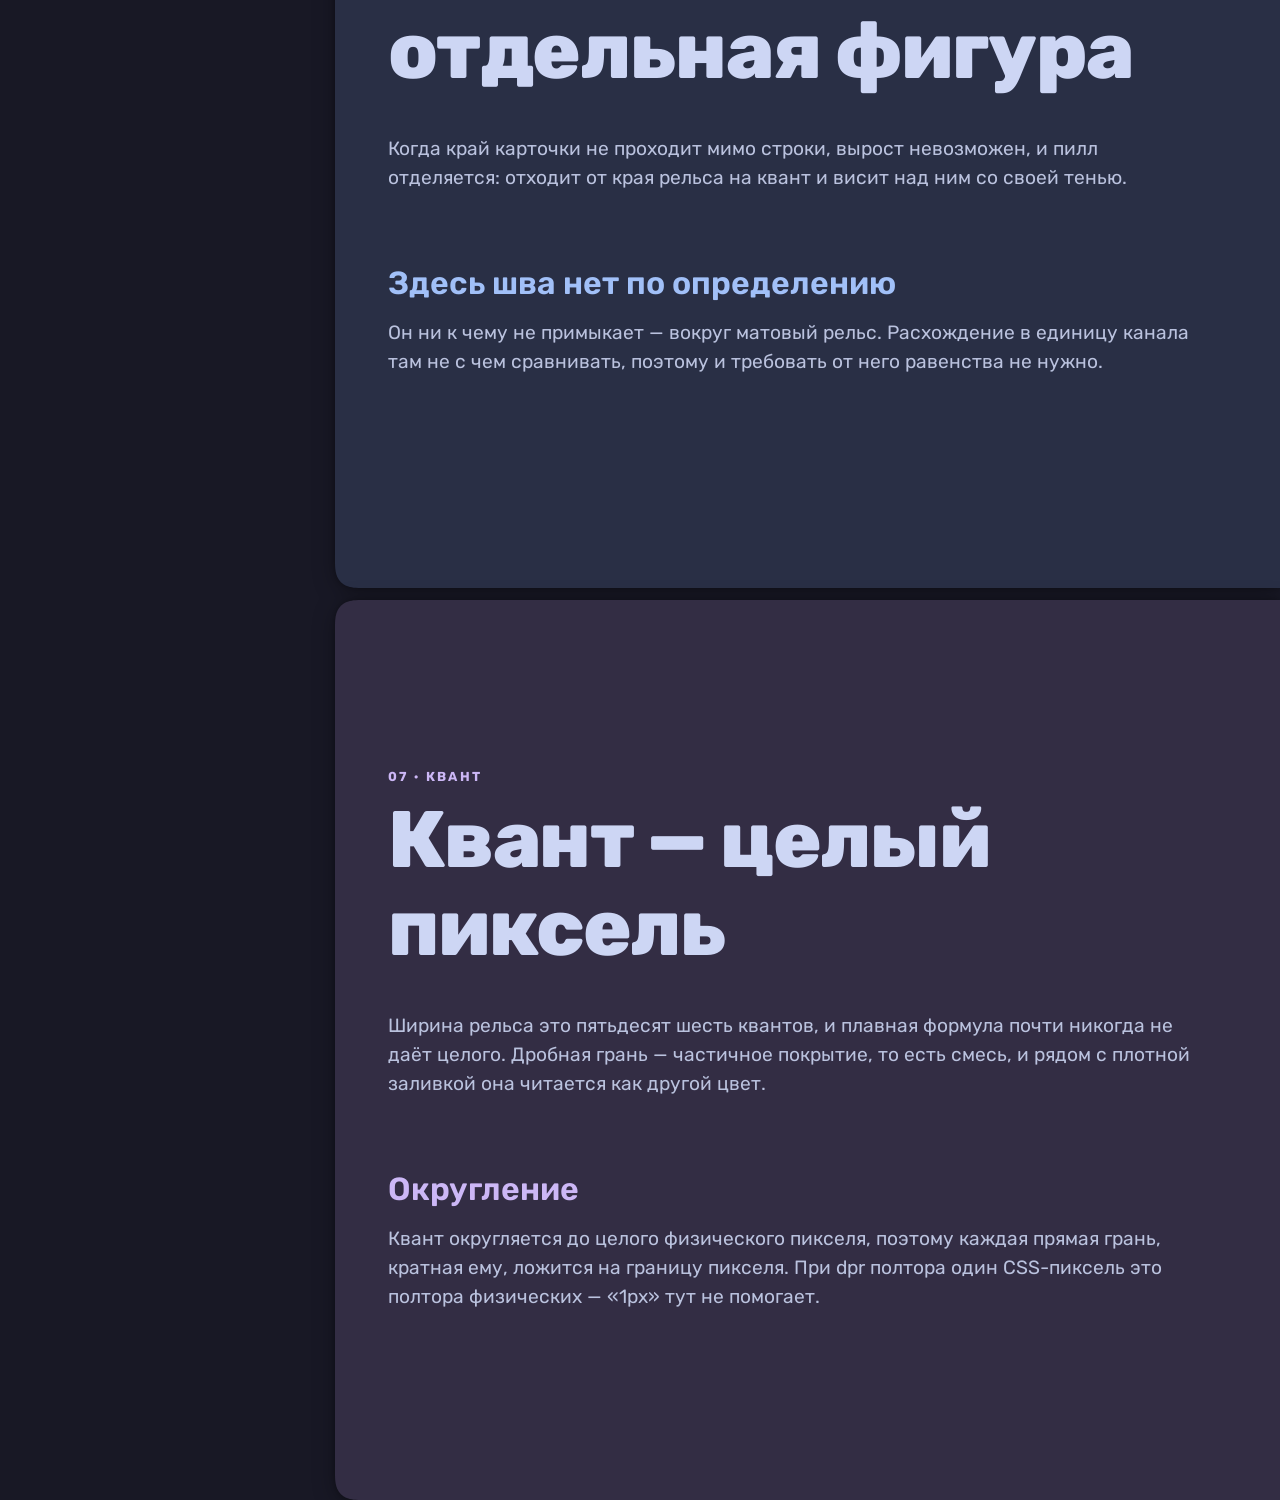
<file: minimal.html>
<!doctype html>
<html lang="ru">
<head>
<meta charset="UTF-8">
<meta name="viewport" content="width=device-width, initial-scale=1">
<title>f-ish minimal — пилл это вырост карточки</title>
<style>

/* ============================================================================
   f-ish MINIMAL — другая конструкция, а не другая настройка.
   ----------------------------------------------------------------------------
   ВСЕ прошлые попытки чинили одно и то же: «пусть две поверхности красятся
   одинаково». Пока поверхностей ДВЕ и они сходятся по линии, шов возможен —
   любой фильтр, маска, чужой слой, полупиксельная граница или просто разный
   порядок квантования дают расхождение на единицу в канале, и оно видно.

   Здесь поверхность ОДНА.

   Докнутый пилл — не элемент. Это ВЫРОСТ КАРТОЧКИ В РЕЛЬС: тот же самый div,
   тот же самый background, один clip-path, в контуре которого пилл и его
   вогнутые уши — просто участок границы. Между «пиллом» и «карточкой» нет
   стыка, потому что там нечему стыковаться: это внутренность одного полигона.
   Шов не «совпадает» — его не существует.

   Что из этого следует по всему файлу:
     • Заливки пилла больше нет. Ни .fish-indicator-fill, ни weld-полигона, ни
       заступа за шов, ни равенства цвета, ни его снапа — весь этот пласт
       механики выброшен вместе с проблемой, которую он обслуживал.
     • ЦВЕТ и ТЕНЬ полностью разведены. Цвет — один элемент, прямая отрисовка,
       ни фильтра, ни маски над ним. Тень — отдельные НЕВИДИМЫЕ слои, и им
       можно всё: фильтры, обрезки, свои слои. Тень не несёт цвета, поэтому
       переквантовать ей нечего.
     • Свободный (недокнутый) пилл остаётся отдельным элементом — но он ни к
       чему не примыкает, стыка у него нет по определению.
     • Форма везде — clip-path по кривой Ламе: одна операция, один результат в
       Chrome, Safari, Firefox и на iOS. Ни corner-shape, ни маски, ни
       @supports, ни полифилла.
     • Квант --g округляется до целого ФИЗИЧЕСКОГО пикселя, поэтому прямые
       грани не садятся на полпикселя (при dpr 1.5 «1px» — это полтора).

   Слои: матовый фон → ambient рельса (1) → страницы: тень, затем ОДНА заливка
   с выростом (2) → рельс: подписи и свободный пилл (3) → ползунок (8).
   ========================================================================== */

@font-face {
  font-family: 'Rubik'; font-style: normal; font-weight: 300 900; font-display: block;
  src: url('/fonts/rubik-latin.woff2') format('woff2');
  unicode-range: U+0000-00FF, U+0131, U+0152-0153, U+02BB-02BC, U+02C6, U+02DA, U+02DC, U+0304, U+0308,
    U+0329, U+2000-206F, U+20AC, U+2122, U+2191, U+2193, U+2212, U+2215, U+FEFF, U+FFFD;
}
@font-face {
  font-family: 'Rubik'; font-style: normal; font-weight: 300 900; font-display: block;
  src: url('/fonts/rubik-cyrillic.woff2') format('woff2');
  unicode-range: U+0301, U+0400-045F, U+0490-0491, U+04B0-04B1, U+2116;
}
@font-face {
  font-family: 'Rubik'; font-style: normal; font-weight: 300 900; font-display: block;
  src: url('/fonts/rubik-cyrillic-ext.woff2') format('woff2');
  unicode-range: U+0460-052F, U+1C80-1C8A, U+20B4, U+2DE0-2DFF, U+A640-A69F, U+FE2E-FE2F;
}

/* --lobe-y — где вырост стоит ВНУТРИ карточки (её собственная система
   координат, поэтому он едет вместе с ней при прокрутке).
   --pill-y  — где стоит свободный пилл и тень выроста ВО ВЬЮПОРТЕ.
   Оба зарегистрированы как <length>, потому что травел — это переход по ним,
   а не по transform: transform-переход компонуется на GPU и выдаёт элементу
   собственный слой, который потом уже не забирают. */
@property --lobe-scroll { syntax: '<length>'; inherits: true; initial-value: 0px; }
@property --lobe-base { syntax: '<length>'; inherits: true; initial-value: 0px; }
@property --pill-y { syntax: '<length>'; inherits: true; initial-value: 0px; }

html {
  color-scheme: dark;
  scrollbar-width: none;
  -ms-overflow-style: none;
  overflow-anchor: none;
  scroll-behavior: auto; /* клик по строке ПРЫГАЕТ на страницу */
}
html::-webkit-scrollbar { width: 0; height: 0; display: none; }

* { box-sizing: border-box; }

body {
  --mantle: #181825;
  --ink: #cdd6f4;
  --ink-soft: #bac2de;
  --ink-mute: #9399b2;
  --lav: #b4befe;
  --mauve: #cba6f7;
  --green: #a6e3a1;
  --peach: #fab387;
  --pink: #f5c2e7;
  --teal: #94e2d5;
  --blue: #89b4fa;

  /* КВАНТ — целое число ФИЗИЧЕСКИХ пикселей (скрипт публикует --g). Плавная
     формула даёт дробь, а от кванта считается ширина рельса, то есть граница
     карточки; при dpr 1.5 «1px» это полтора физических, и грань садится на
     половину пикселя — половина покрытия читается как другой цвет. */
  --g-fluid: clamp(0.375rem, min(0.3333vw, 0.8333vh), 0.75rem);
  --g: var(--g-fluid);
  --gt: clamp(1rem, calc(0.5rem + 0.4444vw), 1.5rem);
  --row: calc(9 * var(--g));      /* высота строки рельса = высота пилла */
  --r: calc(var(--row) / 2);      /* общий радиус: карточка, пилл, уши */
  --n: 1.5;                       /* показатель суперэллипса — одна ручка на всё */
  --pg: calc(2 * var(--g));       /* зазор между карточками */
  --sidebar: calc(56 * var(--g)); /* ширина рельса */
  --cx: calc(3.25 * var(--gt));   /* боковой отступ контента */
  --rail-pad-x: calc(4.6667 * var(--g));
  --pill-inset: var(--g);         /* вырост не доходит до края рельса на квант */
  --seam: 1px;                    /* скрипт публикует ровно один физический */
  --ease: cubic-bezier(0.22, 0.68, 0.32, 1);

  --rail-bg: var(--mantle);
  --tint-card: 15%;
  --tint-ink: 64%;
  --tint-soft: 26%;
  /* Тень поверхностей: тёмная тема — чёрный, сила 2.6, иначе не читается
     тёмным по тёмному. Живёт ТОЛЬКО на невидимых слоях. */
  --drop:
    drop-shadow(0 0 3px hsl(0 0% 0% / 0.364))
    drop-shadow(0 4px 11px hsl(0 0% 0% / 0.338));

  margin: 0;
  background: var(--rail-bg);
  color: var(--ink);
  font-family: 'Rubik', 'Helvetica Neue', Arial, system-ui, sans-serif;
  -webkit-font-smoothing: antialiased;
}

/* Травел — переход по обеим координатам, взведённый только на время поездки и
   снятый по transitionend. В покое ничего не анимируется. */
body[data-travel] {
  transition: --pill-y 0.16s var(--ease);
}

/* ============================================================================
   ВЫРОСТ ДОЛЖЕН СТОЯТЬ НА СТРОКЕ, А ЖИВЁТ ОН В КООРДИНАТАХ КАРТОЧКИ.
   Строка неподвижна (рельс фиксирован), карточка едет со скроллом — значит
   координата выроста ВНУТРИ карточки равна «строка минус верх карточки», то
   есть база плюс scrollY. Ровно линейная функция прокрутки.
   Считать её в обработчике scroll нельзя: JS получает управление уже ПОСЛЕ
   того, как кадр прокрутки скомпонован, поэтому вырост всегда отстаёт на кадр
   и дрожит относительно строки. Отдаём эту компенсацию компоновщику: анимация
   по таймлайну корневого скроллера интерполирует --lobe-y от базы до
   базы + весь ход прокрутки, то есть даёт ровно base + scrollY на каждом
   кадре, без участия JS.
   База анимируема сама по себе — поэтому травел между строками остаётся
   плавным переходом и не мешает компенсации.
   ========================================================================== */
/* ИНДИКАТОР В ПРОКРУТКЕ НЕ УЧАСТВУЕТ.
   Он живёт в фиксированном рельсе, его координата --pill-y это положение
   строки во вьюпорте, а строки неподвижны — значит при прокрутке ему нечего
   пересчитывать и нечему отставать. Ровно это и было не так в предыдущей
   попытке: индикатор был вырезан в заливке карточки, то есть ехал вместе с
   ней, и его приходилось покадрово возвращать назад с главного потока —
   отсюда «желе». Компенсации больше нет, потому что нет и движения. */

/* ============================================================================
   AMBIENT — рельс уходит в тень по мере ухода ОТ страницы: непрозрачный
   эллиптический градиент, ноль у края колонки (поэтому против карточки шва
   нет) и до чёрного у дальнего края. Альфы нет, бандить нечему; сверху тайл
   синего шума в overlay дизерит рампу, чтобы восьмибитный градиент не
   постеризовался ни на каком масштабе.
   ========================================================================== */
.f-ambient {
  position: fixed;
  inset: 0 auto 0 0;
  width: var(--sidebar);
  z-index: 1;
  pointer-events: none;
  background-image:
    url('[data-uri]'),
    radial-gradient(
      ellipse 100% 280% at 0% 0%,
      #000 0%,
      color-mix(in srgb, #000 55%, var(--rail-bg)) 30%,
      color-mix(in srgb, #000 25%, var(--rail-bg)) 55%,
      color-mix(in srgb, #000 8%, var(--rail-bg)) 78%,
      var(--rail-bg) 100%
    );
  background-size: 128px 128px, 100% 100%;
  background-repeat: repeat, no-repeat;
  background-blend-mode: overlay, normal;
  image-rendering: pixelated;
}

/* ============================================================================
   СТРАНИЦЫ. Документ и есть скроллер. Секция занимает ВСЮ ширину вьюпорта,
   включая полосу рельса, — именно поэтому её заливка может дотянуться выростом
   до меню. Всё, что левее карточки и вне выроста, отрезано полигоном.
   ========================================================================== */
/* ============================================================================
   ПОРЯДОК СЛОЁВ — здесь он несёт смысл, а не оформление.
   Вырост нарисован КАРТОЧКОЙ, то есть живёт в слое контента. Значит рельс
   нельзя держать одним слоем: будь он целиком выше, hover-подсветка соседней
   строки накрыла бы индикатор; будь он целиком ниже — подписи ушли бы под
   карточку. Поэтому рельс НЕ создаёт своего контекста наложения, и его части
   встают по обе стороны от контента:
       1  ambient рельса
       2  hover-подсветки строк      ← ниже индикатора
       3  страницы: тень и заливка с выростом
       4  подписи, кнопки шапки, футер, свободный пилл  ← выше индикатора
   ========================================================================== */
.f-content { position: relative; z-index: 3; }
.f-page {
  position: relative;
  --slot-gap: var(--pg); /* зазор до следующей карточки; у последней его нет */
  padding-bottom: var(--slot-gap);
  min-height: 100dvh;
  display: flex;
  flex-direction: column;
  --page-bg: color-mix(in srgb, var(--ac) var(--tint-card), var(--rail-bg));
  --page-ink: color-mix(in srgb, var(--ac) var(--tint-ink), var(--ink));
}
.f-page:last-child { --slot-gap: 0px; }

/* ---- ТЕНЬ КАРТОЧКИ — невидимый слой. Обвести произвольный силуэт умеет
   только drop-shadow по альфе, поэтому форма рисуется двойником под фильтром;
   двойник утоплен на пиксель, чтобы его сглаженная кромка ушла под непрозрачную
   заливку и не удвоила её. Цвета этот слой не несёт: его целиком закрывает
   заливка, а всё, что от него остаётся на экране, — размытая тень. ------- */
.f-page-shadow {
  position: absolute;
  inset: 0 0 var(--slot-gap) 0;
  pointer-events: none;
  filter: var(--drop);
}
.f-page-cast {
  position: absolute;
  inset: 1px 0 1px 0;
  background: var(--page-bg);
  clip-path: var(--card-clip-cast);
}

/* ---- ЕДИНСТВЕННАЯ ЦВЕТНАЯ ПОВЕРХНОСТЬ ------------------------------------
   Один элемент, один фон, один полигон. У активной страницы полигон включает
   вырост в рельс: пилл и его вогнутые уши — участок ТОГО ЖЕ контура, а не
   отдельная фигура. Стыка между пиллом и карточкой не существует физически.
   Над этим элементом нет ни фильтра, ни маски, ни собственного слоя. ------ */
.f-page-fill {
  position: absolute;
  inset: 0 0 var(--slot-gap) 0;
  pointer-events: none;
  background: var(--page-bg);
  clip-path: var(--card-clip);
}

.f-body {
  position: relative;
  flex: 1;
  padding: 2.75rem var(--cx) 2.75rem calc(var(--sidebar) + var(--cx));
  display: flex;
  flex-direction: column;
  justify-content: center;
}
.f-kicker {
  margin: 0 0 0.9em;
  font-size: calc(0.8125 * var(--gt));
  font-weight: 700;
  letter-spacing: 0.18em;
  text-transform: uppercase;
  color: var(--page-ink);
}
.f-h1 {
  margin: 0 0 0.5em;
  font-size: clamp(2.6rem, 6.4vw, calc(5 * var(--gt)));
  font-weight: 800;
  line-height: 1.1;
  letter-spacing: -0.02em;
}
.f-h2 {
  margin: 1.6em 0 0.5em;
  font-size: clamp(1.4rem, 2.6vw, calc(2 * var(--gt)));
  font-weight: 600;
  line-height: 1.25;
  color: var(--page-ink);
}
.f-text {
  margin: 0 0 1em;
  max-width: 68ch;
  font-size: clamp(1.05rem, 1.5vw, calc(1.3 * var(--gt)));
  line-height: 1.5;
  color: var(--ink-soft);
}

/* ============================================================================
   РЕЛЬС — фиксированная ПРОЗРАЧНАЯ колонка без единого overflow (вложенный
   скролл-контейнер даёт собственную композитную поверхность, а краевая
   растушёвка — ещё и маску на растровом пути). Прозрачная, потому что сквозь
   неё видно ambient, тень карточки и её вырост; выше страниц, потому что
   подписи должны читаться поверх выроста.
   ========================================================================== */
.f-rail {
  position: fixed;
  inset: 0 auto 0 0;
  width: var(--sidebar);
  /* Рельс ВЫШЕ контента: подписи должны читаться поверх выроста.
     Внутрь него нельзя положить ничего, что обязано быть НИЖЕ выроста:
     position: fixed сам по себе создаёт контекст наложения, поэтому любой
     z-index потомка остаётся заперт внутри этого слоя. Именно поэтому
     hover-подсветка вынесена отдельным фиксированным слоем (.f-hover). */
  z-index: 4;
  display: flex;
  flex-direction: column;
  padding-bottom: 1.625rem;
  background: transparent;
}
.f-head {
  position: relative;
  z-index: 4;
  flex: none;
  display: flex;
  align-items: center;
  gap: var(--g);
  height: calc(2 * var(--r)); /* ровно 2·R — она же зазор над первой строкой */
  padding: 0 var(--g);
}
.f-headbtn {
  flex: none;
  display: inline-flex;
  align-items: center;
  justify-content: center;
  height: calc(2 * var(--r) - 2 * var(--g));
  min-width: calc(2 * var(--r) - 2 * var(--g));
  padding: 0 calc(1.5 * var(--g));
  border: none; /* бордер размазывает по кривой высокой кривизны — только заливка */
  background: transparent;
  color: var(--ink);
  font: inherit;
  font-size: calc(2.1667 * var(--g));
  font-weight: 600;
  line-height: 1;
  cursor: pointer;
  clip-path: var(--btn-clip);
  transition: background 0.18s ease;
}
.f-headbtn:hover { background: color-mix(in srgb, var(--ink) 14%, transparent); }
.f-headbtn--end { margin-left: auto; }

.f-tabs {
  position: relative;
  padding-block: var(--r);          /* ухо-запас сверху и снизу */
  margin-top: calc(-1 * var(--r));  /* пилл первой строки встаёт ровно на 2·R */
}
.f-tab {
  position: relative;
  --ac: var(--ink);
  display: flex;
  align-items: center;
  gap: 0.85em;
  width: 100%;
  min-height: var(--row);
  padding: 0 0 0 var(--rail-pad-x); /* текстовая ось фиксирована */
  border: none;
  background: transparent;
  font: inherit;
  text-align: left;
  cursor: pointer;
  /* НАМЕРЕННО без z-index: строка не должна быть своим контекстом наложения,
     чтобы подсветка (z0) и подпись (z2) разрешались рядом со свободным
     пиллом (z1) прямо в .f-tabs. */
}
/* HOVER-ПОДСВЕТКА — ОДНА на всё меню, отдельным фиксированным слоем НИЖЕ
   контента. Внутри рельса ей места нет: рельс обязан быть выше выроста (иначе
   подписи уйдут под карточку), а подсветка обязана быть ниже (иначе она
   накрывает индикатор — тот самый давний баг). Раз она одна, ей и не нужно
   жить в строке: она ездит по строкам ровно так же, как индикатор, и разметка
   строки становится просто текстом. */
.f-hover {
  position: fixed;
  left: calc(2 * var(--g));
  width: calc(var(--sidebar) - 2 * var(--g) - var(--pill-inset));
  top: 0;
  height: var(--hover-h, var(--row));
  z-index: 2;
  pointer-events: none;
  background: color-mix(in srgb, var(--hover-ac, transparent) var(--tint-soft), transparent);
  clip-path: var(--hl-clip);
  opacity: 0;
  transition: opacity 0.26s ease;
  transform: translateY(var(--hover-y, 0px));
}
.f-hover[data-on] { opacity: 0.55; }
/* Подписи не перекрашиваются при активации: вырост — светлый тинт той же
   страницы, тот же акцент на нём читается. Состояние выражено выростом. */
.f-tab-idx {
  position: relative;
  z-index: 4;
  font-size: calc(2.3333 * var(--g));
  font-weight: 700;
  font-variant-numeric: tabular-nums;
  color: color-mix(in srgb, var(--ac) 56%, var(--ink));
  opacity: 0.9;
}
.f-tab-label {
  position: relative;
  z-index: 4;
  font-size: calc(2.6667 * var(--g));
  font-weight: 500;
  color: color-mix(in srgb, var(--ac) var(--tint-ink), var(--ink));
}
.f-foot {
  position: relative;
  z-index: 4;
  flex: none;
  margin-top: auto;
  padding: 1.125rem var(--rail-pad-x) 0;
  font-size: calc(2.1667 * var(--g));
  line-height: 1.55;
  color: var(--ink-mute);
  white-space: pre-line;
}

/* ---- СВОБОДНЫЙ ПИЛЛ — единственный случай, когда пилл действительно
   отдельная поверхность. Он ни к чему не примыкает (отходит от края рельса на
   квант и висит над рельсом), поэтому стыка у него нет по определению и
   расхождение в единицу канала там физически не с чем сравнивать. --------- */
.f-pill {
  position: absolute;
  left: var(--pill-inset);
  right: calc(var(--g) - var(--dock, 1) * var(--g));
  top: 0;
  height: var(--pill-h, var(--row));
  z-index: 0;                 /* внутри рельса: ниже подписей, выше ничего */
  pointer-events: none;
  transform: translateY(var(--pill-y));
}

.f-pill-shadow {
  position: absolute;
  inset: 0;
  /* обрезаем ОТРИСОВАННУЮ тень ровно по видимой грани карточки, когда докнуто:
     иначе тень пилла ложится подсветкой-наоборот на страницу */
  clip-path: inset(-100px calc(var(--dock, 1) * 2 * var(--seam)) -100px -100px);
}
.f-pill-cast { position: absolute; inset: 0; filter: var(--drop); }
.f-pill-cast-shape {
  position: absolute;
  inset: calc(1px - var(--r)) calc(-1 * var(--seam)) calc(1px - var(--r)) 1px;
  background: #000;             /* важна только альфа */
  clip-path: var(--pill-clip-cast);
}
.f-pill-fill {
  position: absolute;
  inset: calc(-1 * var(--r)) calc(-1 * var(--seam)) calc(-1 * var(--r)) 0;
  background: var(--pill-bg);
  clip-path: var(--pill-clip);
}

/* ============================================================================
   ОВЕРЛЕЙНЫЙ ПОЛЗУНОК — ручка поверх страницы, без трека, ширины не
   резервирует. Позиция КОМПОНУЕТСЯ по таймлайну корневого скроллера, а не
   пишется из обработчика scroll; размер и ход публикуются только на ресайзе.
   ========================================================================== */
.f-scrollbar {
  position: fixed;
  top: 0;
  right: 0;
  width: 0.5rem;
  display: none;
  border-radius: 999px;
  background: color-mix(in srgb, var(--ink) 24%, transparent);
  z-index: 8;
  transition: width 0.12s ease, background 0.15s ease;
}
@supports (animation-timeline: scroll(root block)) {
  .f-scrollbar { animation: f-thumb linear both; animation-timeline: scroll(root block); }
  @keyframes f-thumb {
    from { transform: translateY(0); }
    to { transform: translateY(var(--thumb-max, 0px)); }
  }
}
.f-scrollbar:hover { width: 0.625rem; background: color-mix(in srgb, var(--ink) 40%, transparent); }

</style>
</head>

<body>

<div class="f-ambient" aria-hidden="true"></div>
<div class="f-hover" id="hover" aria-hidden="true"></div>

<main class="f-content">

  <section class="f-page" style="--ac: var(--peach)">
    <div class="f-page-shadow" aria-hidden="true"><div class="f-page-cast"></div></div>
    <div class="f-page-fill" aria-hidden="true"></div>
    <div class="f-body">
      <p class="f-kicker">01 · Конструкция</p>
      <h1 class="f-h1">Пилл — это карточка</h1>
      <p class="f-text">Докнутый пилл здесь не элемент. Это вырост самой карточки в рельс: тот же div, тот же фон, один clip-path, в контуре которого пилл и его вогнутые уши — просто участок границы.</p>
      <h2 class="f-h2">Почему шва нет</h2>
      <p class="f-text">Между пиллом и карточкой нечему стыковаться: там внутренность одного полигона. Цвет не «совпадает» — он один и тот же пиксель одной и той же заливки.</p>
    </div>
  </section>

  <section class="f-page" style="--ac: var(--lav)">
    <div class="f-page-shadow" aria-hidden="true"><div class="f-page-cast"></div></div>
    <div class="f-page-fill" aria-hidden="true"></div>
    <div class="f-body">
      <p class="f-kicker">02 · Что выброшено</p>
      <h1 class="f-h1">Половины механики нет</h1>
      <p class="f-text">Вместе с проблемой ушло то, что её обслуживало: заливка пилла, weld-полигон, заступ за шов, равенство цвета двух поверхностей и его округление до целого sRGB.</p>
      <h2 class="f-h2">И ещё</h2>
      <p class="f-text">Скролл-контейнер меню с краевой растушёвкой, правый вылет под тень, четырёхслойный индикатор и выбор между нативным corner-shape и маской фоллбэка.</p>
    </div>
  </section>

  <section class="f-page" style="--ac: var(--teal)">
    <div class="f-page-shadow" aria-hidden="true"><div class="f-page-cast"></div></div>
    <div class="f-page-fill" aria-hidden="true"></div>
    <div class="f-body">
      <p class="f-kicker">03 · Цвет и тень</p>
      <h1 class="f-h1">Разведены полностью</h1>
      <p class="f-text">Цвет — один элемент прямой отрисовкой, над ним нет ни фильтра, ни маски, ни собственного слоя. Тень — отдельные невидимые слои, и им можно всё: фильтры, обрезки, свои слои.</p>
      <h2 class="f-h2">Почему это безопасно</h2>
      <p class="f-text">Тень не несёт цвета: до экрана от неё доходит только размытая альфа. Переквантовать ей нечего, и никакая её механика не может сдвинуть тон поверхности.</p>
    </div>
  </section>

  <section class="f-page" style="--ac: var(--green)">
    <div class="f-page-shadow" aria-hidden="true"><div class="f-page-cast"></div></div>
    <div class="f-page-fill" aria-hidden="true"></div>
    <div class="f-body">
      <p class="f-kicker">04 · Кривая</p>
      <h1 class="f-h1">Одна кривая на все движки</h1>
      <p class="f-text">Все скругления — полигоны по кривой Ламе показателя n. Ни corner-shape, ни масок, ни @supports, ни полифилла: расходиться между Chrome, Safari, Firefox и iOS попросту нечему.</p>
      <h2 class="f-h2">И на любом зуме</h2>
      <p class="f-text">Векторный клип пересчитывается аналитически при каждом масштабе, тогда как растровая маска кэширует картинку и растягивает её — мягкие ступенчатые края берутся именно оттуда.</p>
    </div>
  </section>

  <section class="f-page" style="--ac: var(--pink)">
    <div class="f-page-shadow" aria-hidden="true"><div class="f-page-cast"></div></div>
    <div class="f-page-fill" aria-hidden="true"></div>
    <div class="f-body">
      <p class="f-kicker">05 · Движение</p>
      <h1 class="f-h1">Травел меняет контур</h1>
      <p class="f-text">Вырост едет переходом зарегистрированной координаты, подставленной прямо в полигон. Переход по transform компонуется на GPU и выдаёт элементу собственный слой, который потом уже не забирают.</p>
      <h2 class="f-h2">Только поездка</h2>
      <p class="f-text">Цвет, состояние дока и высота щёлкают мгновенно. Переход взведён лишь на время поездки и снимается по transitionend.</p>
    </div>
  </section>

  <section class="f-page" style="--ac: var(--blue)">
    <div class="f-page-shadow" aria-hidden="true"><div class="f-page-cast"></div></div>
    <div class="f-page-fill" aria-hidden="true"></div>
    <div class="f-body">
      <p class="f-kicker">06 · Свободный пилл</p>
      <h1 class="f-h1">Единственная отдельная фигура</h1>
      <p class="f-text">Когда край карточки не проходит мимо строки, вырост невозможен, и пилл отделяется: отходит от края рельса на квант и висит над ним со своей тенью.</p>
      <h2 class="f-h2">Здесь шва нет по определению</h2>
      <p class="f-text">Он ни к чему не примыкает — вокруг матовый рельс. Расхождение в единицу канала там не с чем сравнивать, поэтому и требовать от него равенства не нужно.</p>
    </div>
  </section>

  <section class="f-page" style="--ac: var(--mauve)">
    <div class="f-page-shadow" aria-hidden="true"><div class="f-page-cast"></div></div>
    <div class="f-page-fill" aria-hidden="true"></div>
    <div class="f-body">
      <p class="f-kicker">07 · Квант</p>
      <h1 class="f-h1">Квант — целый пиксель</h1>
      <p class="f-text">Ширина рельса это пятьдесят шесть квантов, и плавная формула почти никогда не даёт целого. Дробная грань — частичное покрытие, то есть смесь, и рядом с плотной заливкой она читается как другой цвет.</p>
      <h2 class="f-h2">Округление</h2>
      <p class="f-text">Квант округляется до целого физического пикселя, поэтому каждая прямая грань, кратная ему, ложится на границу пикселя. При dpr полтора один CSS-пиксель это полтора физических — «1px» тут не помогает.</p>
    </div>
  </section>

</main>

<aside class="f-rail" id="rail">
  <div class="f-head">
    <button class="f-headbtn" type="button" aria-label="Тема">
      <svg width="16" height="16" viewBox="0 0 24 24" fill="none" stroke="currentColor" stroke-width="2" stroke-linecap="round">
        <circle cx="12" cy="12" r="4"/>
        <path d="M12 2.5v2M12 19.5v2M4.6 4.6L6 6M18 18l1.4 1.4M2.5 12h2M19.5 12h2M4.6 19.4L6 18M18 6l1.4-1.4"/>
      </svg>
    </button>
    <button class="f-headbtn f-headbtn--end" type="button">RU</button>
  </div>

  <nav class="f-tabs" id="tabs">
    <button class="f-tab" type="button" style="--ac: var(--peach)"><span class="f-tab-idx">01</span><span class="f-tab-label">Конструкция</span></button>
    <button class="f-tab" type="button" style="--ac: var(--lav)"><span class="f-tab-idx">02</span><span class="f-tab-label">Выброшено</span></button>
    <button class="f-tab" type="button" style="--ac: var(--teal)"><span class="f-tab-idx">03</span><span class="f-tab-label">Цвет и тень</span></button>
    <button class="f-tab" type="button" style="--ac: var(--green)"><span class="f-tab-idx">04</span><span class="f-tab-label">Кривая</span></button>
    <button class="f-tab" type="button" style="--ac: var(--pink)"><span class="f-tab-idx">05</span><span class="f-tab-label">Движение</span></button>
    <button class="f-tab" type="button" style="--ac: var(--blue)"><span class="f-tab-idx">06</span><span class="f-tab-label">Свободный пилл</span></button>
    <button class="f-tab" type="button" style="--ac: var(--mauve)"><span class="f-tab-idx">07</span><span class="f-tab-label">Квант</span></button>
  </nav>

  <!-- индикатор: статичный слой рельса, прокрутка его не касается -->
  <div class="f-pill" aria-hidden="true" style="--dock: 1">
    <div class="f-pill-shadow"><div class="f-pill-cast"><div class="f-pill-cast-shape"></div></div></div>
    <div class="f-pill-fill"></div>
  </div>

  <div class="f-foot">f-ish · minimal
пилл это вырост карточки</div>
</aside>

<div class="f-scrollbar" id="scrollbar" aria-hidden="true"></div>

<script>
(function () {
  'use strict'

  var root = document.body
  var rail = document.getElementById('rail')
  var tabsBox = document.getElementById('tabs')
  var tabs = [].slice.call(document.querySelectorAll('.f-tab'))
  var pages = [].slice.call(document.querySelectorAll('.f-page'))
  var thumb = document.getElementById('scrollbar')

  /* ==========================================================================
     КРИВАЯ — |x|^n + |y|^n = 1, n = 2 ** --n: ровно та, что рисует
     corner-shape: superellipse(). Отсюда снимается ВСЯ форма в этом файле.
     Полигоны width/height-агностичны через calc(100% − x), поэтому переживают
     любой перерасчёт размеров бокса; строятся только когда меняется радиус.
     ====================================================================== */
  var SEG = 24
  var TS = []
  for (var i = 0; i <= SEG; i++) TS.push((i / SEG) * Math.PI / 2)
  var q = function (v) { return +v.toFixed(2) }

  function curve(n) {
    var p = 2 / n
    return {
      co: function (R, t) { return Math.pow(Math.cos(t), p) * R },
      si: function (R, t) { return Math.pow(Math.sin(t), p) * R }
    }
  }

  /* Скругление, заданное четырьмя радиусами (кнопки шапки, подсветка строки).
     Обход по часовой от левого верха; нулевой радиус вырождается в угол. */
  function boxClip(tl, tr, br, bl, n) {
    var c = curve(n), pts = []
    var X = function (d) { return d ? 'calc(100% - ' + q(d) + 'px)' : '100%' }
    var Y = X
    TS.forEach(function (t) { pts.push(q(tl - c.co(tl, t)) + 'px ' + q(tl - c.si(tl, t)) + 'px') })
    TS.forEach(function (t) { pts.push(X(tr - c.si(tr, t)) + ' ' + q(tr - c.co(tr, t)) + 'px') })
    TS.forEach(function (t) { pts.push(X(br - c.co(br, t)) + ' ' + Y(br - c.si(br, t))) })
    TS.forEach(function (t) { pts.push(q(bl - c.si(bl, t)) + 'px ' + Y(bl - c.co(bl, t))) })
    return 'polygon(' + pts.join(',') + ')'
  }

  /* Карточка: скруглена только слева, правый край уходит за экран.
     xc — где стоит её левая грань внутри полноширинного бокса секции. */
  function cardEdge(xc, r, n) {
    var c = curve(n), pts = []
    TS.forEach(function (t) { pts.push(q(xc + r - c.co(r, t)) + 'px ' + q(r - c.si(r, t)) + 'px') })
    pts.push('100% 0', '100% 100%')
    TS.forEach(function (t) {
      pts.push(q(xc + r - c.si(r, t)) + 'px calc(100% - ' + q(r - c.co(r, t)) + 'px)')
    })
    return pts
  }
  function cardClip(xc, r, n) { return 'polygon(' + cardEdge(xc, r, n).join(',') + ')' }

  /* Силуэт индикатора ОДНИМ полигоном — докнутая раскладка (пилл + обе
     вогнутые ушные выемки + заступ за шов) либо свободный пилл. Все касательные
     стыки внутри одного контура, поэтому изломиться или разойтись нечему.
     Бокс: пилл, расширенный на R вверх и вниз (уши) и на шов вправо. */
  function pillClip(row, rc, re, tan, right, flare, n) {
    var c = curve(n), pts = []
    var X = function (d) { return d ? 'calc(100% - ' + q(d) + 'px)' : '100%' }
    if (!flare) {
      TS.forEach(function (t) { pts.push(q(rc - c.co(rc, t)) + 'px ' + q(re + rc - c.si(rc, t)) + 'px') })
      TS.forEach(function (t) { pts.push(X(right + rc - c.si(rc, t)) + ' ' + q(re + rc - c.co(rc, t)) + 'px') })
      TS.forEach(function (t) { pts.push(X(right + rc - c.co(rc, t)) + ' ' + q(re + row - rc + c.si(rc, t)) + 'px') })
      TS.forEach(function (t) { pts.push(q(rc - c.si(rc, t)) + 'px ' + q(re + row - rc + c.co(rc, t)) + 'px') })
      return 'polygon(' + pts.join(',') + ')'
    }
    pts.push(X(right) + ' 0')
    if (right !== tan) pts.push(X(tan) + ' 0')
    TS.forEach(function (t) { pts.push(X(tan + re - c.co(re, t)) + ' ' + q(c.si(re, t)) + 'px') })
    TS.forEach(function (t) { pts.push(q(rc - c.si(rc, t)) + 'px ' + q(re + rc - c.co(rc, t)) + 'px') })
    TS.forEach(function (t) { pts.push(q(rc - c.co(rc, t)) + 'px ' + q(re + row - rc + c.si(rc, t)) + 'px') })
    TS.forEach(function (t) { pts.push(X(tan + re - c.si(re, t)) + ' ' + q(re + row + re - c.co(re, t)) + 'px') })
    if (right !== tan) pts.push(X(tan) + ' ' + q(row + 2 * re) + 'px')
    pts.push(X(right) + ' ' + q(row + 2 * re) + 'px')
    return 'polygon(' + pts.join(',') + ')'
  }

  /* ==========================================================================
     ПОЛИГОН КАРТОЧКИ С ВЫРОСТОМ — оставлен как рабочий эталон «одной заливки»,
     сейчас не используется: индикатор вернулся в рельс и в прокрутке не
     участвует.
     Обход тот же, что у карточки, но поднимаясь по её левой грани мы делаем
     крюк влево вокруг выроста: вогнутое ухо снизу, два выпуклых угла пилла,
     вогнутое ухо сверху. Все касательные стыки ВНУТРИ одного контура, поэтому
     ни изломов, ни швов ни на каком зуме — и, главное, пилл здесь не фигура, а
     участок границы одной заливки.
     Координаты выроста по вертикали идут через var(--lobe-y), поэтому травел —
     это переход одной длины, а не перегенерация строки.
     ====================================================================== */
  function cardLobeClip(xc, r, xp, rc, re, row, n) {
    var c = curve(n)
    var pts = cardEdge(xc, r, n)
    /* База (строка в координатах карточки при нулевом скролле) плюс поправка
       на прокрутку, которую ведёт компоновщик. Строка полигона от прокрутки не
       зависит и не перегенерируется. */
    var L = function (k) { return 'calc(var(--lobe-base) + var(--lobe-scroll) + ' + q(k) + 'px)' }
    /* нижнее ухо: с левой грани карточки внутрь, к нижнему краю выроста */
    TS.forEach(function (t) { pts.push(q(xc - re + c.co(re, t)) + 'px ' + L(row + re - c.si(re, t))) })
    /* нижний левый угол выроста */
    TS.forEach(function (t) { pts.push(q(xp + rc - c.si(rc, t)) + 'px ' + L(row - rc + c.co(rc, t))) })
    /* верхний левый угол выроста */
    TS.forEach(function (t) { pts.push(q(xp + rc - c.co(rc, t)) + 'px ' + L(rc - c.si(rc, t))) })
    /* верхнее ухо: обратно на левую грань карточки */
    TS.forEach(function (t) { pts.push(q(xc - re + c.si(re, t)) + 'px ' + L(c.co(re, t) - re)) })
    return 'polygon(' + pts.join(',') + ')'
  }

  /* ==========================================================================
     СЕТКА — квант на границе ФИЗИЧЕСКОГО пикселя.
     ====================================================================== */
  function readPx(expr) {
    /* токены это calc()/clamp(); разрешаем их в px так же, как браузер */
    root.style.borderTopLeftRadius = expr
    var x = parseFloat(getComputedStyle(root).borderTopLeftRadius)
    root.style.borderTopLeftRadius = ''
    return x || 0
  }
  var n = Math.pow(2, parseFloat(getComputedStyle(root).getPropertyValue('--n')) || 1.5)
  var r = 0, g = 0, seam = 1, xc = 0, xp = 0, slotGap = 0

  function snapGrid() {
    var dpr = window.devicePixelRatio || 1
    g = Math.max(1, Math.round(readPx('var(--g-fluid)') * dpr)) / dpr
    root.style.setProperty('--g', g + 'px')
    seam = 1 / dpr
    root.style.setProperty('--seam', seam + 'px')
  }

  /* ==========================================================================
     СОСТОЯНИЕ
     ====================================================================== */
  var current = -1
  var docked = true
  var pillClips = { dock: '', dockCast: '', free: '', freeCast: '' }
  var lastShape = { h: NaN, r: NaN, s: NaN }
  /* Клипы выбираются состоянием дока — отдельно от построения, потому что док
     меняется при прокрутке чаще, чем геометрия строки. */
  function applyPillClips() {
    root.style.setProperty('--pill-clip', docked ? pillClips.dock : pillClips.free)
    root.style.setProperty('--pill-clip-cast', docked ? pillClips.dockCast : pillClips.freeCast)
    pill.style.setProperty('--dock', docked ? 1 : 0)
  }
  var lastY = NaN
  var settleTimer = 0

  function settle() {
    clearTimeout(settleTimer)
    root.removeAttribute('data-travel')
  }
  function onSettle(e) { if (e.propertyName === '--pill-y') settle() }
  root.addEventListener('transitionend', onSettle)
  root.addEventListener('transitioncancel', onSettle)

  /* Публикуем ДВЕ величины, и обе не зависят от прокрутки:
       --pill-y    — строка во вьюпорте (рельс фиксирован, значит константа);
       --lobe-base — та же строка в координатах карточки при нулевом скролле.
     Всё, что зависит от прокрутки, добавляет анимация по scroll-таймлайну —
     поэтому здесь нет ни одного чтения scrollY и нечему отставать на кадр. */
  function placeLobe(travel) {
    var t = tabs[current].getBoundingClientRect()
    var vy = t.top
    if (travel && vy !== lastY && !isNaN(lastY)) {
      root.setAttribute('data-travel', '')
      clearTimeout(settleTimer)
      settleTimer = setTimeout(settle, 400) /* 0.16s поездки плюс запас */
    }
    lastY = vy
    root.style.setProperty('--pill-y', vy + 'px')
    root.style.setProperty('--pill-h', t.height + 'px')
    /* Силуэт строится по ФАКТИЧЕСКОЙ высоте строки: строка может быть любой,
       и полигон обязан совпадать с боксом, иначе уши и прямая часть разъедутся
       относительно грани карточки. Пересобираем только при реальном изменении. */
    if (t.height === lastShape.h && r === lastShape.r && seam === lastShape.s) return
    lastShape.h = t.height; lastShape.r = r; lastShape.s = seam
    pillClips.dock = pillClip(t.height, r, r, 2 * seam, 0, true, n)
    pillClips.dockCast = pillClip(t.height - 2, r - 1, r, 2 * seam, 2 * seam, true, n)
    pillClips.free = pillClip(t.height, r, r, 0, seam, false, n)
    pillClips.freeCast = pillClip(t.height - 2, r - 1, r, 0, 2 * seam, false, n)
    applyPillClips()
  }

  function activate(index) {
    if (index === current) return
    current = index
    tabs.forEach(function (t, k) {
      if (k === index) t.setAttribute('data-active', '')
      else t.removeAttribute('data-active')
    })
    pages.forEach(function (pg, k) {
      if (k === index) pg.setAttribute('data-active', '')
      else pg.removeAttribute('data-active')
    })
    /* цвет свободного пилла берётся с активной страницы — он ни к чему не
       примыкает, поэтому достаточно той же формулы, без снапа и сверок */
    root.style.setProperty('--pill-bg', getComputedStyle(pages[index]).getPropertyValue('--page-bg'))
    placeLobe(true)
  }

  /* Страница k «пришла», когда верх её карточки поднялся до вертикального
     центра строки k — карточка и её строка стоят друг напротив друга. Карточки
     идут подряд, строки по возрастанию, поэтому предикат переключается
     монотонно: активна последняя пришедшая. */
  function activeFor() {
    var i = 0
    for (var k = 0; k < pages.length; k++) {
      var t = tabs[k].getBoundingClientRect()
      var p = pages[k].getBoundingClientRect()
      if (p.top <= t.top + t.height / 2) i = k
      else break
    }
    return i
  }

  /* Вырост возможен, только если ухо-запас строки [top − r, bottom + r]
     целиком лежит на ПРЯМОЙ части левой грани карточки [top + r, bottom − r]:
     иначе крюк полигона наехал бы на её скруглённый угол и контур бы
     самопересёкся. Не лёг — вырост убирается, и появляется свободный пилл. */
  function updateDock() {
    if (current < 0) return
    var t = tabs[current].getBoundingClientRect()
    var p = pages[current].getBoundingClientRect()
    var bottom = p.bottom - slotGap
    var d = t.top - r >= p.top + r && t.bottom + r <= bottom - r
    if (d === docked) return
    docked = d
    applyPillClips()
  }

  /* ==========================================================================
     ПОЛЗУНОК
     ====================================================================== */
  /* Детекта поддержки НЕТ намеренно. CSS.supports('animation-timeline', …)
     возвращает true и там, где таймлайн на самом деле не запускается (проверено:
     currentTime остаётся null, свойство молча стоит на initial-value). Поэтому
     обе величины ведёт JS всегда, а scroll-таймлайн, если он живой, просто
     перезапишет их ТЕМ ЖЕ значением — расхождение невозможно, ветвления нет. */
  var thumbMax = 0
  function measureThumb() {
    var vh = window.innerHeight
    var sh = document.documentElement.scrollHeight
    if (sh <= vh + 1) { thumb.style.display = 'none'; return }
    var h = Math.max(40, (vh * vh) / sh)
    thumbMax = vh - h
    thumb.style.display = 'block'
    thumb.style.height = h + 'px'
    root.style.setProperty('--thumb-max', thumbMax + 'px')
  }
  /* Полный ход прокрутки — вторая точка анимации выроста: за весь ход она
     смещает его ровно на scrollY, поэтому вырост стоит на строке намертво. */
  function thumbPos() {
    var max = document.documentElement.scrollHeight - window.innerHeight
    thumb.style.transform = 'translateY(' + (max > 0 ? (window.scrollY / max) * thumbMax : 0) + 'px)'
  }

  /* ==========================================================================
     ПРОКРУТКА И РЕСАЙЗ
     ====================================================================== */
  var ticking = false
  function frame() {
    ticking = false
    activate(activeFor())
    updateDock()
    thumbPos()
  }
  window.addEventListener('scroll', function () {
    if (ticking) return
    ticking = true
    requestAnimationFrame(frame)
  }, { passive: true })

  function remeasure() {
    snapGrid()
    r = readPx('var(--r)')
    slotGap = readPx('var(--pg)')
    xp = readPx('var(--pill-inset)')
    xc = readPx('var(--sidebar)') - seam /* левая грань карточки */
    var row = readPx('var(--row)')
    var btn = 2.5 * g
    var hl = r - g /* подсветка строки: радиус концентричен её высоте */
    root.style.setProperty('--card-clip', cardClip(xc, r, n))
    /* двойник тени утоплен на пиксель, чтобы его сглаженная кромка ушла под
       непрозрачную заливку и не удвоила её (бокс уже сдвинут через inset) */
    root.style.setProperty('--card-clip-cast', cardClip(xc + 1, r - 1, n))
    lastShape.h = NaN


    root.style.setProperty('--btn-clip', boxClip(btn, btn, btn, btn, n))
    root.style.setProperty('--hl-clip', boxClip(hl, hl, hl, hl, n))
    if (current < 0) activate(0)
    else placeLobe(false)
    measureThumb()
    updateDock()
  }

  window.addEventListener('resize', remeasure, { passive: true })
  new ResizeObserver(remeasure).observe(tabsBox)

  /* Одна подсветка на всё меню: наведение только выставляет ей строку и тон.
     Активную строку она не подсвечивает — там уже стоит вырост. */
  var hover = document.getElementById('hover')
  tabs.forEach(function (tab, i) {
    tab.addEventListener('click', function () {
      window.scrollTo(0, pages[i].getBoundingClientRect().top + window.scrollY)
    })
    tab.addEventListener('pointerenter', function () {
      if (i === current) { hover.removeAttribute('data-on'); return }
      var t = tab.getBoundingClientRect()
      root.style.setProperty('--hover-y', (t.top + readPx('var(--pill-inset)')) + 'px')
      root.style.setProperty('--hover-h', (t.height - 2 * readPx('var(--pill-inset)')) + 'px')
      root.style.setProperty('--hover-ac', getComputedStyle(tab).getPropertyValue('--ac'))
      hover.setAttribute('data-on', '')
    })
  })
  tabsBox.addEventListener('pointerleave', function () { hover.removeAttribute('data-on') })

  remeasure()
})()
</script>

</body>
</html>
</file>
<file: assets/style-Br7dK562.css>
@layer properties, theme, base, components, utilities, fish, sq, sciui;
@layer fish{:root{--crust:#11111b;--base:#1e1e2e;--mantle:#181825;--surface-0:#313244;--surface-1:#45475a;--surface-2:#585b70;--ink:#cdd6f4;--ink-soft:#bac2de;--ink-mute:#a6adc8;--lav:#b4befe;--mauve:#cba6f7;--green:#a6e3a1;--peach:#fab387;--pink:#f5c2e7;--teal:#94e2d5;--blue:#89b4fa;--maroon:#eba0ac;--yellow:#f9e2af;--red:#f38ba8;--font-fish:"Inter", "Helvetica Neue", Arial, system-ui, sans-serif}.fish,.fish[data-theme=light]{--crust:#e2e5ec;--base:#eef1f6;--mantle:#e6e9ef;--surface-0:#dfe3ec;--surface-1:#c9cdd9;--surface-2:#b6bac8;--ink:#3c3e54;--ink-soft:#565a72;--ink-mute:#82869c;--lav:#7287fd;--mauve:#8839ef;--green:#40a02b;--peach:#fe640b;--pink:#ea76cb;--teal:#179299;--blue:#1e66f5;--maroon:#e64553;--yellow:#df8e1d;--red:#d20f39}.fish[data-theme=dark]{--crust:#11111b;--base:#1e1e2e;--mantle:#181825;--surface-0:#2a2b3c;--surface-1:#45475a;--surface-2:#585b70;--ink:#cdd6f4;--ink-soft:#bac2de;--ink-mute:#9399b2;--lav:#b4befe;--mauve:#cba6f7;--green:#a6e3a1;--peach:#fab387;--pink:#f5c2e7;--teal:#94e2d5;--blue:#89b4fa;--maroon:#eba0ac;--yellow:#f9e2af;--red:#f38ba8;--fish-shadow-color:0 0% 0%;--fish-shadow-strength:2.6;--fish-ambient:#000;--fish-rail-bg:var(--mantle);--fish-ambient-exterior:var(--fish-canvas);--fish-page-default:var(--base);--fish-widget-ground:var(--crust);--fish-widget-raised:var(--mantle)}:root{--lightningcss-light:initial;--lightningcss-dark: ;color-scheme:light;--fish-canvas:#e2e5ec}html:has(.fish[data-theme=dark]){--lightningcss-light: ;--lightningcss-dark:initial;color-scheme:dark;--fish-canvas:#11111b}html:has(.fish){background:var(--fish-canvas);overflow-anchor:none;scroll-behavior:auto;scrollbar-width:none;-ms-overflow-style:none}html:has(.fish)::-webkit-scrollbar{width:0;height:0;display:none}html:has(.fish) body{-webkit-font-smoothing:antialiased;margin:0}.fish{--fish-base-bg:var(--base);--fish-base-surface:var(--surface-0);--fish-fg:var(--ink);--fish-on-accent:var(--crust);--fish-ink:var(--ink);--fish-ink-soft:var(--ink-soft);--fish-ink-mute:var(--ink-mute);--fish-rail-ink:var(--ink);--fish-rail-ink-mute:var(--ink-mute);--fish-tint-bg:7%;--fish-tint-card:15%;--fish-tint-ink:64%;--fish-tint-soft:26%;--fish-rail-bg:#fff;--fish-ambient-exterior:var(--fish-canvas);--fish-surface-bg:color-mix(in srgb, var(--ind-ac,var(--blue)) var(--fish-tint-card), var(--fish-rail-bg));--fish-page-default:#e6e9ef;--fish-widget-ground:#f1eef8;--fish-widget-raised:#fff;--fish-danger:var(--maroon);--fish-success:var(--green);--fish-ambient:#fff;--fish-shadow-color:232 24% 24%;--fish-shadow-size:1;--fish-shadow-strength:1;--fish-shadow-blur-tight:3px;--fish-shadow-offset:4px;--fish-shadow-blur-wide:11px;--fish-shadow-alpha-tight:.14;--fish-shadow-alpha-wide:.13;--fish-drop:drop-shadow(0 0 calc(var(--fish-shadow-blur-tight) * var(--fish-shadow-size)) hsl(var(--fish-shadow-color) / calc(var(--fish-shadow-alpha-tight) * var(--fish-shadow-strength)))) drop-shadow(0 calc(var(--fish-shadow-offset) * var(--fish-shadow-size)) calc(var(--fish-shadow-blur-wide) * var(--fish-shadow-size)) hsl(var(--fish-shadow-color) / calc(var(--fish-shadow-alpha-wide) * var(--fish-shadow-strength))));--fish-drop-up:drop-shadow(0 0 calc(var(--fish-shadow-blur-tight) * var(--fish-shadow-size)) hsl(var(--fish-shadow-color) / calc(var(--fish-shadow-alpha-tight) * var(--fish-shadow-strength)))) drop-shadow(0 calc(-1 * var(--fish-shadow-offset) * var(--fish-shadow-size)) calc(var(--fish-shadow-blur-wide) * var(--fish-shadow-size)) hsl(var(--fish-shadow-color) / calc(var(--fish-shadow-alpha-wide) * var(--fish-shadow-strength))));--fish-inset-color:hsl(var(--fish-shadow-color) / calc(.15 * var(--fish-shadow-strength)));--fish-ink-wash:color-mix(in srgb, var(--ink) 6%, transparent);background-color:var(--fish-canvas);background-image:var(--fish-noise-image,url([data-uri])), radial-gradient(ellipse var(--sidebar) 100vh at 0 100vh, var(--fish-ambient) 0%, color-mix(in srgb, var(--fish-ambient) 55%, var(--fish-ambient-exterior)) 30%, color-mix(in srgb, var(--fish-ambient) 25%, var(--fish-ambient-exterior)) 55%, color-mix(in srgb, var(--fish-ambient) 8%, var(--fish-ambient-exterior)) 78%, var(--fish-ambient-exterior) 100%);background-size:var(--fish-noise-size,128px) var(--fish-noise-size,128px), 100vw 100vh;background-blend-mode:overlay, normal;image-rendering:pixelated;background-position:0 0,0 0;background-repeat:repeat,no-repeat;background-attachment:fixed,fixed}.fish img{image-rendering:auto}.fish{--fsz:1;--g-base:clamp(.375rem, min(.3333vw, .8333vh), .75rem);--gt-base:clamp(1rem, calc(.5rem + .4444vw), 1.5rem);--g:calc(var(--g-base) * var(--fsz));--gt:calc(var(--gt-base) * var(--fsz));--row:calc(9 * var(--g));--dock-seam:1px;--r:calc(var(--row) / 2);--n:1.5;--n-neg:calc(-1 * var(--n));--pg:calc(2 * var(--g));--sidebar:calc(56 * var(--g));--cx:calc(3.25 * var(--gt));--shelf-inset:calc(4 * var(--g));--rail-pad-x:calc(4.6667 * var(--g));--slide-x:calc(7.6667 * var(--g));--slide-y:calc(5.6667 * var(--g));--pill-inset:var(--g);--pill-inset-idle-left:calc(2 * var(--g));--ease:cubic-bezier(.22, .68, .32, 1);--sq-ground:var(--fish-rail-bg,var(--crust));--sq-under:var(--sq-ground);--sq-cast-color:hsl(var(--fish-shadow-color));--sq-inset-color:var(--ink);min-height:100%;color:var(--ink);font-family:var(--font-fish,system-ui, sans-serif);-webkit-font-smoothing:antialiased;align-items:flex-start;display:flex}[data-boot] *,[data-boot] :before,[data-boot] :after{transition:none!important;animation:none!important}:root[data-resizing] *,:root[data-resizing] :before,:root[data-resizing] :after{transition:none!important}.fish,:where(.fish *),.fish :before,.fish :after{corner-shape:superellipse(var(--n))}.fish .fish-deco,.fish[data-superellipse=no],.fish[data-superellipse=no] :where(*){corner-shape:round}.fish{--sq-mask-image:var(--sq-disc), var(--sq-disc), var(--sq-disc), var(--sq-disc), linear-gradient(#000, #000), linear-gradient(#000, #000);--sq-mask-position:left top, right top, left bottom, right bottom, left center, center top}.fish-sq{--sq-2r:calc(2 * var(--sq-r,var(--r)));--sq-mask-size:var(--sq-2r) var(--sq-2r), var(--sq-2r) var(--sq-2r), var(--sq-2r) var(--sq-2r), var(--sq-2r) var(--sq-2r), 100% calc(100% - var(--sq-2r)), calc(100% - var(--sq-2r)) 100%;border-radius:var(--sq-r,var(--r));-webkit-mask-position:var(--sq-mask-position);mask-position:var(--sq-mask-position);-webkit-mask-position:var(--sq-mask-position);-webkit-mask-size:var(--sq-mask-size);mask-size:var(--sq-mask-size);-webkit-mask-size:var(--sq-mask-size);-webkit-mask-repeat:no-repeat;mask-repeat:no-repeat}@supports not (corner-shape:superellipse(1.5)){.fish-sq{-webkit-mask-image:var(--sq-mask-image);mask-image:var(--sq-mask-image);-webkit-mask-image:var(--sq-mask-image);border-radius:0}}.fish[data-superellipse=no] .fish-sq{-webkit-mask-image:var(--sq-mask-image);mask-image:var(--sq-mask-image);-webkit-mask-image:var(--sq-mask-image);border-radius:0}.fish a{color:inherit;text-decoration:none}.fish *,.fish :before,.fish :after{box-sizing:border-box}[data-fsize=xs]{--fsz:.7}[data-fsize=sm]{--fsz:.84}[data-fsize=md]{--fsz:1}[data-fsize=lg]{--fsz:1.2}[data-fsize=xl]{--fsz:1.45}.fish[data-fsize],.fish [data-fsize]{--g:calc(var(--g-base) * var(--fsz));--gt:calc(var(--gt-base) * var(--fsz))}@property --fade-top{syntax:"<length>";inherits:false;initial-value:0}@property --fade-bottom{syntax:"<length>";inherits:false;initial-value:0}.fish-sidebar{width:var(--sidebar);z-index:4;background:0 0;flex-direction:column;flex:none;align-self:flex-start;height:100vh;min-height:0;padding:1.125rem 0 1.625rem;display:flex;position:sticky;top:0}.fish-rail-track{display:contents}.fish-rail-edge{display:none}.fish[data-mobile=no] .fish-rail-scroll{--nav-bleed:calc(3 * var(--g));min-height:0;margin-right:calc(-1 * var(--nav-bleed));padding-right:var(--nav-bleed);overscroll-behavior:contain;scrollbar-width:none;--fade-top:0px;--fade-bottom:0px;flex-direction:column;flex:auto;transition:--fade-top .25s,--fade-bottom .25s;display:flex;overflow:hidden auto}.fish[data-mobile=no] .fish-rail-scroll[data-scrollable]{-webkit-mask-image:linear-gradient(to bottom, transparent 0, #000 var(--fade-top), #000 calc(100% - var(--fade-bottom)), transparent 100%);-webkit-mask-image:linear-gradient(to bottom, transparent 0, #000 var(--fade-top), #000 calc(100% - var(--fade-bottom)), transparent 100%);mask-image:linear-gradient(to bottom, transparent 0, #000 var(--fade-top), #000 calc(100% - var(--fade-bottom)), transparent 100%)}.fish[data-mobile=no] .fish-rail-scroll::-webkit-scrollbar{width:0;height:0}.fish-header{--headbar-gap:var(--g);align-items:center;gap:var(--headbar-gap);height:calc(2 * var(--r));box-sizing:border-box;padding:0 var(--headbar-gap);z-index:2;pointer-events:none;flex-direction:row;flex:none;display:flex;position:relative}.fish-header>*{pointer-events:auto}:where(.fish-headbtn,.fish-back){justify-content:center;align-items:center;gap:calc(.8333 * var(--g));height:calc(2 * var(--r) - 2 * var(--headbar-gap,var(--g)));padding:0 calc(1.5 * var(--g));border-radius:calc(var(--r) - var(--pill-inset));color:var(--fish-rail-ink);font-family:inherit;font-size:calc(2.1667 * var(--g));letter-spacing:.01em;cursor:pointer;flex:none;font-weight:600;line-height:1;text-decoration:none;transition:background .18s,color .18s,transform .12s;display:inline-flex;position:relative}:where(.fish-headbtn,.fish-back):active{transform:translateY(.5px)scale(.97)}:where(.fish-headbtn,.fish-back)>.sciui-focus-rim{border-radius:calc(var(--r) - var(--pill-inset))}:where(.fish-headbtn,.fish-back):focus-visible{outline:none}:where(.fish-headbtn,.fish-back):focus-visible .sciui-focus-rim-stroke{stroke:color-mix(in srgb, var(--fish-rail-ink) 45%, transparent)}.fish-headbtn{background:0 0}.fish-headbtn--icon{width:calc(2 * var(--r) - 2 * var(--headbar-gap,var(--g)));padding:0}.fish-headbtn--end{margin-left:auto}.fish-headbtn:hover,.fish-headbtn:focus-visible{background:color-mix(in srgb, var(--fish-rail-ink) 14%, transparent)}.fish-headbtn-icon{flex:none;display:block}.fish-theme-toggle:active .fish-headbtn-icon{transform:rotate(-18deg)}.fish[data-mobile=no] .fish-sidebar{padding-top:0}.fish[data-mobile=no] .fish-sidebar .fish-nav{margin-top:calc(-1 * var(--r))}.fish-back{background:color-mix(in srgb, var(--fish-rail-ink) 14%, transparent);align-self:center;margin:0}.fish-back:hover,.fish-back:focus-visible{background:color-mix(in srgb, var(--fish-rail-ink) 22%, transparent)}.fish-back-icon{flex:none;transition:transform .18s;display:block}.fish-back:hover .fish-back-icon{transform:translate(-2px)}.fish-back-label{line-height:1}.fish-footer{padding:1.125rem var(--rail-pad-x) 0;font-size:calc(2.1667 * var(--g));color:var(--fish-rail-ink-mute);white-space:pre-line;flex:none;margin-top:auto;line-height:1.55}.fish-nav{min-height:0;margin-top:var(--pg);flex-direction:column;flex:auto;display:flex;position:relative}.fish-nav-scroll{flex:1;min-height:0;overflow:visible}.fish-tabs{padding-block:var(--r);flex-direction:column;display:flex;position:relative}.fish-tab{--ac:var(--fish-rail-ink);min-height:var(--row);padding-left:var(--rail-pad-x);cursor:pointer;align-items:center;gap:.85em;display:flex;position:relative}.fish-tab-idx{z-index:2;font-size:calc(2.3333 * var(--g));color:color-mix(in srgb, var(--ac) 56%, var(--fish-fg));font-variant-numeric:tabular-nums;opacity:.9;font-weight:700;position:relative}.fish-tab-label{z-index:2;font-size:calc(2.6667 * var(--g));color:color-mix(in srgb, var(--ac) var(--fish-tint-ink), var(--fish-fg));font-weight:500;position:relative}.fish-tab-pill{inset:var(--pill-inset) var(--pill-inset) var(--pill-inset) var(--pill-inset-idle-left);z-index:0;background:color-mix(in srgb, var(--ac) var(--fish-tint-soft), transparent);border-radius:calc(var(--r) - var(--pill-inset));opacity:0;pointer-events:none;transition:opacity .26s;position:absolute}@media (hover:hover){.fish-tab:not([data-active]):hover .fish-tab-pill{opacity:.55}}.fish-tab--rich{align-items:stretch}.fish-tab-menu{z-index:2;justify-content:center;gap:calc(.5 * var(--g));padding:calc(1.75 * var(--g)) var(--g) calc(1.75 * var(--g)) 0;flex-direction:column;flex:1;min-width:0;display:flex;position:relative}.fish-tab-plain{display:none}.fish-tab-menu .fish-heading{gap:calc(.85 * var(--g));flex-direction:column;margin:.6em 0;display:flex}.fish-tab-menu .fish-heading-icon{color:var(--fish-rail-ink)}.fish-tab-menu .fish-heading-title{font-size:calc(3.9 * var(--g));letter-spacing:-.015em;color:var(--fish-rail-ink);font-weight:800;line-height:1.1}.fish-tab-menu .fish-heading-kicker{font-size:calc(1.9 * var(--g));letter-spacing:.11em;text-transform:uppercase;color:color-mix(in srgb, var(--ac) 62%, var(--fish-rail-ink));font-weight:700}.fish-indicator{left:var(--pill-inset);height:var(--ind-h,var(--row));z-index:1;--pc:var(--fish-surface-bg);pointer-events:none;top:0;right:calc(var(--g) - var(--dock,1) * var(--g));margin-top:var(--ind-y,var(--r));transition:margin-top .16s var(--ease);position:absolute}.fish-ind-recoil{animation:.32s fish-recoil-y;position:absolute;inset:0}.fish-indicator-shadow{clip-path:inset(-100px calc((1 - var(--dock,1)) * -100px) -100px -100px);position:absolute;inset:0}.fish-indicator-cast{filter:var(--fish-drop,none);position:absolute;inset:0}.fish-indicator-shape{inset:calc(-1 * var(--r)) -1px calc(-1 * var(--r)) 0;background:var(--ind-bg,var(--fish-page-bg,var(--pc)));clip-path:var(--ind-float-clip,inset(0 0 100% 0));position:absolute}.fish-indicator[data-docked] .fish-indicator-shape{clip-path:var(--ind-dock-clip,inset(0 0 100% 0))}.fish-indicator-fill{inset:calc(-1 * var(--r)) -1px calc(-1 * var(--r)) 0;background:var(--ind-bg,var(--fish-page-bg,var(--pc)));clip-path:var(--ind-float-clip,inset(0 0 100% 0));pointer-events:none;position:absolute}.fish-indicator[data-docked] .fish-indicator-fill{clip-path:var(--ind-weld-clip,inset(0 0 100% 100%))}.fish-content{contain:layout;z-index:3;min-width:0;margin-left:calc(-1 * var(--dock-seam));background:0 0;flex:1;position:relative;container:fish-panel/inline-size}.fish-scroller{scroll-behavior:auto;overscroll-behavior:contain;scrollbar-width:none;-ms-overflow-style:none;position:relative;overflow:visible}.fish-scroller::-webkit-scrollbar{width:0;height:0;display:none}.fish-scrollbar{background:color-mix(in srgb, var(--ink) 24%, transparent);z-index:8;cursor:grab;touch-action:none;border-radius:999px;width:.5rem;transition:width .12s,background .15s;display:none;position:absolute;top:0;right:0}.fish-scrollbar:hover{background:color-mix(in srgb, var(--ink) 40%, transparent);width:.625rem}.fish-scrollbar[data-dragging=true]{background:color-mix(in srgb, var(--ink) 54%, transparent);cursor:grabbing;width:.625rem}.fish-page{padding-bottom:var(--pg);--fish-page-bg:color-mix(in srgb, var(--ac) var(--fish-tint-card), var(--fish-rail-bg));--fish-page-ink:color-mix(in srgb, var(--ac) var(--fish-tint-ink), var(--fish-fg));--fish-page-soft:color-mix(in srgb, var(--ac) var(--fish-tint-soft), transparent);position:relative}.fish-page:last-child{padding-bottom:0}.fish-panel{--sq-ground:var(--fish-page-bg,var(--fish-surface-bg));--sq-under:var(--sq-ground);min-width:0;min-height:var(--fish-vh,100dvh);padding-bottom:var(--pg);flex-direction:column;display:flex;position:relative}.fish-panel-surface{z-index:0;pointer-events:none;filter:var(--fish-drop,none);position:absolute;inset:0;transform:translateZ(0)}.fish-panel-cast,.fish-panel-fill{inset:0;position:absolute!important}.fish-panel-cast{inset:1px 0 1px 1px}.fish-panel-fill{z-index:0;pointer-events:none}.fish-subs{z-index:1;flex-direction:column;flex:1;display:flex;position:relative}.fish-subpage{padding:2.75rem var(--cx);animation:subIn .42s var(--ease) both;flex:1;grid-template-rows:minmax(0,1fr);grid-template-columns:minmax(0,1fr);display:grid;position:relative}.fish-col{grid-area:1/1;align-self:start;width:100%}.fish-col :is(.fish-wide,.sciui-card-grid){width:calc(100cqw - 2 * var(--cx));max-width:none}.fish-col .sciui-card-grid{width:calc(100cqw - 2 * var(--cx) + var(--card-grid-gap));margin-inline-start:calc(-.5 * var(--card-grid-gap))}.fish-col .fish-h1,.fish-col .fish-h2{width:max-content;max-width:calc(100cqw - 2 * var(--cx))}@container fish-panel (width>=76rem){.fish-subpage:not(:has(.fish-wide,.sciui-card-grid)){--fish-colw:min(calc(100cqw - 3 * var(--cx) - 20rem), calc(78 * var(--gt)));grid-template-columns:minmax(0, var(--fish-colw)) minmax(0, 1fr);column-gap:var(--cx)}}.fish-counter{top:1rem;right:var(--cx);font-size:calc(.875 * var(--gt));letter-spacing:.05em;color:var(--ink-mute);font-variant-numeric:tabular-nums;font-weight:700;position:absolute}.fish-subs.fish-navin{animation:navIn .52s var(--ease) both}.fish-shelf{bottom:var(--pg);z-index:6;margin:0 var(--shelf-inset);pointer-events:none;transition:opacity .3s var(--ease);flex:none;position:sticky}.fish-shelf .fish-glass{z-index:auto;pointer-events:auto;margin:0;position:relative;bottom:auto}.fish-page[data-shelf-hidden] .fish-shelf{opacity:0;pointer-events:none}.fish-page[data-shelf-hidden] .fish-shelf .fish-glass{pointer-events:none}@media (prefers-reduced-motion:reduce){.fish-shelf{transition:none}}.fish-glass{bottom:var(--pg);height:var(--row);z-index:6;align-items:stretch;gap:calc(2 * var(--g));margin:0 var(--shelf-inset);padding:var(--g);border-radius:var(--r);flex:none;display:flex;position:sticky}.fish-glass-cast{z-index:0;border-radius:inherit;filter:none;pointer-events:none;position:absolute;inset:0}.fish-glass--outer .fish-glass-cast{filter:var(--fish-drop,none)}.fish-glass-fill{border-radius:inherit;background:color-mix(in srgb, var(--fish-base-surface) 62%, transparent);position:absolute;inset:0}.fish-glass-surface{z-index:0;border-radius:inherit;-webkit-backdrop-filter:blur(20px)saturate(1.4);pointer-events:none;position:absolute;inset:0}.fish-glass-inset{z-index:0;pointer-events:none;border-radius:inherit;position:absolute;inset:0}.fish-glass-inset-svg{display:block;position:absolute;inset:0;overflow:visible}.fish-glass-inset-stroke{stroke:#0000}.fish-glass--inset .fish-glass-inset-stroke{stroke:var(--fish-inset-color)}.fish-glass-edge-stroke{stroke:color-mix(in srgb, var(--fish-fg) 9%, transparent)}.fish-seg-tab{z-index:1;font:inherit;font-size:calc(2.5 * var(--g));letter-spacing:.01em;color:var(--ac,var(--lav));cursor:pointer;white-space:nowrap;border-radius:calc(var(--r) - var(--g));background:0 0;border:0;flex:1;justify-content:center;align-items:center;padding:0 .5rem;font-weight:600;transition:color .2s;display:flex;position:relative}.fish-seg-tab:hover{color:color-mix(in srgb, var(--ac,var(--lav)) 80%, var(--ink))}.fish-seg-tab[data-active]{color:var(--fish-on-accent);font-weight:700}.fish-seg-indicator{z-index:0;top:var(--pill-inset);bottom:var(--pill-inset);left:var(--active-tab-left);width:var(--active-tab-width);border-radius:calc(var(--r) - var(--pill-inset));position:absolute}.fish-seg-indicator[data-activation-direction=left],.fish-seg-indicator[data-activation-direction=right]{transition:left .17s var(--ease), width .17s var(--ease)}.fish-seg-pill{border-radius:inherit;background:var(--ac,var(--lav));animation:.34s fish-recoil-x;position:absolute;inset:0}.fish-shelf .fish-glass-fill{background:linear-gradient(to bottom, #ffffff12, transparent 50%, #0000000f), color-mix(in srgb, var(--fish-base-surface) 62%, transparent)}.fish-shelf .fish-seg-pill{background:linear-gradient(to bottom, #ffffff38, transparent 8%), linear-gradient(to bottom, #ffffff1f, transparent 42%, #0000001f), var(--ac,var(--lav))}.fish-glass--sm{--row:calc(6 * var(--g));z-index:auto;gap:var(--g);margin:0;position:relative;bottom:auto}.fish-glass--sm .fish-seg-tab{font-size:calc(2 * var(--g));padding:0 .25rem}@keyframes fish-recoil-x{0%,50%{translate:0}76%{translate:calc(var(--recoil,0) * -10%) 0}to{translate:0}}@keyframes fish-recoil-y{0%,50%{translate:0}76%{translate:0 calc(var(--recoil,0) * -10%)}to{translate:0}}@keyframes subIn{0%{opacity:0;transform:translateX(calc(var(--sub-dir,1) * var(--slide-x)))}to{opacity:1;transform:none}}@keyframes navIn{0%{opacity:0;transform:translateY(calc(var(--nav-dir,1) * var(--slide-y)))}to{opacity:1;transform:none}}.fish-kicker{font-size:calc(.8125 * var(--gt));letter-spacing:.18em;color:var(--fish-page-ink,var(--ac));font-weight:700}.fish-heading{display:block}.fish-heading-icon{margin-bottom:.4em;display:block}.fish-heading-title{font-size:clamp(2rem, 4.6vw, calc(3.4 * var(--gt)));letter-spacing:-.015em;color:var(--ink);font-weight:800;line-height:1.12;display:block}.fish-heading-kicker{font-size:calc(.8125 * var(--gt));letter-spacing:.14em;text-transform:uppercase;color:var(--fish-page-ink,var(--ac));margin-top:.5em;font-weight:700;display:block}.fish-h1{font-size:calc(clamp(2.6rem, 6.4vw, calc(5 * var(--gt))) * var(--fit-scale,1));letter-spacing:-.02em;color:var(--ink);font-weight:800;line-height:1.1}.fish-h2{font-size:clamp(1.4rem, 2.6vw, calc(2 * var(--gt)));color:var(--fish-page-ink,var(--ac));font-weight:600;line-height:1.25}.fish-lead{font-size:clamp(1.7rem, 3.6vw, calc(2.9 * var(--gt)));letter-spacing:-.01em;color:var(--ink);max-width:44ch;font-weight:600;line-height:1.28}.fish-text{font-size:clamp(1.05rem, 1.5vw, calc(1.3 * var(--gt)));color:var(--ink-soft);max-width:68ch;line-height:1.5}.fish-note{font-size:calc(.875 * var(--gt));letter-spacing:.04em;color:var(--fish-page-ink,var(--ac));font-weight:600;line-height:1.4}.fish-num{font-size:clamp(3rem, 9vw, calc(6 * var(--gt)));color:var(--fish-page-ink,var(--ac));font-weight:800;line-height:.9}.fish-price{font-size:calc(1.6 * var(--gt));color:var(--fish-page-ink,var(--ac));margin:.4em 0;font-weight:800}.fish-kicker,.fish-heading,.fish-h1,.fish-h2,.fish-lead,.fish-text,.fish-note{margin-inline:var(--sciui-text-inset,0px)}.fish-link{color:var(--ac);text-underline-offset:3px;text-decoration:underline;text-decoration-thickness:1.5px;transition:opacity .15s}.fish-link:hover{opacity:.7}.fish-btn{height:var(--row);font:inherit;font-size:calc(2.5 * var(--g));background:var(--ac);color:var(--fish-on-accent);cursor:pointer;border-radius:var(--r);border:0;justify-content:center;align-items:center;margin-top:1.2em;padding:0 1.875rem;font-weight:700;transition:transform .15s,filter .2s;display:inline-flex}.fish-btn:hover{filter:brightness(1.06);transform:translateY(-1px)}.fish .fish-go{--sq-r:50%;font:inherit;font-size:calc(.95 * var(--gt));color:var(--ac);background:color-mix(in srgb, var(--ac) 13%, transparent);cursor:pointer;border:0;justify-content:center;align-items:center;gap:.5em;padding:.62em .85em .62em 1.15em;font-weight:700;line-height:1;transition:background .2s,transform .18s;display:inline-flex}.fish-go--icon{padding:.62em}.fish .fish-go--lg{padding:calc(1.1 * var(--gt));background:var(--ac);color:var(--fish-on-accent);transition:none}.fish-go--lg .fish-go-icon{width:calc(3.8 * var(--gt));height:calc(3.8 * var(--gt));stroke-width:2.2px}.fish .fish-go--lg:hover{background:var(--ac);color:var(--fish-on-accent);filter:none;transform:none}svg.fish-go-icon{width:18px;height:18px;transition:margin .18s var(--ease,ease);flex:none}.fish .fish-go--lg:hover .fish-go-icon{margin-left:.28em;margin-right:-.28em}.fish-go:hover{background:color-mix(in srgb, var(--ac) 22%, transparent)}.fish-go:hover .fish-go-icon{margin-left:2px;margin-right:-2px}.fish-thinbar{scrollbar-width:thin;scrollbar-color:color-mix(in srgb, var(--ink) 26%, transparent) transparent}.fish-thinbar::-webkit-scrollbar{width:8px;height:8px}.fish-thinbar::-webkit-scrollbar-track{background:0 0}.fish-thinbar::-webkit-scrollbar-corner{background:0 0}.fish-thinbar::-webkit-scrollbar-button{width:0;height:0;display:none}.fish-thinbar::-webkit-scrollbar-thumb{background:color-mix(in srgb, var(--ink) 26%, transparent);border-radius:999px}.fish-thinbar::-webkit-scrollbar-thumb:hover{background:color-mix(in srgb, var(--ink) 40%, transparent)}.fish-card{--card-r:var(--sciui-r,calc(2 * var(--r)));margin:.6em 0}.fish-card-in{--sciui-r:max(calc(var(--card-r) / 2), calc(2 * var(--g)));--sciui-text-inset:max(0px, calc(var(--r) - var(--card-r) / 2));background:var(--fish-ink-wash);--sq-under:color-mix(in srgb, var(--ink) 6%, var(--sq-ground,var(--crust)));border-radius:var(--card-r);padding:calc(var(--card-r) / 2);display:block}.fish-card--media{align-items:stretch;gap:1.625rem;display:flex}.fish-card-body{flex:1;min-width:0}.fish-chip{border-radius:calc(var(--r) - .25rem);background:var(--chip,var(--fish-ink-wash));flex:none;align-self:stretch;width:8rem;min-height:7.5rem}.fish-stat{flex-direction:column;gap:.25rem;margin-top:1em;display:flex}.fish-stat-v{font-size:clamp(1.6rem, 3vw, calc(2.3 * var(--gt)));color:var(--fish-page-ink,var(--ac));font-weight:800}.fish-stat-l{font-size:calc(.875 * var(--gt));letter-spacing:.04em;color:var(--ink-mute)}.fish-deco{background:var(--ac);opacity:.9;border-radius:50%;position:absolute}.fish-row2{flex-wrap:wrap;gap:1.125rem;margin-top:.4em;display:flex}.fish-row{flex-wrap:var(--frow-wrap,wrap);align-items:var(--frow-align,center);justify-content:var(--frow-justify,flex-start);gap:var(--frow-gap,calc(.5 * var(--gt)));display:flex}.fish-row2 .fish-stat{background:var(--fish-ink-wash);border-radius:calc(var(--r) - .125rem);flex:10rem;margin:0;padding:1.25rem 1.375rem}:is(.fish-col,.fish-card-in:not(.fish-card--media),.fish-card-body,.sciui-card-body,.sciui-disclosure-panel-inner,.sciui-tabs-content,.fish-flow){--flow:calc(.7 * var(--gt));--flow-tight:calc(var(--flow) / 2);--flow-wide:calc(2 * var(--flow))}:is(.fish-col,.fish-card-in:not(.fish-card--media),.fish-card-body,.sciui-card-body,.sciui-disclosure-panel-inner,.sciui-tabs-content,.fish-flow)>*{margin-block:0}:is(.fish-col,.fish-card-in:not(.fish-card--media),.fish-card-body,.sciui-card-body,.sciui-disclosure-panel-inner,.sciui-tabs-content,.fish-flow)>*+*{margin-block-start:var(--flow)}:is(.fish-col,.fish-card-in:not(.fish-card--media),.fish-card-body,.sciui-card-body,.sciui-disclosure-panel-inner,.sciui-tabs-content,.fish-flow)>:is(.fish-kicker+.fish-h1,.fish-kicker+.fish-heading,.fish-h1+.fish-lead,.fish-h2+.fish-lead,.fish-heading+.fish-lead,.fish-text+.fish-note){margin-block-start:var(--flow-tight)}:is(.fish-col,.fish-card-in:not(.fish-card--media),.fish-card-body,.sciui-card-body,.sciui-disclosure-panel-inner,.sciui-tabs-content,.fish-flow)>:is(*+.fish-wide,.fish-wide+*){margin-block-start:var(--flow-wide)}:is(.fish-col,.fish-card-in:not(.fish-card--media),.fish-card-body,.sciui-card-body,.sciui-disclosure-panel-inner,.sciui-tabs-content,.fish-flow)>.sciui-card-grid{margin-bottom:calc(-1 * var(--card-grid-gap))}@property --fish-msl{syntax:"<length>";inherits:true;initial-value:0}.fish[data-mobile=yes]{--mbar:calc(var(--g) + 2 * var(--r));inset:0 0 calc(-1 * var(--mbar)) 0;--mix:calc(var(--mx,0px) - var(--fish-msl,0px));--mixr:calc(var(--mx,0px) + var(--mw,0px) - var(--fish-msl,0px));--mpushl:clamp(0px, calc(2 * var(--r) - var(--mix)), var(--r));--mpushr:clamp(0px, calc(var(--mixr) - (100vw - 2 * var(--r))), var(--r));--mpark:calc(100vh + var(--mbar));timeline-scope:--mpage, --mmenu;flex-direction:column;align-items:stretch;height:auto;position:fixed;overflow:clip;translate:0}@keyframes fish-mslide{0%{translate:0}to{translate:0 calc(-1 * var(--mbar))}}@keyframes fish-mmsl{0%{--fish-msl:0px}to{--fish-msl:var(--msl-max,0px)}}@keyframes fish-mride{0%{translate:0}to{translate:calc(0px - var(--msl-max,0px)) 0}}@keyframes fish-mglass{0%{bottom:calc(var(--pg) + var(--mbar))}to{bottom:var(--pg)}}@supports (animation-timeline:--a){.fish[data-mobile=yes]{animation:linear both fish-mslide,linear both fish-mmsl;animation-timeline:--mpage,--mmenu;animation-range:var(--manchor,0px) calc(var(--manchor,0px) + var(--mbar)), normal}.fish[data-mobile=yes] .fish-mind{animation:linear both fish-mride;animation-timeline:--mmenu}.fish[data-mobile=yes] .fish-panel .fish-shelf{animation:linear both fish-mglass;animation-timeline:--mpage;animation-range:var(--manchor,0px) calc(var(--manchor,0px) + var(--mbar))}}.fish[data-mobile=yes] .fish-panel .fish-shelf{bottom:calc(var(--pg) + var(--mbar))}.fish[data-mobile=yes] .fish-sidebar{width:100%;height:var(--mbar);z-index:4;background:0 0;flex:none;padding:0;position:relative}.fish[data-mobile=yes] .fish-rail-scroll{overscroll-behavior:contain;scrollbar-width:none;-ms-overflow-style:none;touch-action:pan-x;-webkit-overflow-scrolling:touch;scroll-timeline:--mmenu x;height:100%;display:block;overflow:auto hidden}.fish[data-mobile=yes] .fish-rail-scroll::-webkit-scrollbar{width:0;height:0;display:none}.fish[data-mobile=yes] .fish-rail-track{align-items:center;gap:var(--g);width:max-content;height:100%;padding:var(--g) var(--r) 0 var(--g);will-change:transform;flex-direction:row;display:flex}.fish[data-mobile=yes] .fish-header{align-items:center;gap:var(--headbar-gap);height:100%;min-width:calc(2 * var(--r));flex-direction:row;flex:none;padding:0}.fish[data-mobile=yes] .fish-back{flex:none;margin:0}.fish[data-mobile=yes] .fish-back-label{display:inline}.fish[data-mobile=yes] .fish-header .fish-headbtn{gap:calc(.8333 * var(--g));height:calc(2 * var(--r) - 2 * var(--headbar-gap,var(--g)));flex-direction:row;min-height:0}.fish[data-mobile=yes] .fish-nav{flex-direction:row;flex:none;height:100%;min-height:0;margin:0}.fish[data-mobile=yes] .fish-nav-scroll{margin:0;padding:0;overflow:visible;-webkit-mask-image:none;mask-image:none}.fish[data-mobile=yes] .fish-tabs{flex-direction:row;align-items:stretch;gap:0;height:100%;padding:0}.fish[data-mobile=yes] .fish-tab{height:100%;padding:0 calc(2.5 * var(--g));white-space:nowrap;flex:none;justify-content:center}.fish[data-mobile=yes] .fish-tab-label{font-size:calc(2.4 * var(--g));display:inline}.fish[data-mobile=yes] .fish-tab-idx{font-size:calc(1.9 * var(--g));display:inline}.fish[data-mobile=yes] .fish-tab-pill{inset:var(--pill-inset)}.fish[data-mobile=yes] .fish-tab-menu{display:none}.fish[data-mobile=yes] .fish-tab-plain{align-items:center;gap:.6em;display:inline-flex}.fish[data-mobile=yes] .fish-tab--rich{align-items:stretch}.fish[data-mobile=yes] .fish-indicator,.fish-msurface,.fish-mind{display:none}.fish[data-mobile=yes] .fish-msurface{pointer-events:none;filter:drop-shadow(0 calc(0px - var(--mpark)) calc(var(--fish-shadow-blur-tight) * var(--fish-shadow-size)) hsl(var(--fish-shadow-color) / calc(var(--fish-shadow-alpha-tight) * var(--fish-shadow-strength)))) drop-shadow(0 calc(-1 * var(--fish-shadow-offset) * var(--fish-shadow-size) - var(--mpark)) calc(var(--fish-shadow-blur-wide) * var(--fish-shadow-size)) hsl(var(--fish-shadow-color) / calc(var(--fish-shadow-alpha-wide) * var(--fish-shadow-strength))));display:block;position:absolute;inset:0}.fish[data-mobile=yes] .fish-mpage{top:var(--mbar);background:var(--fish-surface-bg);height:5rem;translate:0 var(--mpark);position:absolute;left:0;right:0}.fish[data-mobile=yes] .fish-mpage,.fish[data-mobile=yes] .fish-content{clip-path:var(--mpage-clip,none);transition:clip-path .25s}.fish[data-mobile=yes] .fish-mind{left:calc(0px - var(--r));top:var(--g);height:calc(2 * var(--r) + 2px);width:calc(var(--mw,4rem) + 2 * var(--r));margin-left:var(--mx,0px);pointer-events:none;transform:translateX(var(--fish-mover,0px));transition:margin-left .17s var(--ease), width .17s var(--ease);display:block;position:absolute}.fish[data-mobile=yes] .fish-mind b{background:var(--fish-surface-bg);clip-path:var(--mflare-clip,inset(0 0 100% 0));animation:.34s fish-recoil-x;position:absolute;inset:0}.fish[data-mobile=yes] .fish-msurface .fish-mind{top:calc(var(--g) + var(--mpark))}.fish[data-mobile=yes] .fish-mind-vis{z-index:3}.fish[data-mobile=yes] .fish-rail-edge{width:calc(4 * var(--g));z-index:5;pointer-events:none;justify-content:center;align-items:center;transition:opacity .18s;display:flex;position:absolute;top:0;bottom:0}.fish[data-mobile=yes] .fish-rail-edge-l{opacity:var(--edge-l,0);left:0}.fish[data-mobile=yes] .fish-rail-edge-r{opacity:var(--edge-r,0);right:0}.fish[data-mobile=yes] .fish-rail-chevron{width:calc(2.5 * var(--g));height:calc(2.5 * var(--g));color:color-mix(in srgb, var(--fish-ink) 45%, transparent)}.fish[data-mobile=yes] .fish-content{flex:1;min-height:0;margin-left:0;overflow:clip}.fish[data-mobile=yes]{background:var(--fish-rail-bg,var(--crust))}.fish[data-mobile=yes] .fish-panel{margin-top:0}.fish[data-mobile=yes] .fish-scroller{overscroll-behavior:contain;scrollbar-width:none;scroll-timeline:--mpage y;height:100%;margin-left:0;padding-left:0;overflow:clip scroll}.fish[data-mobile=yes] .fish-page{padding:0}.fish[data-mobile=yes] .fish-page+.fish-page{margin-top:-1px}.fish[data-mobile=yes] .fish-page:last-child .fish-panel{min-height:calc(var(--fish-vh,100dvh) + 2px)}.fish[data-mobile=yes] .fish-panel-surface{filter:none;transform:none}.fish[data-mobile=yes] .fish-scrollbar{display:none!important}html:has(.fish[data-mobile=yes]) body{min-height:calc(100dvh + 8px)!important}@media (max-width:67.5rem){.fish{--sidebar:16.75rem;--cx:2.25rem}}@media (max-width:45rem),(max-height:30rem){.fish{--sidebar:4.875rem;--cx:1.375rem;--row:3.125rem;--pill-inset-idle-left:var(--pill-inset)}.fish-footer,.fish-back-label,.fish-tab-label{display:none}.fish-back{align-self:center;margin:0 auto .625rem;padding:.5rem}.fish-tab{justify-content:center;padding-left:0}.fish-tab-idx{font-size:.9375rem}.fish-sidebar{padding:0}.fish-nav{margin-top:0}.fish-seg-tab{font-size:.8125rem}.fish-tabs{padding-block:calc(2 * var(--r))}.fish-indicator{top:0}.fish[data-mobile=no] .fish-rail-scroll:not([data-scrollable]){overflow:visible}.fish{background:var(--fish-rail-bg,var(--crust))}.fish-tab-menu{display:none}.fish-tab-plain{justify-content:center;align-items:center;display:inline-flex}.fish-tab--rich{align-items:center}.fish-header{height:auto;padding:var(--headbar-gap) 0;flex-direction:column;align-items:center}.fish-header .fish-headbtn{width:calc(var(--sidebar) - 2 * var(--pill-inset));height:auto;min-height:calc(2 * var(--r) - 2 * var(--headbar-gap))}.fish-headbtn--end{margin-left:0}.fish[data-mobile=no] .fish-sidebar .fish-nav{margin-top:calc(-2 * var(--r) + var(--g))}}@media (prefers-reduced-motion:reduce){.fish-subpage,.fish-subs.fish-navin,.fish-ind-recoil,.fish-seg-pill,.fish-mind b{animation:none!important}.fish-indicator,.fish-seg-indicator,.fish-nav-scroll,.fish-mind,.fish-mpage,.fish-content{transition:none!important}}.fish-comment{z-index:60;box-sizing:border-box;background:color-mix(in srgb, var(--surface-0) 82%, transparent);-webkit-backdrop-filter:blur(12px)saturate(1.2);backdrop-filter:blur(12px)saturate(1.2);border:1px solid color-mix(in srgb, var(--fish-ink) 12%, transparent);box-shadow:0 8px 24px -12px color-mix(in srgb, var(--crust) 60%, transparent);color:var(--fish-ink);font-size:calc(.875 * var(--gt));border-radius:14px;flex-direction:column;line-height:1.45;animation:.16s both fishCommentIn;display:flex;position:fixed;overflow:hidden}.fish-comment.is-dragging{-webkit-user-select:none;user-select:none;cursor:grabbing}@keyframes fishCommentIn{0%{opacity:0}}.fish-comment[data-side=bottom]{left:50%;right:auto;bottom:calc(var(--g) + env(safe-area-inset-bottom,0px));width:min(32rem, calc(100vw - 2 * var(--g)));top:auto;transform:translate(-50%)}.fish-comment-bar{cursor:grab;touch-action:none;border-bottom:1px solid color-mix(in srgb, var(--fish-ink) 8%, transparent);background:color-mix(in srgb, var(--fish-ink) 4%, transparent);align-items:baseline;gap:.5em;padding:.5rem .5rem .5rem .85rem;display:flex}.fish-comment-bar:active{cursor:grabbing}.fish-comment-title{letter-spacing:.01em;flex:none;font-weight:650}.fish-comment-path{min-width:0;color:var(--fish-ink-mute);white-space:nowrap;text-overflow:ellipsis;text-align:right;flex:1;font-size:.82em;overflow:hidden}.fish-comment-x{appearance:none;color:var(--fish-ink-mute);cursor:pointer;background:0 0;border:0;border-radius:6px;flex:none;width:1.6em;height:1.6em;font-size:1.2em;line-height:1}.fish-comment-x:hover{color:var(--fish-ink);background:color-mix(in srgb, var(--fish-ink) 8%, transparent)}.fish-comment-quote{border-left:2px solid color-mix(in srgb, var(--lav) 70%, transparent);color:var(--fish-ink-soft);-webkit-line-clamp:3;-webkit-box-orient:vertical;margin:.6rem .85rem 0;padding-left:.6rem;font-size:.9em;font-style:italic;display:-webkit-box;overflow:hidden}.fish-comment-input{color:inherit;font:inherit;resize:none;field-sizing:content;background:0 0;border:0;outline:none;min-height:3.2em;max-height:40vh;margin:.6rem .85rem 0;padding:0}.fish-comment-input::placeholder{color:var(--fish-ink-mute);opacity:.7}.fish-comment-foot{justify-content:flex-end;padding:.6rem .85rem .75rem;display:flex}.fish-comment-save{appearance:none;cursor:pointer;font:inherit;color:var(--crust);background:var(--lav);border:0;border-radius:8px;padding:.35em 1.1em;font-weight:600}.fish-comment-save:disabled{opacity:.45;cursor:default}.fish-comment-save:not(:disabled):hover{background:color-mix(in srgb, var(--lav) 88%, var(--fish-ink))}.fish-comment-save[data-danger]{color:#fff;background:var(--maroon)}.fish-comment-save[data-danger]:hover{background:color-mix(in srgb, var(--maroon) 88%, var(--fish-ink))}::highlight(fish-comment-sel){background:color-mix(in srgb, var(--lav) 38%, transparent);color:inherit}.fish-comment-mark{cursor:pointer;text-decoration-line:underline;text-decoration-style:solid;-webkit-text-decoration-color:color-mix(in srgb, var(--lav) 55%, transparent);text-decoration-color:color-mix(in srgb, var(--lav) 55%, transparent);text-underline-offset:.18em;-webkit-text-decoration-skip-ink:none;text-decoration-skip-ink:none;border-radius:2px;text-decoration-thickness:2px;transition:background-color .14s,text-decoration-color .14s}.fish-comment-mark:hover{background:color-mix(in srgb, var(--lav) 16%, transparent);-webkit-text-decoration-color:var(--lav);text-decoration-color:var(--lav)}.fish-comment-tooltip{z-index:65;box-sizing:border-box;background:color-mix(in srgb, var(--surface-0) 92%, transparent);-webkit-backdrop-filter:blur(10px)saturate(1.2);backdrop-filter:blur(10px)saturate(1.2);border:1px solid color-mix(in srgb, var(--fish-ink) 12%, transparent);max-width:22rem;box-shadow:0 6px 20px -10px color-mix(in srgb, var(--crust) 60%, transparent);color:var(--fish-ink);font-size:calc(.82 * var(--gt));pointer-events:none;border-radius:10px;padding:.5rem .7rem;line-height:1.4;animation:.12s both fishCommentIn;position:fixed}.fish-comment-tt-text{white-space:pre-wrap;overflow-wrap:anywhere;-webkit-line-clamp:6;-webkit-box-orient:vertical;display:-webkit-box;overflow:hidden}.fish-comment-tt-meta{color:var(--fish-ink-mute);margin-top:.35rem;font-size:.82em}}@layer properties{@supports (((-webkit-hyphens:none)) and (not (margin-trim:inline))) or ((-moz-orient:inline) and (not (color:rgb(from red r g b)))){*,:before,:after{--tw-rotate-x:initial;--tw-rotate-y:initial;--tw-rotate-z:initial;--tw-skew-x:initial;--tw-skew-y:initial;--tw-border-style:solid;--tw-font-weight:initial;--tw-tracking:initial;--tw-ordinal:initial;--tw-slashed-zero:initial;--tw-numeric-figure:initial;--tw-numeric-spacing:initial;--tw-numeric-fraction:initial;--tw-shadow:0 0 #0000;--tw-shadow-color:initial;--tw-shadow-alpha:100%;--tw-inset-shadow:0 0 #0000;--tw-inset-shadow-color:initial;--tw-inset-shadow-alpha:100%;--tw-ring-color:initial;--tw-ring-shadow:0 0 #0000;--tw-inset-ring-color:initial;--tw-inset-ring-shadow:0 0 #0000;--tw-ring-inset:initial;--tw-ring-offset-width:0px;--tw-ring-offset-color:#fff;--tw-ring-offset-shadow:0 0 #0000;--tw-outline-style:solid;--tw-blur:initial;--tw-brightness:initial;--tw-contrast:initial;--tw-grayscale:initial;--tw-hue-rotate:initial;--tw-invert:initial;--tw-opacity:initial;--tw-saturate:initial;--tw-sepia:initial;--tw-drop-shadow:initial;--tw-drop-shadow-color:initial;--tw-drop-shadow-alpha:100%;--tw-drop-shadow-size:initial;--tw-ease:initial}::backdrop{--tw-rotate-x:initial;--tw-rotate-y:initial;--tw-rotate-z:initial;--tw-skew-x:initial;--tw-skew-y:initial;--tw-border-style:solid;--tw-font-weight:initial;--tw-tracking:initial;--tw-ordinal:initial;--tw-slashed-zero:initial;--tw-numeric-figure:initial;--tw-numeric-spacing:initial;--tw-numeric-fraction:initial;--tw-shadow:0 0 #0000;--tw-shadow-color:initial;--tw-shadow-alpha:100%;--tw-inset-shadow:0 0 #0000;--tw-inset-shadow-color:initial;--tw-inset-shadow-alpha:100%;--tw-ring-color:initial;--tw-ring-shadow:0 0 #0000;--tw-inset-ring-color:initial;--tw-inset-ring-shadow:0 0 #0000;--tw-ring-inset:initial;--tw-ring-offset-width:0px;--tw-ring-offset-color:#fff;--tw-ring-offset-shadow:0 0 #0000;--tw-outline-style:solid;--tw-blur:initial;--tw-brightness:initial;--tw-contrast:initial;--tw-grayscale:initial;--tw-hue-rotate:initial;--tw-invert:initial;--tw-opacity:initial;--tw-saturate:initial;--tw-sepia:initial;--tw-drop-shadow:initial;--tw-drop-shadow-color:initial;--tw-drop-shadow-alpha:100%;--tw-drop-shadow-size:initial;--tw-ease:initial}}}@layer theme{:root,:host{--font-mono:ui-monospace, SFMono-Regular, Menlo, Monaco, Consolas, "Liberation Mono", "Courier New", monospace;--font-weight-normal:400;--font-weight-bold:700;--tracking-normal:0em;--ease-in-out:cubic-bezier(.4, 0, .2, 1);--default-transition-duration:.15s;--default-transition-timing-function:cubic-bezier(.4, 0, .2, 1);--default-font-family:var(--font-fish);--default-mono-font-family:var(--font-mono)}}@layer base{*,:after,:before{box-sizing:border-box;border:0 solid;margin:0;padding:0}::backdrop{box-sizing:border-box;border:0 solid;margin:0;padding:0}::file-selector-button{box-sizing:border-box;border:0 solid;margin:0;padding:0}html,:host{-webkit-text-size-adjust:100%;tab-size:4;line-height:1.5;font-family:var(--default-font-family,ui-sans-serif, system-ui, sans-serif, "Apple Color Emoji", "Segoe UI Emoji", "Segoe UI Symbol", "Noto Color Emoji");font-feature-settings:var(--default-font-feature-settings,normal);font-variation-settings:var(--default-font-variation-settings,normal);-webkit-tap-highlight-color:transparent}hr{height:0;color:inherit;border-top-width:1px}abbr:where([title]){-webkit-text-decoration:underline dotted;text-decoration:underline dotted}h1,h2,h3,h4,h5,h6{font-size:inherit;font-weight:inherit}a{color:inherit;-webkit-text-decoration:inherit;-webkit-text-decoration:inherit;-webkit-text-decoration:inherit;-webkit-text-decoration:inherit;text-decoration:inherit}b,strong{font-weight:bolder}code,kbd,samp,pre{font-family:var(--default-mono-font-family,ui-monospace, SFMono-Regular, Menlo, Monaco, Consolas, "Liberation Mono", "Courier New", monospace);font-feature-settings:var(--default-mono-font-feature-settings,normal);font-variation-settings:var(--default-mono-font-variation-settings,normal);font-size:1em}small{font-size:80%}sub,sup{vertical-align:baseline;font-size:75%;line-height:0;position:relative}sub{bottom:-.25em}sup{top:-.5em}table{text-indent:0;border-color:inherit;border-collapse:collapse}:-moz-focusring{outline:auto}progress{vertical-align:baseline}summary{display:list-item}ol,ul,menu{list-style:none}img,svg,video,canvas,audio,iframe,embed,object{vertical-align:middle;display:block}img,video{max-width:100%;height:auto}button,input,select,optgroup,textarea{font:inherit;font-feature-settings:inherit;font-variation-settings:inherit;letter-spacing:inherit;color:inherit;opacity:1;background-color:#0000;border-radius:0}::file-selector-button{font:inherit;font-feature-settings:inherit;font-variation-settings:inherit;letter-spacing:inherit;color:inherit;opacity:1;background-color:#0000;border-radius:0}:where(select:is([multiple],[size])) optgroup{font-weight:bolder}:where(select:is([multiple],[size])) optgroup option{padding-inline-start:20px}::file-selector-button{margin-inline-end:4px}::placeholder{opacity:1}@supports (not ((-webkit-appearance:-apple-pay-button))) or (contain-intrinsic-size:1px){::placeholder{color:currentColor}@supports (color:color-mix(in lab, red, red)){::placeholder{color:color-mix(in oklab, currentcolor 50%, transparent)}}}textarea{resize:vertical}::-webkit-search-decoration{-webkit-appearance:none}::-webkit-date-and-time-value{min-height:1lh;text-align:inherit}::-webkit-datetime-edit{display:inline-flex}::-webkit-datetime-edit-fields-wrapper{padding:0}::-webkit-datetime-edit{padding-block:0}::-webkit-datetime-edit-year-field{padding-block:0}::-webkit-datetime-edit-month-field{padding-block:0}::-webkit-datetime-edit-day-field{padding-block:0}::-webkit-datetime-edit-hour-field{padding-block:0}::-webkit-datetime-edit-minute-field{padding-block:0}::-webkit-datetime-edit-second-field{padding-block:0}::-webkit-datetime-edit-millisecond-field{padding-block:0}::-webkit-datetime-edit-meridiem-field{padding-block:0}::-webkit-calendar-picker-indicator{line-height:1}:-moz-ui-invalid{box-shadow:none}button,input:where([type=button],[type=reset],[type=submit]){appearance:button}::file-selector-button{appearance:button}::-webkit-inner-spin-button{height:auto}::-webkit-outer-spin-button{height:auto}[hidden]:where(:not([hidden=until-found])){display:none!important}}@layer components;@layer utilities{.collapse{visibility:collapse}.invisible{visibility:hidden}.visible{visibility:visible}.absolute{position:absolute}.fixed{position:fixed}.relative{position:relative}.static{position:static}.sticky{position:sticky}.isolate{isolation:isolate}.container{width:100%}@media (min-width:40rem){.container{max-width:40rem}}@media (min-width:48rem){.container{max-width:48rem}}@media (min-width:64rem){.container{max-width:64rem}}@media (min-width:80rem){.container{max-width:80rem}}@media (min-width:96rem){.container{max-width:96rem}}.mb-3{margin-bottom:calc(var(--g) * 3)}.block{display:block}.contents{display:contents}.flex{display:flex}.grid{display:grid}.hidden{display:none}.inline{display:inline}.inline-block{display:inline-block}.inline-flex{display:inline-flex}.table{display:table}.size-1{width:var(--g);height:var(--g)}.h-72{height:calc(var(--g) * 72)}.min-h-0{min-height:0}.w-full{width:100%}.min-w-0{min-width:0}.min-w-38{min-width:calc(var(--g) * 38)}.min-w-44{min-width:calc(var(--g) * 44)}.flex-1{flex:1}.shrink{flex-shrink:1}.grow{flex-grow:1}.border-collapse{border-collapse:collapse}.transform{transform:var(--tw-rotate-x,) var(--tw-rotate-y,) var(--tw-rotate-z,) var(--tw-skew-x,) var(--tw-skew-y,)}.resize{resize:both}.flex-col{flex-direction:column}.flex-wrap{flex-wrap:wrap}.items-center{align-items:center}.items-end{align-items:flex-end}.items-start{align-items:flex-start}.justify-between{justify-content:space-between}.gap-1{gap:var(--g)}.gap-2{gap:calc(var(--g) * 2)}.truncate{text-overflow:ellipsis;white-space:nowrap;overflow:hidden}.rounded{border-radius:.25rem}.rounded-full{border-radius:3.40282e38px}.border{border-style:var(--tw-border-style);border-width:1px}.border-l{border-left-style:var(--tw-border-style);border-left-width:1px}.border-dashed{--tw-border-style:dashed;border-style:dashed}.border-ac\/35{border-color:var(--ac)}@supports (color:color-mix(in lab, red, red)){.border-ac\/35{border-color:color-mix(in oklab, var(--ac) 35%, transparent)}}.bg-success{background-color:var(--fish-success)}.pt-2{padding-top:calc(var(--g) * 2)}.pl-2{padding-left:calc(var(--g) * 2)}.text-xs{font-size:calc(.75 * var(--gt));line-height:var(--tw-leading,calc(1 / .75))}.font-bold{--tw-font-weight:var(--font-weight-bold);font-weight:var(--font-weight-bold)}.font-normal{--tw-font-weight:var(--font-weight-normal);font-weight:var(--font-weight-normal)}.tracking-normal{--tw-tracking:var(--tracking-normal);letter-spacing:var(--tracking-normal)}.text-ac{color:var(--ac)}.text-ink\/52{color:var(--ink)}@supports (color:color-mix(in lab, red, red)){.text-ink\/52{color:color-mix(in oklab, var(--ink) 52%, transparent)}}.text-success{color:var(--fish-success)}.capitalize{text-transform:capitalize}.lowercase{text-transform:lowercase}.normal-case{text-transform:none}.uppercase{text-transform:uppercase}.italic{font-style:italic}.ordinal{--tw-ordinal:ordinal;font-variant-numeric:var(--tw-ordinal,) var(--tw-slashed-zero,) var(--tw-numeric-figure,) var(--tw-numeric-spacing,) var(--tw-numeric-fraction,)}.tabular-nums{--tw-numeric-spacing:tabular-nums;font-variant-numeric:var(--tw-ordinal,) var(--tw-slashed-zero,) var(--tw-numeric-figure,) var(--tw-numeric-spacing,) var(--tw-numeric-fraction,)}.underline{text-decoration-line:underline}.antialiased{-webkit-font-smoothing:antialiased;-moz-osx-font-smoothing:grayscale}.shadow{--tw-shadow:0 1px 3px 0 var(--tw-shadow-color,#0000001a), 0 1px 2px -1px var(--tw-shadow-color,#0000001a);box-shadow:var(--tw-inset-shadow), var(--tw-inset-ring-shadow), var(--tw-ring-offset-shadow), var(--tw-ring-shadow), var(--tw-shadow)}.ring{--tw-ring-shadow:var(--tw-ring-inset,) 0 0 0 calc(1px + var(--tw-ring-offset-width)) var(--tw-ring-color,currentcolor);box-shadow:var(--tw-inset-shadow), var(--tw-inset-ring-shadow), var(--tw-ring-offset-shadow), var(--tw-ring-shadow), var(--tw-shadow)}.outline{outline-style:var(--tw-outline-style);outline-width:1px}.blur{--tw-blur:blur(8px);filter:var(--tw-blur,) var(--tw-brightness,) var(--tw-contrast,) var(--tw-grayscale,) var(--tw-hue-rotate,) var(--tw-invert,) var(--tw-saturate,) var(--tw-sepia,) var(--tw-drop-shadow,)}.drop-shadow{--tw-drop-shadow-size:drop-shadow(0 1px 2px var(--tw-drop-shadow-color,#0000001a)) drop-shadow(0 1px 1px var(--tw-drop-shadow-color,#0000000f));--tw-drop-shadow:drop-shadow(0 1px 2px #0000001a) drop-shadow(0 1px 1px #0000000f);filter:var(--tw-blur,) var(--tw-brightness,) var(--tw-contrast,) var(--tw-grayscale,) var(--tw-hue-rotate,) var(--tw-invert,) var(--tw-saturate,) var(--tw-sepia,) var(--tw-drop-shadow,)}.grayscale{--tw-grayscale:grayscale(100%);filter:var(--tw-blur,) var(--tw-brightness,) var(--tw-contrast,) var(--tw-grayscale,) var(--tw-hue-rotate,) var(--tw-invert,) var(--tw-saturate,) var(--tw-sepia,) var(--tw-drop-shadow,)}.filter{filter:var(--tw-blur,) var(--tw-brightness,) var(--tw-contrast,) var(--tw-grayscale,) var(--tw-hue-rotate,) var(--tw-invert,) var(--tw-saturate,) var(--tw-sepia,) var(--tw-drop-shadow,)}.transition{transition-property:color,background-color,border-color,outline-color,text-decoration-color,fill,stroke,--tw-gradient-from,--tw-gradient-via,--tw-gradient-to,opacity,box-shadow,transform,translate,scale,rotate,filter,-webkit-backdrop-filter,backdrop-filter,display,content-visibility,overlay,pointer-events;transition-timing-function:var(--tw-ease,var(--default-transition-timing-function));transition-duration:var(--tw-duration,var(--default-transition-duration))}.ease-in-out{--tw-ease:var(--ease-in-out);transition-timing-function:var(--ease-in-out)}}@font-face{font-family:Rubik;font-style:normal;font-weight:300 900;font-display:block;src:url(/fonts/rubik-latin.woff2)format("woff2");unicode-range:U+??,U+131,U+152-153,U+2BB-2BC,U+2C6,U+2DA,U+2DC,U+304,U+308,U+329,U+2000-206F,U+20AC,U+2122,U+2191,U+2193,U+2212,U+2215,U+FEFF,U+FFFD}@font-face{font-family:Rubik;font-style:normal;font-weight:300 900;font-display:block;src:url(/fonts/rubik-latin-ext.woff2)format("woff2");unicode-range:U+100-2BA,U+2BD-2C5,U+2C7-2CC,U+2CE-2D7,U+2DD-2FF,U+304,U+308,U+329,U+1D00-1DBF,U+1E00-1E9F,U+1EF2-1EFF,U+2020,U+20A0-20AB,U+20AD-20C0,U+2113,U+2C60-2C7F,U+A720-A7FF}@font-face{font-family:Rubik;font-style:normal;font-weight:300 900;font-display:block;src:url(/fonts/rubik-cyrillic.woff2)format("woff2");unicode-range:U+301,U+400-45F,U+490-491,U+4B0-4B1,U+2116}@font-face{font-family:Rubik;font-style:normal;font-weight:300 900;font-display:block;src:url(/fonts/rubik-cyrillic-ext.woff2)format("woff2");unicode-range:U+460-52F,U+1C80-1C8A,U+20B4,U+2DE0-2DFF,U+A640-A69F,U+FE2E-FE2F}:root{--font-fish:"Rubik", "Helvetica Neue", Arial, system-ui, sans-serif}html,body,#root{min-height:100%}@property --tw-rotate-x{syntax:"*";inherits:false}@property --tw-rotate-y{syntax:"*";inherits:false}@property --tw-rotate-z{syntax:"*";inherits:false}@property --tw-skew-x{syntax:"*";inherits:false}@property --tw-skew-y{syntax:"*";inherits:false}@property --tw-border-style{syntax:"*";inherits:false;initial-value:solid}@property --tw-font-weight{syntax:"*";inherits:false}@property --tw-tracking{syntax:"*";inherits:false}@property --tw-ordinal{syntax:"*";inherits:false}@property --tw-slashed-zero{syntax:"*";inherits:false}@property --tw-numeric-figure{syntax:"*";inherits:false}@property --tw-numeric-spacing{syntax:"*";inherits:false}@property --tw-numeric-fraction{syntax:"*";inherits:false}@property --tw-shadow{syntax:"*";inherits:false;initial-value:0 0 #0000}@property --tw-shadow-color{syntax:"*";inherits:false}@property --tw-shadow-alpha{syntax:"<percentage>";inherits:false;initial-value:100%}@property --tw-inset-shadow{syntax:"*";inherits:false;initial-value:0 0 #0000}@property --tw-inset-shadow-color{syntax:"*";inherits:false}@property --tw-inset-shadow-alpha{syntax:"<percentage>";inherits:false;initial-value:100%}@property --tw-ring-color{syntax:"*";inherits:false}@property --tw-ring-shadow{syntax:"*";inherits:false;initial-value:0 0 #0000}@property --tw-inset-ring-color{syntax:"*";inherits:false}@property --tw-inset-ring-shadow{syntax:"*";inherits:false;initial-value:0 0 #0000}@property --tw-ring-inset{syntax:"*";inherits:false}@property --tw-ring-offset-width{syntax:"<length>";inherits:false;initial-value:0}@property --tw-ring-offset-color{syntax:"*";inherits:false;initial-value:#fff}@property --tw-ring-offset-shadow{syntax:"*";inherits:false;initial-value:0 0 #0000}@property --tw-outline-style{syntax:"*";inherits:false;initial-value:solid}@property --tw-blur{syntax:"*";inherits:false}@property --tw-brightness{syntax:"*";inherits:false}@property --tw-contrast{syntax:"*";inherits:false}@property --tw-grayscale{syntax:"*";inherits:false}@property --tw-hue-rotate{syntax:"*";inherits:false}@property --tw-invert{syntax:"*";inherits:false}@property --tw-opacity{syntax:"*";inherits:false}@property --tw-saturate{syntax:"*";inherits:false}@property --tw-sepia{syntax:"*";inherits:false}@property --tw-drop-shadow{syntax:"*";inherits:false}@property --tw-drop-shadow-color{syntax:"*";inherits:false}@property --tw-drop-shadow-alpha{syntax:"<percentage>";inherits:false;initial-value:100%}@property --tw-drop-shadow-size{syntax:"*";inherits:false}@property --tw-ease{syntax:"*";inherits:false}@layer sciui{.sciui-slider{--sci-accent:var(--ac);--sci-track:color-mix(in srgb, var(--ink) 14%, transparent);--sci-knob-shadow:#11111b47;--sci-label:color-mix(in srgb, var(--ink) 72%, transparent);--sci-r:11px;width:100%;height:calc(2 * var(--sci-r) + 20px);box-sizing:border-box;touch-action:none;cursor:pointer;-webkit-user-select:none;user-select:none;outline:none;display:block;position:relative}.sciui-slider--ticks{height:calc(2 * var(--sci-r) + 44px)}.sciui-slider:active{cursor:grabbing}.sciui-slider:focus,.sciui-slider:focus-visible{outline:none}.sciui-slider-canvas{width:100%;height:100%;display:block;position:absolute;inset:0}[data-theme=dark] .sciui-slider{--sci-track:color-mix(in srgb, var(--ink) 10%, transparent);--sci-knob-shadow:#0009;--sci-label:color-mix(in srgb, var(--ink) 50%, transparent)}.betadial{--bd-accent:var(--ac);--bd-success:#29a35e;--bd-fail:#dd2c4d;--bd-ink:var(--ink);--bd-bg:var(--fish-widget-raised);--bd-header-bg:var(--fish-widget-ground);--bd-page:var(--fish-widget-raised);--bd-track:color-mix(in srgb, var(--ink) 14%, transparent);--bd-muted:color-mix(in srgb, var(--ink) 72%, transparent);--bd-radius:16px;--bd-fill:color-mix(in srgb, var(--bd-accent) 20%, transparent);--bd-knob-shadow:#11111b59;border-radius:var(--bd-radius);background:var(--bd-header-bg);-webkit-user-select:none;user-select:none;outline:none;flex-direction:column;width:100%;height:240px;display:flex;overflow:hidden;container-type:inline-size}.betadial-header{background:var(--bd-header-bg);border-radius:var(--bd-radius) var(--bd-radius) 0 0;flex:none;align-items:stretch;gap:0;padding:7px 3px;display:flex}.betadial-ind{border-left:1px solid color-mix(in srgb, var(--bd-ink) 10%, transparent);text-align:center;flex-direction:column;flex:1 1 0;justify-content:center;align-items:center;gap:1px;min-width:0;padding:0 3px;display:flex}.betadial-ind:first-child{border-left:0}.betadial-val,.betadial-cr{font-variant-numeric:tabular-nums;white-space:nowrap;font-family:ui-monospace,SFMono-Regular,Menlo,Cascadia Code,monospace;font-size:clamp(10px,3.5cqw,26px);font-weight:700;line-height:1.1}.betadial-val{color:var(--bd-ink)}.betadial-lbl{letter-spacing:.06em;text-transform:uppercase;color:var(--bd-muted);white-space:nowrap;font-family:ui-sans-serif,system-ui,sans-serif;font-size:clamp(6.5px,1.35cqw,11px);font-weight:600;line-height:1}.betadial-cr{text-align:center;width:4.4em;color:var(--bd-accent);cursor:text;background:0 0;border:0;border-radius:5px;outline:0;padding:1px 0}.betadial-cr:focus{background:color-mix(in srgb, var(--bd-accent) 12%, transparent)}.betadial-panel{background:var(--bd-bg);border-radius:var(--bd-radius) var(--bd-radius) 0 0;touch-action:none;cursor:grab;outline:none;flex:auto;min-height:0;position:relative;overflow:hidden}.betadial-panel:focus,.betadial-panel:focus-visible{outline:none}.betadial-panel:active{cursor:grabbing}.betadial-canvas{width:100%;height:100%;display:block;position:absolute;inset:0}[data-theme=dark] .betadial{--bd-success:#a6dea1;--bd-fail:#f292ad;--bd-page:var(--fish-widget-ground);--bd-track:color-mix(in srgb, var(--ink) 10%, transparent);--bd-muted:color-mix(in srgb, var(--ink) 50%, transparent);--bd-knob-shadow:#0009}.sciui-field{--field-q:var(--sciui-q);gap:calc(1.5 * var(--field-q));min-width:0;display:flex}.sciui-field--left{flex-direction:row;align-items:center}.sciui-field--top{gap:calc(.75 * var(--field-q));flex-direction:column}.sciui-field-label{letter-spacing:.06em;text-transform:uppercase;color:color-mix(in srgb, var(--ink) 60%, transparent);white-space:nowrap;flex:none;font-size:.8rem;font-weight:700}.sciui-scroll-rim{z-index:2;pointer-events:none;position:absolute;inset:0}.sciui-scroll-rim-thumb{stroke:var(--ac);stroke-width:3px;stroke-linecap:butt;transition:opacity .15s}@media (prefers-reduced-motion:reduce){.sciui-scroll-rim-thumb{transition:none}}.sciui-sel,.sciui-sel-dd,.sciui-sel-pop-cast,.sciui-sel-pop{--sel-q:var(--sciui-q);--sel-thick:calc(9 * var(--sel-q));--sel-r:calc(var(--sel-thick) / 2);--sel-pad:var(--sel-q);--sel-gap:calc(1.5 * var(--sel-q));--sel-font:calc(2.5 * var(--sel-q));--sel-pill-r:calc(var(--sel-r) - var(--sel-pad));--sel-motion:.19s;--sq-motion-ease:cubic-bezier(.22, .68, .32, 1);--sel-accent:var(--ac);--sel-surface:var(--sel-bg,var(--sciui-wash));--sel-pop-base:var(--fish-rail-bg);--sel-pop-surface:color-mix(in srgb, var(--ink) 6%, var(--sel-pop-base));--sel-on-accent:var(--fish-on-accent);--sel-ink:var(--ink);--sel-fill:var(--sel-surface);--sel-pill-bg:var(--sel-accent);--sel-rim-w:1px;--sel-rim-color:color-mix(in srgb, var(--sel-ink) 8%, transparent);--sel-inset-color:transparent;--sel-cast-color:var(--sciui-cast)}.sciui-sel-pop-cast[data-anchored]{position-anchor:var(--sel-anchor);position-area:block-end span-inline-end;position-try-fallbacks:flip-block;width:anchor-size(width);min-width:anchor-size(width);margin:var(--sel-q) 0 0 0;background:0 0;border:0;padding:0;inset:auto;overflow:visible}.sciui-sel-trigger{anchor-name:var(--sel-anchor,none)}.sciui-sel-pop{--sel-q:var(--sciui-q);--sel-thick:calc(9 * var(--sel-q));--sel-r:calc(var(--sel-thick) / 2);--sel-pad:var(--sel-q);--sel-gap:calc(1.5 * var(--sel-q));--sel-font:calc(2.5 * var(--sel-q));--sel-pill-r:calc(var(--sel-r) - var(--sel-pad));--sel-motion:.19s;--sq-motion-ease:cubic-bezier(.22, .68, .32, 1);--sel-accent:var(--ac);--sel-surface:var(--sel-bg,var(--sciui-wash));--sel-pop-base:var(--fish-rail-bg);--sel-pop-surface:color-mix(in srgb, var(--ink) 6%, var(--sel-pop-base));--sel-on-accent:var(--fish-on-accent);--sel-ink:var(--ink);--sel-fill:var(--sel-surface);--sel-pill-bg:var(--sel-accent);--sel-rim-w:1px;--sel-rim-color:color-mix(in srgb, var(--sel-ink) 8%, transparent);--sel-inset-color:transparent;--sel-cast-color:var(--sciui-cast)}.sciui-sel{align-items:stretch;gap:var(--sel-gap);box-sizing:border-box;display:flex}.sciui-sel *,.sciui-sel :before,.sciui-sel :after{box-sizing:border-box}.sciui-inset-rim-stroke{stroke:color-mix(in srgb, var(--sel-ink) 8%, transparent)}.sciui-sel--row{height:var(--sel-thick);flex-direction:row;width:max-content;max-width:100%}.sciui-sel--column{flex-direction:column;align-items:stretch;width:100%}.sciui-sel--bare.sciui-sel--column{width:max-content;max-width:100%}.sciui-sel--column.sciui-sel--compact{--sel-tab-h:calc(4.8 * var(--sel-q));--sel-pill-r:calc(var(--sel-tab-h) / 2);--sel-r:calc(var(--sel-pill-r) + var(--sel-pad))}.sciui-sel--column.sciui-sel--compact .sciui-sel-tab{min-height:var(--sel-tab-h);font-size:calc(2.25 * var(--sel-q))}.sciui-sel--frost{--sel-fill:color-mix(in srgb, var(--sel-surface) 62%, transparent)}.sciui-sel--frost>.sq-skin>.sq-fill{-webkit-backdrop-filter:blur(20px)saturate(1.4)}.sciui-sel--scroll{scrollbar-width:none;overscroll-behavior:contain;overflow:auto}.sciui-sel--scroll::-webkit-scrollbar{width:0;height:0}.sciui-sel--row.sciui-sel--scroll{overflow-y:hidden}.sciui-sel--column.sciui-sel--scroll{overflow-x:hidden}.sciui-sel--scroll .sciui-sel-tab{flex:none}.sciui-sel-pill{z-index:1;pointer-events:none}.sciui-sel-tab{z-index:2;min-height:calc(var(--sel-thick) - 2 * var(--sel-pad));padding:0 calc(1.5 * var(--sel-q));font:inherit;font-size:var(--sel-font);letter-spacing:.01em;white-space:nowrap;color:var(--sel-accent);border-radius:var(--sel-pill-r);cursor:pointer;background:0 0;border:0;flex:1;justify-content:center;align-items:center;font-weight:600;transition:color .2s;display:flex;position:relative}.sciui-sel--column .sciui-sel-tab{justify-content:flex-start}.sciui-sel-lbl{z-index:1;align-items:center;gap:calc(.75 * var(--sel-q));display:inline-flex;position:relative}.sciui-sel-tab:not([data-active]):hover:not([disabled]){color:color-mix(in srgb, var(--sel-accent) 80%, var(--sel-ink))}.sciui-sel-tab:focus-visible{outline:var(--sciui-focus-width) solid color-mix(in srgb, var(--sel-accent) var(--sciui-focus-alpha), transparent);outline-offset:-2px}.sciui-sel-tab[disabled]{cursor:default;opacity:.4}.sciui-sel-tab[data-active]{color:var(--sel-on-accent)}.sciui-sel-head{z-index:2;font-size:calc(.86 * var(--sel-font));letter-spacing:.04em;text-transform:uppercase;color:color-mix(in srgb, var(--sel-ink) 62%, transparent);white-space:nowrap;pointer-events:none;flex:none;align-items:center;font-weight:700;display:inline-flex;position:relative}.sciui-sel--column .sciui-sel-head{padding:calc(.5 * var(--sel-q)) calc(1.5 * var(--sel-q)) var(--sel-q)}.sciui-sel--row .sciui-sel-head{padding:0 var(--sel-q) 0 calc(1.5 * var(--sel-q))}.sciui-sel--column .sciui-sel-head--gap{margin-top:calc(1.2 * var(--sel-q))}.sciui-sel--row .sciui-sel-head--gap{margin-left:calc(.75 * var(--sel-q))}.sciui-sel--compact .sciui-sel-head{font-size:calc(.78 * var(--sel-font))}.sciui-sel--column.sciui-sel--compact .sciui-sel-head{padding:calc(.4 * var(--sel-q)) calc(1.25 * var(--sel-q)) calc(.3 * var(--sel-q))}.sciui-sel--column.sciui-sel--compact .sciui-sel-head--gap{margin-top:calc(.7 * var(--sel-q))}.sciui-sel-dd{box-sizing:border-box;flex-direction:column;width:max-content;max-width:100%;display:inline-flex;position:relative}.sciui-sel-dd *{box-sizing:border-box}.sciui-sel-dd-sizer{visibility:hidden;pointer-events:none;flex-direction:column;align-items:flex-start;height:0;display:flex;overflow:hidden}.sciui-sel-dd-sizer .sciui-sel-trigger{anchor-name:none;width:max-content}.sciui-sel-dd-sizer-stack{flex-direction:column;align-items:flex-start;display:flex}.sciui-sel-trigger{align-items:center;gap:var(--sel-gap);width:100%;min-height:var(--sel-thick);padding:0 calc(.72 * var(--sel-r)) 0 calc(1.75 * var(--sel-q));font:inherit;font-size:var(--sel-font);color:var(--sel-ink);text-align:left;cursor:pointer;border:0;display:inline-flex;position:relative}.sciui-sel-trigger:focus-visible{--sel-rim-w:2px;--sel-rim-color:color-mix(in srgb, var(--sel-accent) var(--sciui-focus-alpha), transparent);outline:none}.sciui-sel-trigger-label{font-size:calc(.86 * var(--sel-font));letter-spacing:.04em;text-transform:uppercase;color:color-mix(in srgb, var(--sel-ink) 62%, transparent);white-space:nowrap;font-weight:700}.sciui-sel-trigger-value{min-width:0;color:var(--sel-accent);white-space:nowrap;text-overflow:ellipsis;flex:auto;font-weight:600;overflow:hidden}.sciui-sel-trigger-value[data-empty]{color:color-mix(in srgb, var(--sel-ink) 50%, transparent);font-weight:500}.sciui-sel-chev{width:calc(.28 * var(--sel-thick));height:calc(.28 * var(--sel-thick));color:var(--sel-accent);flex:none;transition:transform .18s}.sciui-sel-trigger[aria-expanded=true] .sciui-sel-chev{transform:rotate(180deg)}.sciui-sel-dd-shell{flex-direction:column;width:100%;display:flex;overflow:hidden}.sciui-sel-dd-shell--overlay-panel{overflow:visible}.sciui-sel-trigger--inline{border-radius:0}.sciui-sel-trigger--inline:focus-visible{outline:var(--sciui-focus-width) solid color-mix(in srgb, var(--sel-accent) var(--sciui-focus-alpha), transparent);outline-offset:-2px}.sciui-sel-dd-panel-wrap{min-height:0;transition:grid-template-rows .25s var(--ease);grid-template-rows:0fr;display:grid;overflow:hidden}.sciui-sel-dd-shell[data-state=open] .sciui-sel-dd-panel-wrap{grid-template-rows:1fr}.sciui-sel-dd-panel-wrap--overlay{z-index:5;position:absolute;top:100%;left:0;right:0}.sciui-sel-dd-panel{min-height:0;overflow:hidden}.sciui-sel-dd-panel-inner{gap:calc(.5 * var(--sel-q));padding:var(--sel-pad);flex-direction:column;display:flex}.sciui-sel-pop-cast{z-index:40;top:calc(100% + var(--sel-q));margin-top:var(--sel-q);min-width:100%;filter:var(--sciui-cast-drop);position:fixed;left:0}.sciui-sel-pop{width:100%}.sciui-sel-pop-edge{border-radius:round(var(--sel-r), var(--sq-u));pointer-events:none;position:absolute;inset:0}.sciui-sel-pop-scroll{max-height:min(60vh, calc(48 * var(--sel-q)));scrollbar-width:none;padding:var(--sel-pad);gap:calc(.5 * var(--sel-q));flex-direction:column;display:flex;overflow:auto}.sciui-sel-pop-scroll::-webkit-scrollbar{display:none}.sciui-sel-opt{align-items:center;gap:var(--sel-q);width:100%;min-height:calc(var(--sel-thick) - 2 * var(--sel-pad));padding:0 calc(1.25 * var(--sel-q));font:inherit;font-size:var(--sel-font);color:var(--sel-ink);text-align:left;border-radius:var(--sel-pill-r);corner-shape:superellipse(var(--n));cursor:pointer;background:0 0;border:0;font-weight:600;transition:background .15s,color .15s;display:flex}.sciui-sel-opt:hover:not([disabled]),.sciui-sel-opt[data-focus]{background:color-mix(in srgb, var(--sel-ink) 10%, transparent)}.sciui-sel-opt[aria-selected=true]{color:var(--sel-accent);background:color-mix(in srgb, var(--sel-accent) 16%, transparent)}.sciui-sel-opt[disabled]{cursor:default;opacity:.4}.sciui-sel-opt:focus-visible{outline:var(--sciui-focus-width) solid color-mix(in srgb, var(--sel-accent) var(--sciui-focus-alpha), transparent);outline-offset:-2px}.sciui-sel-check{width:calc(2 * var(--sel-q));height:calc(2 * var(--sel-q));flex:none;place-items:center;display:grid}.sciui-sel-check:before{content:"";width:calc(.9 * var(--sel-q));height:calc(.9 * var(--sel-q));background:var(--sel-accent);opacity:0;transition:opacity .14s var(--ease);border-radius:50%}.sciui-sel-opt[aria-selected=true] .sciui-sel-check:before{opacity:1}.sciui-sel-opt-lbl{white-space:nowrap;text-overflow:ellipsis;flex:auto;min-width:0;overflow:hidden}.sciui-sel-popgroup{gap:calc(.5 * var(--sel-q));flex-direction:column;display:flex}.sciui-sel-popgroup+.sciui-sel-popgroup{margin-top:calc(.5 * var(--sel-q))}.sciui-sel-pop-head{padding:calc(.5 * var(--sel-q)) calc(1.25 * var(--sel-q)) calc(.2 * var(--sel-q));font-size:calc(.8 * var(--sel-font));letter-spacing:.04em;text-transform:uppercase;color:color-mix(in srgb, var(--sel-ink) 55%, transparent);white-space:nowrap;font-weight:700}.sciui-sel--compact .sciui-sel-opt{min-height:calc(4.8 * var(--sel-q));font-size:calc(2.25 * var(--sel-q))}@media (prefers-reduced-motion:reduce){.sciui-sel-pill,.sciui-sel-chev,.sciui-sel-opt,.sciui-sel-dd-panel-wrap{transition:none}}.sciui-inset-rim-svg{display:block;position:absolute;inset:0;overflow:visible}.sciui-inset-rim-soft{stroke:var(--sciui-inset-color,color-mix(in srgb, currentColor 5%, transparent));stroke-width:calc(.4 * var(--sciui-rim-r) * var(--sciui-inset-depth,1));filter:blur(calc(.4 * var(--sciui-rim-r) * var(--sciui-inset-depth,1)))}[data-theme=dark]{--sciui-inset-depth:calc(1 / 3)}.sciui-inset-rim-edge{stroke:var(--sciui-inset-edge,transparent)}.sciui-focus-rim{pointer-events:none;position:absolute;inset:0}.sciui-focus-rim-stroke{stroke:#0000;stroke-width:calc(2 * var(--sciui-focus-width))}.sciui-dd,.sciui-dd-pop-cast,.sciui-dd-pop{--dd-q:var(--sciui-q);--dd-thick:calc(9 * var(--dd-q));--dd-r:calc(var(--dd-thick) / 2);--dd-pop-r:var(--sciui-r,var(--dd-r));--dd-pad:calc(var(--dd-pop-r) / 2);--dd-gap:calc(1.5 * var(--dd-q));--dd-font:calc(2.5 * var(--dd-q));--dd-accent:var(--ac);--dd-surface:var(--sciui-wash);--dd-pop-base:var(--fish-rail-bg);--dd-pop-surface:color-mix(in srgb, var(--ink) 6%, var(--dd-pop-base));--dd-on-accent:var(--fish-on-accent);--dd-ink:var(--ink)}.sciui-dd{box-sizing:border-box;max-width:100%;display:inline-flex;position:relative}.sciui-dd *{box-sizing:border-box}.sciui-dd-trigger{align-items:center;gap:var(--dd-gap);min-height:var(--dd-thick);padding:0 calc(.72 * var(--dd-r)) 0 calc(1.75 * var(--dd-q));font:inherit;font-size:var(--dd-font);color:var(--dd-ink);text-align:left;background:var(--dd-surface);border-radius:var(--dd-r);corner-shape:superellipse(var(--n));cursor:pointer;border:0;display:inline-flex;position:relative}.sciui-dd-trigger--frost{background:color-mix(in srgb, var(--dd-surface) 62%, transparent);-webkit-backdrop-filter:blur(20px)saturate(1.4)}.sciui-dd-rim{z-index:1;border-radius:var(--dd-r);pointer-events:none;position:absolute;inset:0}.sciui-dd-rim-stroke{stroke:color-mix(in srgb, var(--dd-ink) 8%, transparent)}.sciui-dd-trigger>.sciui-focus-rim{border-radius:var(--dd-r)}.sciui-dd-trigger:focus-visible{outline:none}.sciui-dd-trigger:focus-visible .sciui-focus-rim-stroke{stroke:color-mix(in srgb, var(--dd-accent) var(--sciui-focus-alpha), transparent)}.sciui-dd-trigger-value{min-width:0;color:var(--dd-accent);white-space:nowrap;text-overflow:ellipsis;flex:auto;font-weight:600;overflow:hidden}.sciui-dd-chev{width:calc(.28 * var(--dd-thick));height:calc(.28 * var(--dd-thick));color:var(--dd-accent);flex:none;transition:transform .18s}.sciui-dd-trigger[aria-expanded=true] .sciui-dd-chev{transform:rotate(180deg)}.sciui-dd-pop-cast{z-index:40;margin-top:var(--dd-q);width:max-content;min-width:100%;max-width:92vw;filter:var(--sciui-cast-drop);position:absolute;top:100%;left:0}@supports (position-area:block-end){.sciui-dd{anchor-scope:--sciui-dd-anchor}.sciui-dd-trigger{anchor-name:--sciui-dd-anchor}.sciui-dd-pop-cast{position-anchor:--sciui-dd-anchor;position-area:block-end span-inline-end;position-try-fallbacks:flip-inline, flip-block, flip-block flip-inline;margin:var(--dd-q) 0 0 0;min-width:anchor-size(width);position:fixed;inset:auto}}.sciui-dd-pop{background:var(--dd-pop-surface);border-radius:var(--dd-pop-r);corner-shape:superellipse(var(--n));width:100%;position:relative;overflow:hidden}.sciui-dd-pop-rim{z-index:1;border-radius:var(--dd-pop-r);pointer-events:none;position:absolute;inset:0}.sciui-dd-pop-scroll{--sciui-r:max(calc(var(--dd-pop-r) / 2), calc(2 * var(--dd-q)));scrollbar-width:none;max-height:60vh;padding:var(--dd-pad);gap:var(--dd-gap);flex-direction:column;display:flex;overflow:auto}.sciui-dd-pop-scroll::-webkit-scrollbar{display:none}@media (prefers-reduced-motion:reduce){.sciui-dd-chev{transition:none}}.sciui-icon{flex:none;width:1em;height:1em;display:inline-block}.sciui-carousel{--car-q:var(--sciui-q);--car-btn:calc(7 * var(--car-q));--car-gap:calc(1.5 * var(--car-q));--car-dot:calc(1.5 * var(--car-q));--car-accent:var(--ac);--car-ink:var(--ink);--car-track:color-mix(in srgb, var(--ink) 18%, transparent);gap:var(--car-gap);box-sizing:border-box;flex-direction:column;width:100%;display:flex}.sciui-carousel *,.sciui-carousel :before,.sciui-carousel :after{box-sizing:border-box}.sciui-carousel-viewport{scroll-snap-type:x mandatory;overscroll-behavior-x:contain;touch-action:pan-x pan-y;scrollbar-width:none;outline:none;flex-direction:row;align-items:stretch;display:flex;position:relative;overflow:auto hidden}.sciui-carousel-viewport::-webkit-scrollbar{width:0;height:0}.sciui-carousel-viewport:focus-visible{outline:var(--sciui-focus-width) solid color-mix(in srgb, var(--car-accent) var(--sciui-focus-alpha), transparent);outline-offset:2px}.sciui-carousel-slide{scroll-snap-align:start;scroll-snap-stop:always;flex:0 0 100%;min-width:0}.sciui-carousel-controls{align-items:center;gap:var(--car-gap);flex-direction:row;display:flex}.sciui-carousel--top .sciui-carousel-controls{order:-1}.sciui-carousel--split{position:relative}.sciui-carousel--split .sciui-carousel-controls{display:contents}.sciui-carousel--split .sciui-carousel-btn{z-index:2;position:absolute;top:50%;transform:translateY(-50%)}.sciui-carousel--split .sciui-carousel-btn--prev{left:var(--car-gap)}.sciui-carousel--split .sciui-carousel-btn--next{right:var(--car-gap)}.sciui-carousel--split .sciui-carousel-slide{padding-left:calc(var(--car-btn) + 2 * var(--car-gap));padding-right:calc(var(--car-btn) + 2 * var(--car-gap))}.sciui-carousel--split .sciui-carousel-dots{left:50%;bottom:var(--car-gap);z-index:2;position:absolute;transform:translate(-50%)}.sciui-carousel-btn{width:var(--car-btn);height:var(--car-btn);background:color-mix(in srgb, var(--car-ink) 8%, transparent);color:var(--car-ink);cursor:pointer;border:0;border-radius:50%;flex:none;justify-content:center;align-items:center;padding:0;transition:background .18s,color .18s,transform .12s,opacity .18s;display:inline-flex}.sciui-carousel-btn:hover{background:color-mix(in srgb, var(--car-ink) 16%, transparent)}.sciui-carousel-btn:active{transform:scale(.94)}.sciui-carousel--split .sciui-carousel-btn:active{transform:translateY(-50%)scale(.94)}.sciui-carousel-btn:focus-visible{outline:var(--sciui-focus-width) solid color-mix(in srgb, var(--car-accent) var(--sciui-focus-alpha), transparent);outline-offset:2px}.sciui-carousel-btn:disabled{opacity:0;pointer-events:none;cursor:default}svg.sciui-carousel-chevron{width:55%;height:55%;display:block}.sciui-carousel-dots{justify-content:center;align-items:center;gap:var(--car-gap);flex:auto;display:flex}.sciui-carousel--split .sciui-carousel-dots{flex:none}.sciui-carousel-dot{width:var(--car-dot);height:var(--car-dot);background:var(--car-track);cursor:pointer;border:0;border-radius:50%;flex:none;padding:0;transition:background .18s,transform .18s}.sciui-carousel-dot:hover{background:color-mix(in srgb, var(--car-accent) 55%, var(--car-track))}.sciui-carousel-dot:focus-visible{outline:var(--sciui-focus-width) solid color-mix(in srgb, var(--car-accent) var(--sciui-focus-alpha), transparent);outline-offset:2px}.sciui-carousel-dot[data-active]{background:var(--car-accent);transform:scale(1.25)}@media (max-width:48rem) and (orientation:portrait){.sciui-carousel--split .sciui-carousel-slide{padding-left:0;padding-right:0}.sciui-carousel--split .sciui-carousel-controls{top:50vh;height:0;margin-bottom:calc(-1 * var(--car-gap));z-index:2;display:block;position:sticky;top:50svh}.sciui-carousel--split .sciui-carousel-btn{top:0}.sciui-carousel--split .sciui-carousel-btn--prev{left:calc(var(--car-gap) / 2)}.sciui-carousel--split .sciui-carousel-btn--next{right:calc(var(--car-gap) / 2)}}@media (prefers-reduced-motion:reduce){.sciui-carousel-viewport{scroll-behavior:auto}.sciui-carousel-btn,.sciui-carousel-dot{transition:none}.sciui-carousel-btn:active{transform:none}.sciui-carousel--split .sciui-carousel-btn:active{transform:translateY(-50%)}}.sciui-tabs{--tabs-q:var(--sciui-q);--tabs-r:var(--sciui-r,var(--r));--tabs-pad:calc(2 * var(--tabs-r));--tabs-gap:var(--tabs-q);--tabs-font:calc(2.4 * var(--tabs-q));--tabs-strip-h:calc(2 * var(--tabs-r));--tabs-strip-t:var(--tabs-strip-h);--tabs-motion:.19s;--sq-motion-ease:var(--ease,cubic-bezier(.22, .68, .32, 1));--tabs-ink:var(--ink);--tabs-accent:var(--ac);--tabs-rim-color:color-mix(in srgb, var(--tabs-ink) 14%, transparent);--tabs-cast-color:var(--sciui-cast,color-mix(in srgb, #000 88%, var(--ink)));--tabs-under:var(--sq-under,var(--fish-base-bg,var(--base,canvas)));--tabs-surface:var(--tabs-ink);--tabs-alpha:.06;--tabs-fill:color-mix(in srgb, var(--tabs-surface) calc(var(--tabs-alpha) * 100%), var(--tabs-under));isolation:isolate;box-sizing:border-box;width:100%;color:var(--tabs-ink);flex-direction:column;display:flex;position:relative}.sciui-tabs *,.sciui-tabs :before,.sciui-tabs :after{box-sizing:border-box}.sciui-tabs[data-side=bottom]{flex-direction:column-reverse}.sciui-tabs[data-side=left]{flex-direction:row}.sciui-tabs[data-side=right]{flex-direction:row-reverse}.sciui-tabs[data-side=left],.sciui-tabs[data-side=right]{min-height:min-content}.sciui-tabs[data-side=left]>.sciui-tabs-strip,.sciui-tabs[data-side=right]>.sciui-tabs-strip{flex-direction:column;flex:0 0 var(--tabs-strip-t);width:var(--tabs-strip-t);height:auto;padding-inline:0;padding-block:var(--tabs-pad)}.sciui-tabs[data-side=left] .sciui-tabs-tab,.sciui-tabs[data-side=right] .sciui-tabs-tab{width:100%;height:var(--tabs-strip-h);flex:none}.sciui-tabs[data-side=left] .sciui-tabs-label,.sciui-tabs[data-side=right] .sciui-tabs-label{white-space:normal;text-wrap:balance;text-align:center;line-height:1.15}.sciui-tabs[data-lines="1"] .sciui-tabs-label{white-space:nowrap}.sciui-tabs[data-tabs-measure] .sciui-tabs-tab{height:auto}.sciui-tabs[data-tabs-measure=max] .sciui-tabs-tab{width:max-content}.sciui-tabs[data-tabs-measure=min] .sciui-tabs-tab{width:min-content}.sciui-tabs-surface{z-index:0;flex:auto;min-height:0;position:relative}.sciui-tabs-strip{z-index:2;gap:var(--tabs-gap);padding-inline:var(--tabs-pad);height:var(--tabs-strip-h);flex-direction:row;display:flex;position:relative}.sciui-tabs-tablist{display:contents}.sciui-tabs[data-travel=a] .sq-joint{animation:sciui-tabs-recoil-a var(--tabs-motion) var(--ease,ease)}.sciui-tabs[data-travel=b] .sq-joint{animation:sciui-tabs-recoil-b var(--tabs-motion) var(--ease,ease)}@keyframes sciui-tabs-recoil-a{0%,to{--tabs-recoil:0px}45%{--tabs-recoil:calc(var(--tabs-strip-h) * -.08 * var(--tabs-dir,1))}}@keyframes sciui-tabs-recoil-b{0%,to{--tabs-recoil:0px}45%{--tabs-recoil:calc(var(--tabs-strip-h) * -.08 * var(--tabs-dir,1))}}.sciui-tabs .sq-joint{--sq-j-nudge:var(--tabs-recoil,0px)}.sciui-tabs[data-slot-start]>.sciui-tabs-strip{padding-inline-start:0}.sciui-tabs[data-slot-end]>.sciui-tabs-strip{padding-inline-end:0}.sciui-tabs[data-side=left][data-slot-start]>.sciui-tabs-strip,.sciui-tabs[data-side=right][data-slot-start]>.sciui-tabs-strip{padding-block-start:0;padding-inline:0}.sciui-tabs[data-side=left][data-slot-end]>.sciui-tabs-strip,.sciui-tabs[data-side=right][data-slot-end]>.sciui-tabs-strip{padding-block-end:0;padding-inline:0}.sciui-tabs-slot{width:var(--tabs-strip-h);height:var(--tabs-strip-h);padding:var(--tabs-gap);--sciui-r:calc(var(--tabs-r) - var(--tabs-gap));--sq-radius:calc(var(--tabs-r) - var(--tabs-gap));flex:none;display:grid}:is(.sciui-tabs[data-side=top],.sciui-tabs[data-side=bottom]) .sciui-tabs-slot--start{margin-inline-end:calc(-1 * var(--tabs-gap))}:is(.sciui-tabs[data-side=top],.sciui-tabs[data-side=bottom]) .sciui-tabs-slot--end{margin-inline-start:calc(-1 * var(--tabs-gap))}:is(.sciui-tabs[data-side=left],.sciui-tabs[data-side=right]) .sciui-tabs-slot--start{margin-block-end:calc(-1 * var(--tabs-gap))}:is(.sciui-tabs[data-side=left],.sciui-tabs[data-side=right]) .sciui-tabs-slot--end{margin-block-start:calc(-1 * var(--tabs-gap))}.sciui-tabs .sciui-tabs-slot>*{width:100%;min-width:0;height:100%;min-height:0}.sciui-tabs[data-side=left] .sciui-tabs-slot,.sciui-tabs[data-side=right] .sciui-tabs-slot{margin-inline:auto}.sciui-tabs-tab{min-width:0;height:var(--tabs-strip-h);padding:0 calc(1.5 * var(--tabs-q));font:inherit;font-size:var(--tabs-font);letter-spacing:.01em;color:color-mix(in srgb, var(--tabs-ink) 72%, transparent);cursor:pointer;background:0 0;border:0;flex:1 1 0;justify-content:center;align-items:center;font-weight:600;transition:color .2s;display:flex;position:relative;overflow:hidden}.sciui-tabs-label{text-overflow:ellipsis;white-space:nowrap;max-width:100%;overflow:hidden}.sciui-tabs-tab:disabled{color:color-mix(in srgb, var(--tabs-ink) 32%, transparent);cursor:default}.sciui-tabs-tab:not(:disabled):hover{color:var(--tabs-ink)}.sciui-tabs-tab:focus-visible{outline:var(--sciui-focus-width) solid color-mix(in srgb, var(--tabs-accent) var(--sciui-focus-alpha), transparent);outline-offset:-2px;border-radius:calc(var(--tabs-r) / 2)}.sciui-tabs-tab[data-active]{color:var(--tabs-accent)}.sciui-tabs-panel{z-index:1;border-radius:var(--tabs-r);padding:calc(var(--tabs-r) / 2);min-height:calc(3 * var(--tabs-r));background:0 0;position:relative;overflow:hidden}.sciui-tabs-content{--sciui-r:max(calc(var(--tabs-r) / 2), calc(2 * var(--tabs-q)));--sciui-text-inset:max(0px, calc(var(--r) - var(--tabs-r) / 2))}.sciui-tabs-content p{margin-inline:var(--sciui-text-inset,0px)}.sciui-tabs-content--enter{animation:sciui-tabs-in .26s var(--ease)}@keyframes sciui-tabs-in{0%{opacity:0;transform:translateX(calc(var(--tabs-dir,1) * 1.1em))}to{opacity:1;transform:none}}@media (prefers-reduced-motion:reduce){.sciui-tabs-content--enter{animation:none}}.sciui-switch{--sw-q:var(--sciui-q);--sw-h:calc(9 * var(--sw-q));--sw-pad:var(--sw-q);--sw-r:calc(var(--sw-h) / 2);--sw-face-r:calc(var(--sw-r) - var(--sw-pad));--sw-font:calc(2.5 * var(--sw-q));--sw-label-pad:calc(1.5 * var(--sw-q));--sw-ink:var(--tabs-ink,var(--ink));--sw-surface:var(--sel-bg,var(--sciui-wash));--sw-accent-base:var(--tabs-accent,var(--ac));--sw-accent-a:var(--tabs-lead-accent-a,var(--sw-accent-base));--sw-accent-b:var(--tabs-lead-accent-b,var(--sw-accent-base));--sw-on-accent:var(--tabs-lead-on-accent,var(--fish-on-accent));isolation:isolate;height:var(--sw-h);min-width:var(--sw-h);padding:var(--sw-pad);box-sizing:border-box;font:inherit;cursor:pointer;-webkit-user-select:none;user-select:none;background:0 0;border:0;justify-content:center;align-items:center;display:inline-flex;position:relative}.sciui-switch *,.sciui-switch :before,.sciui-switch :after{box-sizing:border-box}.sciui-switch[data-state="0"]{--sw-accent:var(--sw-accent-a)}.sciui-switch[data-state="1"]{--sw-accent:var(--sw-accent-b)}.sciui-switch-shell{z-index:0;background:var(--sw-surface);border-radius:var(--sw-r);corner-shape:superellipse(var(--n));pointer-events:none;position:absolute;inset:0}.sciui-switch-face{inset:var(--sw-pad);z-index:1;background:var(--sw-accent);border-radius:var(--sw-face-r);corner-shape:superellipse(var(--n));pointer-events:none;transition:background-color .2s;position:absolute}.sciui-switch:hover .sciui-switch-face{background:color-mix(in srgb, var(--sw-accent) 86%, var(--sw-on-accent))}.sciui-switch-labels{z-index:2;padding-inline:var(--sw-label-pad);display:grid;position:relative}.sciui-switch-label{text-overflow:ellipsis;white-space:nowrap;max-width:100%;font-size:var(--sw-font);letter-spacing:.01em;color:var(--sw-on-accent);opacity:0;grid-area:1/1;place-self:center;font-weight:600;transition:opacity .15s;overflow:hidden}.sciui-switch-label[data-on]{opacity:1}@media (prefers-reduced-motion:reduce){.sciui-switch-label,.sciui-switch-face{transition:none}}.sciui-switch:focus-visible{outline:var(--sciui-focus-width) solid color-mix(in srgb, var(--sw-accent-base) var(--sciui-focus-alpha), transparent);outline-offset:2px;border-radius:var(--sw-r)}.sciui-switch--lead{--sw-r-in:var(--tabs-r,var(--r));--sw-gap:var(--tabs-gap);--sw-h:calc(2 * var(--sw-r-in) - 2 * var(--sw-gap));--sw-pad:0px;--sw-face-r:var(--sw-r);--sw-font:calc(2 * var(--sw-q));--sw-label-pad:calc(1.3 * var(--sw-q));flex:none;align-self:center}.sciui-switch--lead .sciui-switch-shell{display:none}.sciui-disclosure{--disc-q:var(--sciui-q);--disc-r:var(--sciui-r,calc(4.5 * var(--disc-q)));--disc-gap:var(--disc-q);--disc-pad-x:calc(var(--disc-r) / 2);--disc-pad-y:calc(var(--disc-r) / 2);--disc-font:calc(2.5 * var(--disc-q));--disc-surface:var(--sciui-wash);--disc-ink:var(--ink);--disc-accent:var(--ac);isolation:isolate;background:var(--disc-surface);--sq-under:color-mix(in srgb, var(--ink) 6%, var(--sq-ground,canvas));border-radius:var(--disc-r);corner-shape:superellipse(var(--n));color:var(--disc-ink);display:block;position:relative;overflow:hidden}.sciui-disc-rim{z-index:-1;border-radius:var(--disc-r);pointer-events:none;position:absolute;inset:0}.sciui-disclosure *,.sciui-disclosure :before,.sciui-disclosure :after{box-sizing:border-box}.sciui-disclosure-header{align-items:center;gap:var(--disc-gap);width:100%;min-height:calc(2 * var(--disc-r));padding:0 calc(2 * var(--disc-r)) 0 var(--disc-pad-x);font:inherit;font-size:var(--disc-font);color:inherit;cursor:pointer;-webkit-user-select:none;user-select:none;background:0 0;font-weight:600;line-height:1;display:flex;position:relative}.sciui-disclosure-header-hl{border-radius:var(--disc-r);corner-shape:superellipse(var(--n));background:color-mix(in srgb, var(--disc-accent) 8%, transparent);opacity:0;transition:opacity .18s var(--ease);pointer-events:none;position:absolute;inset:0}.sciui-disclosure-header:hover .sciui-disclosure-header-hl{opacity:1}.sciui-disclosure-summary{text-overflow:ellipsis;white-space:nowrap;min-width:0;position:relative;overflow:hidden}.sciui-disclosure-switcher{--disc-sw-size:calc(2 * var(--disc-r));z-index:1;width:var(--disc-sw-size);height:var(--disc-sw-size);border-radius:var(--disc-r);corner-shape:superellipse(var(--n));color:var(--disc-accent);cursor:pointer;transition:background .18s var(--ease);background:0 0;border:0;justify-content:center;align-items:center;padding:0;display:flex;position:absolute;top:0;right:0}.sciui-disclosure-switcher:hover,.sciui-disclosure-switcher:focus-visible{background:color-mix(in srgb, var(--disc-accent) 14%, transparent)}.sciui-disclosure-switcher>.sciui-focus-rim{border-radius:var(--disc-r)}.sciui-disclosure-switcher:focus-visible{outline:none}.sciui-disclosure-switcher:focus-visible .sciui-focus-rim-stroke{stroke:color-mix(in srgb, var(--disc-accent) var(--sciui-focus-alpha), transparent)}.sciui-disclosure-chevron{width:calc(.28 * var(--disc-sw-size));height:calc(.28 * var(--disc-sw-size));transition:transform .2s var(--ease);flex:none}.sciui-disclosure[data-state=open]>.sciui-disclosure-switcher>.sciui-disclosure-chevron{transform:rotate(180deg)}.sciui-disclosure-panel-wrap{min-height:0;transition:grid-template-rows .25s var(--ease);grid-template-rows:0fr;display:grid;overflow:hidden}.sciui-disclosure[data-state=open]>.sciui-disclosure-panel-wrap{grid-template-rows:1fr}.sciui-disclosure-panel{min-height:0;overflow:hidden}.sciui-disclosure-panel-inner{--sciui-r:max(calc(var(--disc-r) / 2), calc(2 * var(--disc-q)));--sciui-text-inset:max(0px, calc(var(--r) - var(--disc-r) / 2));padding:var(--disc-pad-t,var(--disc-gap)) var(--disc-pad-x) var(--disc-pad-y)}.sciui-disclosure-panel-inner p{margin-inline:var(--sciui-text-inset,0px)}@media (prefers-reduced-motion:reduce){.sciui-disclosure-panel-wrap,.sciui-disclosure-chevron,.sciui-disclosure-header-hl{transition:none}}.sciui-input{--in-q:var(--sciui-q);--in-thick:calc(9 * var(--in-q));--in-r:calc(var(--in-thick) / 2);--in-pad:calc(1.75 * var(--in-q));--in-gap:calc(1.5 * var(--in-q));--in-font:calc(2.5 * var(--in-q));--in-line:1.4;--in-rows:1;--in-maxrows:6;--in-min-h:calc(var(--in-rows) * var(--in-line) * var(--in-font) + 2 * var(--in-pad));--in-max-h:calc(var(--in-maxrows) * var(--in-line) * var(--in-font) + 2 * var(--in-pad));--in-ink:var(--ink);--in-accent:var(--ac);--in-fill:var(--sciui-wash);--in-rim-w:var(--in-rim-rest,1px);--in-rim-color:color-mix(in srgb, var(--in-ink) 8%, transparent);align-items:center;gap:var(--in-gap);width:100%;min-height:var(--in-thick);color:var(--in-ink);display:flex}.sciui-input *,.sciui-input :before,.sciui-input :after{box-sizing:border-box}.sciui-input:focus-within{--in-rim-w:var(--sciui-focus-width);--in-rim-color:color-mix(in srgb, var(--in-accent) var(--sciui-focus-alpha), transparent)}.sciui-input-field{width:100%;min-width:0;height:auto;min-height:var(--in-min-h);max-height:var(--in-max-h);padding:var(--in-pad);font:inherit;font-size:var(--in-font);font-weight:500;line-height:var(--in-line);color:var(--in-ink);resize:none;scrollbar-width:none;background:0 0;border:0;outline:0;flex:auto;align-self:center;margin:0;overflow-y:auto}.sciui-input-field::-webkit-scrollbar{width:0;height:0;display:none}.sciui-input-field::placeholder{color:color-mix(in srgb, var(--in-ink) 45%, transparent)}.sciui-input[data-grows] .sciui-input-field{max-height:none}.sciui-input-side{flex:none;align-items:center;display:inline-flex}.sciui-input[data-disabled]{cursor:default}.sciui-input[data-disabled] .sciui-input-field{color:color-mix(in srgb, var(--in-ink) 45%, transparent);cursor:default}.sciui-dialog{--dlg-q:var(--sciui-q);--dlg-thick:calc(9 * var(--dlg-q));--dlg-r:calc(var(--dlg-thick) / 2);--dlg-pad:var(--dlg-q);--dlg-input-pad:calc(1.75 * var(--dlg-q));--dlg-gap:calc(1.5 * var(--dlg-q));--dlg-font:calc(2.5 * var(--dlg-q));--dlg-send-size:calc(var(--dlg-thick) - 2 * var(--dlg-pad));--dlg-send-r:calc(var(--dlg-send-size) / 2);--dlg-motion:.42s var(--ease);--dlg-accent:var(--ac);--dlg-surface:var(--dlg-bg,var(--sciui-wash));--dlg-status-surface:color-mix(in srgb, var(--sciui-shade) 20%, transparent);--dlg-field-surface:color-mix(in srgb, var(--ink) 7%, color-mix(in srgb, var(--ac) 15%, var(--fish-rail-bg)));--dlg-on-accent:var(--fish-on-accent);--dlg-ink:var(--ink);--dlg-history-max:60vh;box-sizing:border-box;height:auto;min-height:0;max-height:100%;color:var(--dlg-ink);flex-direction:column;display:flex;position:relative}.sciui-dialog *,.sciui-dialog :before,.sciui-dialog :after{box-sizing:border-box}.sciui-dialog-history{box-sizing:border-box;border-radius:var(--dlg-r);corner-shape:superellipse(var(--n));flex-direction:column;flex:auto;min-width:0;min-height:0;display:flex;position:relative;overflow:hidden}.sciui-dialog-history-bg{z-index:0;background:var(--dlg-surface);opacity:0;transition:opacity var(--dlg-motion);pointer-events:none;position:absolute;inset:0}.sciui-dialog[data-history-bg] .sciui-dialog-history-bg{opacity:1}.sciui-dialog-topbar-wrap{z-index:1;min-height:0;transition:grid-template-rows var(--dlg-motion);flex:none;grid-template-rows:0fr;display:grid;overflow:hidden}.sciui-dialog[data-topbar] .sciui-dialog-topbar-wrap{grid-template-rows:1fr}.sciui-dialog-topbar-clip{min-height:0;overflow:hidden}.sciui-dialog-topbar{margin-bottom:var(--dlg-gap);border-radius:var(--dlg-r);corner-shape:superellipse(var(--n));background:var(--dlg-status-surface)}.sciui-dialog-scroll-window{z-index:1;min-height:0;transition:grid-template-rows var(--dlg-motion);flex:0 auto;grid-template-rows:0fr;display:grid;overflow:hidden}.sciui-dialog[data-history] .sciui-dialog-scroll-window{grid-template-rows:1fr}.sciui-dialog-scroll{min-width:0;min-height:0;max-height:var(--dlg-history-max);scrollbar-gutter:stable;scrollbar-width:thin;scrollbar-color:color-mix(in srgb, var(--dlg-ink) 30%, transparent) transparent;overflow:hidden auto}.sciui-dialog-scroll::-webkit-scrollbar{width:8px;height:8px}.sciui-dialog-scroll::-webkit-scrollbar-track{background:0 0}.sciui-dialog-scroll::-webkit-scrollbar-thumb{background:color-mix(in srgb, var(--dlg-ink) 28%, transparent);background-clip:padding-box;border:2px solid #0000;border-radius:999px}.sciui-dialog-scroll::-webkit-scrollbar-thumb:hover{background:color-mix(in srgb, var(--dlg-ink) 42%, transparent)}.sciui-dialog-scroll::-webkit-scrollbar-button{display:none}.sciui-dialog[data-animating] .sciui-dialog-scroll{overflow-y:hidden}.sciui-dialog-transcript,.sciui-dialog-transcript *{min-width:0}.sciui-dialog-transcript{justify-content:flex-end;gap:calc(1.5 * var(--dlg-q));min-height:100%;padding:var(--dlg-r) var(--dlg-r) var(--dlg-gap);flex-direction:column;display:flex}.sciui-dialog:not([data-history-bg]) .sciui-dialog-transcript{padding-left:0;padding-right:0}.sciui-dialog-msg{max-width:82%;padding:calc(1.5 * var(--dlg-q)) calc(2 * var(--dlg-q));border-radius:calc(3 * var(--dlg-q));corner-shape:superellipse(var(--n));font-size:var(--dlg-font);white-space:pre-wrap;overflow-wrap:anywhere;line-height:1.45;display:flex}.sciui-dialog-msg--user{background:color-mix(in srgb, var(--dlg-accent) 22%, transparent);color:var(--dlg-ink);border-bottom-right-radius:var(--dlg-q);align-self:flex-end}.sciui-dialog-msg--agent{background:color-mix(in srgb, var(--dlg-ink) 8%, transparent);color:var(--dlg-ink);border-bottom-left-radius:var(--dlg-q);align-self:flex-start}.sciui-dialog-status{z-index:1;border-radius:var(--dlg-r);corner-shape:superellipse(var(--n));transition:background var(--dlg-motion);background:0 0;flex-direction:column;flex:none;display:flex}.sciui-dialog[data-status] .sciui-dialog-status{background:var(--dlg-status-surface)}.sciui-dialog-metrics-wrap{min-height:0;transition:grid-template-rows var(--dlg-motion);grid-template-rows:0fr;display:grid;overflow:hidden}.sciui-dialog[data-status] .sciui-dialog-metrics-wrap{grid-template-rows:1fr}.sciui-dialog-metrics-clip{min-height:0;overflow:hidden}.sciui-dialog-metrics{min-height:var(--dlg-thick);padding:calc(.75 * var(--dlg-q)) 0;align-items:stretch;gap:0;display:flex}.sciui-dialog-meter,.sciui-dialog-seg{justify-content:flex-start;gap:calc(.6 * var(--dlg-q));min-width:0;padding:calc(.3 * var(--dlg-q)) calc(1.5 * var(--dlg-q));flex-direction:column;flex:1 1 0;display:flex}.sciui-dialog-metrics>*+*{border-left:1px solid color-mix(in srgb, var(--dlg-ink) 10%, transparent)}.sciui-dialog-meter-label{font-size:calc(1.55 * var(--dlg-q));letter-spacing:.06em;text-transform:uppercase;color:color-mix(in srgb, var(--dlg-ink) 58%, transparent);white-space:nowrap;text-overflow:ellipsis;font-weight:700;overflow:hidden}.sciui-dialog-meter-value{align-items:baseline;gap:calc(.5 * var(--dlg-q));font-variant-numeric:tabular-nums;white-space:nowrap;line-height:1.05;display:flex}.sciui-dialog-meter-cur{font-size:calc(2.3 * var(--dlg-q));color:var(--dlg-ink);font-weight:650}.sciui-dialog-meter-max{font-size:calc(1.7 * var(--dlg-q));color:color-mix(in srgb, var(--dlg-ink) 50%, transparent);font-weight:500}.sciui-dialog-meter-bar{height:calc(.55 * var(--dlg-q));corner-shape:superellipse(var(--n));background:color-mix(in srgb, var(--dlg-ink) 16%, transparent);border-radius:999px;min-height:3px;position:relative;overflow:hidden}.sciui-dialog-meter-fill{width:var(--dlg-meter-frac,0%);border-radius:inherit;corner-shape:inherit;background:var(--dlg-accent);transition:width var(--dlg-motion);position:absolute;inset:0 auto 0 0}.sciui-dialog-meter[data-tone=warn] .sciui-dialog-meter-fill{background:color-mix(in srgb, var(--dlg-accent) 45%, var(--fish-danger))}.sciui-dialog-meter-caption{font-size:calc(1.5 * var(--dlg-q));color:color-mix(in srgb, var(--dlg-ink) 52%, transparent);white-space:nowrap;text-overflow:ellipsis;font-weight:500;overflow:hidden}.sciui-input.sciui-dialog-field{--in-q:var(--dlg-q);--in-thick:var(--dlg-thick);--in-r:var(--dlg-r);--in-pad:var(--dlg-input-pad);--in-gap:var(--dlg-gap);--in-font:var(--dlg-font);--in-ink:var(--dlg-ink);--in-accent:var(--dlg-accent);--in-fill:var(--dlg-field-surface);--in-max-h:calc(6.4 * var(--dlg-font))}.sciui-dialog-send{width:var(--dlg-send-size);height:var(--dlg-send-size);margin:var(--dlg-pad) var(--dlg-pad) var(--dlg-pad) 0;border-radius:var(--dlg-send-r);corner-shape:superellipse(var(--n));background:var(--dlg-accent);color:var(--dlg-on-accent);cursor:pointer;border:0;flex:none;justify-content:center;align-items:center;padding:0;transition:filter .15s,opacity .15s;display:inline-flex;position:relative}.sciui-dialog-send--text{gap:calc(.75 * var(--dlg-q));width:auto;padding:0 calc(2 * var(--dlg-q));border-radius:var(--dlg-send-r);font:inherit;font-size:calc(2.2 * var(--dlg-q));font-weight:600}.sciui-dialog-send:hover:not(:disabled){filter:brightness(1.06)}.sciui-dialog-send:active:not(:disabled){filter:brightness(.96)}.sciui-dialog-send:disabled{opacity:.4;cursor:default}.sciui-dialog-send>.sciui-focus-rim{border-radius:var(--dlg-send-r)}.sciui-dialog-send:focus-visible{outline:none}.sciui-dialog-send:focus-visible .sciui-focus-rim-stroke{stroke:color-mix(in srgb, var(--dlg-accent) var(--sciui-focus-alpha), transparent)}.sciui-dialog-send-icon{width:calc(2.6 * var(--dlg-q));height:calc(2.6 * var(--dlg-q))}@media (prefers-reduced-motion:reduce){.sciui-dialog-scroll-window,.sciui-dialog-topbar-wrap,.sciui-dialog-metrics-wrap,.sciui-dialog-status,.sciui-dialog-history-bg,.sciui-dialog-meter-fill{transition:none}}.sciui-card{--card-q:var(--sciui-q);--card-gap-base:var(--card-q);--card-r:var(--sciui-r,calc(2 * var(--r)));--card-gap:calc(2 * var(--card-gap-base));--card-surface:var(--sciui-wash);--card-ink:var(--ink);--card-accent:var(--ac);font:inherit;color:var(--card-ink);text-align:left;background:0 0;border:0;padding:0;text-decoration:none;display:flex;position:relative}.sciui-card-in{--sciui-r:max(calc(var(--card-r) / 2), calc(2 * var(--card-q)));--sciui-text-inset:max(0px, calc(var(--r) - var(--card-r) / 2));--card-fill:var(--card-surface);--card-rim-w:var(--sciui-focus-width);--card-rim-color:transparent;--sq-under:color-mix(in srgb, var(--ink) 6%, var(--sq-ground,canvas));flex-direction:column;flex:auto;min-width:0;transition:background .22s;display:flex}.sciui-card-in>.sq-skin>.sq-fill{transition:background .22s}.sciui-card-in:has(.sciui-card-title){padding-top:0}.sciui-card-in p,.sciui-card-in ul,.sciui-card-in ol{margin-inline:var(--sciui-text-inset,0px)}.sciui-card *,.sciui-card :before,.sciui-card :after{box-sizing:border-box}.sciui-card[data-interactive]{cursor:pointer}.sciui-card[data-interactive]:hover>.sciui-card-in,.sciui-card[data-interactive]:focus-visible>.sciui-card-in,.sciui-card[data-selected]>.sciui-card-in{--card-fill:color-mix(in srgb, var(--card-accent) 12%, var(--card-surface))}.sciui-card[data-interactive]:focus-visible{outline:none}.sciui-card[data-interactive]:focus-visible>.sciui-card-in{--card-rim-color:color-mix(in srgb, var(--card-accent) var(--sciui-focus-alpha), transparent)}.sciui-card[data-disabled]{cursor:default}.sciui-card-title{--card-title-font:var(--card-title-size,clamp(1.2rem, 2vw, calc(1.45 * var(--gt))));--card-title-line:calc(var(--card-title-font) * 1.15);--card-title-top:calc(var(--card-r) - var(--card-title-line) / 2);text-align:left;padding-block:var(--card-title-top) calc(var(--card-title-top) / 2);padding-inline:0 calc(var(--card-r) / 2);font-size:var(--card-title-font);color:var(--card-title-ink,var(--card-ink));justify-content:flex-start;align-items:flex-start;margin-inline-start:var(--sciui-text-inset,0px);font-weight:700;line-height:1.15;transition:color .18s;display:flex}.sciui-card[data-interactive]:hover,.sciui-card[data-interactive]:focus-visible,.sciui-card[data-selected]{--card-title-ink:var(--card-accent)}.sciui-card-body{text-align:left;min-width:0;color:color-mix(in srgb, var(--card-ink) 80%, transparent);font-size:clamp(1.05rem, 1.5vw, calc(1.3 * var(--gt)));flex:1;line-height:1.5;display:block}.sciui-card-body ul,.sciui-card-body ol{flex-direction:column;gap:.35em;margin:.5em 0;padding-inline-start:1.25em;list-style:outside;display:flex}.sciui-card-body ol{list-style:decimal}.sciui-card-body li{margin:0}.sciui-card-body ul li::marker{color:color-mix(in srgb, var(--card-ink) 55%, transparent)}.sciui-card-decorator{--card-decorator-r:calc(var(--card-r) - var(--card-gap));--card-decorator-bg:transparent;width:calc(2 * var(--card-decorator-r));height:calc(2 * var(--card-decorator-r));color:var(--card-ink);flex-direction:column;justify-content:center;align-items:center;gap:.2em;transition:background .18s,color .18s;display:flex;position:absolute}.sciui-card-decorator>.sq-skin>.sq-fill{transition:background .18s}.sciui-card[data-interactive]:hover .sciui-card-decorator:not([data-bare]),.sciui-card[data-interactive]:focus-visible .sciui-card-decorator:not([data-bare]),.sciui-card[data-selected] .sciui-card-decorator:not([data-bare]){--card-decorator-bg:color-mix(in srgb, var(--card-decorator-ac,transparent) 24%, transparent);color:var(--card-decorator-ac,var(--card-ink))}.sciui-card[data-interactive]:hover .sciui-card-decorator[data-bare],.sciui-card[data-interactive]:focus-visible .sciui-card-decorator[data-bare],.sciui-card[data-selected] .sciui-card-decorator[data-bare]{color:var(--card-decorator-ac,var(--card-accent))}.sciui-card-decorator[data-corner=tr]{top:var(--card-gap);right:var(--card-gap)}.sciui-card-decorator[data-corner=tl]{top:var(--card-gap);left:var(--card-gap)}.sciui-card-decorator[data-corner=br]{bottom:var(--card-gap);right:var(--card-gap)}.sciui-card-decorator[data-corner=bl]{bottom:var(--card-gap);left:var(--card-gap)}.sciui-card-decorator-icon{width:60%;height:60%;transition:margin .18s,width .18s,height .18s,opacity .18s;display:flex}.sciui-card-decorator-icon svg{width:100%;height:100%}.sciui-card-decorator-text{font-size:.6em;font-weight:600;line-height:1}@media (hover:hover) and (prefers-reduced-motion:no-preference){.sciui-card[data-interactive]:hover .sciui-card-decorator-icon[data-hoverfx=grow]{width:70%;height:70%}.sciui-card-decorator-icon[data-hoverfx=grow-fade]{opacity:.5}.sciui-card[data-interactive]:hover .sciui-card-decorator-icon[data-hoverfx=grow-fade]{opacity:1;width:70%;height:70%}.sciui-card-decorator-icon[data-hoverfx=fade-in]{opacity:0}.sciui-card[data-interactive]:hover .sciui-card-decorator-icon[data-hoverfx=fade-in]{opacity:1;width:70%;height:70%}.sciui-card[data-interactive]:hover .sciui-card-decorator-icon[data-hoverfx=shift-right]{margin-left:3px;margin-right:-3px}}@media (prefers-reduced-motion:reduce){.sciui-card-in,.sciui-card-in>.sq-skin>.sq-fill,.sciui-card-title,.sciui-card-decorator,.sciui-card-decorator>.sq-skin>.sq-fill,.sciui-card-decorator-icon{transition:none}}.sciui-card-grid{--card-grid-gap:clamp(1.25rem, 3vw, 2.25rem);--card-grid-min:26rem;--card-grid-maxcols:12;place-items:stretch stretch;column-gap:var(--card-grid-gap);padding-inline:calc(var(--card-grid-gap) / 2);margin-top:2.6em;margin-bottom:calc(1 * var(--card-grid-gap));grid-template-columns:1fr;row-gap:0;display:grid;container-type:inline-size}.sciui-card-grid>.sciui-card{margin-bottom:var(--card-grid-gap)}@container (width>=51.25rem){.sciui-card-grid{grid-template-columns:repeat(auto-fill, minmax(min(100%, max(var(--card-grid-min), calc((100% - (var(--card-grid-maxcols) - 1) * var(--card-grid-gap)) / var(--card-grid-maxcols)))), 1fr))}}.sciui-card-expand{min-height:0;transition:grid-template-rows .3s var(--ease);grid-column:1/-1;grid-template-rows:0;display:grid;overflow:hidden}.sciui-card-stack{min-height:0;padding-bottom:calc(2 * var(--card-grid-gap));align-self:start;display:grid;overflow:hidden}.sciui-card-set{opacity:0;visibility:hidden;min-width:0;transition:opacity .22s var(--ease), visibility .22s;grid-area:1/1}.sciui-card-set[data-on]{opacity:1;visibility:visible}@media (prefers-reduced-motion:reduce){.sciui-card-expand,.sciui-card-set{transition:none}}.sciui-field-group{container-type:inline-size}.sciui-field-group--inline{align-items:flex-end;gap:calc(1 * var(--sciui-q)) calc(1.5 * var(--sciui-q));flex-wrap:wrap;display:flex}.sciui-field-group--stack{align-items:center;column-gap:calc(1.5 * var(--sciui-q));row-gap:calc(1 * var(--sciui-q));grid-template-columns:auto minmax(0,1fr);display:grid}.sciui-field-group--stack>.sciui-field--top{grid-column:1/-1}.sciui-field-group--stack>.sciui-field--grid,.sciui-field-group--stack.sciui-field-group--flattened{display:contents}@container (width<=24rem){.sciui-field-group--stack>.sciui-field--grid{align-items:stretch;gap:calc(.75 * var(--sciui-q));flex-direction:column;grid-column:1/-1;width:100%;min-width:0;display:flex}}:where(.sciui-card,.sciui-disclosure,.sciui-tabs,.sciui-switch,.sciui-carousel,.sciui-dialog,.sciui-sel,.sciui-sel-dd,.sciui-sel-pop,.sciui-sel-pop-cast,.sciui-field,.sciui-field-group,.sciui-input,.sciui-tt,.sciui-dd,.sciui-dd-pop,.sciui-dd-pop-cast){--sciui-q:var(--g);--sciui-focus-width:2px;--sciui-focus-alpha:60%;--sciui-wash:color-mix(in srgb, var(--ink) 6%, transparent);--sciui-cast:color-mix(in srgb, #000 88%, var(--ink));--sciui-cast-alpha:22%;--sciui-cast-drop:drop-shadow(0 1px 2px color-mix(in srgb, var(--sciui-cast) var(--sciui-cast-alpha), transparent)) drop-shadow(0 3px 8px color-mix(in srgb, var(--sciui-cast) calc(var(--sciui-cast-alpha) * .7), transparent));--sciui-inverse-surface:color-mix(in srgb, #000 80%, var(--ink));--sciui-inverse-ink:color-mix(in srgb, #fff 88%, var(--ink));--sciui-shade:#000}[data-theme=dark] :where(.sciui-tt,.sciui-sel,.sciui-sel-dd,.sciui-sel-pop-cast,.sciui-dd,.sciui-dd-pop-cast){--sciui-cast-alpha:46%}.sciui-tt-trigger{max-width:100%;display:inline-block}.sciui-tt-trigger>*{margin-block:0}.sciui-tt,.sciui-tt-panel{--tt-q:var(--sciui-q);--tt-r:var(--sciui-r,calc(.5 * var(--r)));--tt-pad-y:var(--tt-r);--tt-pad-x:var(--tt-r);--tt-font:clamp(1.05rem, 1.5vw, 1.35rem);--tt-arrow:calc(2.3 * var(--tt-q));--tt-arrow-r:calc(.3 * var(--tt-arrow));--tt-max-w:min(22em, 72vw);--tt-surface:oklch(from var(--ac,var(--sciui-inverse-surface)) .22 c h);--tt-ink:var(--sciui-inverse-ink)}.sciui-tt{z-index:50;pointer-events:none;opacity:0;transition:opacity .13s var(--ease);filter:var(--sciui-cast-drop);position:fixed}.sciui-tt[data-state=open]{opacity:1}.sciui-tt-panel{z-index:1;box-sizing:border-box;max-width:var(--tt-max-w);width:max-content;padding:var(--tt-pad-y) var(--tt-pad-x);border-radius:var(--tt-r);corner-shape:superellipse(var(--n));background:var(--tt-surface);color:var(--tt-ink);font-size:var(--tt-font);text-align:left;white-space:normal;overflow-wrap:break-word;pointer-events:none;font-weight:500;line-height:1.35;display:block;position:relative}.sciui-tt-arrow{z-index:0;width:var(--tt-arrow);height:var(--tt-arrow);background:var(--tt-surface);corner-shape:superellipse(var(--n));pointer-events:none;display:block;position:absolute}.sciui-tt[data-side=top] .sciui-tt-arrow{bottom:calc(-.5 * var(--tt-arrow));border-bottom-right-radius:var(--tt-arrow-r);left:50%;transform:translate(-50%)rotate(45deg)}.sciui-tt[data-side=bottom] .sciui-tt-arrow{top:calc(-.5 * var(--tt-arrow));border-top-left-radius:var(--tt-arrow-r);left:50%;transform:translate(-50%)rotate(45deg)}.sciui-tt[data-side=left] .sciui-tt-arrow{right:calc(-.5 * var(--tt-arrow));border-top-right-radius:var(--tt-arrow-r);top:50%;transform:translateY(-50%)rotate(45deg)}.sciui-tt[data-side=right] .sciui-tt-arrow{left:calc(-.5 * var(--tt-arrow));border-bottom-left-radius:var(--tt-arrow-r);top:50%;transform:translateY(-50%)rotate(45deg)}@media (prefers-reduced-motion:reduce){.sciui-tt{transition:none}}.sciui-deltagrid{--dg-kpi-card-r:var(--r);--dg-bar-inset:calc(var(--dg-kpi-card-r) / 2);--dg-kpi-track-r:calc(var(--dg-kpi-card-r) - var(--dg-bar-inset));--dg-kpi-track-h:calc(2 * var(--dg-kpi-track-r));--dg-arrow-half:calc(var(--dg-arrow-half-k) * var(--dg-track-h));--dg-arrow-tip:calc(var(--dg-arrow-tip-k) * var(--dg-track-h));--dg-kpi-arrow-half:calc(var(--dg-arrow-half-k) * var(--dg-kpi-track-h));--dg-kpi-arrow-tip:calc(var(--dg-arrow-tip-k) * var(--dg-kpi-track-h));padding:var(--dg-col-gap);overscroll-behavior-x:contain;font-variant-numeric:tabular-nums;background:0 0;position:relative;overflow-x:auto}.sciui-dg-loading{min-height:220px;color:var(--dg-ink-mute);justify-content:center;align-items:center;font-size:.92rem;display:flex}.sciui-dg-table{column-gap:var(--dg-col-gap);table-layout:auto;width:max-content;min-width:100%;display:grid}.sciui-dg-table tbody,.sciui-dg-table tr{display:contents}.sciui-dg-table th,.sciui-dg-table td{min-width:0;padding:0;display:block}.sciui-dg-row-h{color:var(--ink);text-align:left;white-space:nowrap;text-overflow:ellipsis;align-self:center;padding:.3rem .7rem .3rem .1rem;font-size:.95rem;font-weight:600;overflow:hidden}.sciui-dg-row-h.is-total{color:var(--ink)}.sciui-dg-row-h.is-filter{color:var(--ac)}.sciui-dg-filter-dot{background:var(--ac);vertical-align:middle;border-radius:50%;width:.4em;height:.4em;margin-right:.4em;display:inline-block}.sciui-dg-cell{text-align:center;cursor:pointer;position:relative;padding:var(--dg-cell-pad)!important}.sciui-dg-cell--na{cursor:default}.sciui-dg-hl[data-hl=hov]{--dg-hl-fill:color-mix(in srgb, var(--ac) 11%, transparent)}.sciui-dg-hl[data-hl=pin]{--dg-hl-fill:color-mix(in srgb, var(--ac) 20%, transparent)}.sciui-dg-bar{z-index:1;margin-inline:calc(var(--dg-bar-inset) - var(--dg-cell-pad));flex-direction:column;gap:.28rem;display:flex;position:relative}.sciui-dg-bar-row{justify-content:space-between;align-items:baseline;gap:.4rem;display:flex}.sciui-dg-bar-cur{color:var(--ink);font-size:.74rem;font-weight:700}.sciui-dg-bar-cur--na{color:var(--dg-ink-mute);opacity:.6}.sciui-dg-bar-delta{font-size:.64rem;font-weight:600}.sciui-dg-bar-delta[data-dir=good]{color:var(--dg-good)}.sciui-dg-bar-delta[data-dir=bad]{color:var(--dg-bad)}.sciui-dg-bar-delta[data-dir=flat]{color:var(--dg-ink-mute)}.sciui-dg-track{width:100%;height:var(--dg-track-h);border-radius:var(--dg-track-r);background:var(--dg-track-c);display:block;position:relative;overflow:hidden}.sciui-dg-track--kpi{height:var(--dg-kpi-track-h);border-radius:var(--dg-kpi-track-r)}.sciui-dg-fill{border-radius:var(--dg-track-r);position:absolute;top:0;bottom:0}.sciui-dg-track--kpi .sciui-dg-fill{border-radius:var(--dg-kpi-track-r)}.sciui-dg-arrow{opacity:.8;width:0;height:0;position:absolute;top:50%;transform:translate(-50%,-50%)}.sciui-dg-track .sciui-dg-arrow{--a-half:var(--dg-arrow-half);--a-tip:var(--dg-arrow-tip)}.sciui-dg-track--kpi .sciui-dg-arrow{--a-half:var(--dg-kpi-arrow-half);--a-tip:var(--dg-kpi-arrow-tip)}.sciui-dg-arrow[data-dir=up]{border-top:var(--a-half) solid transparent;border-bottom:var(--a-half) solid transparent;border-left:var(--a-tip) solid var(--base)}.sciui-dg-arrow[data-dir=down]{border-top:var(--a-half) solid transparent;border-bottom:var(--a-half) solid transparent;border-right:var(--a-tip) solid var(--base)}.sciui-dg-kpi{padding:0 0 var(--dg-col-gap) 0!important}.sciui-dg-kpi--na{cursor:default}.sciui-dg-kpi-card{--dg-kpi-fill:var(--dg-kpi-surface,color-mix(in srgb, var(--ink) 6%, transparent));--dg-kpi-rim-color:transparent;text-align:left;width:100%;font:inherit;color:inherit;flex-direction:column;gap:.32rem;display:flex}.sciui-dg-kpi-card[type=button]{cursor:pointer}.sciui-dg-kpi-card[type=button]:hover,.sciui-dg-kpi-card[type=button]:focus-visible,.sciui-dg-kpi-card[data-selected]{--dg-kpi-fill:color-mix(in srgb, var(--ac) 12%, var(--dg-kpi-surface,color-mix(in srgb, var(--ink) 6%, transparent)))}.sciui-dg-kpi-card[data-selected]{--dg-kpi-fill:color-mix(in srgb, var(--ac) 22%, var(--dg-kpi-surface,color-mix(in srgb, var(--ink) 6%, transparent)))}.sciui-dg-kpi-card:focus-visible{--dg-kpi-rim-color:color-mix(in srgb, var(--ac) 60%, transparent);outline:none}.sciui-dg-kpi-title{color:var(--ink);align-items:center;gap:3px;font-size:.9rem;font-weight:700;line-height:1.15;transition:color .18s;display:flex}.sciui-dg-kpi-card[type=button]:hover .sciui-dg-kpi-title,.sciui-dg-kpi-card[type=button]:focus-visible .sciui-dg-kpi-title,.sciui-dg-kpi-card[data-selected] .sciui-dg-kpi-title{color:var(--ac)}.sciui-dg-inv{color:var(--dg-ink-mute);font-size:.82em;font-weight:400}.sciui-dg-kpi-val-row{justify-content:space-between;align-items:baseline;gap:.4rem;display:flex}.sciui-dg-kpi-val{color:var(--ink);font-size:1.24rem;font-weight:800;line-height:1.1}.sciui-dg-kpi-delta{font-size:.7rem;font-weight:700}.sciui-dg-kpi-delta[data-dir=good]{color:var(--dg-good)}.sciui-dg-kpi-delta[data-dir=bad]{color:var(--dg-bad)}.sciui-dg-kpi-delta[data-dir=flat]{color:var(--dg-ink-mute)}}@property --sq-radius{syntax:"<length>";inherits:true;initial-value:12px}@property --sq-r{syntax:"<length>";inherits:true;initial-value:12px}@property --sq-tl{syntax:"<length>";inherits:true;initial-value:0}@property --sq-tr{syntax:"<length>";inherits:true;initial-value:0}@property --sq-br{syntax:"<length>";inherits:true;initial-value:0}@property --sq-bl{syntax:"<length>";inherits:true;initial-value:0}@property --sq-rim-w{syntax:"<length>";inherits:true;initial-value:1px}@property --sq-d-t{syntax:"<number>";inherits:true;initial-value:0}@property --sq-d-r{syntax:"<number>";inherits:true;initial-value:0}@property --sq-d-b{syntax:"<number>";inherits:true;initial-value:0}@property --sq-d-l{syntax:"<number>";inherits:true;initial-value:0}@property --sq-dpr{syntax:"<number>";inherits:true;initial-value:1}@property --sq-d-at{syntax:"<length>";inherits:true;initial-value:0}@property --sq-d-size{syntax:"<length>";inherits:true;initial-value:0}@property --sq-d-depth{syntax:"<length>";inherits:true;initial-value:0}@layer sq{:root{--sq-dpr:1}@media (min-resolution:1.15x){:root{--sq-dpr:1.25}}@media (min-resolution:1.4x){:root{--sq-dpr:1.5}}@media (min-resolution:1.65x){:root{--sq-dpr:1.75}}@media (min-resolution:1.9x){:root{--sq-dpr:2}}@media (min-resolution:2.5x){:root{--sq-dpr:3}}.sq{isolation:isolate;--sq-u:calc(1px / var(--sq-dpr));--sq-lift:calc(2 * var(--sq-u));--sq-fr-x:calc(100% - round(down, 100%, var(--sq-u)));--sq-fr-y:calc(100% - round(down, 100%, var(--sq-u)));--sq-r:var(--sq-radius);--sq-pad-in:calc(var(--sq-r) / 2);--sq-pad-u:round(var(--sq-pad-in), var(--sq-u));--sq-child-radius:max(0px, calc(var(--sq-r) - var(--sq-pad-u)));padding:var(--sq-pad-u);--sq-rim-u:max(var(--sq-u), round(down, var(--sq-rim-w), var(--sq-u)));--sq-rim-t:calc(var(--sq-rim-u) * (1 - var(--sq-d-t)));--sq-rim-r:calc(var(--sq-rim-u) * (1 - var(--sq-d-r)));--sq-rim-b:calc(var(--sq-rim-u) * (1 - var(--sq-d-b)));--sq-rim-l:calc(var(--sq-rim-u) * (1 - var(--sq-d-l)));--sq-tl:round(var(--sq-r), var(--sq-u));--sq-tr:round(var(--sq-r), var(--sq-u));--sq-br:round(var(--sq-r), var(--sq-u));--sq-bl:round(var(--sq-r), var(--sq-u));--sq-tl-c:calc(var(--sq-tl-s) * min(var(--sq-tl), round(down, 50%, var(--sq-u))));--sq-tr-c:calc(var(--sq-tr-s) * min(var(--sq-tr), round(down, 50%, var(--sq-u))));--sq-br-c:calc(var(--sq-br-s) * min(var(--sq-br), round(down, 50%, var(--sq-u))));--sq-bl-c:calc(var(--sq-bl-s) * min(var(--sq-bl), round(down, 50%, var(--sq-u))));--sq-tl-s:calc((1 - var(--sq-d-t)) * (1 - var(--sq-d-l)));--sq-tr-s:calc((1 - var(--sq-d-t)) * (1 - var(--sq-d-r)));--sq-br-s:calc((1 - var(--sq-d-b)) * (1 - var(--sq-d-r)));--sq-bl-s:calc((1 - var(--sq-d-b)) * (1 - var(--sq-d-l)));--sq-ink-inset:var(--sq-inset-color,var(--sq-shadow-color,transparent));--sq-ink-cast:var(--sq-cast-color,var(--sq-shadow-color,transparent));--sq-inset-blur:round(max(2px, calc(.4 * var(--sq-r) * var(--sq-inset-depth,1))), var(--sq-u));--sq-band-half:calc(var(--sq-inset-blur) / 2);--sq-band-neg:calc(0px - var(--sq-band-half));--sq-bo-t:calc(var(--sq-band-neg) * (1 - var(--sq-d-t)));--sq-bo-r:calc(var(--sq-band-neg) * (1 - var(--sq-d-r)));--sq-bo-b:calc(var(--sq-band-neg) * (1 - var(--sq-d-b)));--sq-bo-l:calc(var(--sq-band-neg) * (1 - var(--sq-d-l)));--sq-bi-t:calc(var(--sq-band-half) * (1 - var(--sq-d-t)));--sq-bi-r:calc(var(--sq-band-half) * (1 - var(--sq-d-r)));--sq-bi-b:calc(var(--sq-band-half) * (1 - var(--sq-d-b)));--sq-bi-l:calc(var(--sq-band-half) * (1 - var(--sq-d-l)));--sq-blur-pad:calc(var(--sq-band-half) + 3 * var(--sq-inset-blur));--sq-blift:round(up, calc(var(--sq-blur-pad) + var(--sq-lift)), var(--sq-u));--sq-bd:calc(var(--sq-blift) - var(--sq-lift));--sq-tl-p:calc(var(--sq-tl-s) * min(var(--sq-tl), calc(round(down, 50%, var(--sq-u)) - var(--sq-blift))));--sq-tr-p:calc(var(--sq-tr-s) * min(var(--sq-tr), calc(round(down, 50%, var(--sq-u)) - var(--sq-blift))));--sq-br-p:calc(var(--sq-br-s) * min(var(--sq-br), calc(round(down, 50%, var(--sq-u)) - var(--sq-blift))));--sq-bl-p:calc(var(--sq-bl-s) * min(var(--sq-bl), calc(round(down, 50%, var(--sq-u)) - var(--sq-blift))));--sq-tl-k:calc(var(--sq-tl-s) * min(var(--sq-tl), calc(round(down, 50%, var(--sq-u)) - var(--sq-cast-pad))));--sq-tr-k:calc(var(--sq-tr-s) * min(var(--sq-tr), calc(round(down, 50%, var(--sq-u)) - var(--sq-cast-pad))));--sq-br-k:calc(var(--sq-br-s) * min(var(--sq-br), calc(round(down, 50%, var(--sq-u)) - var(--sq-cast-pad))));--sq-bl-k:calc(var(--sq-bl-s) * min(var(--sq-bl), calc(round(down, 50%, var(--sq-u)) - var(--sq-cast-pad))));position:relative}.sq>*{--sq-radius:var(--sq-child-radius);--sq-under:var(--sq-bg,var(--sq-ground,transparent))}.sq>:not(.sq-skin){--sq-bg:initial;--sq-rim-native:initial;--sq-shadow-native:initial;--sq-cast:initial;--sq-cast-ink:initial;--sq-inset-ink:initial}.sq>.sq-crop{display:inherit;flex-direction:inherit;flex-wrap:inherit;justify-content:inherit;align-items:inherit;align-content:inherit;justify-items:inherit;gap:inherit;grid-template-columns:inherit;grid-template-rows:inherit;grid-template-areas:inherit;grid-auto-flow:inherit;grid-auto-columns:inherit;grid-auto-rows:inherit;box-sizing:border-box;block-size:calc(100% + 2 * var(--sq-pad-u));min-block-size:0;min-inline-size:0;margin:calc(0px - var(--sq-pad-u));padding:var(--sq-pad-u);flex:auto;grid-area:1/1/-1/-1;align-self:stretch}.sq[data-sq-weld~=top]{--sq-d-t:1}.sq[data-sq-weld~=right]{--sq-d-r:1}.sq[data-sq-weld~=bottom]{--sq-d-b:1}.sq[data-sq-weld~=left]{--sq-d-l:1}.sq[data-sq-shadow=outset]{--sq-cast: drop-shadow(0 0 3px color-mix(in srgb, var(--sq-ink-cast) calc(26% * var(--sq-shadow-strength,1)), transparent)) drop-shadow(0 0 9px color-mix(in srgb, var(--sq-ink-cast) calc(20% * var(--sq-shadow-strength,1)), transparent));--sq-cast-blur:3px;--sq-cast-ink:color-mix(in srgb, var(--sq-ink-cast) calc(30% * var(--sq-shadow-strength,1)), transparent);--sq-shadow-native:0 0 6px color-mix(in srgb, var(--sq-ink-cast) calc(30% * var(--sq-shadow-strength,1)), transparent)}.sq[data-sq-shadow=outset][data-sq-cast=far]{--sq-cast:drop-shadow(0 0 7px color-mix(in srgb, var(--sq-ink-cast) calc(28% * var(--sq-shadow-strength,1)), transparent)) drop-shadow(0 0 30px color-mix(in srgb, var(--sq-ink-cast) calc(22% * var(--sq-shadow-strength,1)), transparent));--sq-cast-blur:10px;--sq-cast-ink:color-mix(in srgb, var(--sq-ink-cast) calc(34% * var(--sq-shadow-strength,1)), transparent);--sq-shadow-native:0 0 20px color-mix(in srgb, var(--sq-ink-cast) calc(34% * var(--sq-shadow-strength,1)), transparent)}.sq[data-sq-shadow=inset]{--sq-inset-ink:color-mix(in srgb, var(--sq-ink-inset) var(--sq-inset-strength,5%), transparent);--sq-shadow-native:inset 0 0 calc(3.34 * var(--sq-inset-blur)) color-mix(in srgb, var(--sq-ink-inset) calc(.75 * var(--sq-inset-strength,5%)), transparent)}.sq[data-sq-shadow=inset][data-sq-cast=far]{--sq-inset-blur:round(max(4px, calc(.8 * var(--sq-r) * var(--sq-inset-depth,1))), var(--sq-u))}[data-theme=dark]{--sq-inset-depth:calc(1 / 3)}.sq[data-sq-rim]{--sq-rim-native:inset 0 0 0 var(--sq-rim-u) var(--sq-rim-color,transparent)}.sq>.sq-skin{translate:var(--sq-snap-x,0px) var(--sq-snap-y,0px);z-index:-1;pointer-events:none;position:absolute;inset:0}.sq>.sq-skin>.sq-fill{background:var(--sq-bg,transparent);inset:calc(0px - var(--sq-lift));right:calc(0px - var(--sq-lift) + var(--sq-fr-x));bottom:calc(0px - var(--sq-lift) + var(--sq-fr-y));position:absolute}.sq>.sq-skin:after{content:"";display:none;position:absolute;inset:0}.sq[data-sq-rim]>.sq-skin:after{background:var(--sq-rim-color,transparent);inset:calc(0px - var(--sq-lift));right:calc(0px - var(--sq-lift) + var(--sq-fr-x));bottom:calc(0px - var(--sq-lift) + var(--sq-fr-y));display:block}.sq>.sq-skin>.sq-fill>.sq-inset{inset:calc(0px - var(--sq-bd));filter:blur(var(--sq-inset-blur));position:absolute}.sq>.sq-skin>.sq-fill>.sq-inset:before{content:"";background:var(--sq-inset-ink,transparent);position:absolute;inset:0}.sq>.sq-skin>.sq-joint{display:none}.sq[data-sq-notch]>.sq-skin>.sq-joint{transition-duration:var(--sq-motion,0s);transition-timing-function:var(--sq-motion-ease,cubic-bezier(.2, .7, .1, 1));display:block;position:absolute;inset:0}.sq[data-sq-notch]{--sq-j-lead:calc(3 * var(--sq-inset-blur));--sq-j-cut:calc(var(--sq-j-cr) + var(--sq-j-lead))}.sq-joint>.sq-bump{background:var(--sq-bg,transparent);position:absolute}.sq[data-sq-notch=t]{--sq-j-cn:calc(var(--sq-tl) * var(--sq-tl-s));--sq-j-cf:calc(var(--sq-tr) * var(--sq-tr-s))}.sq[data-sq-notch=b]{--sq-j-cn:calc(var(--sq-bl) * var(--sq-bl-s));--sq-j-cf:calc(var(--sq-br) * var(--sq-br-s))}.sq[data-sq-notch=l]{--sq-j-cn:calc(var(--sq-tl) * var(--sq-tl-s));--sq-j-cf:calc(var(--sq-bl) * var(--sq-bl-s))}.sq[data-sq-notch=r]{--sq-j-cn:calc(var(--sq-tr) * var(--sq-tr-s));--sq-j-cf:calc(var(--sq-br) * var(--sq-br-s))}.sq[data-sq-notch]{--sq-j-cr:max(var(--sq-j-cn), var(--sq-j-cf))}@media (prefers-reduced-motion:reduce){.sq[data-sq-notch]>.sq-skin>.sq-joint,.sq-dock{transition-duration:0s}}.sq[data-sq-shadow=outset]{--sq-cast-pad:round(calc(3 * var(--sq-cast-blur)), var(--sq-u))}.sq[data-sq-notch]>.sq-skin{filter:var(--sq-cast,none)}.sq>.sq-skin>.sq-cast{inset:calc(0px - var(--sq-cast-pad));right:calc(0px - var(--sq-cast-pad) + var(--sq-fr-x));bottom:calc(0px - var(--sq-cast-pad) + var(--sq-fr-y));display:none;position:absolute}.sq[data-sq-shadow=outset]:not([data-sq-notch]):not([data-sq-weld])>.sq-skin>.sq-cast{display:block}.sq-cast>.sq-blur{filter:blur(var(--sq-cast-blur));position:absolute;inset:0}.sq-cast>.sq-blur:before{content:"";background:var(--sq-cast-ink,transparent);position:absolute;inset:0}.sq-dock{--sq-d-ear:round(min(var(--sq-r), calc(round(var(--sq-d-depth), var(--sq-u)) / 2)), var(--sq-u));transition-property:--sq-d-at,--sq-d-size,--sq-d-depth;transition-duration:var(--sq-motion,0s);transition-timing-function:var(--sq-motion-ease,cubic-bezier(.2, .7, .1, 1));position:absolute}.sq-slide:not([data-sq-placed]){visibility:hidden}.sq-slide{transition-property:--sq-d-at,--sq-d-size;transition-duration:var(--sq-motion,0s);transition-timing-function:var(--sq-motion-ease,cubic-bezier(.2, .7, .1, 1));position:absolute}.sq-slide[data-sq-axis=x]{left:round(calc(var(--sq-d-at) + var(--sq-j-nudge,0px)), var(--sq-u));width:round(var(--sq-d-size), var(--sq-u));top:var(--sq-slide-gap,0px);bottom:var(--sq-slide-gap,0px)}.sq-slide[data-sq-axis=y]{top:round(calc(var(--sq-d-at) + var(--sq-j-nudge,0px)), var(--sq-u));height:round(var(--sq-d-size), var(--sq-u));left:var(--sq-slide-gap,0px);right:var(--sq-slide-gap,0px)}@media (prefers-reduced-motion:reduce){.sq-slide{transition-duration:0s}}.sq-joint:after{content:"";display:none;position:absolute}.sq[data-sq-rim]>.sq-skin>.sq-joint:after{background:var(--sq-rim-color,transparent);display:block}.sq-joint>.sq-bump>.sq-inset{inset:calc(0px - var(--sq-bd));filter:blur(var(--sq-inset-blur));display:none;position:absolute}.sq[data-sq-shadow=inset]>.sq-skin>.sq-joint>.sq-bump>.sq-inset{display:block}.sq-joint>.sq-bump>.sq-inset:before{content:"";background:var(--sq-inset-ink,transparent);position:absolute;inset:0}@supports (corner-shape:superellipse(1.5)){.sq:not([data-sq-notch]):not([data-sq-fallback]):not([data-sq-weld][data-sq-rim],[data-sq-weld][data-sq-shadow]){border-radius:calc(var(--sq-tl) * var(--sq-tl-s)) calc(var(--sq-tr) * var(--sq-tr-s)) calc(var(--sq-br) * var(--sq-br-s)) calc(var(--sq-bl) * var(--sq-bl-s));corner-shape:superellipse(var(--sq-exp,1.5));background:var(--sq-bg,transparent);box-shadow:var(--sq-rim-native,0 0 transparent), var(--sq-shadow-native,0 0 transparent)}.sq:not([data-sq-notch]):not([data-sq-fallback]):not([data-sq-weld][data-sq-rim],[data-sq-weld][data-sq-shadow])>.sq-crop{border-radius:calc(var(--sq-tl) * var(--sq-tl-s)) calc(var(--sq-tr) * var(--sq-tr-s)) calc(var(--sq-br) * var(--sq-br-s)) calc(var(--sq-bl) * var(--sq-bl-s));corner-shape:superellipse(var(--sq-exp,1.5));overflow:clip}.sq:not([data-sq-notch]):not([data-sq-fallback]):not([data-sq-weld][data-sq-rim],[data-sq-weld][data-sq-shadow])>.sq-skin{display:none}}.sq-row,.sq-col{align-items:stretch;gap:round(max(var(--sq-gap,0px), calc(var(--sq-r1,var(--sq-radius)) + var(--sq-r2,var(--sq-radius)))), var(--sq-u));display:flex}.sq-col{flex-direction:column}}@property --tabs-recoil{syntax:"<length>";inherits:true;initial-value:0}.sciui-cubechart{font-variant-numeric:tabular-nums;position:relative}.sciui-cc-loading,.sciui-cc-empty{min-height:220px;color:var(--cc-ink-mute);text-align:center;justify-content:center;align-items:center;font-size:.92rem;display:flex}.sciui-cc-head{z-index:3;pointer-events:none;flex-direction:column;align-items:flex-start;gap:2px;display:flex;position:absolute}.sciui-cc-halo{text-shadow:0 0 4px var(--cc-tooltip-surface), 0 0 4px var(--cc-tooltip-surface), 0 0 8px var(--cc-tooltip-surface)}.sciui-cc-title{color:var(--ink);font-size:clamp(1.3rem,6.7cqw,2rem);font-weight:700;line-height:1.1}.sciui-cc-sub{color:var(--cc-ink-mute);font-size:clamp(.95rem,4.8cqw,1.44rem);line-height:1.15}.sciui-cc-legend{flex-wrap:wrap;align-items:center;gap:clamp(.15rem,.9cqw,.3rem) clamp(.4rem,1.8cqw,.85rem);margin-top:2px;display:flex}.sciui-cc-legend-item{color:var(--ink);align-items:center;gap:4px;font-size:clamp(.8rem,3.3cqw,1rem);line-height:1.2;display:inline-flex}.sciui-cc-legend-key{border-radius:2px;width:clamp(11px,1.8cqw,16px)}.sciui-cc-svg-wrap{width:100%;position:relative;container-type:inline-size}.sciui-cc-grid{stroke:var(--ink);stroke-opacity:.06;stroke-width:1px}.sciui-cc-grid-minor{stroke:var(--ink);stroke-opacity:.03;stroke-width:1px}.sciui-cc-grid-zero{stroke:var(--ink);stroke-opacity:.18;stroke-width:1px}.sciui-cc-axis-t{fill:var(--cc-ink-mute);font-variant-numeric:tabular-nums;text-shadow:0 0 3px var(--cc-tooltip-surface), 0 0 3px var(--cc-tooltip-surface), 0 0 5px var(--cc-tooltip-surface);font-size:9px}.sciui-cc-axis-cap{fill:var(--cc-ink-mute);text-shadow:0 0 3px var(--cc-tooltip-surface), 0 0 3px var(--cc-tooltip-surface), 0 0 5px var(--cc-tooltip-surface);font-size:8px}.sciui-cc-band-cur{fill:var(--ac);opacity:.12}.sciui-cc-band-prev{fill:var(--ink);opacity:.05}.sciui-cc-crosshair{stroke:var(--cc-ink-mute);stroke-width:1px;stroke-dasharray:3 3}.sciui-cc-lock-line{stroke:var(--ac);stroke-width:1.4px}.sciui-cc-lock-x-bg{fill:var(--ac)}.sciui-cc-lock-x-mark{stroke:var(--cc-on-accent);stroke-width:1.6px;stroke-linecap:round}.sciui-cc-end-dot{stroke:var(--base);stroke-width:2px}.sciui-cc-tip{pointer-events:none;background:color-mix(in srgb, var(--ink) 6%, var(--cc-tooltip-surface));outline:1px solid color-mix(in srgb, var(--ink) 16%, transparent);outline-offset:-1px;z-index:4;border-radius:10px;min-width:120px;padding:.4rem .55rem;font-size:.72rem;position:absolute}.sciui-cc-tip-date{color:var(--ink);margin-bottom:.25rem;font-size:.7rem;font-weight:700}.sciui-cc-tip-row{align-items:center;gap:6px;line-height:1.5;display:flex}.sciui-cc-tip-key{border-radius:2px;flex:none;width:8px;height:8px}.sciui-cc-tip-v{color:var(--ink);font-variant-numeric:tabular-nums;font-weight:700}.sciui-cc-tip-l{color:var(--cc-ink-mute)}.sciui-cc-foot{color:var(--cc-ink-mute);margin-top:.4rem;font-size:.68rem}.fish-col>.fish-go{margin-top:1.4em}.cv-lede{color:var(--lede-ac,var(--lav));font-weight:800;font-size:clamp(1rem, 2.7vw, calc(1.22 * var(--gt)));flex-wrap:wrap;align-items:baseline;margin:calc(.55rem + .85em) 0 calc(.45rem + .85em);line-height:1.3;display:flex}.cv-lede-item:after{content:"·" / "";opacity:.5;margin-inline:.4em}.cv-lede-item[data-nosep]:after{visibility:hidden}.cv-role{border-top:1px solid color-mix(in srgb, var(--ink) 12%, transparent);padding:1.6rem 0}.cv-role:first-of-type{border-top:0;padding-top:.6rem}.cv-role-head{flex-wrap:wrap;justify-content:space-between;align-items:baseline;gap:.2rem 1.2rem;margin-bottom:.15rem;display:flex}.cv-role-title{font-size:clamp(1.15rem, 1.7vw, calc(1.35 * var(--gt)));color:var(--ink);margin:0;font-weight:700;line-height:1.2}.cv-role-org{color:var(--ac);font-weight:700;font-size:calc(1.02 * var(--gt));margin-bottom:.85rem}.cv-role-dates{color:var(--ink-mute);font-size:calc(.82 * var(--gt));letter-spacing:.02em;font-variant-numeric:tabular-nums;white-space:nowrap;flex:none;font-weight:600}.cv-bullets{max-width:68ch;margin:0;padding:0;list-style:none}.cv-bullets li{color:var(--ink-soft);font-size:calc(1.02 * var(--gt));margin:.4rem 0;padding-left:1.35rem;line-height:1.52;position:relative}.cv-bullets li:before{content:"";background:var(--ac);opacity:.9;border-radius:2px;width:6px;height:6px;position:absolute;top:.66em;left:.1rem;transform:rotate(45deg)}.cv-bullets li b,.cv-bullets li strong{color:var(--ink);font-weight:700}.cv-stack{color:var(--ink-mute);font-size:calc(.8 * var(--gt));letter-spacing:.02em;margin-top:.95rem;font-weight:500;line-height:1.5}.cv-stack b{color:color-mix(in srgb, var(--ac) 70%, var(--ink-soft));font-weight:600}.cv-term{-webkit-text-decoration:underline dotted;text-decoration:underline dotted;-webkit-text-decoration-color:color-mix(in srgb, var(--ink) 35%, transparent);text-decoration-color:color-mix(in srgb, var(--ink) 35%, transparent);text-underline-offset:.2em;cursor:help}.cv-term:hover,.cv-term:focus-visible{-webkit-text-decoration-color:var(--ink);text-decoration-color:var(--ink)}.cv-article-group{margin:2.4rem 0 0 1.5rem}.cv-class-heading{margin-top:2.8rem}.cv-class-subtitle{color:var(--ink-mute);font-size:clamp(1.2rem, 2vw, calc(1.6 * var(--gt)));margin-top:.35rem;font-weight:500}.cv-class-heading+.cv-article-group{margin-top:1.2rem}.cv-taggroup{margin:1.35rem 0}.cv-taggroup-label{font-size:calc(.78 * var(--gt));letter-spacing:.14em;text-transform:uppercase;color:var(--ac);margin-bottom:.7rem;font-weight:700}.cv-tags{flex-wrap:wrap;gap:.5rem;display:flex}.cv-tag{border-radius:calc(var(--r) - .4rem);background:color-mix(in srgb, var(--surface-1) 62%, transparent);border:1px solid color-mix(in srgb, var(--ink) 8%, transparent);color:var(--ink-soft);font-size:calc(.86 * var(--gt));white-space:nowrap;align-items:center;padding:.4rem .8rem;font-weight:500;line-height:1;display:inline-flex}.cv-metrics{grid-template-columns:repeat(auto-fit,minmax(9.5rem,1fr));gap:.75rem;margin:1.3rem 0 .4rem;display:grid}.cv-metric{border-radius:calc(var(--r) - .25rem);background:var(--surface-0);border:1px solid color-mix(in srgb, var(--ink) 6%, transparent);padding:1.1rem 1.2rem}.cv-metric--hero{background:color-mix(in srgb, var(--ac) 12%, var(--surface-0));border-color:color-mix(in srgb, var(--ac) 40%, transparent)}.cv-metric-l{font-size:calc(.76 * var(--gt));letter-spacing:.04em;text-transform:uppercase;color:var(--ink-mute);font-weight:600}.cv-metric-v{font-size:clamp(1.7rem, 3vw, calc(2.3 * var(--gt)));color:var(--ac);font-variant-numeric:tabular-nums;letter-spacing:-.01em;margin-top:.35rem;font-weight:800;line-height:1}.cv-metric-v .cv-unit{color:var(--ink-mute);letter-spacing:0;margin-left:.28em;font-size:.5em;font-weight:700}.cv-metric-hint{font-size:calc(.78 * var(--gt));color:var(--ink-mute);margin-top:.5rem;line-height:1.4}.cv-controls{margin:.4rem 0 .2rem}.cv-field{border-bottom:1px solid color-mix(in srgb, var(--ink) 10%, transparent);padding:1.05rem 0 1.15rem}.cv-field:last-child{border-bottom:0}.cv-field-head{justify-content:space-between;align-items:baseline;gap:1rem;margin-bottom:.75rem;display:flex}.cv-field-label{color:var(--ink);font-weight:600;font-size:calc(.98 * var(--gt))}.cv-field-hint{color:var(--ink-mute);margin-left:.5rem;font-size:.82em;font-weight:400}.cv-field-val{font-variant-numeric:tabular-nums;color:var(--ac);white-space:nowrap;font-weight:700;font-size:calc(1 * var(--gt))}.cv-field-def{color:var(--ink-mute);font-size:calc(.84 * var(--gt));max-width:62ch;margin:-.4rem 0 .7rem;line-height:1.45}.cv-field-foot{color:var(--ink-mute);font-size:calc(.82 * var(--gt));font-variant-numeric:tabular-nums;margin-top:.6rem;line-height:1.4}.cv-reset-row{justify-content:flex-end;margin:1.2rem 0 .5rem;display:flex}.cv-reset{appearance:none;color:var(--ink-mute);font:inherit;font-size:calc(.86 * var(--gt));cursor:pointer;background:0 0;border:0;flex:none;padding:.35rem .2rem;font-weight:600;transition:color .18s}.cv-reset:hover{color:var(--ac)}.cv-zone-caption{color:var(--ink-mute);font-size:calc(.86 * var(--gt));max-width:66ch;margin:1rem 0 .2rem;line-height:1.5}.cv-assume{margin:.6rem 0 .4rem}.cv-assume-row{border-bottom:1px solid color-mix(in srgb, var(--ink) 9%, transparent);padding:.85rem 0}.cv-assume-row:last-child{border-bottom:0}.cv-assume-row dt{justify-content:space-between;align-items:baseline;gap:1rem;display:flex}.cv-assume-label{color:var(--ink);font-weight:600;font-size:calc(.95 * var(--gt))}.cv-assume-val{font-variant-numeric:tabular-nums;color:var(--ac);white-space:nowrap;font-weight:700;font-size:calc(.95 * var(--gt));flex:none}.cv-assume-row dd{color:var(--ink-mute);font-size:calc(.85 * var(--gt));max-width:68ch;margin:.3rem 0 0;line-height:1.45}.cv-assume-struct{margin-top:1.3rem}.cv-assume-struct p{color:var(--ink-soft);font-size:calc(.92 * var(--gt));max-width:68ch;margin:0 0 .7rem;line-height:1.55}.cv-assume-struct strong{color:var(--ink);font-weight:700}.cv-verdict{font-weight:600;font-size:calc(.9 * var(--gt));background:color-mix(in srgb, var(--vc,var(--ac)) 15%, transparent);color:var(--vc,var(--ac));border:1px solid color-mix(in srgb, var(--vc,var(--ac)) 35%, transparent);border-radius:999px;align-items:center;gap:.5em;margin-top:1.3rem;padding:.6rem 1rem;display:inline-flex}.cv-verdict:before{content:"";background:currentColor;border-radius:50%;width:8px;height:8px}.cv-flow{flex-wrap:wrap;align-items:stretch;gap:.55rem;margin:1.4rem 0 .6rem;display:flex}.cv-flow-node{border-radius:calc(var(--r) - .3rem);background:var(--surface-0);border:1px solid color-mix(in srgb, var(--ink) 8%, transparent);flex:8rem;min-width:0;padding:1rem 1.1rem}.cv-flow-node.is-accent{background:color-mix(in srgb, var(--ac) 12%, var(--surface-0));border-color:color-mix(in srgb, var(--ac) 38%, transparent)}.cv-flow-node .n-k{font-size:calc(.72 * var(--gt));letter-spacing:.08em;text-transform:uppercase;color:var(--ac);font-weight:700}.cv-flow-node .n-t{color:var(--ink);font-weight:700;font-size:calc(1 * var(--gt));margin-top:.3rem;line-height:1.2}.cv-flow-node .n-d{font-size:calc(.82 * var(--gt));color:var(--ink-mute);margin-top:.35rem;line-height:1.4}.cv-flow-arrow{color:var(--ink-mute);align-self:center;font-size:1.1rem}@media (max-width:720px){.cv-flow{flex-direction:column}.cv-flow-arrow{transform:rotate(90deg)}}.cv-stub{border-radius:var(--r);background:color-mix(in srgb, var(--surface-0) 70%, transparent);border:1px solid color-mix(in srgb, var(--ink) 10%, transparent);margin:1.3rem 0 .4rem;padding:1.2rem 1.35rem}.cv-stub-tag{font-size:calc(.72 * var(--gt));letter-spacing:.12em;text-transform:uppercase;color:var(--ink-mute);font-weight:700;display:inline-block}.cv-stub-note{color:var(--ink-soft);font-size:calc(.96 * var(--gt));max-width:60ch;margin:.55rem 0 0;line-height:1.5}.cv-keys{flex-wrap:wrap;align-content:flex-start;gap:.4rem .5rem;display:flex}.cv-keyword{border-radius:calc(var(--r) - .45rem);background:color-mix(in srgb, var(--ac) 14%, transparent);border:1px solid color-mix(in srgb, var(--ac) 22%, transparent);color:var(--ac);font-size:calc(.78 * var(--gt));white-space:nowrap;align-items:center;padding:.28rem .62rem;font-weight:500;line-height:1.1;display:inline-flex}.cv-contact-block{--cv-photo-s:calc(7 * 1.5 * clamp(1.05rem, 1.5vw, 1.3 * var(--gt)));--cv-btn-h:2.65rem;--cv-btn-w:11rem;flex-wrap:wrap;align-items:center;gap:1.3rem 1.8rem;margin:.6rem 0 .4rem;display:flex}.cv-contact-photo{width:var(--cv-photo-s);height:var(--cv-photo-s);flex:none}.cv-contact-photo-img{object-fit:cover;width:100%;height:100%;display:block}.cv-contact-id{flex:20ch;min-inline-size:20ch;max-inline-size:44ch}.cv-name,.cv-headline{max-inline-size:min-content;display:block}.cv-headline-role{white-space:nowrap}.cv-headline-role:first-child:after{content:"·" / "";opacity:.5;margin-inline-start:.5ch}.cv-headline[data-wrapped] .cv-headline-role:first-child:after{visibility:hidden}.cv-contact-id .cv-name,.cv-contact-id .cv-headline{max-inline-size:none}.cv-contact-id .cv-name{font-weight:700;font-size:calc(1.35 * var(--gt));line-height:1.15;display:block}.cv-headline{color:var(--ink-mute);font-weight:700;font-size:calc(.71 * var(--gt));letter-spacing:.11em;text-transform:uppercase;flex-wrap:wrap;align-items:baseline;gap:0 .5ch;margin-top:.35rem;display:flex}.cv-contact-btns{margin-block:calc(var(--cv-btn-h) - 1.3rem) calc(var(--cv-btn-h) - .85rem);flex-wrap:wrap;flex:0 0 100%;align-items:center;gap:.6rem;display:flex}.cv-contact-btn{width:var(--cv-btn-w);max-inline-size:100%;height:var(--cv-btn-h);color:var(--ink);font-weight:600;font-size:calc(.92 * var(--gt));align-items:center;gap:.6rem;padding-inline:1.05rem;text-decoration:none;transition:transform .15s;display:flex}.cv-contact-btn:hover,.cv-contact-btn:focus-visible{transform:translateY(-2px)}.cv-contact-btn svg{flex:none}.cv-contact-btn--tg{font-weight:700}.cv-contact-btn--mail{gap:0;width:auto;padding-inline:0}.cv-contact-btn-mail-link{min-width:0;height:100%;color:inherit;font-weight:inherit;flex:auto;align-items:center;gap:.6rem;padding-inline:1.05rem .4rem;text-decoration:none;display:flex}.cv-contact-btn-copy{appearance:none;font:inherit;color:var(--ink-mute);cursor:pointer;background:0 0;border:0;align-self:stretch;align-items:center;padding-inline:.5rem .9rem;transition:color .18s;display:inline-flex}.cv-contact-btn-copy:hover,.cv-contact-btn-copy[data-done]{color:var(--ac)}.cv-contact-btn-copy svg{flex:none}.cv-wi-grid{--wi-ac-a:var(--blue);--wi-ac-b:var(--pink);--wi-default-ac:var(--ac);grid-template-columns:minmax(0,1fr) minmax(0,1fr);align-items:start;gap:1.6rem 2rem;margin-top:.4rem;display:grid}.cv-wi-grid[data-scen=a]{--wi-scen-ac:var(--wi-ac-a)}.cv-wi-grid[data-scen=b]{--wi-scen-ac:var(--wi-ac-b)}.cv-wi-inputs{--ac:var(--wi-scen-ac);--tabs-lead-accent-a:var(--wi-ac-a);--tabs-lead-accent-b:var(--wi-ac-b)}.cv-wi-grid[data-delta="0"] .cv-wi-result{--ac:var(--wi-scen-ac)}.cv-wi-result{--tabs-lead-accent-a:var(--wi-scen-ac);--tabs-lead-accent-b:var(--wi-default-ac)}.cv-wi-inputs,.cv-wi-result{min-width:0}.cv-wi-result{position:sticky;top:1rem}@media (max-width:900px){.cv-wi-grid{grid-template-columns:minmax(0,1fr)}.cv-wi-result{order:2;position:static}}.cv-wi-chart{--wi-band-pct:20%;padding:.2rem 0 .4rem}.cv-wi-chart[data-overlay="1"]{--wi-band-pct:14%}.cv-wi-s-a{--sc:var(--wi-ac-a)}.cv-wi-s-b{--sc:var(--wi-ac-b)}.cv-wi-s-d{--sc:var(--wi-default-ac)}.cv-wi-chart-head{flex-wrap:wrap;justify-content:space-between;align-items:center;gap:.6rem 1rem;margin-bottom:.5rem;display:flex}.cv-wi-chart-headings{flex-direction:column;gap:.1rem;display:flex}.cv-wi-ctl{flex:none;align-items:center;gap:.55rem;margin-left:auto;display:flex}.cv-wi-mode{flex:none;width:auto;min-width:0}.cv-wi-chart-title{color:var(--ink);font-weight:700;font-size:calc(1.02 * var(--gt))}.cv-wi-chart-sub{color:var(--ink-mute);font-size:calc(.82 * var(--gt));font-weight:500}.cv-wi-chart-svg{width:100%}.cv-wi-gl{stroke:var(--ink);stroke-opacity:.07;stroke-width:1px}.cv-wi-zero{stroke:var(--ink);stroke-opacity:.22;stroke-width:1px}.cv-wi-axis{fill:var(--ink-mute);font-variant-numeric:tabular-nums;font-size:11px}.cv-wi-band{fill:color-mix(in srgb, var(--sc,var(--ac)) var(--wi-band-pct,20%), transparent);stroke:none}.cv-wi-p50{stroke:var(--sc,var(--ac));stroke-width:2px;stroke-linejoin:round;stroke-linecap:round}.cv-wi-payback{stroke:color-mix(in srgb, var(--sc,var(--ac)) 60%, transparent);stroke-width:1.4px;stroke-dasharray:4 3}.cv-wi-payback-dot{fill:var(--sc,var(--ac))}.cv-wi-cross{stroke:var(--ink-mute);stroke-width:1px;stroke-dasharray:3 3}.cv-wi-dot{fill:var(--sc,var(--ac));stroke:var(--surface-0);stroke-width:1.5px}.cv-wi-legend{vertical-align:baseline;gap:.4rem;margin-left:.5rem;display:inline-flex}.cv-wi-leg{color:var(--sc,var(--ac));background:color-mix(in srgb, var(--sc,var(--ac)) 16%, transparent);border-radius:.35em;padding:.05em .4em;font-size:.9em;font-weight:700;line-height:1}.cv-wi-sw{background:var(--sc,var(--ac));vertical-align:baseline;border-radius:.2em;width:.62em;height:.62em;display:inline-block}.cv-wi-chart-foot{color:var(--ink-mute);font-size:calc(.82 * var(--gt));margin-top:.55rem;line-height:1.4}.cv-wi-tip{pointer-events:none;border-radius:calc(var(--r) - .5rem);background:color-mix(in srgb, var(--surface-1) 92%, transparent);border:1px solid color-mix(in srgb, var(--ink) 12%, transparent);-webkit-backdrop-filter:blur(6px);backdrop-filter:blur(6px);font-size:calc(.78 * var(--gt));z-index:2;min-width:8.5rem;padding:.5rem .65rem;position:absolute;top:.4rem}.cv-wi-tip-h{color:var(--ink);margin-bottom:.3rem;font-weight:700}.cv-wi-tip-row{color:var(--ink-mute);font-variant-numeric:tabular-nums;justify-content:space-between;gap:.8rem;display:flex}.cv-wi-tip-row b{color:var(--ink-soft);font-weight:600}.cv-wi-tip-band{margin-top:.15rem;font-size:.92em}
/*$vite$:1*/
</file>
